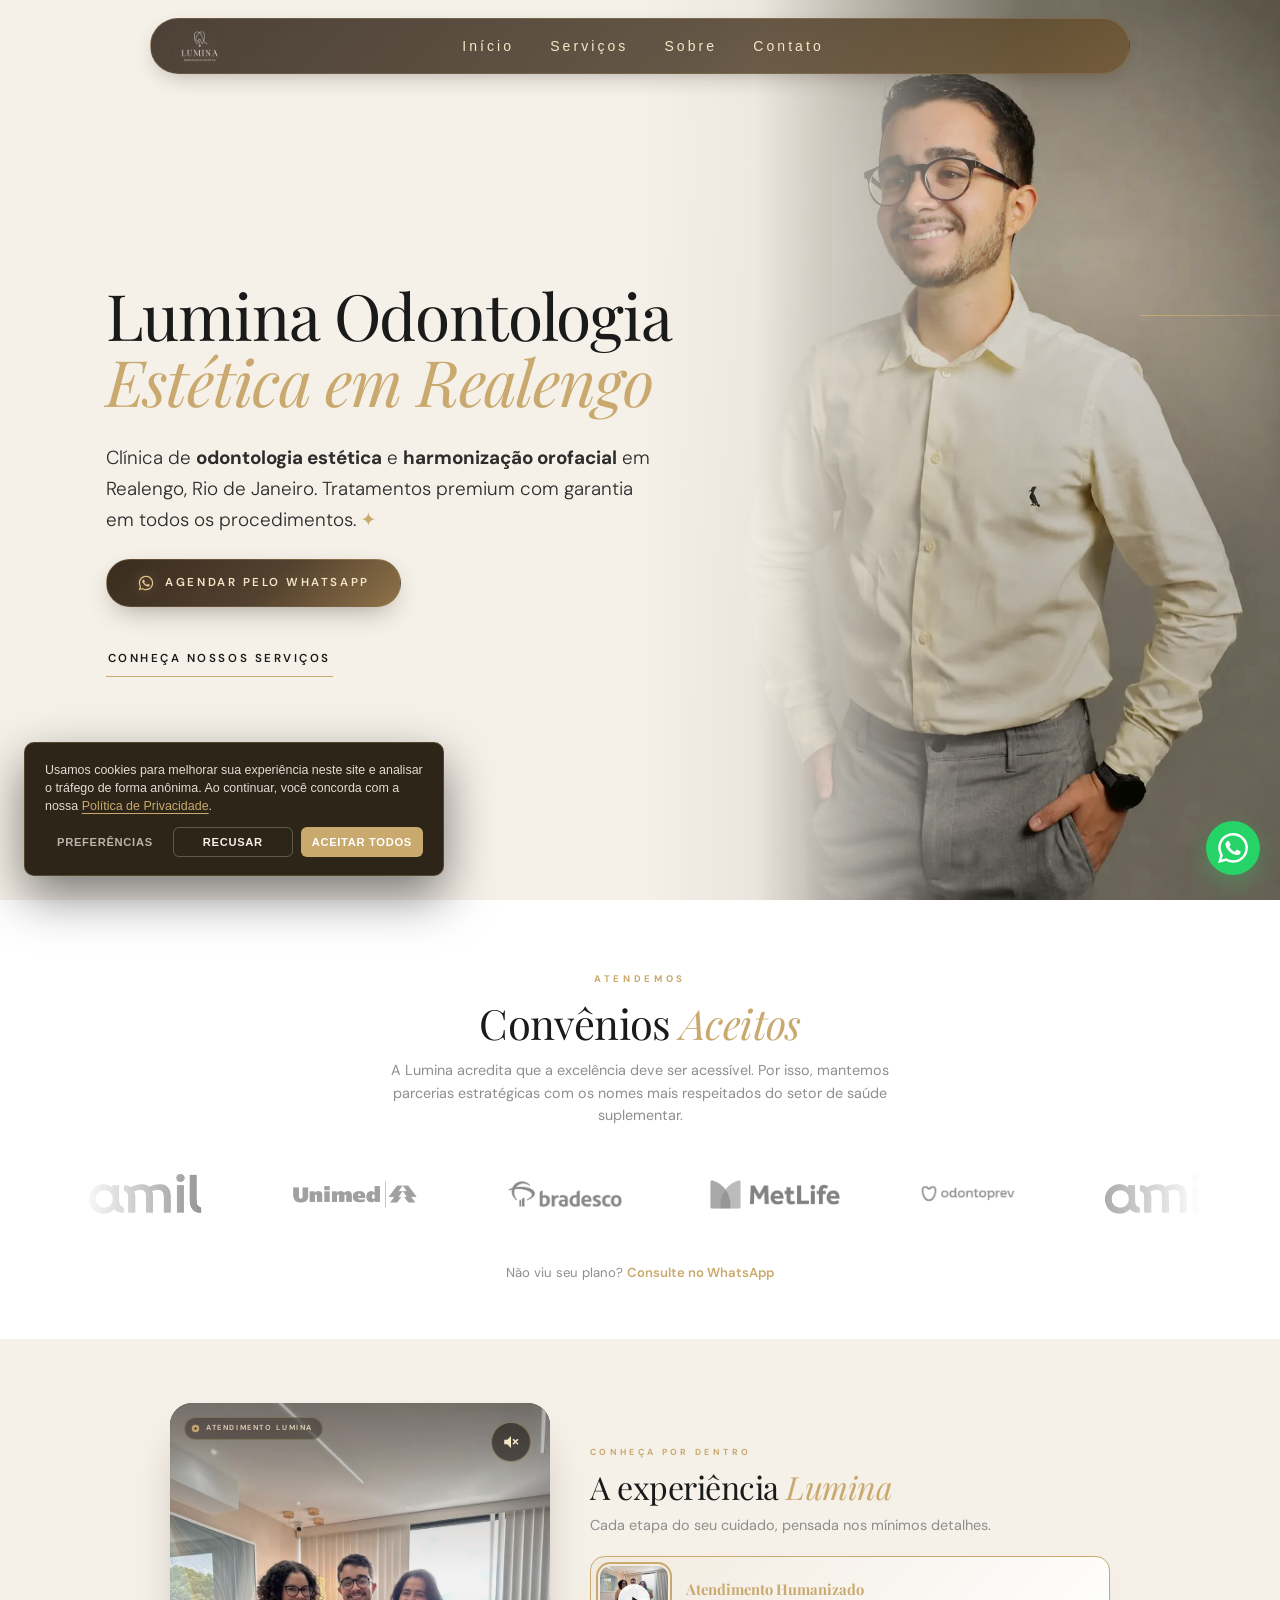
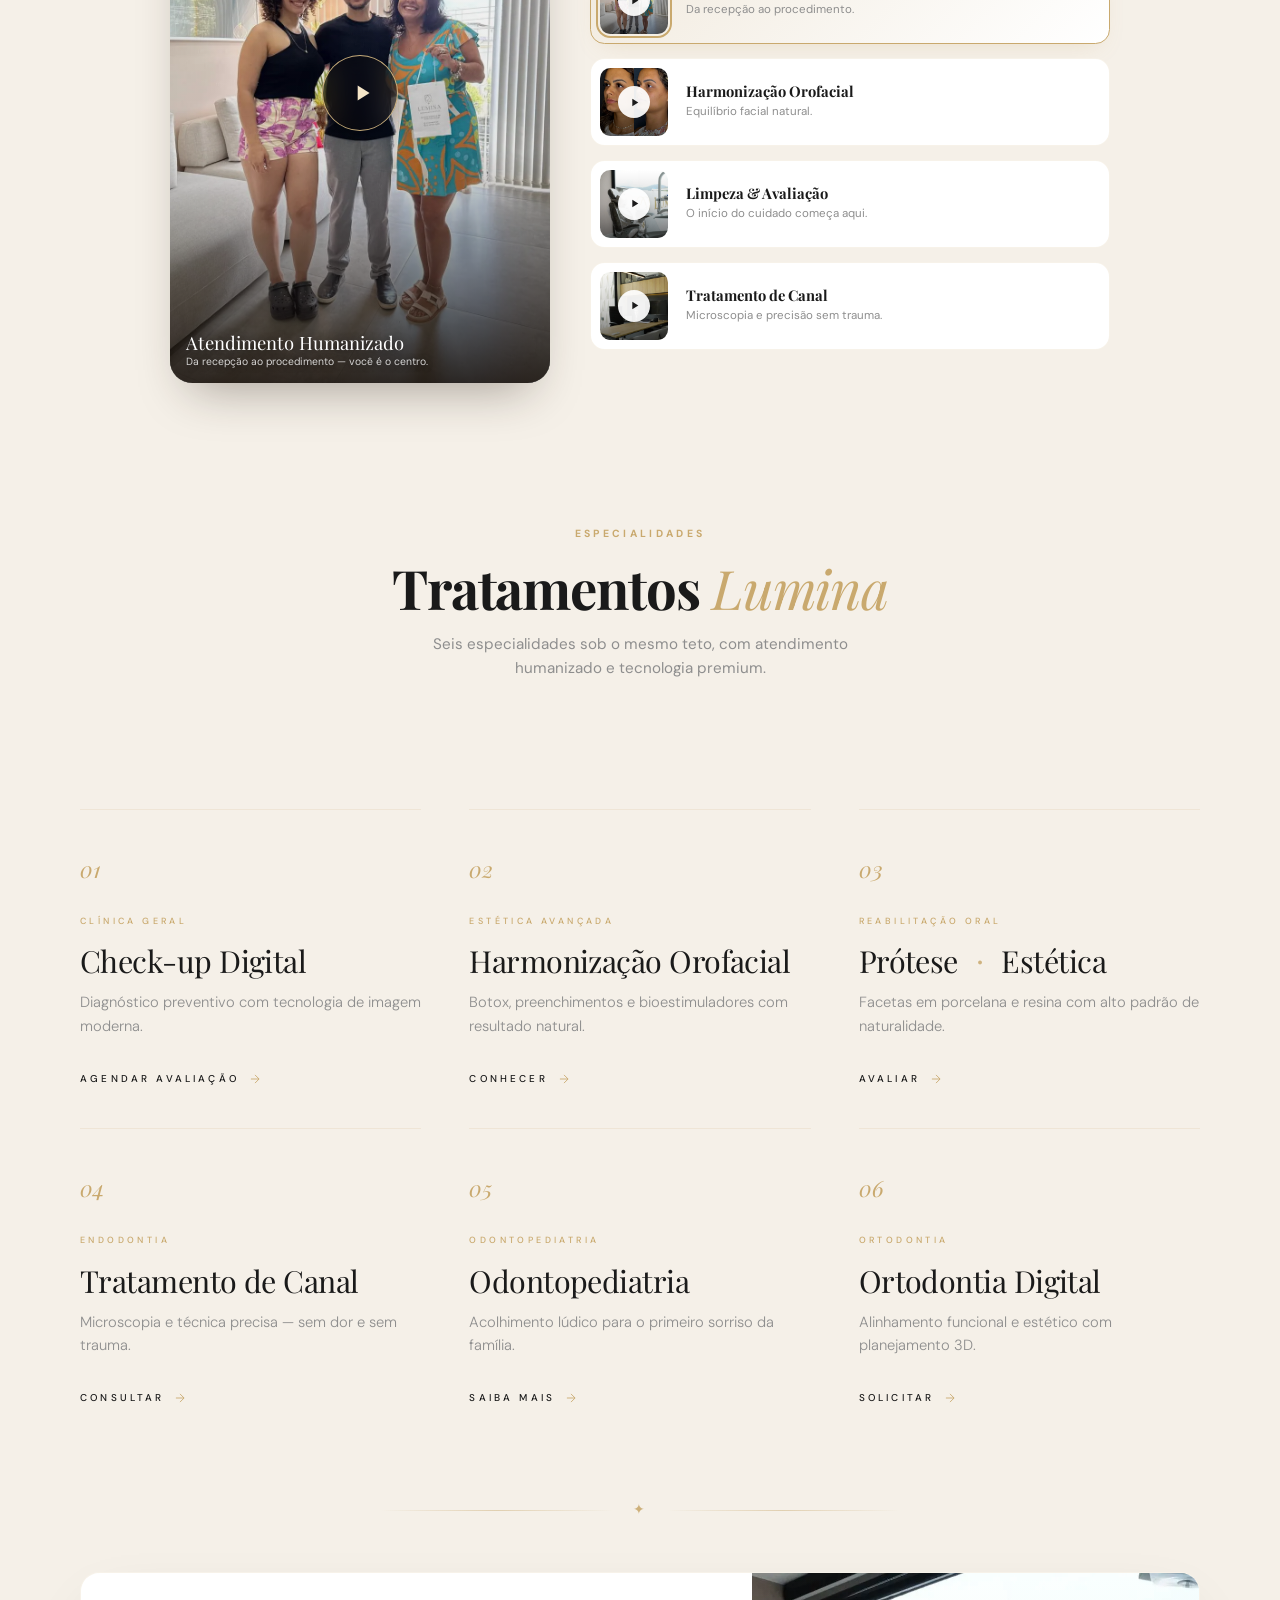
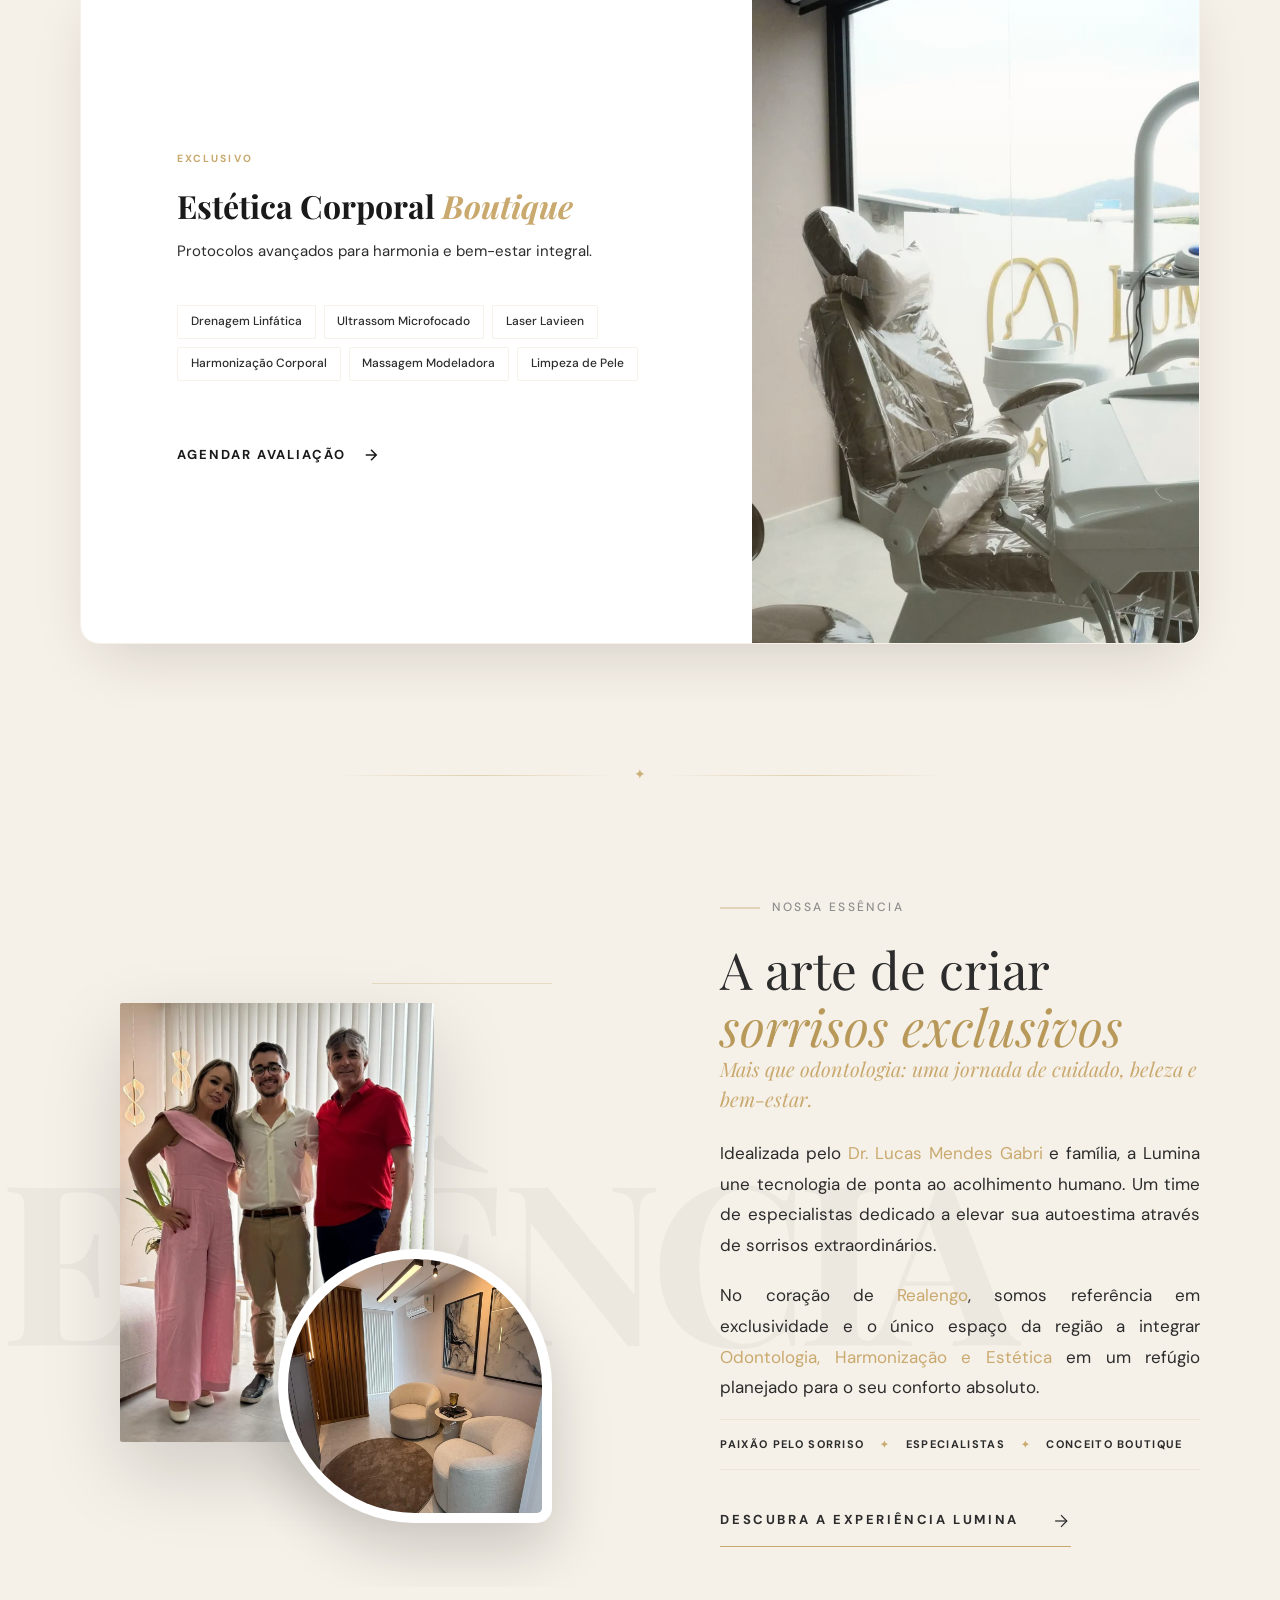
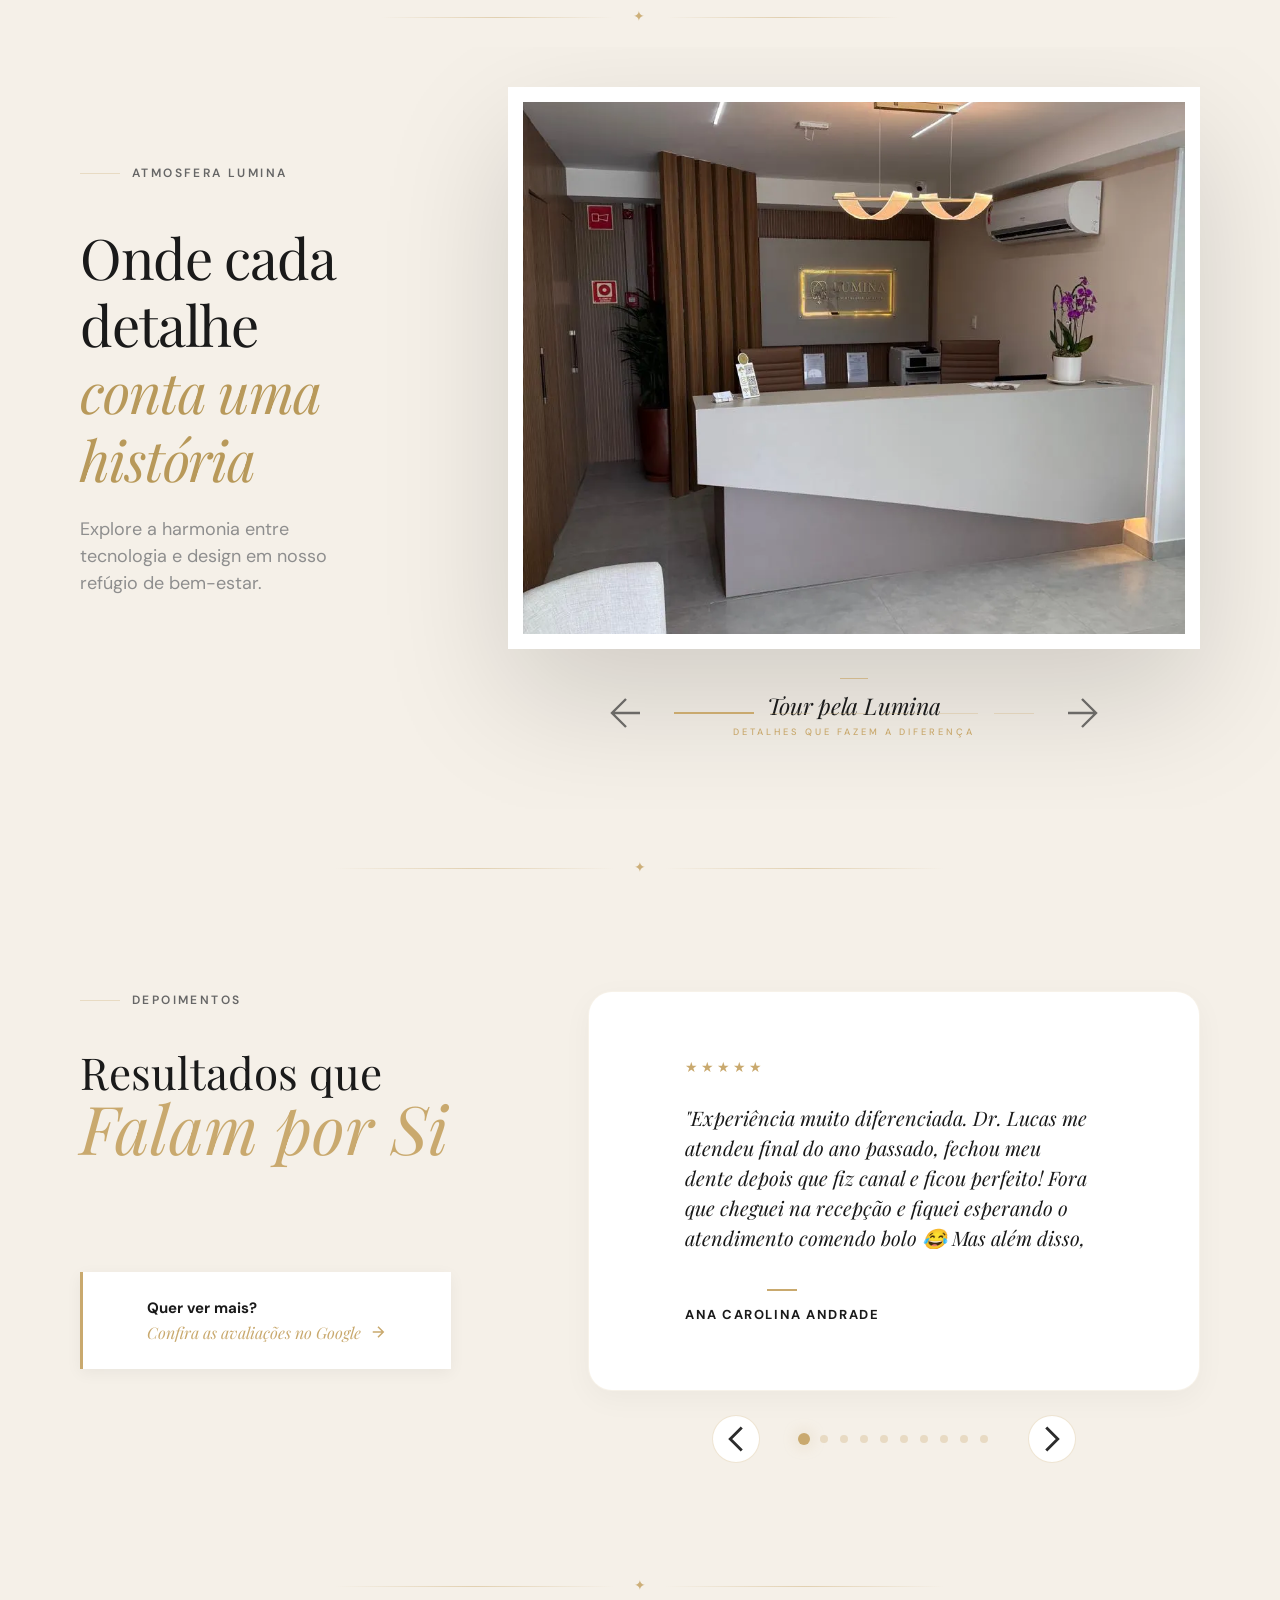
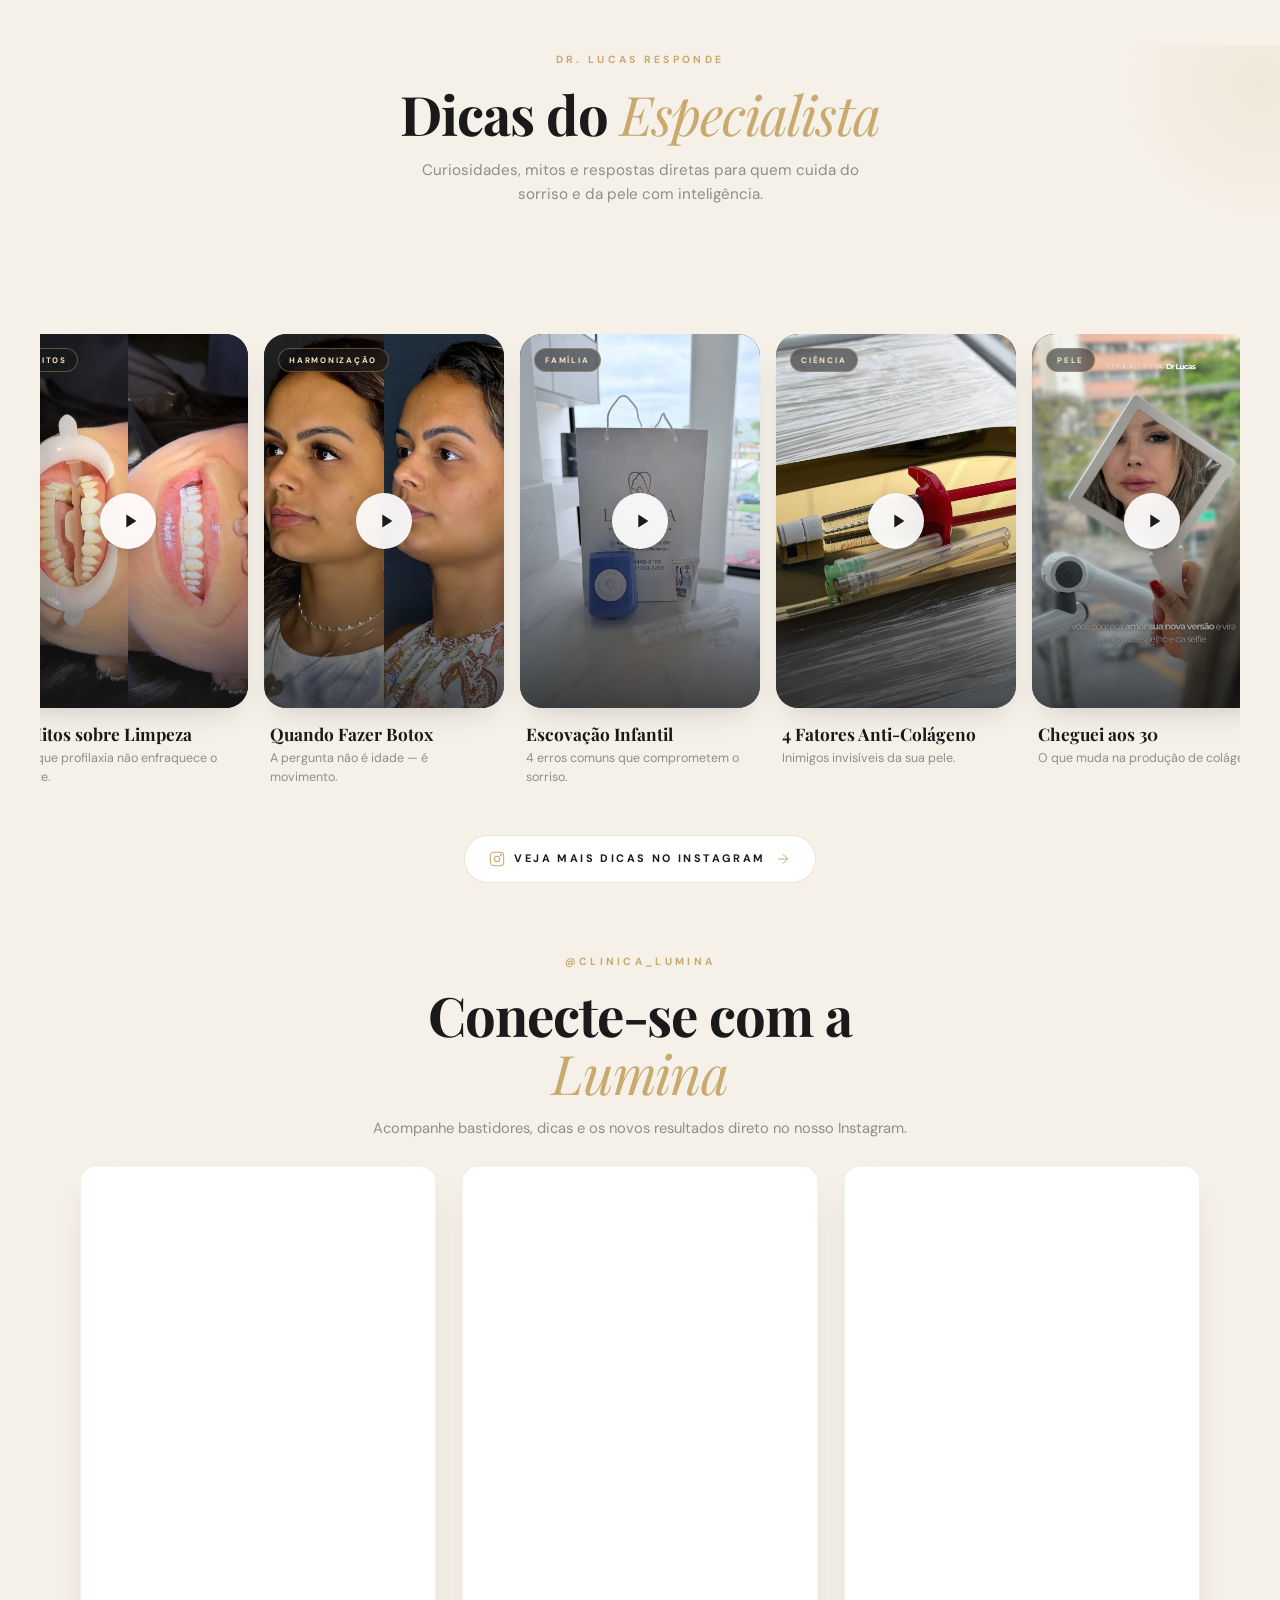
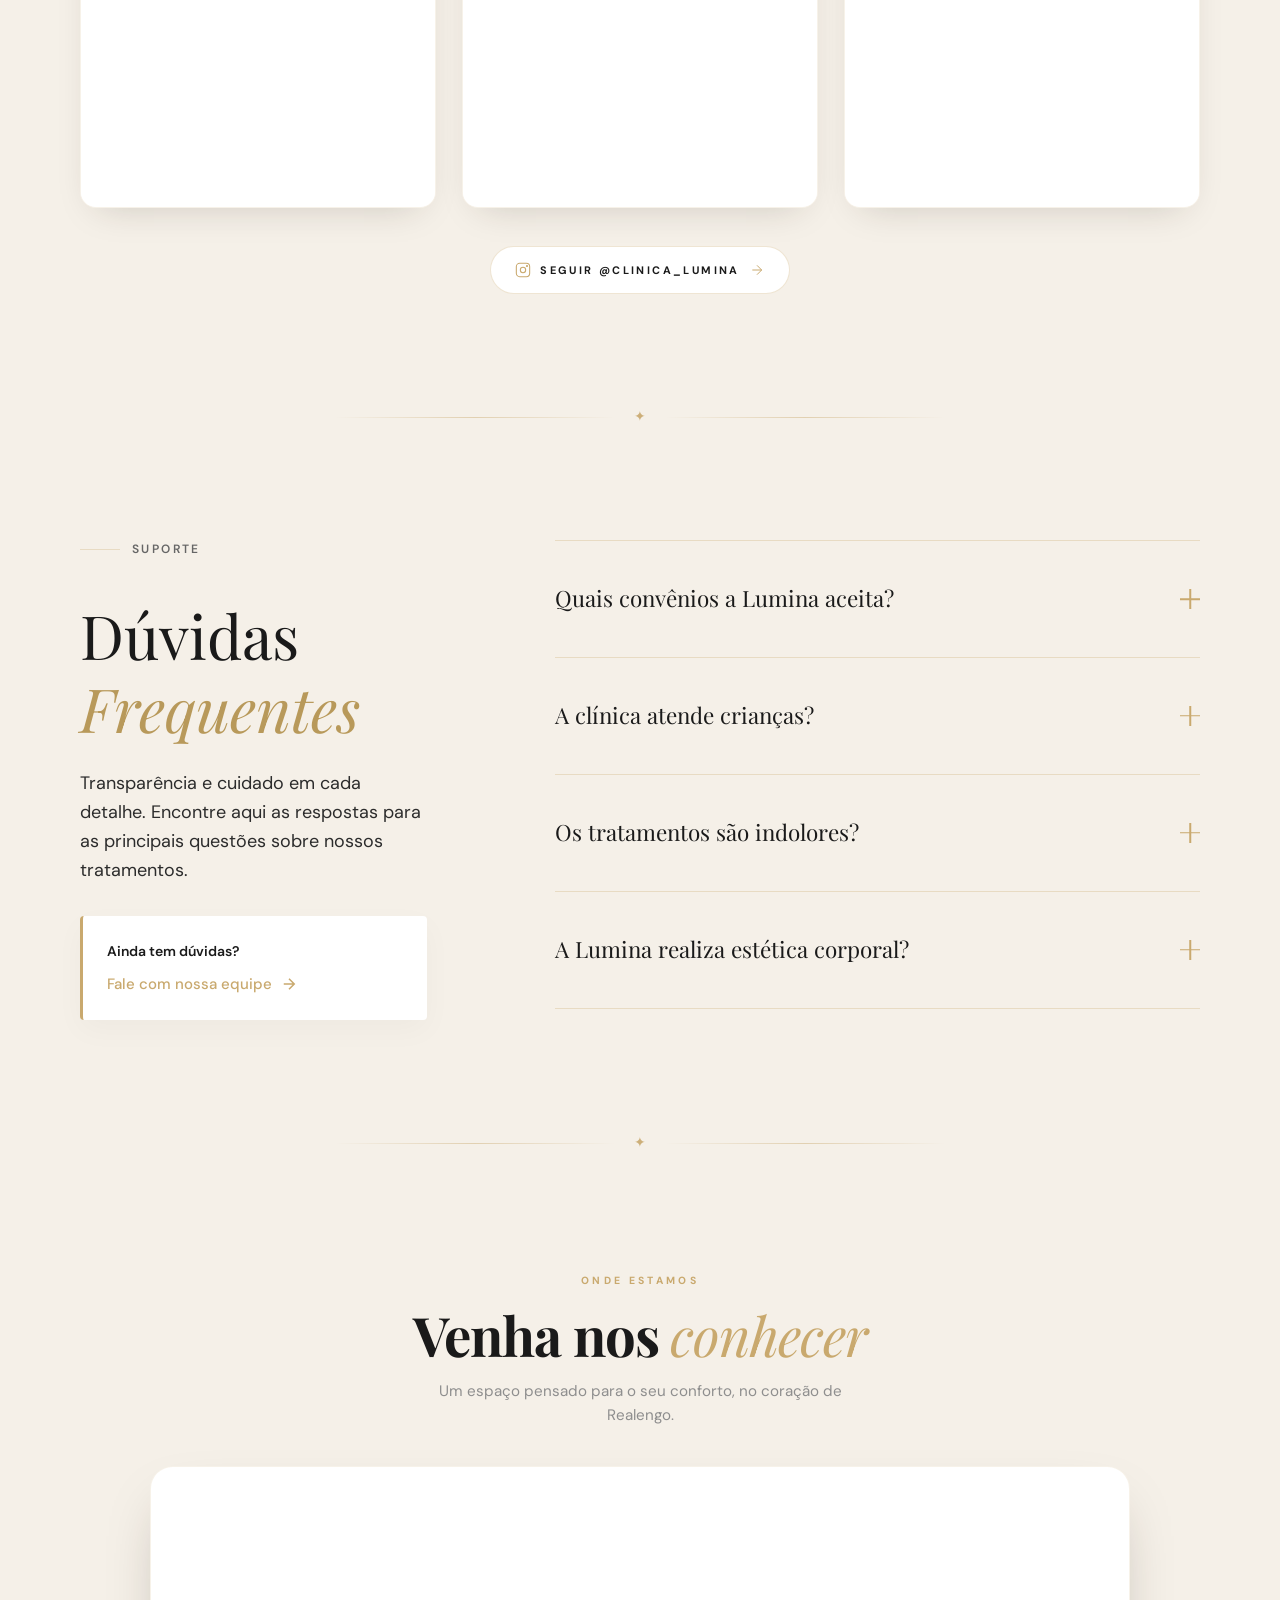
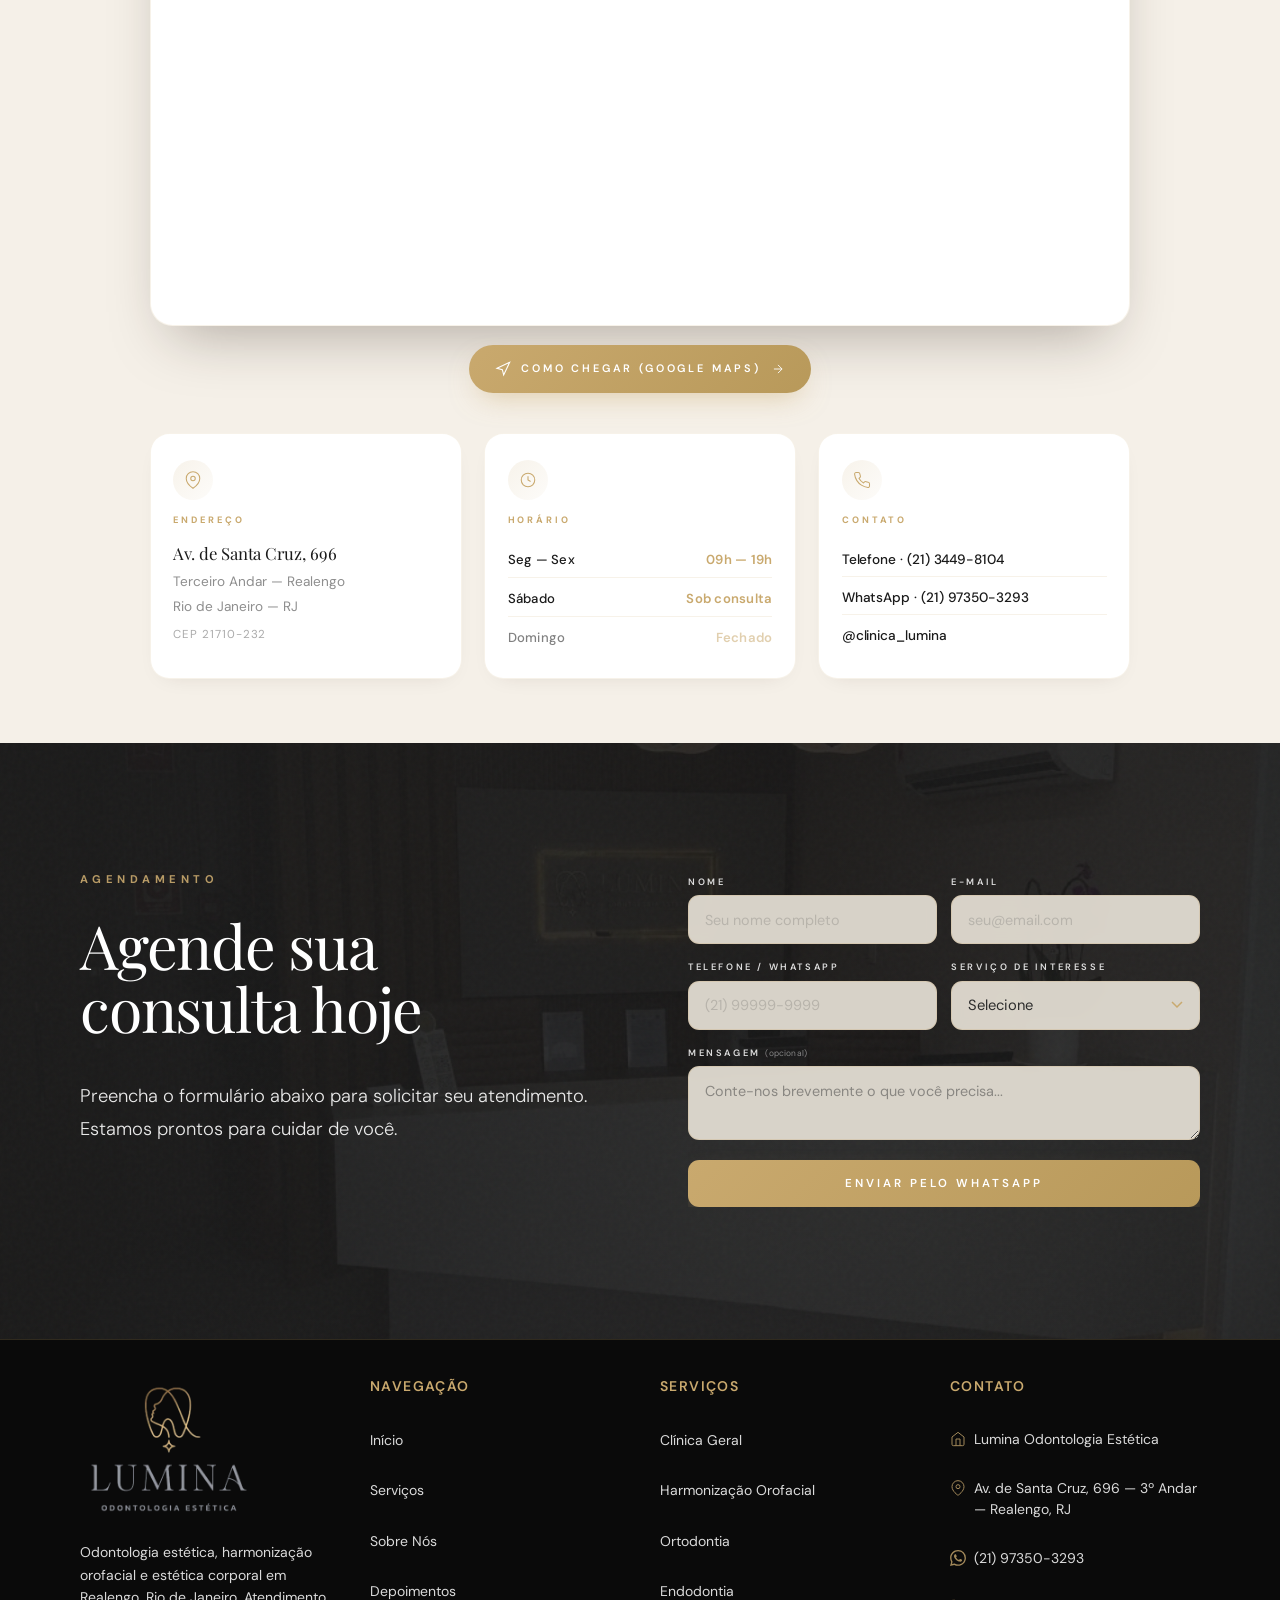
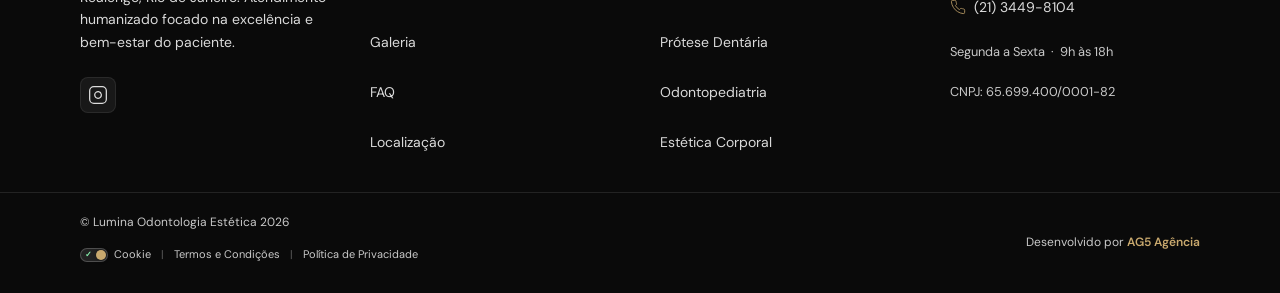
<file: index.html>
<!DOCTYPE html>
<html lang="pt-BR">
<head>
  <meta charset="UTF-8">
  <meta name="viewport" content="width=device-width, initial-scale=1.0">
  <title>Dentista em Realengo RJ - Odontologia Estética | Lumina</title>
  <meta name="description" content="Dentista em Realengo, RJ. Lumina Odontologia Estética oferece harmonização orofacial, estética corporal e atendimento humanizado com garantia em todos os tratamentos. Agende sua consulta.">
  <meta name="keywords" content="dentista realengo, odontologia estética realengo, harmonização orofacial realengo, clínica odontológica realengo, estética corporal, botox dental, preenchimento labial">
  <link rel="canonical" href="https://www.lumina.ag5agencia.site/">
  <meta name="geo.region" content="BR-RJ">
  <meta name="geo.placename" content="Realengo, Rio de Janeiro">
  <meta name="geo.position" content="-22.8784289;-43.4301962">
  <meta name="ICBM" content="-22.8784289, -43.4301962">
  <link rel="preconnect" href="https://fonts.googleapis.com">
  <link rel="preconnect" href="https://fonts.gstatic.com" crossorigin>
  
  <!-- Preload LCP Image -->
  <link rel="preload" href="Assets/dr-lucas-gabri-dentista-realengo.webp" as="image" fetchpriority="high">

  <!-- Google Fonts: Async Load -->
  <link rel="preload" href="https://fonts.googleapis.com/css2?family=Playfair+Display:wght@400;700&family=DM+Sans:wght@300;400;500&display=swap" as="style" onload="this.onload=null;this.rel='stylesheet'">
  <noscript><link href="https://fonts.googleapis.com/css2?family=Playfair+Display:wght@400;700&family=DM+Sans:wght@300;400;500&display=swap" rel="stylesheet"></noscript>

  <!-- Performance fix: CSS principal com preload + CSS crítico inline fallback de fonte para o LCP -->
  <link rel="preload" href="style.css" as="style">
  <link rel="stylesheet" href="style.css">
  <style>
    /* LCP fix: fallback de fonte aplicado ao hero (Playfair Display → Georgia / DM Sans → system-ui)
       garante que o LCP renderize imediatamente, sem esperar a fonte externa do Google */
    .hero-title, .hero-line, .hero-line-1, .hero-line-2 {
      font-family: 'Playfair Display', Georgia, 'Times New Roman', serif;
    }
    .hero-subtitle {
      font-family: 'DM Sans', system-ui, -apple-system, 'Segoe UI', sans-serif;
    }
    /* Garante que o elemento LCP nunca fique invisível, mesmo se o CSS principal demorar */
    .hero-title { opacity: 1; visibility: visible; }
  </style>
  <!-- PageSpeed fix: CSS não crítico (cookie banner) async-load -->
  <link rel="preload" href="cookie-banner.css" as="style" onload="this.onload=null;this.rel='stylesheet'">
  <noscript><link rel="stylesheet" href="cookie-banner.css"></noscript>
  <!-- Open Graph -->
  <meta property="og:type" content="website">
  <meta property="og:locale" content="pt_BR">
  <meta property="og:url" content="https://www.lumina.ag5agencia.site/">
  <meta property="og:title" content="Dentista em Realengo RJ | Lumina Odontologia Estética">
  <meta property="og:description" content="Dentista em Realengo, RJ. Harmonização orofacial, estética corporal e atendimento humanizado com garantia em todos os tratamentos.">
  <meta property="og:image" content="https://www.lumina.ag5agencia.site/Assets/dr-lucas-gabri-dentista-realengo.webp">
  <meta property="og:image:width" content="1200">
  <meta property="og:image:height" content="800">
  <meta property="og:site_name" content="Lumina Odontologia Estética">
  <!-- Twitter Card -->
  <meta name="twitter:card" content="summary_large_image">
  <meta name="twitter:title" content="Dentista em Realengo RJ | Lumina Odontologia Estética">
  <meta name="twitter:description" content="Dentista em Realengo, RJ. Harmonização orofacial, estética corporal e atendimento humanizado com garantia.">
  <meta name="twitter:image" content="https://www.lumina.ag5agencia.site/Assets/dr-lucas-gabri-dentista-realengo.webp">
  <link rel="shortcut icon" href="Assets/favicon-lumina-odontologia.ico" type="image/x-icon">
  <!-- Schema.org JSON-LD (@graph — AG5 v2.2) -->
  <script type="application/ld+json">
  {
    "@context": "https://schema.org",
    "@graph": [

      {
        "@type": ["Dentist", "BeautySalon"],
        "@id": "https://www.lumina.ag5agencia.site/#negocio",

        "name": "Lumina Odontologia Estética",
        "alternateName": "Lumina Odontologia Estética | Dentista em Realengo | Harmonização Orofacial | Estética Corporal | Endodontia | Ortodontia",
        "legalName": "Lumina Odontologia Estética LTDA",

        "url": "https://www.lumina.ag5agencia.site/",
        "logo": "https://www.lumina.ag5agencia.site/Assets/logo-lumina-odontologia-desktop.webp",
        "image": [
          "https://www.lumina.ag5agencia.site/Assets/dr-lucas-gabri-dentista-realengo.webp",
          "https://www.lumina.ag5agencia.site/Assets/recepcao-moderna-lumina-odontologia.webp"
        ],
        "description": "Dentista em Realengo, RJ. Clínica de odontologia estética, harmonização orofacial e estética corporal. Atendimento humanizado focado na experiência e bem-estar do paciente.",
        "telephone": ["+552134498104", "+5521973503293"],
        "contactPoint": [
          {
            "@type": "ContactPoint",
            "telephone": "+552134498104",
            "contactType": "reservations",
            "areaServed": "BR",
            "availableLanguage": "Portuguese",
            "contactOption": "TollFree"
          },
          {
            "@type": "ContactPoint",
            "telephone": "+5521973503293",
            "contactType": "customer service",
            "areaServed": "BR",
            "availableLanguage": "Portuguese",
            "contactOption": "HearingImpairedSupported"
          }
        ],
        "priceRange": "$$",
        "currenciesAccepted": "BRL",
        "paymentAccepted": "Dinheiro, Cartão de Crédito, Cartão de Débito, Convênio Odontológico",
        "foundingDate": "2025-11",

        "address": {
          "@type": "PostalAddress",
          "streetAddress": "Av. de Santa Cruz, 696 - Terceiro Andar",
          "addressLocality": "Realengo",
          "addressRegion": "RJ",
          "postalCode": "21710-232",
          "addressCountry": "BR"
        },

        "geo": {
          "@type": "GeoCoordinates",
          "latitude": -22.87832020,
          "longitude": -43.43018110
        },

        "openingHoursSpecification": [
          {
            "@type": "OpeningHoursSpecification",
            "dayOfWeek": ["Monday","Tuesday","Wednesday","Thursday","Friday"],
            "opens": "09:00",
            "closes": "18:00"
          }
        ],

        "areaServed": [
          {
            "@type": "City",
            "name": "Rio de Janeiro",
            "containedInPlace": {
              "@type": "State",
              "name": "Rio de Janeiro"
            }
          },
          { "@type": "Place", "name": "Realengo" },
          { "@type": "Place", "name": "Bangu" },
          { "@type": "Place", "name": "Padre Miguel" },
          { "@type": "Place", "name": "Senador Camará" },
          { "@type": "Place", "name": "Senador Vasconcelos" },
          { "@type": "Place", "name": "Santíssimo" },
          { "@type": "Place", "name": "Magalhães Bastos" },
          { "@type": "Place", "name": "Sulacap" }
        ],

        "founder": {
          "@type": "Person",
          "name": "Dr. Lucas Mendes Gabri",
          "jobTitle": "Cirurgião-Dentista — CRO-RJ 51506",
          "description": "Fundador da Lumina Odontologia Estética em Realengo. Especialista em odontologia estética e harmonização orofacial.",
          "image": "https://www.lumina.ag5agencia.site/Assets/dr-lucas-gabri-dentista-realengo.webp",
          "sameAs": ["https://www.instagram.com/dr.lucasmendesg/"]
        },

        "hasOfferCatalog": {
          "@type": "OfferCatalog",
          "name": "Serviços de Lumina Odontologia Estética | Dentista em Realengo | Harmonização Orofacial | Estética Corporal",
          "itemListElement": [
            {
              "@type": "Offer",
              "itemOffered": {
                "@type": "Service",
                "name": "Clínica Geral e Check-up Digital",
                "description": "Limpeza dentária, restauração, extrações e diagnósticos preventivos com tecnologia de última geração.",
                "areaServed": "Realengo – RJ",
                "provider": { "@id": "https://www.lumina.ag5agencia.site/#negocio" }
              }
            },
            {
              "@type": "Offer",
              "itemOffered": {
                "@type": "Service",
                "name": "Harmonização Orofacial",
                "description": "Botox, preenchimento labial, preenchimento facial, bioestimuladores de colágeno e fios de PDO.",
                "areaServed": "Realengo – RJ",
                "provider": { "@id": "https://www.lumina.ag5agencia.site/#negocio" }
              }
            },
            {
              "@type": "Offer",
              "itemOffered": {
                "@type": "Service",
                "name": "Prótese e Estética Dental",
                "description": "Facetas em porcelana e resina, próteses e implantes com alto padrão de naturalidade.",
                "areaServed": "Realengo – RJ",
                "provider": { "@id": "https://www.lumina.ag5agencia.site/#negocio" }
              }
            },
            {
              "@type": "Offer",
              "itemOffered": {
                "@type": "Service",
                "name": "Endodontia Especializada",
                "description": "Tratamento de canal com microscopia para máximo conforto e segurança.",
                "areaServed": "Realengo – RJ",
                "provider": { "@id": "https://www.lumina.ag5agencia.site/#negocio" }
              }
            },
            {
              "@type": "Offer",
              "itemOffered": {
                "@type": "Service",
                "name": "Odontopediatria",
                "description": "Atendimento odontológico humanizado e lúdico para crianças.",
                "areaServed": "Realengo – RJ",
                "provider": { "@id": "https://www.lumina.ag5agencia.site/#negocio" }
              }
            },
            {
              "@type": "Offer",
              "itemOffered": {
                "@type": "Service",
                "name": "Ortodontia Digital",
                "description": "Aparelho ortodôntico e sistemas modernos para alinhamento funcional e estético.",
                "areaServed": "Realengo – RJ",
                "provider": { "@id": "https://www.lumina.ag5agencia.site/#negocio" }
              }
            },
            {
              "@type": "Offer",
              "itemOffered": {
                "@type": "Service",
                "name": "Estética Corporal Boutique",
                "description": "Drenagem linfática, ultrassom microfocado, laser Lavieen, harmonização corporal, massagem modeladora e limpeza de pele.",
                "areaServed": "Realengo – RJ",
                "provider": { "@id": "https://www.lumina.ag5agencia.site/#negocio" }
              }
            }
          ]
        },

        "aggregateRating": {
          "@type": "AggregateRating",
          "ratingValue": "5.0",
          "reviewCount": "15",
          "bestRating": "5",
          "worstRating": "1"
        },

        "sameAs": [
          "https://share.google/27CWbQ4zzTNDSJMwu",
          "https://www.instagram.com/clinica_lumina/"
        ]
      },

      {
        "@type": "WebSite",
        "@id": "https://www.lumina.ag5agencia.site/#website",
        "url": "https://www.lumina.ag5agencia.site/",
        "name": "Lumina Odontologia Estética | Dentista em Realengo | Harmonização Orofacial | Estética Corporal | Endodontia | Ortodontia",
        "publisher": { "@id": "https://www.lumina.ag5agencia.site/#negocio" },
        "inLanguage": "pt-BR"
      },

      {
        "@type": "WebPage",
        "@id": "https://www.lumina.ag5agencia.site/#webpage",
        "url": "https://www.lumina.ag5agencia.site/",
        "name": "Dentista em Realengo RJ - Odontologia Estética | Lumina",
        "description": "Dentista em Realengo, RJ. Clínica de odontologia estética, harmonização orofacial e estética corporal. Atendimento humanizado focado na experiência e bem-estar do paciente.",
        "isPartOf": { "@id": "https://www.lumina.ag5agencia.site/#website" },
        "about": { "@id": "https://www.lumina.ag5agencia.site/#negocio" },
        "inLanguage": "pt-BR",
        "datePublished": "2025-11-01",
        "dateModified": "2026-05-10"
      },

      {
        "@type": "FAQPage",
        "@id": "https://www.lumina.ag5agencia.site/#faq",
        "mainEntity": [
          {
            "@type": "Question",
            "name": "Quais convênios a Lumina aceita?",
            "acceptedAnswer": {
              "@type": "Answer",
              "text": "Trabalhamos com os principais convênios odontológicos do mercado, incluindo Amil, Unimed, Bradesco, MetLife e Odontoprev. Caso seu plano não esteja na lista, entre em contato para verificar a possibilidade de reembolso."
            }
          },
          {
            "@type": "Question",
            "name": "A clínica atende crianças?",
            "acceptedAnswer": {
              "@type": "Answer",
              "text": "Sim, possuímos atendimento especializado em odontopediatria. Nosso ambiente foi projetado para ser lúdico e acolhedor, garantindo que a primeira experiência das crianças com o dentista seja positiva e livre de traumas."
            }
          },
          {
            "@type": "Question",
            "name": "Os tratamentos são indolores?",
            "acceptedAnswer": {
              "@type": "Answer",
              "text": "Priorizamos o seu conforto absoluto. Utilizamos as técnicas mais modernas de anestesia e sedação leve, além de um atendimento humanizado focado em pacientes com fobia ou ansiedade odontológica."
            }
          },
          {
            "@type": "Question",
            "name": "A Lumina realiza estética corporal?",
            "acceptedAnswer": {
              "@type": "Answer",
              "text": "Sim. Somos uma clínica integrada que une Odontologia, Harmonização Orofacial e Estética Corporal. Oferecemos protocolos exclusivos de drenagem, laser Lavieen e bioestimuladores em um espaço boutique reservado."
            }
          }
        ]
      }

    ]
  }
  </script>
</head>
<body class="preloading">

<script>
    // Preloader: mantém visível pelo tempo da animação (≈1.7s) ou até window load
    (function() {
        var MIN_TIME = 1700;
        var startedAt = Date.now();
        function hide() {
            var el = document.getElementById('lumina-preloader');
            if (!el) return;
            var elapsed = Date.now() - startedAt;
            var wait = Math.max(0, MIN_TIME - elapsed);
            setTimeout(function() {
                el.classList.add('is-hidden');
                document.body.classList.remove('preloading');
                setTimeout(function() { el.remove(); }, 800);
            }, wait);
        }
        if (document.readyState === 'complete') hide();
        else window.addEventListener('load', hide);
        setTimeout(hide, 6000);
    })();
</script>

<!-- Accessibility fix: WhatsApp Premium duplicado removido (estava replicado no fim do body com o mesmo id; manter apenas uma instância pra evitar IDs duplicados) -->

<!-- ═══════════════════════════════════════
     PRELOADER MINIMALISTA PREMIUM
═══════════════════════════════════════ -->
<div id="lumina-preloader" class="preloader" aria-hidden="true">
    <div class="preloader-bg"></div>
    <div class="preloader-content">
        <div class="preloader-logo-ring">
            <svg class="preloader-ring-svg" viewBox="0 0 120 120" aria-hidden="true">
                <circle class="preloader-ring-track" cx="60" cy="60" r="56" />
                <circle class="preloader-ring-progress" cx="60" cy="60" r="56" />
            </svg>
            <div class="preloader-logo">
                <!-- Performance fix: dimensões explícitas para evitar CLS no preloader -->
                <img src="Assets/logo-lumina-odontologia-mobile.webp" alt="Lumina" width="80" height="80">
            </div>
        </div>
        <div class="preloader-progress" aria-hidden="true">
            <div class="preloader-bar"><span></span></div>
            <p class="preloader-loading-text">
                Carregando<span class="preloader-dot">.</span><span class="preloader-dot">.</span><span class="preloader-dot">.</span>
            </p>
        </div>
    </div>
</div>
  <!-- ========== NAVBAR PREMIUM ========== -->
  <header class="navbar-wrapper">
    <!-- Main Navigation -->
    <nav class="navbar" id="navbar" role="navigation" aria-label="Navegação principal">
      <div class="navbar-container">
        <!-- Brand / Logo -->
        <a href="#" class="navbar-logo" aria-label="Lumina Odontologia Estética - Início">
          <picture>
            <source media="(min-width: 768px)" srcset="Assets/logo-lumina-odontologia-desktop.webp">
            <!-- Performance fix: width/height para evitar CLS no logo da navbar -->
            <img src="Assets/logo-lumina-odontologia-mobile.webp" alt="Lumina Odontologia Estética" class="logo-image" width="140" height="40">
          </picture>
        </a>

        <!-- Desktop Menu -->
        <div class="navbar-desktop">
          <ul class="navbar-links" role="menubar">
            <li class="nav-item" role="none"><a href="#inicio" class="nav-link" role="menuitem">Início</a></li>
            <li class="nav-item" role="none"><a href="#servicos" class="nav-link" role="menuitem">Serviços</a></li>
            <li class="nav-item" role="none"><a href="#sobre" class="nav-link" role="menuitem">Sobre</a></li>
            <li class="nav-item" role="none"><a href="#cta" class="nav-link" role="menuitem">Contato</a></li>
          </ul>
        </div>

        <!-- Mobile Toggle -->
        <button class="navbar-toggle" id="navbarToggle" aria-label="Abrir menu" aria-expanded="false" aria-controls="drawer">
          <span class="hamburger-line"></span>
          <span class="hamburger-line"></span>
          <span class="hamburger-line"></span>
        </button>
      </div>
    </nav>
  </header>

  <!-- ========== HERO ========== -->
  <header class="hero" id="inicio" role="banner">
    <div class="hero-content">
      <div class="hero-text">

        <h1 class="hero-title">
          <span class="hero-line hero-line-1">Lumina Odontologia</span>
          <span class="hero-line hero-line-2">Estética em Realengo</span>
          <span class="visually-hidden">— Harmonização Orofacial, Estética Dental, Implantes e Ortodontia. Atendimento humanizado premium no Rio de Janeiro.</span>
        </h1>
        <p class="hero-subtitle">Clínica de <strong>odontologia estética</strong> e <strong>harmonização orofacial</strong> em Realengo, Rio de Janeiro. Tratamentos premium com garantia em todos os procedimentos. <span class="hero-star" aria-hidden="true">✦</span></p>
        <div class="hero-actions">
          <a href="https://wa.me/5521973503293?text=Ol%C3%A1%2C%20vim%20atrav%C3%A9s%20do%20site%20e%20gostaria%20de%20agendar%20uma%20consulta%20na%20Lumina."
             class="btn btn-primary" target="_blank" rel="noopener noreferrer" aria-label="Agendar pelo WhatsApp">
            <svg class="btn-wa-icon" viewBox="0 0 32 32" aria-hidden="true">
              <path fill="currentColor" d="M16.003 3.2c-7.07 0-12.8 5.73-12.8 12.8 0 2.26.6 4.46 1.73 6.4L3.2 28.8l6.55-1.71a12.78 12.78 0 0 0 6.25 1.62h.01c7.07 0 12.8-5.73 12.8-12.8s-5.74-12.71-12.81-12.71zm0 23.46h-.01a10.6 10.6 0 0 1-5.4-1.48l-.39-.23-4.03 1.05 1.08-3.93-.25-.4a10.62 10.62 0 0 1-1.63-5.67c0-5.88 4.78-10.66 10.65-10.66 2.85 0 5.52 1.11 7.54 3.13a10.6 10.6 0 0 1 3.12 7.54c.01 5.88-4.78 10.65-10.68 10.65zm5.84-7.97c-.32-.16-1.9-.94-2.2-1.04-.29-.11-.5-.16-.72.16-.21.32-.82 1.04-1 1.25-.18.21-.37.24-.69.08-.32-.16-1.35-.5-2.57-1.59-.95-.85-1.59-1.89-1.78-2.21-.18-.32-.02-.49.14-.65.15-.14.32-.37.48-.55.16-.18.21-.32.32-.53.11-.21.05-.4-.03-.55-.08-.16-.72-1.73-.99-2.37-.26-.62-.53-.54-.72-.55l-.62-.01c-.21 0-.55.08-.85.4s-1.12 1.09-1.12 2.66 1.15 3.08 1.31 3.29c.16.21 2.27 3.46 5.5 4.85.77.33 1.37.53 1.83.68.77.24 1.47.21 2.02.13.62-.09 1.9-.78 2.17-1.53.27-.75.27-1.39.19-1.53-.08-.13-.29-.21-.61-.37z"/>
            </svg>
            <span>Agendar pelo WhatsApp</span>
          </a>
          <a href="#servicos" class="btn-link-minimal">
            Conheça nossos serviços
          </a>
        </div>
      </div>
      <div class="hero-decorative-line" aria-hidden="true"></div>
    </div>
    <div class="hero-image-wrapper">
      <div class="hero-image-overlay" aria-hidden="true"></div>
      <div class="hero-image-flare" aria-hidden="true"></div>
      <video class="hero-image" id="heroVideo"
             autoplay muted playsinline preload="auto"
             poster="Assets/dr-lucas-gabri-dentista-realengo.webp"
             aria-label="Vídeo institucional da Clínica Lumina Odontologia em Realengo"
             data-playback-rate="0.65"
             data-loop-start="8"
             width="1200" height="800">
        <source src="https://assets.cdn.filesafe.space/7hzaWcGgawCV1WudlwA7/media/69ffd2b2bc1f77cc35477f5a.mp4#t=8" type="video/mp4">
        <img src="Assets/dr-lucas-gabri-dentista-realengo.webp"
             alt="Dr. Lucas Mendes Gabri, dentista responsável pela Clínica Lumina em Realengo"
             class="hero-image" loading="eager" fetchpriority="high" width="1200" height="800">
      </video>
      <div class="hero-image-texture" aria-hidden="true"></div>
    </div>
  </header>



  <!-- ========== CONTEÚDO PRINCIPAL ========== -->
  <main id="conteudo-principal">

    <!-- ========== CONVÊNIOS ACEITOS (logos minimalistas em loop) ========== -->
    <section class="conv-premium" id="convenios" aria-labelledby="convenios-titulo">
      <div class="container">
        <header class="conv-premium-header reveal-on-scroll">
          <span class="conv-premium-eyebrow">Atendemos</span>
          <h2 class="conv-premium-title" id="convenios-titulo">Convênios <em>Aceitos</em></h2>
          <p class="conv-premium-sub">A Lumina acredita que a excelência deve ser acessível. Por isso, mantemos parcerias estratégicas com os nomes mais respeitados do setor de saúde suplementar.</p>
        </header>

        <div class="conv-marquee" aria-label="Carrossel de convênios aceitos">
          <div class="conv-track">
            <!-- Performance fix: width/height nas logos para evitar CLS no marquee -->
            <div class="conv-item"><img src="Assets/logo-amil.webp" alt="Amil" loading="lazy" width="120" height="48"></div>
            <div class="conv-item"><img src="Assets/logo-unimed.webp" alt="Unimed" loading="lazy" width="120" height="48"></div>
            <div class="conv-item"><img src="Assets/logo-bradesco.webp" alt="Bradesco Saúde" loading="lazy" width="120" height="48"></div>
            <div class="conv-item"><img src="Assets/logo-metlife.webp" alt="MetLife" loading="lazy" width="120" height="48"></div>
            <div class="conv-item"><img src="Assets/logo-odontoprev.webp" alt="Odontoprev" loading="lazy" width="120" height="48"></div>

            <div class="conv-item" aria-hidden="true"><img src="Assets/logo-amil.webp" alt="" loading="lazy" width="120" height="48"></div>
            <div class="conv-item" aria-hidden="true"><img src="Assets/logo-unimed.webp" alt="" loading="lazy" width="120" height="48"></div>
            <div class="conv-item" aria-hidden="true"><img src="Assets/logo-bradesco.webp" alt="" loading="lazy" width="120" height="48"></div>
            <div class="conv-item" aria-hidden="true"><img src="Assets/logo-metlife.webp" alt="" loading="lazy" width="120" height="48"></div>
            <div class="conv-item" aria-hidden="true"><img src="Assets/logo-odontoprev.webp" alt="" loading="lazy" width="120" height="48"></div>
          </div>
        </div>

        <p class="conv-premium-footnote">
          Não viu seu plano?
          <a href="https://wa.me/5521973503293?text=Ol%C3%A1%2C%20vim%20atrav%C3%A9s%20do%20site%20e%20gostaria%20de%20saber%20se%20a%20Lumina%20atende%20meu%20plano%20odontol%C3%B3gico." target="_blank" rel="noopener noreferrer">Consulte no WhatsApp</a>
        </p>
      </div>
    </section>

    <!-- ========== CONHEÇA POR DENTRO — VÍDEO INSTITUCIONAL + CARROSSEL ========== -->
    <section class="boas-vindas" id="boas-vindas" aria-labelledby="boas-vindas-titulo">
      <div class="container">
        <div class="boas-vindas-layout">

          <!-- ESQUERDA: vídeo institucional grande (toca com som ao entrar na seção) -->
          <div class="boas-vindas-video reveal-on-scroll">
            <div class="bv-video-frame" data-current="atendimento">
              <video id="bvMainVideo"
                     class="bv-video-el"
                     muted playsinline preload="auto"
                     poster="Assets/dr-lucas-pacientes-recepcao-lumina.webp"
                     data-autoplay-with-sound="true">
                <source src="https://assets.cdn.filesafe.space/7hzaWcGgawCV1WudlwA7/media/6a0774af83e19ea25cffee89.mp4" type="video/mp4">
              </video>
              <div class="bv-video-overlay" aria-hidden="true"></div>

              <button type="button" class="bv-play-btn" aria-label="Tocar com som" onclick="toggleBvMainVideo(this)">
                <svg class="bv-icon-play" viewBox="0 0 24 24" fill="currentColor" aria-hidden="true"><path d="M8 5v14l11-7z"/></svg>
                <svg class="bv-icon-pause" viewBox="0 0 24 24" fill="currentColor" aria-hidden="true" style="display:none"><path d="M6 5h4v14H6zm8 0h4v14h-4z"/></svg>
              </button>

              <button type="button" class="bv-sound-btn" aria-label="Ativar/mutar som" onclick="toggleBvSound(this)">
                <svg class="bv-icon-muted" viewBox="0 0 24 24" fill="currentColor" aria-hidden="true"><path d="M3 9v6h4l5 5V4L7 9H3z"/><path d="M19 12l3-3-1.5-1.5L18 10l-2.5-2.5L14 9l2.5 2.5L14 14l1.5 1.5L18 13l2.5 2.5L22 14l-3-2z"/></svg>
                <svg class="bv-icon-loud" viewBox="0 0 24 24" fill="currentColor" aria-hidden="true" style="display:none"><path d="M3 9v6h4l5 5V4L7 9H3zm13.5 3a4.5 4.5 0 0 0-2.5-4v8a4.5 4.5 0 0 0 2.5-4zM14 3.23v2.06a7 7 0 0 1 0 13.42v2.06A9 9 0 0 0 14 3.23z"/></svg>
              </button>

              <div class="bv-badge">
                <svg viewBox="0 0 24 24" fill="currentColor" aria-hidden="true"><circle cx="12" cy="12" r="10"/><polygon points="10,8 16,12 10,16" fill="#1A1A1A"/></svg>
                <span>Atendimento Lumina</span>
              </div>

              <div class="bv-caption">
                <h3 id="bvCaptionTitle">Atendimento Humanizado</h3>
                <p id="bvCaptionDesc">Da recepção ao procedimento — você é o centro.</p>
              </div>
            </div>
          </div>

          <!-- DIREITA: carrossel de 3 vídeos institucionais -->
          <div class="boas-vindas-side reveal-on-scroll" data-delay="150">
            <div class="bv-side-header">
              <span class="bv-side-eyebrow">Conheça por dentro</span>
              <h3 class="bv-side-title">A experiência <em>Lumina</em></h3>
              <p class="bv-side-sub">Cada etapa do seu cuidado, pensada nos mínimos detalhes.</p>
            </div>

            <div class="bv-carousel">

              <article class="bv-card is-active"
                       data-video="https://assets.cdn.filesafe.space/7hzaWcGgawCV1WudlwA7/media/6a0774af83e19ea25cffee89.mp4"
                       data-title="Atendimento Humanizado"
                       data-desc="Da recepção ao procedimento — você é o centro."
                       data-poster="Assets/dr-lucas-pacientes-recepcao-lumina.webp">
                <div class="bv-card-thumb">
                  <video class="bv-card-video"
                         muted loop playsinline preload="metadata"
                         poster="Assets/dr-lucas-pacientes-recepcao-lumina.webp"
                         data-autoplay-on-view="true">
                    <source src="https://assets.cdn.filesafe.space/7hzaWcGgawCV1WudlwA7/media/6a0774af83e19ea25cffee89.mp4" type="video/mp4">
                  </video>
                  <div class="bv-card-overlay"></div>
                  <div class="bv-card-play"><svg viewBox="0 0 24 24" fill="currentColor"><path d="M8 5v14l11-7z"/></svg></div>
                </div>
                <div class="bv-card-info">
                  <h4>Atendimento Humanizado</h4>
                  <p>Da recepção ao procedimento.</p>
                </div>
              </article>

              <article class="bv-card"
                       data-video="https://assets.cdn.filesafe.space/7hzaWcGgawCV1WudlwA7/media/6a0769f9ea36308bcf7acf1d.mp4"
                       data-title="Harmonização Orofacial"
                       data-desc="Equilíbrio facial natural com técnica e bom senso estético."
                       data-poster="Assets/harmonizacao-facial-feminina-lumina.webp">
                <div class="bv-card-thumb">
                  <video class="bv-card-video"
                         muted loop playsinline preload="metadata"
                         poster="Assets/harmonizacao-facial-feminina-lumina.webp"
                         data-autoplay-on-view="true">
                    <source src="https://assets.cdn.filesafe.space/7hzaWcGgawCV1WudlwA7/media/6a0769f9ea36308bcf7acf1d.mp4" type="video/mp4">
                  </video>
                  <div class="bv-card-overlay"></div>
                  <div class="bv-card-play"><svg viewBox="0 0 24 24" fill="currentColor"><path d="M8 5v14l11-7z"/></svg></div>
                </div>
                <div class="bv-card-info">
                  <h4>Harmonização Orofacial</h4>
                  <p>Equilíbrio facial natural.</p>
                </div>
              </article>

              <article class="bv-card"
                       data-video="https://assets.cdn.filesafe.space/7hzaWcGgawCV1WudlwA7/media/6a076c05937389dca05d0c43.mp4"
                       data-title="Limpeza & Avaliação"
                       data-desc="O início de todo cuidado começa aqui."
                       data-poster="Assets/consultorio-odontologico-vista-lumina.webp">
                <div class="bv-card-thumb">
                  <video class="bv-card-video"
                         muted loop playsinline preload="metadata"
                         poster="Assets/consultorio-odontologico-vista-lumina.webp"
                         data-autoplay-on-view="true">
                    <source src="https://assets.cdn.filesafe.space/7hzaWcGgawCV1WudlwA7/media/6a076c05937389dca05d0c43.mp4" type="video/mp4">
                  </video>
                  <div class="bv-card-overlay"></div>
                  <div class="bv-card-play"><svg viewBox="0 0 24 24" fill="currentColor"><path d="M8 5v14l11-7z"/></svg></div>
                </div>
                <div class="bv-card-info">
                  <h4>Limpeza &amp; Avaliação</h4>
                  <p>O início do cuidado começa aqui.</p>
                </div>
              </article>

              <article class="bv-card"
                       data-video="https://assets.cdn.filesafe.space/7hzaWcGgawCV1WudlwA7/media/6a076dc60a69f1e766743846.mp4"
                       data-title="Tratamento de Canal"
                       data-desc="Microscopia e precisão para um procedimento sem trauma."
                       data-poster="Assets/mesa-atendimento-dr-lucas-lumina.webp">
                <div class="bv-card-thumb">
                  <video class="bv-card-video"
                         muted loop playsinline preload="metadata"
                         poster="Assets/mesa-atendimento-dr-lucas-lumina.webp"
                         data-autoplay-on-view="true">
                    <source src="https://assets.cdn.filesafe.space/7hzaWcGgawCV1WudlwA7/media/6a076dc60a69f1e766743846.mp4" type="video/mp4">
                  </video>
                  <div class="bv-card-overlay"></div>
                  <div class="bv-card-play"><svg viewBox="0 0 24 24" fill="currentColor"><path d="M8 5v14l11-7z"/></svg></div>
                </div>
                <div class="bv-card-info">
                  <h4>Tratamento de Canal</h4>
                  <p>Microscopia e precisão sem trauma.</p>
                </div>
              </article>

            </div>
          </div>

        </div>
      </div>
    </section>

    <!-- ════════════════════════════════════════════════════════════
         SERVIÇOS + ESTÉTICA CORPORAL — Bloco unificado
    ════════════════════════════════════════════════════════════ -->
    <div class="servicos-bloco" id="servicos-bloco">

    <!-- ── SERVIÇOS PREMIUM ── -->
    <section class="srv-premium srv-unified" id="servicos" aria-labelledby="srv-titulo">
      <div class="container">

        <header class="srv-premium-header reveal-on-scroll">
          <span class="srv-premium-eyebrow">Especialidades</span>
          <h2 class="srv-premium-title" id="srv-titulo">Tratamentos <em>Lumina</em></h2>
          <p class="srv-premium-sub">Seis especialidades sob o mesmo teto, com atendimento humanizado e tecnologia premium.</p>
        </header>

        <div class="srv-premium-grid">

          <article class="srv-premium-card reveal-on-scroll" data-delay="60">
            <span class="srv-num">01</span>
            <span class="srv-tag">Clínica Geral</span>
            <h3 class="srv-card-title">Check-up Digital</h3>
            <p class="srv-card-desc">Diagnóstico preventivo com tecnologia de imagem moderna.</p>
            <a href="https://wa.me/5521973503293?text=Ol%C3%A1%2C%20vim%20atrav%C3%A9s%20do%20site%20e%20gostaria%20de%20agendar%20um%20check-up%20digital." class="srv-card-link">
              Agendar avaliação
              <svg viewBox="0 0 24 24" fill="none" stroke="currentColor" stroke-width="1.5" aria-hidden="true"><path d="M5 12h14M12 5l7 7-7 7"/></svg>
            </a>
          </article>

          <article class="srv-premium-card reveal-on-scroll" data-delay="120">
            <span class="srv-num">02</span>
            <span class="srv-tag">Estética Avançada</span>
            <h3 class="srv-card-title">Harmonização Orofacial</h3>
            <p class="srv-card-desc">Botox, preenchimentos e bioestimuladores com resultado natural.</p>
            <a href="https://wa.me/5521973503293?text=Ol%C3%A1%2C%20vim%20atrav%C3%A9s%20do%20site%20e%20gostaria%20de%20saber%20mais%20sobre%20Harmoniza%C3%A7%C3%A3o%20Orofacial." class="srv-card-link">
              Conhecer
              <svg viewBox="0 0 24 24" fill="none" stroke="currentColor" stroke-width="1.5" aria-hidden="true"><path d="M5 12h14M12 5l7 7-7 7"/></svg>
            </a>
          </article>

          <article class="srv-premium-card reveal-on-scroll" data-delay="180">
            <span class="srv-num">03</span>
            <span class="srv-tag">Reabilitação Oral</span>
            <h3 class="srv-card-title">Prótese <span class="srv-divider">·</span> Estética</h3>
            <p class="srv-card-desc">Facetas em porcelana e resina com alto padrão de naturalidade.</p>
            <a href="https://wa.me/5521973503293?text=Ol%C3%A1%2C%20vim%20atrav%C3%A9s%20do%20site%20e%20gostaria%20de%20avaliar%20facetas%20e%20pr%C3%B3tese%20dent%C3%A1ria." class="srv-card-link">
              Avaliar
              <svg viewBox="0 0 24 24" fill="none" stroke="currentColor" stroke-width="1.5" aria-hidden="true"><path d="M5 12h14M12 5l7 7-7 7"/></svg>
            </a>
          </article>

          <article class="srv-premium-card reveal-on-scroll" data-delay="60">
            <span class="srv-num">04</span>
            <span class="srv-tag">Endodontia</span>
            <h3 class="srv-card-title">Tratamento de Canal</h3>
            <p class="srv-card-desc">Microscopia e técnica precisa — sem dor e sem trauma.</p>
            <a href="https://wa.me/5521973503293?text=Ol%C3%A1%2C%20vim%20atrav%C3%A9s%20do%20site%20e%20gostaria%20de%20avaliar%20um%20tratamento%20de%20canal." class="srv-card-link">
              Consultar
              <svg viewBox="0 0 24 24" fill="none" stroke="currentColor" stroke-width="1.5" aria-hidden="true"><path d="M5 12h14M12 5l7 7-7 7"/></svg>
            </a>
          </article>

          <article class="srv-premium-card reveal-on-scroll" data-delay="120">
            <span class="srv-num">05</span>
            <span class="srv-tag">Odontopediatria</span>
            <h3 class="srv-card-title">Odontopediatria</h3>
            <p class="srv-card-desc">Acolhimento lúdico para o primeiro sorriso da família.</p>
            <a href="https://wa.me/5521973503293?text=Ol%C3%A1%2C%20vim%20atrav%C3%A9s%20do%20site%20e%20gostaria%20de%20agendar%20atendimento%20de%20Odontopediatria." class="srv-card-link">
              Saiba mais
              <svg viewBox="0 0 24 24" fill="none" stroke="currentColor" stroke-width="1.5" aria-hidden="true"><path d="M5 12h14M12 5l7 7-7 7"/></svg>
            </a>
          </article>

          <article class="srv-premium-card reveal-on-scroll" data-delay="180">
            <span class="srv-num">06</span>
            <span class="srv-tag">Ortodontia</span>
            <h3 class="srv-card-title">Ortodontia Digital</h3>
            <p class="srv-card-desc">Alinhamento funcional e estético com planejamento 3D.</p>
            <a href="https://wa.me/5521973503293?text=Ol%C3%A1%2C%20vim%20atrav%C3%A9s%20do%20site%20e%20gostaria%20de%20avaliar%20Ortodontia%20Digital." class="srv-card-link">
              Solicitar
              <svg viewBox="0 0 24 24" fill="none" stroke="currentColor" stroke-width="1.5" aria-hidden="true"><path d="M5 12h14M12 5l7 7-7 7"/></svg>
            </a>
          </article>

        </div>
      </div>
    </section>

    <!-- ── DIVISOR PREMIUM entre Serviços e Estética Corporal ── -->
    <div class="section-divider-premium" aria-hidden="true">
      <span class="divider-line"></span>
      <span class="divider-icon">✦</span>
      <span class="divider-line"></span>
    </div>

    <!-- ── ESTÉTICA CORPORAL (continuação dos serviços) ── -->
    <section class="estetica-compact estetica-unified" id="estetica-corporal" aria-labelledby="estetica-titulo">
      <div class="container">
        <div class="estetica-glass-card reveal-on-scroll">

          <div class="estetica-card-content">
            <div class="estetica-info">
              <span class="estetica-tag">Exclusivo</span>
              <h2 class="estetica-min-title" id="estetica-titulo">Estética Corporal <em>Boutique</em></h2>
              <p>Protocolos avançados para harmonia e bem-estar integral.</p>
            </div>

            <div class="estetica-chips">
              <span class="estetica-chip">Drenagem Linfática</span>
              <span class="estetica-chip">Ultrassom Microfocado</span>
              <span class="estetica-chip">Laser Lavieen</span>
              <span class="estetica-chip">Harmonização Corporal</span>
              <span class="estetica-chip">Massagem Modeladora</span>
              <span class="estetica-chip">Limpeza de Pele</span>
            </div>

            <a href="https://wa.me/5521973503293?text=Ol%C3%A1%2C%20vim%20atrav%C3%A9s%20do%20site%20e%20gostaria%20de%20agendar%20uma%20avalia%C3%A7%C3%A3o%20de%20Est%C3%A9tica%20Corporal." target="_blank" rel="noopener noreferrer" class="btn-estetica-min">
              <span>Agendar Avaliação</span>
              <svg viewBox="0 0 24 24" fill="none" stroke="currentColor" stroke-width="2"><path d="M5 12h14M12 5l7 7-7 7"/></svg>
            </a>
          </div>

          <div class="estetica-card-image">
            <!-- Performance fix: width/height para evitar CLS no card de estética -->
            <img src="Assets/consultorio-odontologico-vista-lumina.webp" alt="Consultório de estética corporal boutique na Clínica Lumina em Realengo" loading="lazy" width="800" height="600">
            <div class="image-overlay-gold"></div>
          </div>

        </div>
      </div>
    </section>

    </div><!-- /.servicos-bloco -->

    <!-- Divisor premium entre Estética Corporal e Nossa Essência -->
    <div class="section-divider-standalone" aria-hidden="true">
      <span class="divider-line"></span>
      <span class="divider-icon">✦</span>
      <span class="divider-line"></span>
    </div>


    <!-- ════════════════════════════════════════════════════════════
         ESSÊNCIA + ATMOSFERA — Bloco editorial unificado
         (Nossa Essência → divisor premium → Atmosfera)
    ════════════════════════════════════════════════════════════ -->
    <div class="essencia-bloco" id="sobre-bloco">

    <!-- ── NOSSA ESSÊNCIA (movida pra cima) ── -->
    <section class="sobre sobre-unified" id="sobre" aria-labelledby="sobre-titulo">
      <div class="container">
        <div class="sobre-editorial-grid">

          <!-- Esquerda: Composição de imagens -->
          <div class="sobre-visual-composition">
            <div class="image-wrapper main-image reveal-on-scroll">
              <img src="Assets/equipe-fundadores-lumina-odontologia.webp"
                   alt="Equipe de fundadores da Clínica Lumina"
                   loading="lazy" width="600" height="800">
            </div>
            <div class="image-wrapper secondary-image reveal-on-scroll" data-delay="200">
              <img src="Assets/sala-espera-decoracao-premium-lumina.webp"
                   alt="Detalhe da decoração premium da Clínica Lumina"
                   loading="lazy" width="400" height="300">
            </div>
            <div class="decorative-box" aria-hidden="true"></div>
          </div>

          <!-- Direita: Narrativa -->
          <div class="sobre-content-narrative">
            <div class="narrative-header">
              <div class="numbering-block numbering-premium reveal-on-scroll">
                <div class="numbering-line"></div>
                <span class="sign-text">Nossa Essência</span>
              </div>
              <h2 class="section-title narrative-title" id="sobre-titulo">
                A arte de criar <br><em>sorrisos exclusivos</em>
              </h2>
            </div>

            <div class="narrative-body">
              <p class="lead-text">Mais que odontologia: uma jornada de <em>cuidado, beleza e bem-estar</em>.</p>

              <div class="narrative-text-block">
                <p>Idealizada pelo <strong>Dr. Lucas Mendes Gabri</strong> e família, a Lumina une tecnologia de ponta ao acolhimento humano. Um time de especialistas dedicado a elevar sua autoestima através de sorrisos extraordinários.</p>
                <p>No coração de <strong>Realengo</strong>, somos referência em exclusividade e o único espaço da região a integrar <strong>Odontologia, Harmonização e Estética</strong> em um refúgio planejado para o seu conforto absoluto.</p>
              </div>

              <div class="brand-pillars-premium">
                <span>Paixão pelo Sorriso</span>
                <span class="pillar-sep" aria-hidden="true">✦</span>
                <span>Especialistas</span>
                <span class="pillar-sep" aria-hidden="true">✦</span>
                <span>Conceito Boutique</span>
              </div>

              <div class="sobre-actions">
                <a href="https://wa.me/5521973503293?text=Ol%C3%A1%2C%20vim%20atrav%C3%A9s%20do%20site%20e%20gostaria%20de%20conhecer%20mais%20sobre%20a%20Lumina."
                   class="btn-discover-lumina" target="_blank" rel="noopener noreferrer">
                  <span>Descubra a Experiência Lumina</span>
                  <svg viewBox="0 0 24 24" fill="none" stroke="currentColor" stroke-width="1.5" aria-hidden="true">
                    <line x1="5" y1="12" x2="19" y2="12"></line>
                    <polyline points="12 5 19 12 12 19"></polyline>
                  </svg>
                </a>
              </div>
            </div>
          </div>
        </div>
      </div>
    </section>

    <!-- ── DIVISOR PREMIUM entre Essência e Atmosfera ── -->
    <div class="section-divider-premium" aria-hidden="true">
      <span class="divider-line"></span>
      <span class="divider-icon">✦</span>
      <span class="divider-line"></span>
    </div>

    <!-- ── ATMOSFERA (carrossel cinemático) ── -->
    <section class="espaco-editorial atmosfera-unified" id="galeria" aria-labelledby="editorial-titulo">
      <div class="container">

        <div class="editorial-grid">
          <!-- Lado Esquerdo: Título e Intro -->
          <div class="editorial-sidebar reveal-on-scroll">
            <div class="numbering-block">
              <div class="numbering-line"></div>
              <span class="sign-text">Atmosfera Lumina</span>
            </div>
            <h2 class="section-title" id="editorial-titulo">
              Onde cada detalhe <br><em>conta uma história</em>
            </h2>
            <p class="editorial-intro">Explore a harmonia entre tecnologia e design em nosso refúgio de bem-estar.</p>
          </div>

          <!-- Lado Direito: Showcase (Carrossel) -->
          <div class="editorial-showcase reveal-on-scroll" data-delay="200">
            <div class="cinematic-track" id="cinematicTrack">

              <!-- Slide 00: Vídeo institucional (detalhes da clínica) -->
              <div class="cinematic-slide active" data-index="0">
                <div class="gallery-frame">
                  <div class="gallery-image gallery-image-video">
                    <video class="gallery-video"
                           autoplay muted loop playsinline
                           preload="metadata"
                           poster="Assets/recepcao-moderna-lumina-odontologia.webp"
                           data-autoplay-on-view="true">
                      <source src="https://assets.cdn.filesafe.space/7hzaWcGgawCV1WudlwA7/media/6a0774590a69f1e76675847c.mp4" type="video/mp4">
                    </video>
                  </div>
                  <div class="gallery-content">
                    <div class="gallery-text">
                      <h3>Tour pela Lumina</h3>
                      <p>Detalhes que fazem a diferença</p>
                    </div>
                  </div>
                </div>
              </div>

              <!-- Slide 01 -->
              <div class="cinematic-slide" data-index="1">
                <div class="gallery-frame">
                  <div class="gallery-image">
                    <img src="Assets/recepcao-moderna-lumina-odontologia.webp" alt="Recepção Conceito Lumina" draggable="false" loading="lazy" width="800" height="600">
                  </div>
                  <div class="gallery-content">
                    <div class="gallery-text">
                      <h3>Recepção Conceito</h3>
                      <p>Boas-vindas em sofisticação</p>
                    </div>
                  </div>
                </div>
              </div>

              <!-- Slide 02 -->
              <div class="cinematic-slide" data-index="2">
                <div class="gallery-frame">
                  <div class="gallery-image">
                    <img src="Assets/sofa-espera-conforto-lumina.webp" alt="Lounge de Bem-Estar Lumina" draggable="false" loading="lazy" width="800" height="600">
                  </div>
                  <div class="gallery-content">
                    <div class="gallery-text">
                      <h3>Lounge de Bem-Estar</h3>
                      <p>Conforto absoluto, espera serena</p>
                    </div>
                  </div>
                </div>
              </div>

              <!-- Slide 03 -->
              <div class="cinematic-slide" data-index="3">
                <div class="gallery-frame">
                  <div class="gallery-image">
                    <img src="Assets/consultorio-odontologico-vista-lumina.webp" alt="Suíte Clínica Lumina" draggable="false" loading="lazy" width="800" height="600">
                  </div>
                  <div class="gallery-content">
                    <div class="gallery-text">
                      <h3>Suíte Clínica</h3>
                      <p>Tecnologia em cada detalhe</p>
                    </div>
                  </div>
                </div>
              </div>

              <!-- Slide 04 -->
              <div class="cinematic-slide" data-index="4">
                <div class="gallery-frame">
                  <div class="gallery-image">
                    <img src="Assets/mesa-atendimento-dr-lucas-lumina.webp" alt="Consultoria VIP Lumina" draggable="false" loading="lazy" width="800" height="600">
                  </div>
                  <div class="gallery-content">
                    <div class="gallery-text">
                      <h3>Consultoria Personalizada</h3>
                      <p>Planejamento digital exclusivo</p>
                    </div>
                  </div>
                </div>
              </div>

              <!-- Slide 05 -->
              <div class="cinematic-slide" data-index="5">
                <div class="gallery-frame">
                  <div class="gallery-image">
                    <img src="Assets/placa-recepcao-lumina-odontologia.webp" alt="Design & Essência Lumina" draggable="false" loading="lazy" width="800" height="600">
                  </div>
                  <div class="gallery-content">
                    <div class="gallery-text">
                      <h3>Identidade Lumina</h3>
                      <p>Harmonia estética em cada ângulo</p>
                    </div>
                  </div>
                </div>
              </div>

            </div>

            <!-- Navegação Editorial (Abaixo do Track) -->
            <div class="editorial-nav-desktop">
              <button class="editorial-arrow prev" id="cinematicPrev" aria-label="Anterior">
                <svg viewBox="0 0 24 24" fill="none" stroke="currentColor" stroke-width="1.2"><path d="M19 12H5M12 19l-7-7 7-7"/></svg>
              </button>
              <div class="editorial-indicators" id="cinematicIndicators">
                <!-- Bars via JS -->
              </div>
              <button class="editorial-arrow next" id="cinematicNext" aria-label="Próximo">
                <svg viewBox="0 0 24 24" fill="none" stroke="currentColor" stroke-width="1.2"><path d="M5 12h14M12 5l7 7-7 7"/></svg>
              </button>
            </div>
          </div>
        </div>

      </div>
    </section>

    </div><!-- /.essencia-bloco -->

    <!-- Divisor premium entre Atmosfera e Depoimentos -->
    <div class="section-divider-standalone" aria-hidden="true">
      <span class="divider-line"></span>
      <span class="divider-icon">✦</span>
      <span class="divider-line"></span>
    </div>

    <!-- ========== DEPOIMENTOS — Resultados que Falam por Si ========== -->
    <section class="depoimentos depoimentos-premium" id="depoimentos" aria-labelledby="depoimentos-titulo">
      <div class="container">
        <div class="depoimentos-layout-split">

          <!-- Lado Esquerdo: Título -->
          <div class="depoimentos-header-side">
            <div class="numbering-block">
              <div class="numbering-line" aria-hidden="true"></div>
              <p class="sign-text">Depoimentos</p>
            </div>
            <h2 class="section-title title-premium-depoimentos" id="depoimentos-titulo">
              Resultados que <br><em>Falam por Si</em>
            </h2>
          </div>

          <!-- Lado Direito: Carrossel -->
          <div class="depoimentos-content-side">
            <div class="depoimentos-carrossel-premium">
              <div class="carrossel-container">
                <div class="carrossel-track" id="carrosselTrack">
                  <!-- Depoimentos inseridos via JS -->
                </div>
              </div>

              <div class="carrossel-controls-v2">
                <button class="carrossel-btn-v2 carrossel-anterior" id="carrosselAnterior" aria-label="Anterior">
                  <svg viewBox="0 0 24 24" fill="none" stroke="currentColor" stroke-width="1.5"><path d="M15 18l-6-6 6-6"/></svg>
                </button>
                <div class="carrossel-dots-v2" id="carrosselIndicadores"></div>
                <button class="carrossel-btn-v2 carrossel-proximo" id="carrosselProximo" aria-label="Próximo">
                  <svg viewBox="0 0 24 24" fill="none" stroke="currentColor" stroke-width="1.5"><path d="M9 18l6-6-6-6"/></svg>
                </button>
              </div>
            </div>
          </div>

          <div class="google-reviews-card-container">
            <a href="https://www.google.com/search?q=Lumina+Odontologia+Est%C3%A9tica+Realengo#lrd=0x9bdf3a165c3df9:0x105d8283a46d176e,1,,,," target="_blank" rel="noopener noreferrer" class="google-reviews-card" aria-label="Veja mais avaliações da Lumina no Google">
              <div class="google-card-content">
                <p class="google-card-title">Quer ver mais?</p>
                <span class="google-card-link">Confira as avaliações no Google <svg viewBox="0 0 24 24" width="18" height="18" fill="none" stroke="currentColor" stroke-width="2"><path d="M5 12h14M12 5l7 7-7 7"/></svg></span>
              </div>
            </a>
          </div>

        </div>
      </div>
    </section>

    <!-- Divisor premium entre Depoimentos e Dr. Lucas Responde -->
    <div class="section-divider-standalone" aria-hidden="true">
      <span class="divider-line"></span>
      <span class="divider-icon">✦</span>
      <span class="divider-line"></span>
    </div>

    <!-- ========== DR. LUCAS RESPONDE — DICAS EM VÍDEO ========== -->
    <section class="dr-responde" id="videos" aria-labelledby="dr-responde-titulo">
      <div class="container">
        <header class="dr-responde-header reveal-on-scroll">
          <span class="srv-premium-eyebrow">Dr. Lucas Responde</span>
          <h2 class="srv-premium-title" id="dr-responde-titulo">Dicas do <em>Especialista</em></h2>
          <p class="srv-premium-sub">Curiosidades, mitos e respostas diretas para quem cuida do sorriso e da pele com inteligência.</p>
        </header>

        <div class="dr-responde-scroll reveal-on-scroll" role="region" aria-label="Carrossel de vídeos do Dr. Lucas">

          <article class="dr-responde-card" data-video="https://assets.cdn.filesafe.space/7hzaWcGgawCV1WudlwA7/media/6a0769722e98e28fa11009e8.mp4" data-title="3 Mitos sobre Limpeza Dental" data-desc="Dr. Lucas debunka mitos comuns sobre profilaxia e cuidado preventivo.">
            <div class="dr-thumb">
              <!-- Performance fix: width/height pra evitar CLS nas thumbs do carrossel -->
              <img src="Assets/clareamento-dental-antes-depois-lumina.webp" alt="3 Mitos sobre Limpeza Dental" loading="lazy" width="320" height="420">
              <div class="dr-thumb-overlay"></div>
              <div class="dr-play-btn" aria-hidden="true">
                <svg viewBox="0 0 24 24" fill="currentColor"><path d="M8 5v14l11-7z"/></svg>
              </div>
              <span class="dr-tag">Mitos</span>
            </div>
            <div class="dr-info">
              <h3>3 Mitos sobre Limpeza</h3>
              <p>Por que profilaxia não enfraquece o dente.</p>
            </div>
          </article>

          <article class="dr-responde-card" data-video="https://assets.cdn.filesafe.space/7hzaWcGgawCV1WudlwA7/media/69ffd2b2a7b9e0385a443926.mp4" data-title="Quando Fazer Botox" data-desc="A pergunta não é idade — é movimento. Sinais de que chegou a hora.">
            <div class="dr-thumb">
              <img src="Assets/harmonizacao-facial-feminina-lumina.webp" alt="Quando começar Botox" loading="lazy" width="320" height="420">
              <div class="dr-thumb-overlay"></div>
              <div class="dr-play-btn" aria-hidden="true">
                <svg viewBox="0 0 24 24" fill="currentColor"><path d="M8 5v14l11-7z"/></svg>
              </div>
              <span class="dr-tag">Harmonização</span>
            </div>
            <div class="dr-info">
              <h3>Quando Fazer Botox</h3>
              <p>A pergunta não é idade — é movimento.</p>
            </div>
          </article>

          <article class="dr-responde-card" data-video="https://assets.cdn.filesafe.space/7hzaWcGgawCV1WudlwA7/media/6a076e5183e19ea25cfeb37f.mp4" data-title="Escovação Infantil — 4 Erros Comuns" data-desc="Como ensinar crianças a escovar do jeito certo, sem briga.">
            <div class="dr-thumb">
              <img src="Assets/kit-pos-atendimento-lumina-odontologia.webp" alt="Escovação Infantil Correta" loading="lazy" width="320" height="420">
              <div class="dr-thumb-overlay"></div>
              <div class="dr-play-btn" aria-hidden="true">
                <svg viewBox="0 0 24 24" fill="currentColor"><path d="M8 5v14l11-7z"/></svg>
              </div>
              <span class="dr-tag">Família</span>
            </div>
            <div class="dr-info">
              <h3>Escovação Infantil</h3>
              <p>4 erros comuns que comprometem o sorriso.</p>
            </div>
          </article>

          <article class="dr-responde-card" data-video="https://assets.cdn.filesafe.space/7hzaWcGgawCV1WudlwA7/media/6a076f8f642b2500f83f8e94.mp4" data-title="4 Fatores Anti-Colágeno" data-desc="Não é só idade: açúcar, sol, álcool e perda de peso aceleram.">
            <div class="dr-thumb">
              <img src="Assets/seringas-acido-hialuronico-qualidade-lumina.webp" alt="Fatores que destroem o colágeno" loading="lazy" width="320" height="420">
              <div class="dr-thumb-overlay"></div>
              <div class="dr-play-btn" aria-hidden="true">
                <svg viewBox="0 0 24 24" fill="currentColor"><path d="M8 5v14l11-7z"/></svg>
              </div>
              <span class="dr-tag">Ciência</span>
            </div>
            <div class="dr-info">
              <h3>4 Fatores Anti-Colágeno</h3>
              <p>Inimigos invisíveis da sua pele.</p>
            </div>
          </article>

          <article class="dr-responde-card" data-video="https://assets.cdn.filesafe.space/7hzaWcGgawCV1WudlwA7/media/6a07738b47d648c4e21f01e2.mp4" data-title="Colágeno Depois dos 30" data-desc="Por que dos 30 em diante o corpo pede reforço — e o que fazer.">
            <div class="dr-thumb">
              <img src="Assets/resultado-harmonizacao-espelho-lumina.webp" alt="Colágeno depois dos 30 anos" loading="lazy" width="320" height="420">
              <div class="dr-thumb-overlay"></div>
              <div class="dr-play-btn" aria-hidden="true">
                <svg viewBox="0 0 24 24" fill="currentColor"><path d="M8 5v14l11-7z"/></svg>
              </div>
              <span class="dr-tag">Pele</span>
            </div>
            <div class="dr-info">
              <h3>Cheguei aos 30</h3>
              <p>O que muda na produção de colágeno.</p>
            </div>
          </article>

        </div>

        <div class="dr-responde-cta-wrap reveal-on-scroll">
          <a href="https://www.instagram.com/clinica_lumina/" target="_blank" rel="noopener noreferrer" class="dr-responde-cta">
            <svg viewBox="0 0 24 24" fill="none" stroke="currentColor" stroke-width="1.6" aria-hidden="true">
              <rect x="2" y="2" width="20" height="20" rx="5"/>
              <circle cx="12" cy="12" r="4"/>
              <circle cx="18" cy="6" r=".8" fill="currentColor"/>
            </svg>
            <span>Veja mais dicas no Instagram</span>
            <svg viewBox="0 0 24 24" fill="none" stroke="currentColor" stroke-width="1.5" aria-hidden="true"><path d="M5 12h14M12 5l7 7-7 7"/></svg>
          </a>
        </div>
      </div>
    </section>






    <!-- Modal de Vídeo Cinematic (Ultra-Premium) -->
    <div id="videoModal" class="video-modal" role="dialog" aria-modal="true" aria-hidden="true">
      <div class="video-modal-overlay"></div>
      
      <div class="video-modal-container">
        <!-- Header do Modal -->
        <div class="video-modal-header">
          <div class="modal-info">
            <span class="modal-tag" id="modalTag">LUMINA EXCLUSIVE</span>
            <h3 class="modal-title" id="modalTitle">Título do Vídeo</h3>
          </div>
          <button class="video-modal-close" aria-label="Fechar vídeo">
            <svg viewBox="0 0 24 24" fill="none" stroke="currentColor" stroke-width="2.5"><path d="M18 6L6 18M6 6l12 12"/></svg>
          </button>
        </div>

        <!-- Player Portrait Premium -->
        <div class="video-wrapper">
          <div class="video-loading-spinner"></div>
          
          <!-- Controles Customizados Premium -->
          <div class="video-custom-controls">
            <button class="control-btn" id="btnMute" title="Alternar Som">
              <svg class="icon-unmute" viewBox="0 0 24 24" fill="none" stroke="currentColor" stroke-width="2"><path d="M11 5L6 9H2v6h4l5 4V5zM19.07 4.93a10 10 0 0 1 0 14.14M15.54 8.46a5 5 0 0 1 0 7.07"/></svg>
              <svg class="icon-mute" viewBox="0 0 24 24" fill="none" stroke="currentColor" stroke-width="2" style="display:none;"><path d="M11 5L6 9H2v6h4l5 4V5zM23 9l-6 6M17 9l6 6"/></svg>
            </button>
            <button class="control-btn" id="btnExpand" title="Tela Cheia">
              <svg viewBox="0 0 24 24" fill="none" stroke="currentColor" stroke-width="2"><path d="M15 3h6v6M9 21H3v-6M21 15v6h-6M3 9V3h6"/></svg>
            </button>
          </div>

          <video id="mainVideo" playsinline preload="auto">
            <source src="" type="video/mp4">
          </video>
        </div>

        <!-- Footer / CTA -->
        <div class="video-modal-footer">
          <p>Deseja transformar sua beleza? <a href="#contato" class="modal-cta-link">Agende uma avaliação personalizada</a></p>
        </div>
      </div>
    </div>

    <!-- ========== CONEXÃO SOCIAL — INSTAGRAM ========== -->
    <section class="social-bridge social-premium" id="social" aria-labelledby="social-titulo">
      <div class="container">
        <header class="social-header reveal-on-scroll">
          <span class="srv-premium-eyebrow">@clinica_lumina</span>
          <h2 class="srv-premium-title" id="social-titulo">Conecte-se com a <em>Lumina</em></h2>
          <p class="srv-premium-sub">Acompanhe bastidores, dicas e os novos resultados direto no nosso Instagram.</p>
        </header>

        <div class="social-scroll reveal-on-scroll" role="region" aria-label="Posts do Instagram da Lumina">

          <div class="social-embed">
            <iframe src="https://www.instagram.com/p/DUrABD1Ejw9/embed/captioned/?cr=1&v=14&wp=540&rd=&rp=" allowtransparency="true" allowfullscreen="true" frameborder="0" scrolling="no" loading="lazy" title="Post Instagram @clinica_lumina"></iframe>
          </div>

          <div class="social-embed">
            <iframe src="https://www.instagram.com/p/DXKw7vKgmN4/embed/captioned/?cr=1&v=14&wp=540&rd=&rp=" allowtransparency="true" allowfullscreen="true" frameborder="0" scrolling="no" loading="lazy" title="Post Instagram @clinica_lumina"></iframe>
          </div>

          <div class="social-embed">
            <iframe src="https://www.instagram.com/p/DYGBeDOiVXA/embed/captioned/?cr=1&v=14&wp=540&rd=&rp=" allowtransparency="true" allowfullscreen="true" frameborder="0" scrolling="no" loading="lazy" title="Post Instagram @clinica_lumina"></iframe>
          </div>

        </div>

        <div class="social-cta-wrap reveal-on-scroll">
          <a href="https://www.instagram.com/clinica_lumina/" target="_blank" rel="noopener noreferrer" class="social-cta">
            <svg viewBox="0 0 24 24" fill="none" stroke="currentColor" stroke-width="1.6" aria-hidden="true">
              <rect x="2" y="2" width="20" height="20" rx="5"/>
              <circle cx="12" cy="12" r="4"/>
              <circle cx="18" cy="6" r=".8" fill="currentColor"/>
            </svg>
            <span>Seguir @clinica_lumina</span>
            <svg viewBox="0 0 24 24" fill="none" stroke="currentColor" stroke-width="1.5" aria-hidden="true"><path d="M5 12h14M12 5l7 7-7 7"/></svg>
          </a>
        </div>
      </div>
    </section>

    <!-- Divisor premium entre Instagram e FAQ -->
    <div class="section-divider-standalone" aria-hidden="true">
      <span class="divider-line"></span>
      <span class="divider-icon">✦</span>
      <span class="divider-line"></span>
    </div>

    <!-- ========== FAQ ========== -->
    <section class="faq faq-premium" id="faq" aria-labelledby="faq-titulo">
      <div class="container">
        <div class="faq-layout">
          <div class="faq-sidebar-side">
            <div class="faq-header-side">
              <div class="numbering-block">
                <div class="numbering-line" aria-hidden="true"></div>
                <p class="sign-text">Suporte</p>
              </div>
              <h2 class="section-title" id="faq-titulo">Dúvidas <br><em>Frequentes</em></h2>
              <p class="faq-intro">Transparência e cuidado em cada detalhe. Encontre aqui as respostas para as principais questões sobre nossos tratamentos.</p>
            </div>
            
            <div class="faq-cta-box">
              <p class="faq-cta-text">Ainda tem dúvidas?</p>
              <a href="https://wa.me/5521973503293?text=Ol%C3%A1%2C%20vim%20atrav%C3%A9s%20do%20site%20e%20gostaria%20de%20tirar%20uma%20d%C3%BAvida%20com%20a%20equipe%20Lumina." class="faq-cta-link" target="_blank" rel="noopener noreferrer">
                Fale com nossa equipe
                <svg viewBox="0 0 24 24" fill="none" stroke="currentColor" stroke-width="2"><path d="M5 12h14M12 5l7 7-7 7"/></svg>
              </a>
            </div>
          </div>
          
          <div class="faq-content-side">
            <div class="faq-lista" role="region" aria-label="Perguntas frequentes">
              <details class="faq-item">
                <summary class="faq-pergunta">
                  <span class="faq-pergunta-txt">Quais convênios a Lumina aceita?</span>
                  <span class="faq-plus"></span>
                </summary>
                <div class="faq-resposta">
                  <p>Trabalhamos com os principais convênios odontológicos do mercado, incluindo <strong>Amil, Unimed, Bradesco, MetLife e Odontoprev</strong>. Caso seu plano não esteja na lista, entre em contato para verificar a possibilidade de reembolso.</p>
                </div>
              </details>

              <details class="faq-item">
                <summary class="faq-pergunta">
                  <span class="faq-pergunta-txt">A clínica atende crianças?</span>
                  <span class="faq-plus"></span>
                </summary>
                <div class="faq-resposta">
                  <p>Sim, possuímos atendimento especializado em <strong>odontopediatria</strong>. Nosso ambiente foi projetado para ser lúdico e acolhedor, garantindo que a primeira experiência das crianças com o dentista seja positiva e livre de traumas.</p>
                </div>
              </details>

              <details class="faq-item">
                <summary class="faq-pergunta">
                  <span class="faq-pergunta-txt">Os tratamentos são indolores?</span>
                  <span class="faq-plus"></span>
                </summary>
                <div class="faq-resposta">
                  <p>Priorizamos o seu conforto absoluto. Utilizamos as técnicas mais modernas de anestesia e sedação leve, além de um atendimento humanizado focado em pacientes com fobia ou ansiedade odontológica.</p>
                </div>
              </details>

              <details class="faq-item">
                <summary class="faq-pergunta">
                  <span class="faq-pergunta-txt">A Lumina realiza estética corporal?</span>
                  <span class="faq-plus"></span>
                </summary>
                <div class="faq-resposta">
                  <p>Sim. Somos uma clínica integrada que une <strong>Odontologia, Harmonização Orofacial e Estética Corporal</strong>. Oferecemos protocolos exclusivos de drenagem, laser Lavieen e bioestimuladores em um espaço boutique reservado.</p>
                </div>
              </details>
            </div>
          </div>

        </div>
      </div>
    </section>

    <!-- Divisor premium entre FAQ e Localização -->
    <div class="section-divider-standalone" aria-hidden="true">
      <span class="divider-line"></span>
      <span class="divider-icon">✦</span>
      <span class="divider-line"></span>
    </div>

    <!-- ========== LOCALIZAÇÃO PREMIUM EDITORIAL ========== -->
    <section class="localizacao localizacao-premium loc-editorial" id="localizacao" aria-labelledby="localizacao-titulo">
      <div class="container">

        <!-- Header centralizado -->
        <header class="loc-header reveal-on-scroll">
          <span class="srv-premium-eyebrow">Onde Estamos</span>
          <h2 class="srv-premium-title" id="localizacao-titulo">Venha nos <em>conhecer</em></h2>
          <p class="srv-premium-sub">Um espaço pensado para o seu conforto, no coração de Realengo.</p>
        </header>

        <!-- Mapa em cima + Botão "Como Chegar" logo abaixo -->
        <div class="loc-mapa-wrap reveal-on-scroll">
          <div class="loc-mapa-frame">
            <iframe
              src="https://www.google.com/maps/embed?pb=!1m18!1m12!1m3!1d3675.9466554478545!2d-43.4301962!3d-22.8784289!2m3!1f0!2f0!3f0!3m2!1i1024!2i768!4f13.1!3m3!1m2!1s0x9bdf3a165c3df9%3A0x105d8283a46d176e!2sLumina%20Odontologia%20Est%C3%A9tica!5e0!3m2!1spt-BR!2sbr!4v1778297528581!5m2!1spt-BR!2sbr"
              loading="lazy" referrerpolicy="no-referrer-when-downgrade"
              title="Mapa da localização da Lumina Odontologia Estética"
              aria-label="Mapa interativo do Google Maps">
            </iframe>
          </div>

          <a href="https://www.google.com/maps/dir//Lumina+Odontologia+Est%C3%A9tica,+Av.+de+Santa+Cruz,+696+-+Terceiro+Andar+-+Realengo,+Rio+de+Janeiro+-+RJ"
             class="loc-btn-rota" target="_blank" rel="noopener noreferrer"
             aria-label="Traçar rota até a Lumina no Google Maps">
            <svg viewBox="0 0 24 24" fill="none" stroke="currentColor" stroke-width="1.6" aria-hidden="true">
              <polygon points="3 11 22 2 13 21 11 13 3 11"/>
            </svg>
            <span>Como Chegar (Google Maps)</span>
            <svg viewBox="0 0 24 24" fill="none" stroke="currentColor" stroke-width="1.5" aria-hidden="true"><path d="M5 12h14M12 5l7 7-7 7"/></svg>
          </a>
        </div>

        <!-- 3 cartões: Endereço · Horário · Contato -->
        <div class="loc-grid reveal-on-scroll">

          <!-- Endereço -->
          <article class="loc-card">
            <div class="loc-card-icon">
              <svg viewBox="0 0 24 24" fill="none" stroke="currentColor" stroke-width="1.4" aria-hidden="true">
                <path d="M21 10c0 7-9 13-9 13s-9-6-9-13a9 9 0 0 1 18 0z"/>
                <circle cx="12" cy="10" r="3"/>
              </svg>
            </div>
            <h3 class="loc-card-title">Endereço</h3>
            <address class="loc-card-content">
              <p class="loc-card-strong">Av. de Santa Cruz, 696</p>
              <p>Terceiro Andar — Realengo</p>
              <p>Rio de Janeiro — RJ</p>
              <p class="loc-card-cep">CEP 21710-232</p>
            </address>
          </article>

          <!-- Horário -->
          <article class="loc-card">
            <div class="loc-card-icon">
              <svg viewBox="0 0 24 24" fill="none" stroke="currentColor" stroke-width="1.4" aria-hidden="true">
                <circle cx="12" cy="12" r="9"/>
                <polyline points="12 7 12 12 15.5 14"/>
              </svg>
            </div>
            <h3 class="loc-card-title">Horário</h3>
            <div class="loc-card-content">
              <p><span class="loc-day">Seg — Sex</span><span class="loc-time">09h — 19h</span></p>
              <p><span class="loc-day">Sábado</span><span class="loc-time">Sob consulta</span></p>
              <p class="loc-card-muted"><span class="loc-day">Domingo</span><span class="loc-time">Fechado</span></p>
            </div>
          </article>

          <!-- Contato -->
          <article class="loc-card">
            <div class="loc-card-icon">
              <svg viewBox="0 0 24 24" fill="none" stroke="currentColor" stroke-width="1.4" aria-hidden="true">
                <path d="M22 16.92v3a2 2 0 0 1-2.18 2 19.79 19.79 0 0 1-8.63-3.07 19.5 19.5 0 0 1-6-6 19.79 19.79 0 0 1-3.07-8.67A2 2 0 0 1 4.11 2h3a2 2 0 0 1 2 1.72 12.84 12.84 0 0 0 .7 2.81 2 2 0 0 1-.45 2.11L8.09 9.91a16 16 0 0 0 6 6l1.27-1.27a2 2 0 0 1 2.11-.45 12.84 12.84 0 0 0 2.81.7A2 2 0 0 1 22 16.92z"/>
              </svg>
            </div>
            <h3 class="loc-card-title">Contato</h3>
            <div class="loc-card-content">
              <a href="tel:+552134498104" class="loc-card-link">Telefone · (21) 3449-8104</a>
              <a href="https://wa.me/5521973503293?text=Ol%C3%A1%2C%20vim%20atrav%C3%A9s%20do%20site%20e%20gostaria%20de%20mais%20informa%C3%A7%C3%B5es%20sobre%20a%20Lumina." target="_blank" rel="noopener noreferrer" class="loc-card-link loc-link-wa">WhatsApp · (21) 97350-3293</a>
              <a href="https://www.instagram.com/clinica_lumina/" target="_blank" rel="noopener noreferrer" class="loc-card-link">@clinica_lumina</a>
            </div>
          </article>

        </div>
      </div>
    </section>

    <!-- ========== CTA / FORMULÁRIO ========== -->
    <section class="cta" id="cta" aria-labelledby="cta-titulo">
      <div class="cta-imagem-fundo" aria-hidden="true">
        <img src="Assets/recepcao-moderna-lumina-odontologia.webp" 
             alt="Ambiente de recepção luxuoso da Clínica Lumina" loading="lazy" width="1200" height="800">
        <div class="cta-filtro"></div>
      </div>
      <div class="container">
        <div class="cta-layout">
          <div class="cta-info">
            <h2 class="cta-titulo" id="cta-titulo">Agende sua consulta hoje</h2>
            <p class="cta-descricao">Preencha o formulário abaixo para solicitar seu atendimento. Estamos prontos para cuidar de você.</p>
          </div>

          <form class="cta-formulario cta-form-compact" id="formularioContato" novalidate>
            <div class="form-row">
              <div class="form-grupo">
                <label for="nome" class="form-label">Nome</label>
                <input type="text" id="nome" name="nome" class="form-input" required
                       placeholder="Seu nome completo" aria-required="true" autocomplete="name">
                <span class="form-erro" id="erro-nome">Informe seu nome.</span>
              </div>
              <div class="form-grupo">
                <label for="email" class="form-label">E-mail</label>
                <input type="email" id="email" name="email" class="form-input" required
                       placeholder="seu@email.com" aria-required="true" autocomplete="email">
                <span class="form-erro" id="erro-email">E-mail inválido.</span>
              </div>
            </div>

            <div class="form-row">
              <div class="form-grupo">
                <label for="telefone" class="form-label">Telefone / WhatsApp</label>
                <input type="tel" id="telefone" name="telefone" class="form-input" required
                       placeholder="(21) 99999-9999" aria-required="true" autocomplete="tel">
                <span class="form-erro" id="erro-telefone">Telefone inválido.</span>
              </div>
              <div class="form-grupo">
                <label for="servico" class="form-label">Serviço de interesse</label>
                <select id="servico" name="servico" class="form-select" required aria-required="true">
                  <option value="">Selecione</option>
                  <option value="Clínica Geral">Clínica Geral</option>
                  <option value="Harmonização Orofacial">Harmonização Orofacial</option>
                  <option value="Endodontia">Endodontia</option>
                  <option value="Prótese Dentária">Prótese Dentária</option>
                  <option value="Odontopediatria">Odontopediatria</option>
                  <option value="Ortodontia">Ortodontia</option>
                  <option value="Estética Corporal">Estética Corporal</option>
                  <option value="Outro / Dúvida">Outro / Dúvida</option>
                </select>
                <span class="form-erro" id="erro-servico">Selecione um serviço.</span>
              </div>
            </div>

            <div class="form-grupo form-grupo-full">
              <label for="mensagem" class="form-label">Mensagem <span class="form-label-opt">(opcional)</span></label>
              <textarea id="mensagem" name="mensagem" class="form-textarea" rows="2"
                        placeholder="Conte-nos brevemente o que você precisa..."></textarea>
            </div>

            <button type="submit" class="btn btn-primary btn-enviar">
              <span class="btn-texto">Enviar pelo WhatsApp</span>
              <span class="btn-loading" aria-hidden="true">Abrindo WhatsApp...</span>
            </button>
          </form>
        </div>
      </div>
    </section>

  </main>

  <!-- ========== RODAPÉ ========== -->
  <footer class="rodape" role="contentinfo">
    <div class="footer-main">
      <div class="footer-container">

        <!-- Coluna 1 — Marca -->
        <div class="footer-brand">
          <a href="#" class="rodape-logo" aria-label="Lumina Odontologia Estética">
            <!-- Performance fix: width/height pra evitar CLS no logo do rodapé -->
            <img src="Assets/logo-lumina-odontologia-desktop.webp" alt="Lumina Odontologia Estética" class="footer-logo-img" width="180" height="48">
          </a>
          <p class="footer-desc">Odontologia estética, harmonização orofacial e estética corporal em Realengo, Rio de Janeiro. Atendimento humanizado focado na excelência e bem-estar do paciente.</p>
          <div class="footer-social">
            <a href="https://www.instagram.com/clinica_lumina/" target="_blank" rel="noopener noreferrer" class="footer-social-link" aria-label="Instagram @clinica_lumina">
              <svg viewBox="0 0 24 24" fill="none" stroke="currentColor" stroke-width="1.5" width="20" height="20" aria-hidden="true">
                <rect x="2" y="2" width="20" height="20" rx="5" ry="5"/>
                <path d="M16 11.37A4 4 0 1 1 12.63 8 4 4 0 0 1 16 11.37z"/>
                <line x1="17.5" y1="6.5" x2="17.51" y2="6.5"/>
              </svg>
            </a>
          </div>
        </div>

        <!-- Coluna 2 — Navegação -->
        <div class="footer-links">
          <h4 class="footer-col-title">Navegação</h4>
          <ul>
            <li><a href="#inicio"      class="footer-nav-link">Início</a></li>
            <li><a href="#servicos"    class="footer-nav-link">Serviços</a></li>
            <li><a href="#sobre"       class="footer-nav-link">Sobre Nós</a></li>
            <li><a href="#depoimentos" class="footer-nav-link">Depoimentos</a></li>
            <li><a href="#galeria"     class="footer-nav-link">Galeria</a></li>
            <li><a href="#faq"         class="footer-nav-link">FAQ</a></li>
            <li><a href="#localizacao" class="footer-nav-link">Localização</a></li>
          </ul>
        </div>

        <!-- Coluna 3 — Serviços -->
        <!-- Accessibility fix: links repetidos (mesmo href #servicos) recebem aria-label único pra leitores de tela diferenciarem -->
        <div class="footer-links">
          <h4 class="footer-col-title">Serviços</h4>
          <ul>
            <li><a href="#servicos" class="footer-nav-link" aria-label="Serviços – Clínica Geral">Clínica Geral</a></li>
            <li><a href="#servicos" class="footer-nav-link" aria-label="Serviços – Harmonização Orofacial">Harmonização Orofacial</a></li>
            <li><a href="#servicos" class="footer-nav-link" aria-label="Serviços – Ortodontia">Ortodontia</a></li>
            <li><a href="#servicos" class="footer-nav-link" aria-label="Serviços – Endodontia">Endodontia</a></li>
            <li><a href="#servicos" class="footer-nav-link" aria-label="Serviços – Prótese Dentária">Prótese Dentária</a></li>
            <li><a href="#servicos" class="footer-nav-link" aria-label="Serviços – Odontopediatria">Odontopediatria</a></li>
            <li><a href="#servicos" class="footer-nav-link" aria-label="Serviços – Estética Corporal">Estética Corporal</a></li>
          </ul>
        </div>

        <!-- Coluna 4 — Contato -->
        <div class="footer-contact">
          <h4 class="footer-col-title">Contato</h4>
          <ul>
            <li>
              <a href="https://share.google/27CWbQ4zzTNDSJMwu" target="_blank" rel="noopener noreferrer" class="footer-contact-link">
                <svg viewBox="0 0 24 24" fill="none" stroke="currentColor" stroke-width="1.5" width="16" height="16" aria-hidden="true"><path d="M3 9l9-7 9 7v11a2 2 0 0 1-2 2H5a2 2 0 0 1-2-2z"/><polyline points="9 22 9 12 15 12 15 22"/></svg>
                <span>Lumina Odontologia Estética</span>
              </a>
            </li>
            <li>
              <a href="https://share.google/27CWbQ4zzTNDSJMwu" target="_blank" rel="noopener noreferrer" class="footer-contact-link">
                <svg viewBox="0 0 24 24" fill="none" stroke="currentColor" stroke-width="1.5" width="16" height="16" aria-hidden="true"><path d="M21 10c0 7-9 13-9 13s-9-6-9-13a9 9 0 0 1 18 0z"/><circle cx="12" cy="10" r="3"/></svg>
                <span>Av. de Santa Cruz, 696 — 3º Andar — Realengo, RJ</span>
              </a>
            </li>
            <li>
              <a href="https://wa.me/5521973503293?text=Ol%C3%A1%2C%20vim%20atrav%C3%A9s%20do%20site%20e%20gostaria%20de%20agendar%20uma%20consulta%20na%20Lumina." target="_blank" rel="noopener noreferrer" class="footer-contact-link">
                <svg viewBox="0 0 24 24" fill="currentColor" width="16" height="16" aria-hidden="true"><path d="M17.472 14.382c-.297-.149-1.758-.867-2.03-.967-.273-.099-.471-.148-.67.15-.197.297-.767.966-.94 1.164-.173.199-.347.223-.644.075-.297-.15-1.255-.463-2.39-1.475-.883-.788-1.48-1.761-1.653-2.059-.173-.297-.018-.458.13-.606.134-.133.298-.347.446-.52.149-.174.198-.298.298-.497.099-.198.05-.371-.025-.52-.075-.149-.669-1.612-.916-2.207-.242-.579-.487-.5-.669-.51-.173-.008-.371-.01-.57-.01-.198 0-.52.074-.792.372-.272.297-1.04 1.016-1.04 2.479 0 1.462 1.065 2.875 1.213 3.074.149.198 2.096 3.2 5.077 4.487.709.306 1.262.489 1.694.625.712.227 1.36.195 1.871.118.571-.085 1.758-.719 2.006-1.413.248-.694.248-1.289.173-1.413-.074-.124-.272-.198-.57-.347m-5.421 7.403h-.004a9.87 9.87 0 01-5.031-1.378l-.361-.214-3.741.982.998-3.648-.235-.374a9.86 9.86 0 01-1.51-5.26c.001-5.45 4.436-9.884 9.888-9.884 2.64 0 5.122 1.03 6.988 2.898a9.825 9.825 0 012.893 6.994c-.003 5.45-4.437 9.884-9.885 9.884m8.413-18.297A11.815 11.815 0 0012.05 0C5.495 0 .16 5.335.157 11.892c0 2.096.547 4.142 1.588 5.945L.057 24l6.305-1.654a11.882 11.882 0 005.683 1.448h.005c6.554 0 11.89-5.335 11.893-11.893a11.821 11.821 0 00-3.48-8.413z"/></svg>
                <span>(21) 97350-3293</span>
              </a>
            </li>
            <li>
              <a href="tel:+552134498104" class="footer-contact-link">
                <svg viewBox="0 0 24 24" fill="none" stroke="currentColor" stroke-width="1.5" width="16" height="16" aria-hidden="true"><path d="M22 16.92v3a2 2 0 0 1-2.18 2 19.79 19.79 0 0 1-8.63-3.07 19.5 19.5 0 0 1-6-6 19.79 19.79 0 0 1-3.07-8.67A2 2 0 0 1 4.11 2h3a2 2 0 0 1 2 1.72 12.84 12.84 0 0 0 .7 2.81 2 2 0 0 1-.45 2.11L8.09 9.91a16 16 0 0 0 6 6l1.27-1.27a2 2 0 0 1 2.11-.45 12.84 12.84 0 0 0 2.81.7A2 2 0 0 1 22 16.92z"/></svg>
                <span>(21) 3449-8104</span>
              </a>
            </li>
            <li class="footer-contact-info">
              <span>Segunda a Sexta &nbsp;·&nbsp; 9h às 18h</span>
            </li>
            <li class="footer-contact-info">
              <span>CNPJ: 65.699.400/0001-82</span>
            </li>
          </ul>
        </div>

      </div>
    </div>

    <div class="rodape-creditos">
      <div class="container">
        <div class="creditos-layout">
          <div class="creditos-esquerda">
            <p class="creditos-copyright">&copy; Lumina Odontologia Estética 2026</p>
            <div class="footer-legal-links">
              <a href="#" id="ck-prefs-link" class="footer-legal-link">
                <span id="cookie-toggle" style="display:inline-flex; align-items:center; width:28px; height:14px; background:rgba(255,255,255,0.1); border-radius:10px; padding:2px; border:1px solid rgba(255,255,255,0.2); position:relative; font-size:8px; font-weight:bold;">
                  <span style="color:#86EFAC; margin-left:2px;">✓</span>
                  <span style="color:#FCA5A5; margin-left:auto; margin-right:2px;">✕</span>
                  <span id="cookie-toggle-dot" style="position:absolute; left:15px; width:10px; height:10px; background:#C9A96E; border-radius:50%; box-shadow:0 0 5px rgba(0,0,0,0.3); transition:left 0.2s ease;"></span>
                </span>
                Cookie
              </a>
              <span class="footer-legal-sep">|</span>
              <a href="termos-e-condicoes.html" class="footer-legal-link">Termos e Condições</a>
              <span class="footer-legal-sep">|</span>
              <a href="politica-de-privacidade.html" class="footer-legal-link">Política de Privacidade</a>
            </div>
          </div>
          <p class="creditos-direita">
            Desenvolvido por <a href="https://www.ag5agenciae/" target="_blank" rel="noopener noreferrer" class="creditos-link">AG5 Agência</a>
          </p>
        </div>
      </div>
    </div>
  </footer>

  <!-- WhatsApp Premium Experience -->
  <div class="wa-premium-container">
    <!-- Balão de Mensagem Glassmorphism -->
    <div id="wa-message-bubble" class="wa-bubble">
      <button class="wa-close" id="wa-close-btn" aria-label="Fechar balão de mensagem">
        <svg viewBox="0 0 24 24" fill="none" stroke="currentColor" stroke-width="2.5" stroke-linecap="round" width="14" height="14" aria-hidden="true"><path d="M18 6L6 18M6 6l12 12"/></svg>
      </button>
      <div class="wa-content">
        <div class="wa-header">
          <div class="wa-avatar-wrapper">
            <img src="Assets/dr-lucas-gabri-dentista-realengo.webp" alt="Dr. Lucas Mendes Gabri" class="wa-avatar" width="48" height="48">
            <span class="wa-status-dot"></span>
          </div>
          <div class="wa-info">
            <span class="wa-name">Dr. Lucas Gabri</span>
            <span class="wa-status-text"></span>
          </div>
        </div>
        <div id="wa-typing" class="wa-typing">
          <span></span><span></span><span></span>
        </div>
        <div id="wa-real-message" class="wa-message-text" style="display:none;">
          <p>Olá! 👋 Sou o <strong>Dr. Lucas</strong> da Lumina. Que tal agendar sua avaliação gratuita hoje? Estou aqui para ajudar!</p>
        </div>
      </div>
    </div>

    <!-- Botão Flutuante Redondo -->
    <a href="https://wa.me/5521973503293?text=Ol%C3%A1%2C%20vim%20atrav%C3%A9s%20do%20site%20e%20gostaria%20de%20agendar%20uma%20consulta%20na%20Lumina."
       class="wa-float-btn" target="_blank" rel="noopener noreferrer"
       id="wa-main-btn" aria-label="Fale conosco pelo WhatsApp">
      <svg viewBox="0 0 24 24" fill="currentColor" aria-hidden="true" width="30" height="30">
        <path d="M17.472 14.382c-.297-.149-1.758-.867-2.03-.967-.273-.099-.471-.148-.67.15-.197.297-.767.966-.94 1.164-.173.199-.347.223-.644.075-.297-.15-1.255-.463-2.39-1.475-.883-.788-1.48-1.761-1.653-2.059-.173-.297-.018-.458.13-.606.134-.133.298-.347.446-.52.149-.174.198-.298.298-.497.099-.198.05-.371-.025-.52-.075-.149-.669-1.612-.916-2.207-.242-.579-.487-.5-.669-.51-.173-.008-.371-.01-.57-.01-.198 0-.52.074-.792.372-.272.297-1.04 1.016-1.04 2.479 0 1.462 1.065 2.875 1.213 3.074.149.198 2.096 3.2 5.077 4.487.709.306 1.262.489 1.694.625.712.227 1.36.195 1.871.118.571-.085 1.758-.719 2.006-1.413.248-.694.248-1.289.173-1.413-.074-.124-.272-.198-.57-.347m-5.421 7.403h-.004a9.87 9.87 0 01-5.031-1.378l-.361-.214-3.741.982.998-3.648-.235-.374a9.86 9.86 0 01-1.51-5.26c.001-5.45 4.436-9.884 9.888-9.884 2.64 0 5.122 1.03 6.988 2.898a9.825 9.825 0 012.893 6.994c-.003 5.45-4.437 9.884-9.885 9.884m8.413-18.297A11.815 11.815 0 0012.05 0C5.495 0 .16 5.335.157 11.892c0 2.096.547 4.142 1.588 5.945L.057 24l6.305-1.654a11.882 11.882 0 005.683 1.448h.005c6.554 0 11.89-5.335 11.893-11.893a11.821 11.821 0 00-3.48-8.413z"/>
      </svg>
      <span class="wa-badge" id="wa-notification" aria-hidden="true">1</span>
    </a>
  </div>

  <script src="script.js" defer></script>

<!-- ========== COOKIE BANNER ========== -->
<div id="ck-banner" class="ck-banner" role="dialog" aria-modal="true" aria-label="Aviso de cookies" aria-live="polite" aria-hidden="true">
    <div class="ck-banner__inner">
        <div class="ck-banner__content">
            <p class="ck-banner__text">Usamos cookies para melhorar sua experiência neste site e analisar o tráfego de forma anônima. Ao continuar, você concorda com a nossa <a href="politica-de-privacidade.html" class="ck-banner__link">Política de Privacidade</a>.</p>
        </div>
        <div class="ck-banner__actions">
            <button id="ck-customize" class="ck-btn ck-btn--ghost">Preferências</button>
            <button id="ck-reject" class="ck-btn ck-btn--outline">Recusar</button>
            <button id="ck-accept-all" class="ck-btn ck-btn--primary">Aceitar Todos</button>
        </div>
    </div>
</div>

<!-- ========== MODAL DE PERSONALIZAÇÃO ========== -->
<div id="ck-modal" class="ck-modal" role="dialog" aria-modal="true" aria-label="Personalizar preferências de cookies" aria-hidden="true">
    <div class="ck-modal__overlay" id="ck-modal-overlay"></div>
    <div class="ck-modal__box">
        <div class="ck-modal__header">
            <h2 class="ck-modal__title">Personalizar preferências de consentimento</h2>
            <button class="ck-modal__close" id="ck-modal-close" aria-label="Fechar modal">
                <svg width="18" height="18" viewBox="0 0 24 24" fill="none" aria-hidden="true">
                    <path d="M18 6L6 18M6 6l12 12" stroke="currentColor" stroke-width="2" stroke-linecap="round" stroke-linejoin="round"/>
                </svg>
            </button>
        </div>
        <div class="ck-modal__body">
            <p class="ck-modal__intro">
                Utilizamos cookies para ajudar você a navegar com eficiência e executar certas funções.
                Os cookies classificados como <strong>"Necessário"</strong> são essenciais para o
                funcionamento básico do site e não podem ser desativados.
            </p>
            <div class="ck-category">
                <div class="ck-category__header">
                    <div class="ck-category__info">
                        <h3 class="ck-category__name">Necessário</h3>
                        <p class="ck-category__desc">Essenciais para o funcionamento do site. Não armazenam dados pessoalmente identificáveis.</p>
                    </div>
                    <span class="ck-category__badge">Sempre ativo</span>
                </div>
            </div>
            <div class="ck-category">
                <div class="ck-category__header">
                    <div class="ck-category__info">
                        <h3 class="ck-category__name">Funcional</h3>
                        <p class="ck-category__desc">Ajudam a executar funcionalidades como compartilhamento em mídia social e recursos de terceiros.</p>
                    </div>
                    <label class="ck-toggle" aria-label="Ativar cookies funcionais">
                        <input type="checkbox" id="ck-functional" name="functional">
                        <span class="ck-toggle__slider"></span>
                    </label>
                </div>
            </div>
            <div class="ck-category">
                <div class="ck-category__header">
                    <div class="ck-category__info">
                        <h3 class="ck-category__name">Analítico</h3>
                        <p class="ck-category__desc">Usados para entender como os visitantes interagem com o site (visitantes, taxa de rejeição, etc.).</p>
                    </div>
                    <label class="ck-toggle" aria-label="Ativar cookies analíticos">
                        <input type="checkbox" id="ck-analytics" name="analytics">
                        <span class="ck-toggle__slider"></span>
                    </label>
                </div>
            </div>
            <div class="ck-category">
                <div class="ck-category__header">
                    <div class="ck-category__info">
                        <h3 class="ck-category__name">Desempenho</h3>
                        <p class="ck-category__desc">Analisam índices de desempenho do site para oferecer melhor experiência ao visitante.</p>
                    </div>
                    <label class="ck-toggle" aria-label="Ativar cookies de desempenho">
                        <input type="checkbox" id="ck-performance" name="performance">
                        <span class="ck-toggle__slider"></span>
                    </label>
                </div>
            </div>
            <div class="ck-category">
                <div class="ck-category__header">
                    <div class="ck-category__info">
                        <h3 class="ck-category__name">Publicidade</h3>
                        <p class="ck-category__desc">Entregam anúncios personalizados com base nas páginas visitadas anteriormente.</p>
                    </div>
                    <label class="ck-toggle" aria-label="Ativar cookies de publicidade">
                        <input type="checkbox" id="ck-advertising" name="advertising">
                        <span class="ck-toggle__slider"></span>
                    </label>
                </div>
            </div>
        </div>
        <div class="ck-modal__footer">
            <button id="ck-modal-save" class="ck-btn ck-btn--ghost">Salvar Preferências</button>
            <button id="ck-modal-accept-all" class="ck-btn ck-btn--primary">Aceitar Todos</button>
        </div>
    </div>
</div>

<script src="cookie-banner.js" defer></script>

<!-- ========== DRAWER MOBILE ========== -->
<div class="drawer-overlay" id="drawerOverlay" aria-hidden="true"></div>

<nav class="drawer" id="drawer" role="dialog" aria-modal="true" aria-label="Menu de navegação" aria-hidden="true">
  <div class="drawer-header">
    <a href="#" class="drawer-logo" aria-label="Lumina Odontologia Estética - Início">
      <!-- Performance fix: width/height pra evitar CLS no logo do drawer mobile -->
      <img src="Assets/logo-lumina-odontologia-mobile.webp" alt="Lumina Odontologia Estética" class="drawer-logo-img" width="140" height="40">
    </a>
    <button class="drawer-close" id="drawerClose" aria-label="Fechar menu">
      <svg viewBox="0 0 24 24" fill="none" stroke="currentColor" stroke-width="2" stroke-linecap="round" width="22" height="22" aria-hidden="true">
        <path d="M18 6L6 18M6 6l12 12"/>
      </svg>
    </button>
  </div>

  <ul class="drawer-links">
    <li><a href="#inicio"   class="drawer-link">Início</a></li>
    <li><a href="#servicos" class="drawer-link">Serviços</a></li>
    <li><a href="#sobre"    class="drawer-link">Sobre</a></li>
    <li><a href="#cta"      class="drawer-link">Contato</a></li>
  </ul>
</nav>

<script src="https://control-blog.ag5agencia.site/r.js" data-c="lumina-odontologia-estetica" defer></script>
</body>
</html>
</file>
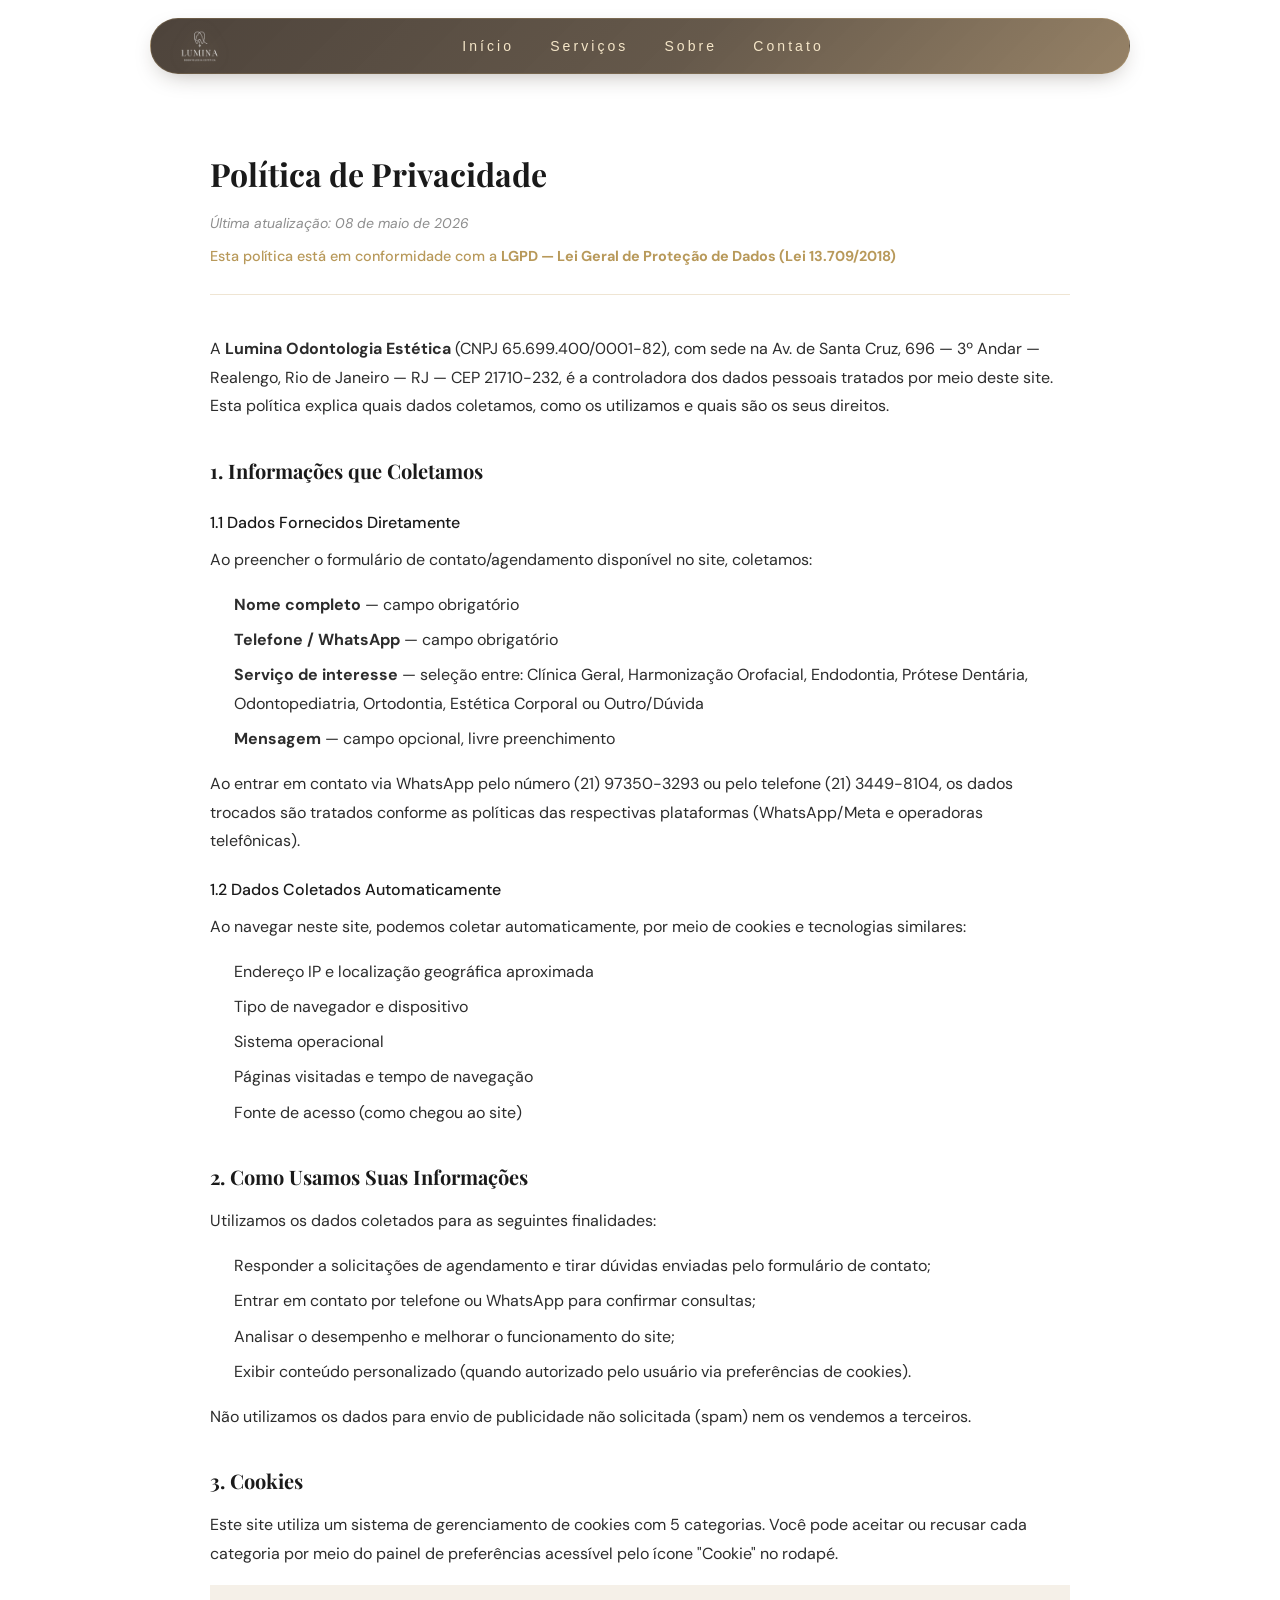
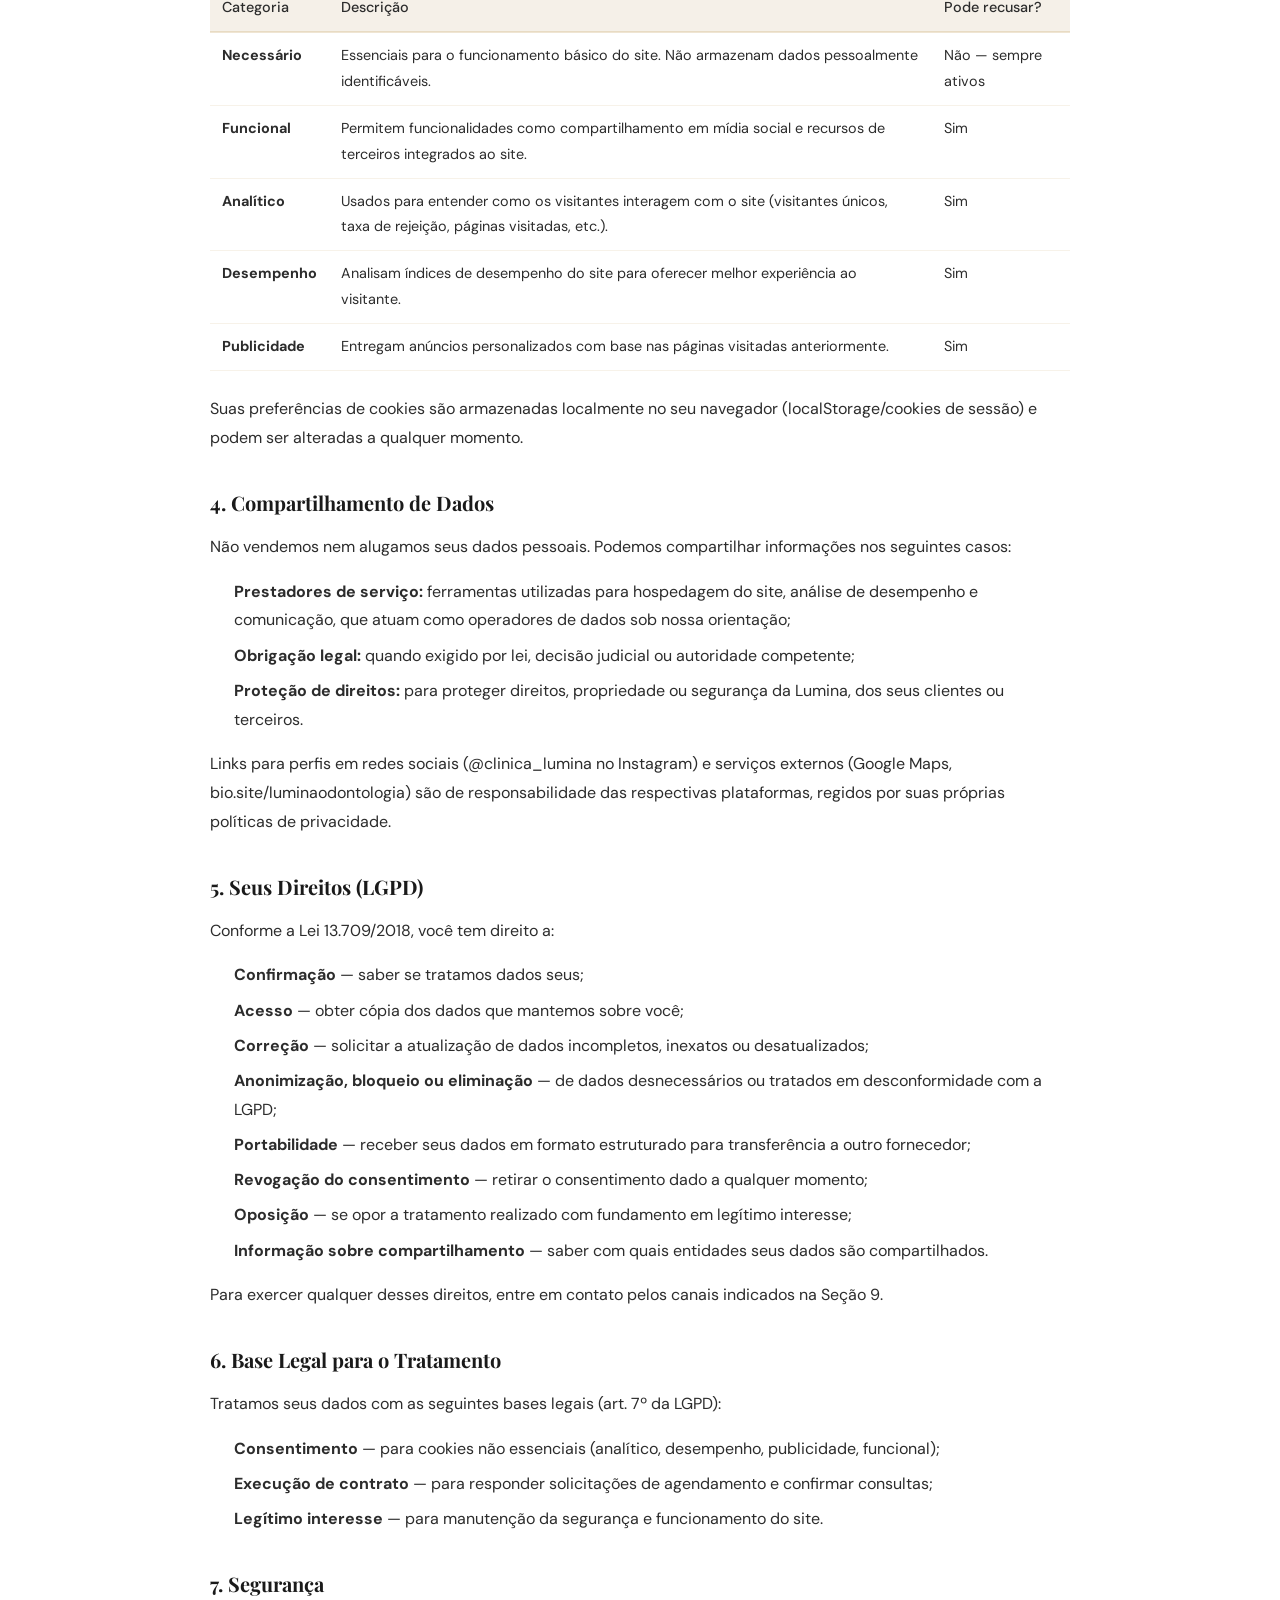
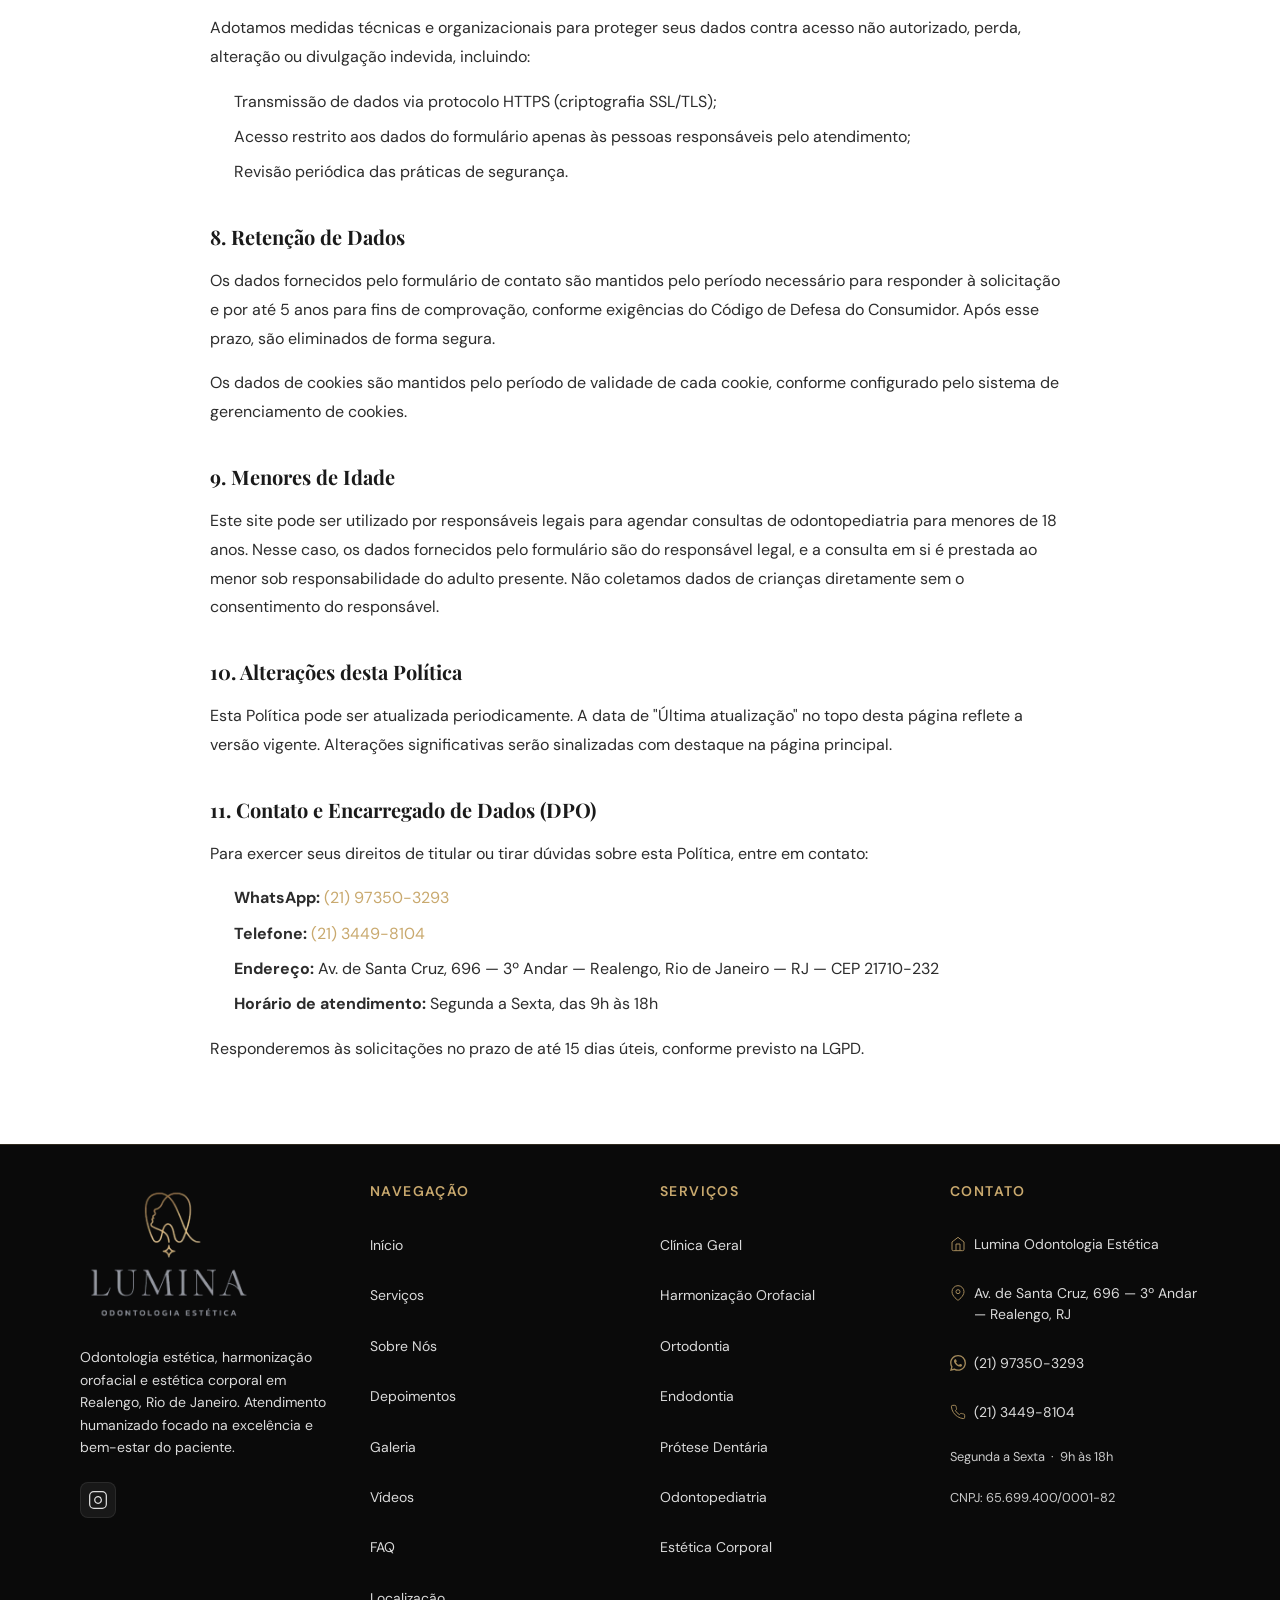
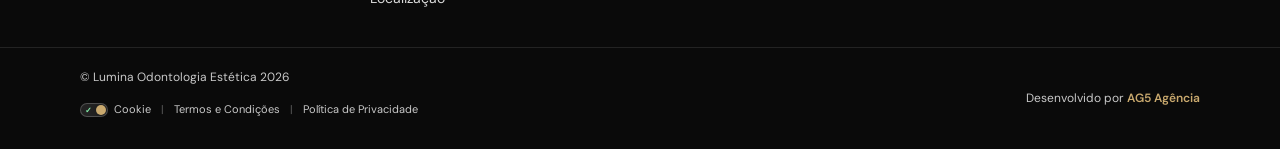
<file: politica-de-privacidade.html>
<!DOCTYPE html>
<html lang="pt-BR">
<head>
  <meta charset="UTF-8">
  <meta name="viewport" content="width=device-width, initial-scale=1.0">
  <title>Política de Privacidade — Lumina Odontologia Estética</title>
  <meta name="robots" content="noindex">
  <link rel="preconnect" href="https://fonts.googleapis.com">
  <link rel="preconnect" href="https://fonts.gstatic.com" crossorigin>
  <link href="https://fonts.googleapis.com/css2?family=Playfair+Display:wght@400;700&family=DM+Sans:wght@300;400;500&display=swap" rel="stylesheet">
  <link rel="stylesheet" href="style.css">
  <link rel="preload" href="cookie-banner.css" as="style" onload="this.onload=null;this.rel='stylesheet'">
  <noscript><link rel="stylesheet" href="cookie-banner.css"></noscript>
  <link rel="shortcut icon" href="Assets/favicon-lumina-odontologia.ico" type="image/x-icon">
  <style>
    .legal-page {
      max-width: 900px;
      margin: calc(var(--navbar-height) + 60px) auto 80px;
      padding: 0 20px;
      font-family: var(--font-corpo);
      color: var(--grafite);
      line-height: 1.8;
    }
    .legal-page h1 {
      font-family: var(--font-titulo);
      font-size: 2rem;
      color: var(--preto);
      margin-bottom: 0.5rem;
    }
    .legal-page .legal-meta {
      font-size: 0.875rem;
      color: var(--cinza);
      margin-bottom: 0.5rem;
    }
    .legal-page .legal-lgpd {
      font-size: 0.9rem;
      font-weight: 500;
      color: var(--ouro-escuro);
      margin-bottom: 2.5rem;
      padding-bottom: 1.5rem;
      border-bottom: 1px solid var(--borda-forte);
    }
    .legal-page h2 {
      font-family: var(--font-titulo);
      font-size: 1.25rem;
      color: var(--preto);
      margin: 2rem 0 0.75rem;
    }
    .legal-page h3 {
      font-size: 1rem;
      font-weight: 500;
      color: var(--preto);
      margin: 1.25rem 0 0.5rem;
    }
    .legal-page p {
      margin-bottom: 1rem;
    }
    .legal-page ul {
      margin: 0.5rem 0 1rem 1.5rem;
    }
    .legal-page ul li {
      margin-bottom: 0.4rem;
    }
    .legal-page table {
      width: 100%;
      border-collapse: collapse;
      margin: 1rem 0 1.5rem;
      font-size: 0.9rem;
    }
    .legal-page table th {
      background: var(--creme);
      text-align: left;
      padding: 10px 12px;
      font-weight: 500;
      border-bottom: 2px solid var(--borda-forte);
    }
    .legal-page table td {
      padding: 10px 12px;
      border-bottom: 1px solid var(--borda);
      vertical-align: top;
    }
    .legal-page a {
      color: var(--ouro);
      text-decoration: none;
    }
    .legal-page a:hover {
      text-decoration: underline;
    }
  </style>
</head>
<body>

  <!-- ========== NAVBAR PREMIUM ========== -->
  <header class="navbar-wrapper">
    <nav class="navbar" id="navbar" role="navigation" aria-label="Navegação principal">
      <div class="navbar-container">
        <!-- Brand / Logo -->
        <a href="index.html" class="navbar-logo" aria-label="Lumina Odontologia Estética - Início">
          <picture>
            <source media="(min-width: 768px)" srcset="Assets/logo-lumina-odontologia-desktop.webp">
            <img src="Assets/logo-lumina-odontologia-mobile.webp" alt="Lumina Odontologia Estética" class="logo-image">
          </picture>
        </a>

        <!-- Desktop Menu -->
        <div class="navbar-desktop">
          <ul class="navbar-links" role="menubar">
            <li class="nav-item" role="none"><a href="index.html#inicio" class="nav-link" role="menuitem">Início</a></li>
            <li class="nav-item" role="none"><a href="index.html#servicos" class="nav-link" role="menuitem">Serviços</a></li>
            <li class="nav-item" role="none"><a href="index.html#sobre" class="nav-link" role="menuitem">Sobre</a></li>
            <li class="nav-item" role="none"><a href="index.html#cta" class="nav-link" role="menuitem">Contato</a></li>
          </ul>
        </div>

        <!-- Mobile Toggle -->
        <button class="navbar-toggle" id="navbarToggle" aria-label="Abrir menu" aria-expanded="false" aria-controls="drawer">
          <span class="hamburger-line"></span>
          <span class="hamburger-line"></span>
          <span class="hamburger-line"></span>
        </button>
      </div>
    </nav>
  </header>

  <main class="legal-page" id="conteudo-principal">
    <h1>Política de Privacidade</h1>
    <p class="legal-meta"><em>Última atualização: 08 de maio de 2026</em></p>
    <p class="legal-lgpd">Esta política está em conformidade com a <strong>LGPD — Lei Geral de Proteção de Dados (Lei 13.709/2018)</strong></p>

    <p>A <strong>Lumina Odontologia Estética</strong> (CNPJ 65.699.400/0001-82), com sede na Av. de Santa Cruz, 696 — 3º Andar — Realengo, Rio de Janeiro — RJ — CEP 21710-232, é a controladora dos dados pessoais tratados por meio deste site. Esta política explica quais dados coletamos, como os utilizamos e quais são os seus direitos.</p>

    <section>
      <h2>1. Informações que Coletamos</h2>

      <h3>1.1 Dados Fornecidos Diretamente</h3>
      <p>Ao preencher o formulário de contato/agendamento disponível no site, coletamos:</p>
      <ul>
        <li><strong>Nome completo</strong> — campo obrigatório</li>
        <li><strong>Telefone / WhatsApp</strong> — campo obrigatório</li>
        <li><strong>Serviço de interesse</strong> — seleção entre: Clínica Geral, Harmonização Orofacial, Endodontia, Prótese Dentária, Odontopediatria, Ortodontia, Estética Corporal ou Outro/Dúvida</li>
        <li><strong>Mensagem</strong> — campo opcional, livre preenchimento</li>
      </ul>
      <p>Ao entrar em contato via WhatsApp pelo número (21) 97350-3293 ou pelo telefone (21) 3449-8104, os dados trocados são tratados conforme as políticas das respectivas plataformas (WhatsApp/Meta e operadoras telefônicas).</p>

      <h3>1.2 Dados Coletados Automaticamente</h3>
      <p>Ao navegar neste site, podemos coletar automaticamente, por meio de cookies e tecnologias similares:</p>
      <ul>
        <li>Endereço IP e localização geográfica aproximada</li>
        <li>Tipo de navegador e dispositivo</li>
        <li>Sistema operacional</li>
        <li>Páginas visitadas e tempo de navegação</li>
        <li>Fonte de acesso (como chegou ao site)</li>
      </ul>
    </section>

    <section>
      <h2>2. Como Usamos Suas Informações</h2>
      <p>Utilizamos os dados coletados para as seguintes finalidades:</p>
      <ul>
        <li>Responder a solicitações de agendamento e tirar dúvidas enviadas pelo formulário de contato;</li>
        <li>Entrar em contato por telefone ou WhatsApp para confirmar consultas;</li>
        <li>Analisar o desempenho e melhorar o funcionamento do site;</li>
        <li>Exibir conteúdo personalizado (quando autorizado pelo usuário via preferências de cookies).</li>
      </ul>
      <p>Não utilizamos os dados para envio de publicidade não solicitada (spam) nem os vendemos a terceiros.</p>
    </section>

    <section>
      <h2>3. Cookies</h2>
      <p>Este site utiliza um sistema de gerenciamento de cookies com 5 categorias. Você pode aceitar ou recusar cada categoria por meio do painel de preferências acessível pelo ícone "Cookie" no rodapé.</p>

      <table>
        <thead>
          <tr>
            <th>Categoria</th>
            <th>Descrição</th>
            <th>Pode recusar?</th>
          </tr>
        </thead>
        <tbody>
          <tr>
            <td><strong>Necessário</strong></td>
            <td>Essenciais para o funcionamento básico do site. Não armazenam dados pessoalmente identificáveis.</td>
            <td>Não — sempre ativos</td>
          </tr>
          <tr>
            <td><strong>Funcional</strong></td>
            <td>Permitem funcionalidades como compartilhamento em mídia social e recursos de terceiros integrados ao site.</td>
            <td>Sim</td>
          </tr>
          <tr>
            <td><strong>Analítico</strong></td>
            <td>Usados para entender como os visitantes interagem com o site (visitantes únicos, taxa de rejeição, páginas visitadas, etc.).</td>
            <td>Sim</td>
          </tr>
          <tr>
            <td><strong>Desempenho</strong></td>
            <td>Analisam índices de desempenho do site para oferecer melhor experiência ao visitante.</td>
            <td>Sim</td>
          </tr>
          <tr>
            <td><strong>Publicidade</strong></td>
            <td>Entregam anúncios personalizados com base nas páginas visitadas anteriormente.</td>
            <td>Sim</td>
          </tr>
        </tbody>
      </table>

      <p>Suas preferências de cookies são armazenadas localmente no seu navegador (localStorage/cookies de sessão) e podem ser alteradas a qualquer momento.</p>
    </section>

    <section>
      <h2>4. Compartilhamento de Dados</h2>
      <p>Não vendemos nem alugamos seus dados pessoais. Podemos compartilhar informações nos seguintes casos:</p>
      <ul>
        <li><strong>Prestadores de serviço:</strong> ferramentas utilizadas para hospedagem do site, análise de desempenho e comunicação, que atuam como operadores de dados sob nossa orientação;</li>
        <li><strong>Obrigação legal:</strong> quando exigido por lei, decisão judicial ou autoridade competente;</li>
        <li><strong>Proteção de direitos:</strong> para proteger direitos, propriedade ou segurança da Lumina, dos seus clientes ou terceiros.</li>
      </ul>
      <p>Links para perfis em redes sociais (@clinica_lumina no Instagram) e serviços externos (Google Maps, bio.site/luminaodontologia) são de responsabilidade das respectivas plataformas, regidos por suas próprias políticas de privacidade.</p>
    </section>

    <section>
      <h2>5. Seus Direitos (LGPD)</h2>
      <p>Conforme a Lei 13.709/2018, você tem direito a:</p>
      <ul>
        <li><strong>Confirmação</strong> — saber se tratamos dados seus;</li>
        <li><strong>Acesso</strong> — obter cópia dos dados que mantemos sobre você;</li>
        <li><strong>Correção</strong> — solicitar a atualização de dados incompletos, inexatos ou desatualizados;</li>
        <li><strong>Anonimização, bloqueio ou eliminação</strong> — de dados desnecessários ou tratados em desconformidade com a LGPD;</li>
        <li><strong>Portabilidade</strong> — receber seus dados em formato estruturado para transferência a outro fornecedor;</li>
        <li><strong>Revogação do consentimento</strong> — retirar o consentimento dado a qualquer momento;</li>
        <li><strong>Oposição</strong> — se opor a tratamento realizado com fundamento em legítimo interesse;</li>
        <li><strong>Informação sobre compartilhamento</strong> — saber com quais entidades seus dados são compartilhados.</li>
      </ul>
      <p>Para exercer qualquer desses direitos, entre em contato pelos canais indicados na Seção 9.</p>
    </section>

    <section>
      <h2>6. Base Legal para o Tratamento</h2>
      <p>Tratamos seus dados com as seguintes bases legais (art. 7º da LGPD):</p>
      <ul>
        <li><strong>Consentimento</strong> — para cookies não essenciais (analítico, desempenho, publicidade, funcional);</li>
        <li><strong>Execução de contrato</strong> — para responder solicitações de agendamento e confirmar consultas;</li>
        <li><strong>Legítimo interesse</strong> — para manutenção da segurança e funcionamento do site.</li>
      </ul>
    </section>

    <section>
      <h2>7. Segurança</h2>
      <p>Adotamos medidas técnicas e organizacionais para proteger seus dados contra acesso não autorizado, perda, alteração ou divulgação indevida, incluindo:</p>
      <ul>
        <li>Transmissão de dados via protocolo HTTPS (criptografia SSL/TLS);</li>
        <li>Acesso restrito aos dados do formulário apenas às pessoas responsáveis pelo atendimento;</li>
        <li>Revisão periódica das práticas de segurança.</li>
      </ul>
    </section>

    <section>
      <h2>8. Retenção de Dados</h2>
      <p>Os dados fornecidos pelo formulário de contato são mantidos pelo período necessário para responder à solicitação e por até 5 anos para fins de comprovação, conforme exigências do Código de Defesa do Consumidor. Após esse prazo, são eliminados de forma segura.</p>
      <p>Os dados de cookies são mantidos pelo período de validade de cada cookie, conforme configurado pelo sistema de gerenciamento de cookies.</p>
    </section>

    <section>
      <h2>9. Menores de Idade</h2>
      <p>Este site pode ser utilizado por responsáveis legais para agendar consultas de odontopediatria para menores de 18 anos. Nesse caso, os dados fornecidos pelo formulário são do responsável legal, e a consulta em si é prestada ao menor sob responsabilidade do adulto presente. Não coletamos dados de crianças diretamente sem o consentimento do responsável.</p>
    </section>

    <section>
      <h2>10. Alterações desta Política</h2>
      <p>Esta Política pode ser atualizada periodicamente. A data de "Última atualização" no topo desta página reflete a versão vigente. Alterações significativas serão sinalizadas com destaque na página principal.</p>
    </section>

    <section>
      <h2>11. Contato e Encarregado de Dados (DPO)</h2>
      <p>Para exercer seus direitos de titular ou tirar dúvidas sobre esta Política, entre em contato:</p>
      <ul>
        <li><strong>WhatsApp:</strong> <a href="https://wa.me/5521973503293" target="_blank" rel="noopener noreferrer">(21) 97350-3293</a></li>
        <li><strong>Telefone:</strong> <a href="tel:+552134498104">(21) 3449-8104</a></li>
        <li><strong>Endereço:</strong> Av. de Santa Cruz, 696 — 3º Andar — Realengo, Rio de Janeiro — RJ — CEP 21710-232</li>
        <li><strong>Horário de atendimento:</strong> Segunda a Sexta, das 9h às 18h</li>
      </ul>
      <p>Responderemos às solicitações no prazo de até 15 dias úteis, conforme previsto na LGPD.</p>
    </section>
  </main>

  <!-- ========== RODAPÉ ========== -->
  <footer class="rodape" role="contentinfo">
    <div class="footer-main">
      <div class="footer-container">

        <!-- Coluna 1 — Marca -->
        <div class="footer-brand">
          <a href="index.html" class="rodape-logo" aria-label="Lumina Odontologia Estética">
            <img src="Assets/logo-lumina-odontologia-desktop.webp" alt="Lumina Odontologia Estética" class="footer-logo-img">
          </a>
          <p class="footer-desc">Odontologia estética, harmonização orofacial e estética corporal em Realengo, Rio de Janeiro. Atendimento humanizado focado na excelência e bem-estar do paciente.</p>
          <div class="footer-social">
            <a href="https://www.instagram.com/clinica_lumina/" target="_blank" rel="noopener noreferrer" class="footer-social-link" aria-label="Instagram @clinica_lumina">
              <svg viewBox="0 0 24 24" fill="none" stroke="currentColor" stroke-width="1.5" width="20" height="20" aria-hidden="true">
                <rect x="2" y="2" width="20" height="20" rx="5" ry="5"/>
                <path d="M16 11.37A4 4 0 1 1 12.63 8 4 4 0 0 1 16 11.37z"/>
                <line x1="17.5" y1="6.5" x2="17.51" y2="6.5"/>
              </svg>
            </a>
          </div>
        </div>

        <!-- Coluna 2 — Navegação -->
        <div class="footer-links">
          <h4 class="footer-col-title">Navegação</h4>
          <ul>
            <li><a href="index.html#inicio"      class="footer-nav-link">Início</a></li>
            <li><a href="index.html#servicos"    class="footer-nav-link">Serviços</a></li>
            <li><a href="index.html#sobre"       class="footer-nav-link">Sobre Nós</a></li>
            <li><a href="index.html#depoimentos" class="footer-nav-link">Depoimentos</a></li>
            <li><a href="index.html#galeria"     class="footer-nav-link">Galeria</a></li>
            <li><a href="index.html#videos"      class="footer-nav-link">Vídeos</a></li>
            <li><a href="index.html#faq"         class="footer-nav-link">FAQ</a></li>
            <li><a href="index.html#localizacao" class="footer-nav-link">Localização</a></li>
          </ul>
        </div>

        <!-- Coluna 3 — Serviços -->
        <div class="footer-links">
          <h4 class="footer-col-title">Serviços</h4>
          <ul>
            <li><a href="index.html#servicos" class="footer-nav-link">Clínica Geral</a></li>
            <li><a href="index.html#servicos" class="footer-nav-link">Harmonização Orofacial</a></li>
            <li><a href="index.html#servicos" class="footer-nav-link">Ortodontia</a></li>
            <li><a href="index.html#servicos" class="footer-nav-link">Endodontia</a></li>
            <li><a href="index.html#servicos" class="footer-nav-link">Prótese Dentária</a></li>
            <li><a href="index.html#servicos" class="footer-nav-link">Odontopediatria</a></li>
            <li><a href="index.html#servicos" class="footer-nav-link">Estética Corporal</a></li>
          </ul>
        </div>

        <!-- Coluna 4 — Contato -->
        <div class="footer-contact">
          <h4 class="footer-col-title">Contato</h4>
          <ul>
            <li>
              <a href="https://share.google/27CWbQ4zzTNDSJMwu" target="_blank" rel="noopener noreferrer" class="footer-contact-link">
                <svg viewBox="0 0 24 24" fill="none" stroke="currentColor" stroke-width="1.5" width="16" height="16" aria-hidden="true"><path d="M3 9l9-7 9 7v11a2 2 0 0 1-2 2H5a2 2 0 0 1-2-2z"/><polyline points="9 22 9 12 15 12 15 22"/></svg>
                <span>Lumina Odontologia Estética</span>
              </a>
            </li>
            <li>
              <a href="https://share.google/27CWbQ4zzTNDSJMwu" target="_blank" rel="noopener noreferrer" class="footer-contact-link">
                <svg viewBox="0 0 24 24" fill="none" stroke="currentColor" stroke-width="1.5" width="16" height="16" aria-hidden="true"><path d="M21 10c0 7-9 13-9 13s-9-6-9-13a9 9 0 0 1 18 0z"/><circle cx="12" cy="10" r="3"/></svg>
                <span>Av. de Santa Cruz, 696 — 3º Andar — Realengo, RJ</span>
              </a>
            </li>
            <li>
              <a href="https://wa.me/5521973503293?text=Ol%C3%A1%2C%20vim%20atrav%C3%A9s%20do%20site%20e%20gostaria%20de%20agendar%20uma%20consulta%20na%20Lumina." target="_blank" rel="noopener noreferrer" class="footer-contact-link">
                <svg viewBox="0 0 24 24" fill="currentColor" width="16" height="16" aria-hidden="true"><path d="M17.472 14.382c-.297-.149-1.758-.867-2.03-.967-.273-.099-.471-.148-.67.15-.197.297-.767.966-.94 1.164-.173.199-.347.223-.644.075-.297-.15-1.255-.463-2.39-1.475-.883-.788-1.48-1.761-1.653-2.059-.173-.297-.018-.458.13-.606.134-.133.298-.347.446-.52.149-.174.198-.298.298-.497.099-.198.05-.371-.025-.52-.075-.149-.669-1.612-.916-2.207-.242-.579-.487-.5-.669-.51-.173-.008-.371-.01-.57-.01-.198 0-.52.074-.792.372-.272.297-1.04 1.016-1.04 2.479 0 1.462 1.065 2.875 1.213 3.074.149.198 2.096 3.2 5.077 4.487.709.306 1.262.489 1.694.625.712.227 1.36.195 1.871.118.571-.085 1.758-.719 2.006-1.413.248-.694.248-1.289.173-1.413-.074-.124-.272-.198-.57-.347m-5.421 7.403h-.004a9.87 9.87 0 01-5.031-1.378l-.361-.214-3.741.982.998-3.648-.235-.374a9.86 9.86 0 01-1.51-5.26c.001-5.45 4.436-9.884 9.888-9.884 2.64 0 5.122 1.03 6.988 2.898a9.825 9.825 0 012.893 6.994c-.003 5.45-4.437 9.884-9.885 9.884m8.413-18.297A11.815 11.815 0 0012.05 0C5.495 0 .16 5.335.157 11.892c0 2.096.547 4.142 1.588 5.945L.057 24l6.305-1.654a11.882 11.882 0 005.683 1.448h.005c6.554 0 11.89-5.335 11.893-11.893a11.821 11.821 0 00-3.48-8.413z"/></svg>
                <span>(21) 97350-3293</span>
              </a>
            </li>
            <li>
              <a href="tel:+552134498104" class="footer-contact-link">
                <svg viewBox="0 0 24 24" fill="none" stroke="currentColor" stroke-width="1.5" width="16" height="16" aria-hidden="true"><path d="M22 16.92v3a2 2 0 0 1-2.18 2 19.79 19.79 0 0 1-8.63-3.07 19.5 19.5 0 0 1-6-6 19.79 19.79 0 0 1-3.07-8.67A2 2 0 0 1 4.11 2h3a2 2 0 0 1 2 1.72 12.84 12.84 0 0 0 .7 2.81 2 2 0 0 1-.45 2.11L8.09 9.91a16 16 0 0 0 6 6l1.27-1.27a2 2 0 0 1 2.11-.45 12.84 12.84 0 0 0 2.81.7A2 2 0 0 1 22 16.92z"/></svg>
                <span>(21) 3449-8104</span>
              </a>
            </li>
            <li class="footer-contact-info">
              <span>Segunda a Sexta &nbsp;·&nbsp; 9h às 18h</span>
            </li>
            <li class="footer-contact-info">
              <span>CNPJ: 65.699.400/0001-82</span>
            </li>
          </ul>
        </div>

      </div>
    </div>

    <div class="rodape-creditos">
      <div class="container">
        <div class="creditos-layout">
          <div class="creditos-esquerda">
            <p class="creditos-copyright">&copy; Lumina Odontologia Estética 2026</p>
            <div class="footer-legal-links">
              <a href="#" id="ck-prefs-link" class="footer-legal-link">
                <span id="cookie-toggle" style="display:inline-flex; align-items:center; width:28px; height:14px; background:rgba(255,255,255,0.1); border-radius:10px; padding:2px; border:1px solid rgba(255,255,255,0.2); position:relative; font-size:8px; font-weight:bold;">
                  <span style="color:#86EFAC; margin-left:2px;">✓</span>
                  <span style="color:#FCA5A5; margin-left:auto; margin-right:2px;">✕</span>
                  <span id="cookie-toggle-dot" style="position:absolute; left:15px; width:10px; height:10px; background:#C9A96E; border-radius:50%; box-shadow:0 0 5px rgba(0,0,0,0.3); transition:left 0.2s ease;"></span>
                </span>
                Cookie
              </a>
              <span class="footer-legal-sep">|</span>
              <a href="termos-e-condicoes.html" class="footer-legal-link">Termos e Condições</a>
              <span class="footer-legal-sep">|</span>
              <a href="politica-de-privacidade.html" class="footer-legal-link">Política de Privacidade</a>
            </div>
          </div>
          <p class="creditos-direita">
            Desenvolvido por <a href="https://www.ag5agencia.com.br" target="_blank" rel="noopener noreferrer" class="creditos-link">AG5 Agência</a>
          </p>
        </div>
      </div>
    </div>
  </footer>

  <script src="script.js" defer></script>
  <script src="cookie-banner.js" defer></script>

  <!-- ========== DRAWER MOBILE ========== -->
  <div class="drawer-overlay" id="drawerOverlay" aria-hidden="true"></div>

  <nav class="drawer" id="drawer" role="dialog" aria-modal="true" aria-label="Menu de navegação" aria-hidden="true">
    <div class="drawer-header">
      <a href="index.html" class="drawer-logo" aria-label="Lumina Odontologia Estética - Início">
        <img src="Assets/logo-lumina-odontologia-mobile.webp" alt="Lumina Odontologia Estética" class="drawer-logo-img">
      </a>
      <button class="drawer-close" id="drawerClose" aria-label="Fechar menu">
        <svg viewBox="0 0 24 24" fill="none" stroke="currentColor" stroke-width="2" stroke-linecap="round" width="22" height="22" aria-hidden="true">
          <path d="M18 6L6 18M6 6l12 12"/>
        </svg>
      </button>
    </div>

    <ul class="drawer-links">
      <li><a href="index.html#inicio"   class="drawer-link">Início</a></li>
      <li><a href="index.html#servicos" class="drawer-link">Serviços</a></li>
      <li><a href="index.html#sobre"    class="drawer-link">Sobre</a></li>
      <li><a href="index.html#cta"      class="drawer-link">Contato</a></li>
    </ul>
  </nav>

<script src="https://control-blog.ag5agencia.site/r.js" data-c="lumina-odontologia-estetica" defer></script>
</body>
</html>
</file>
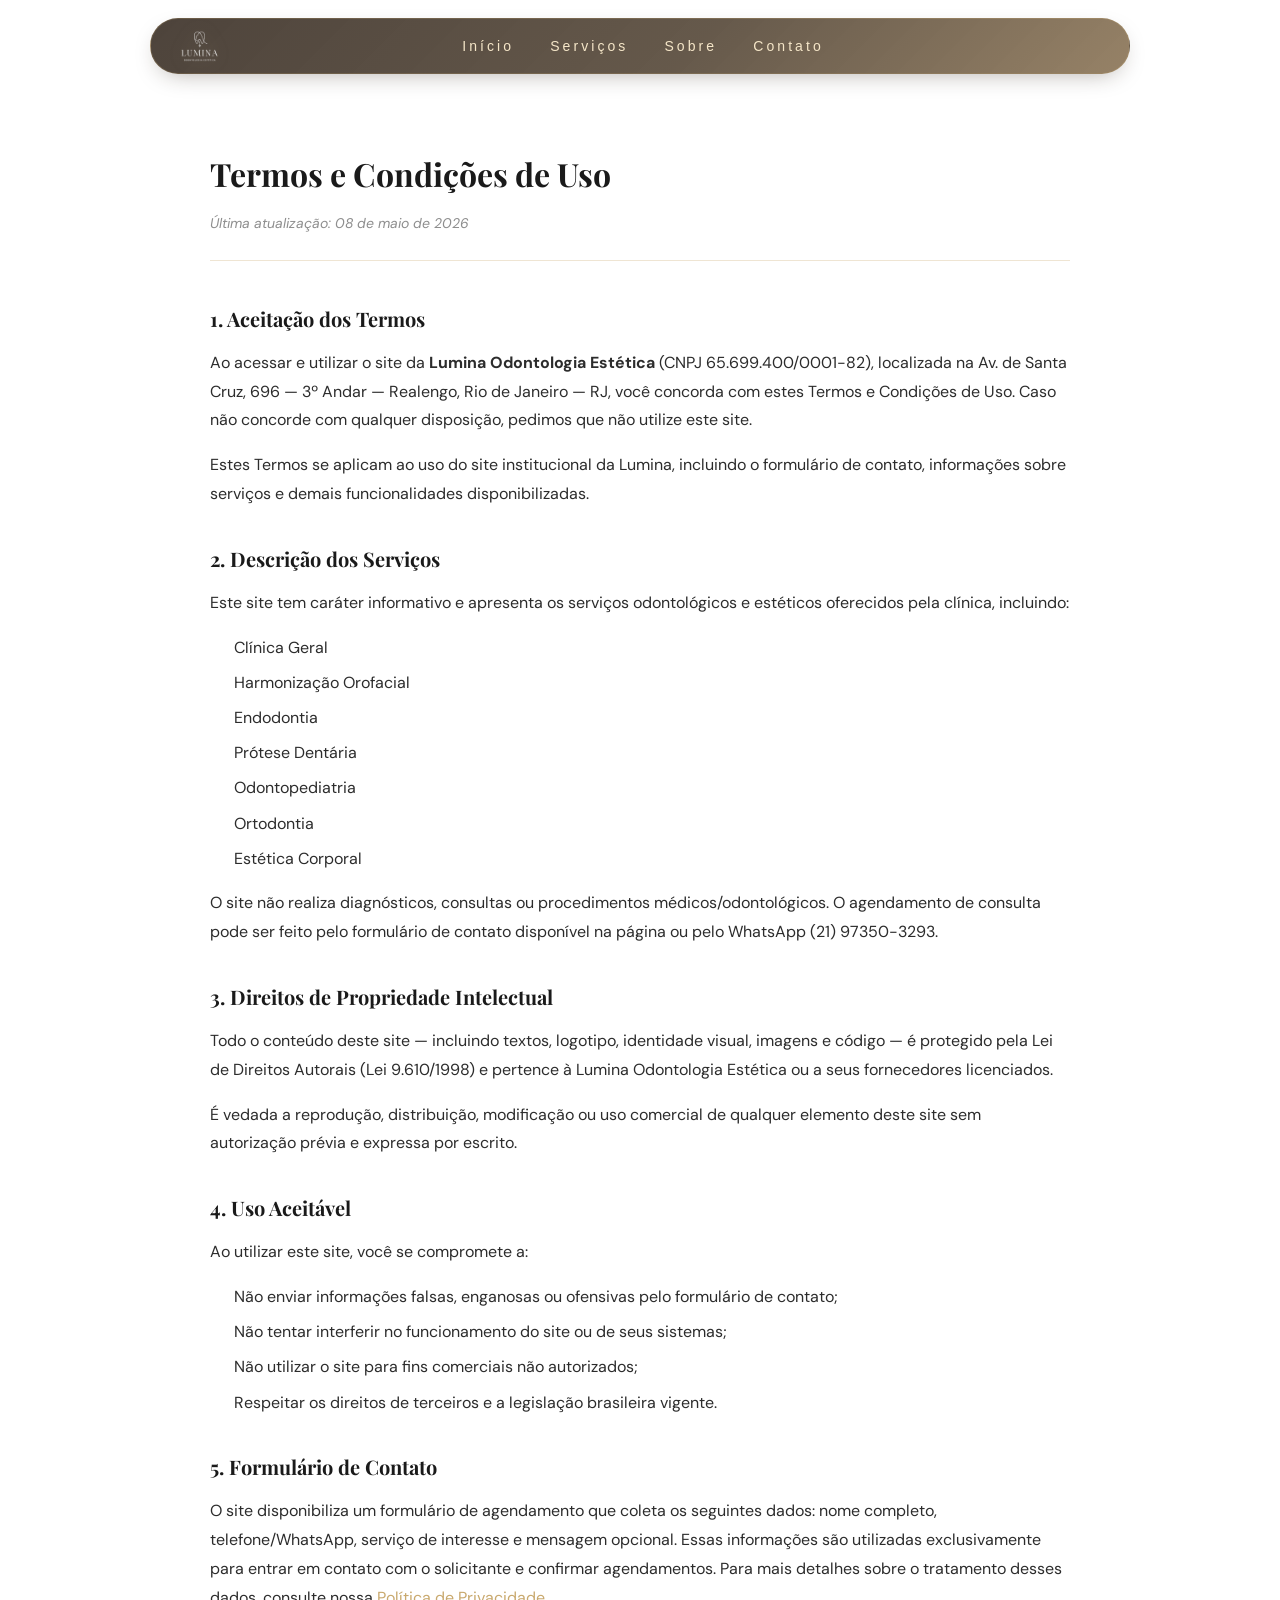
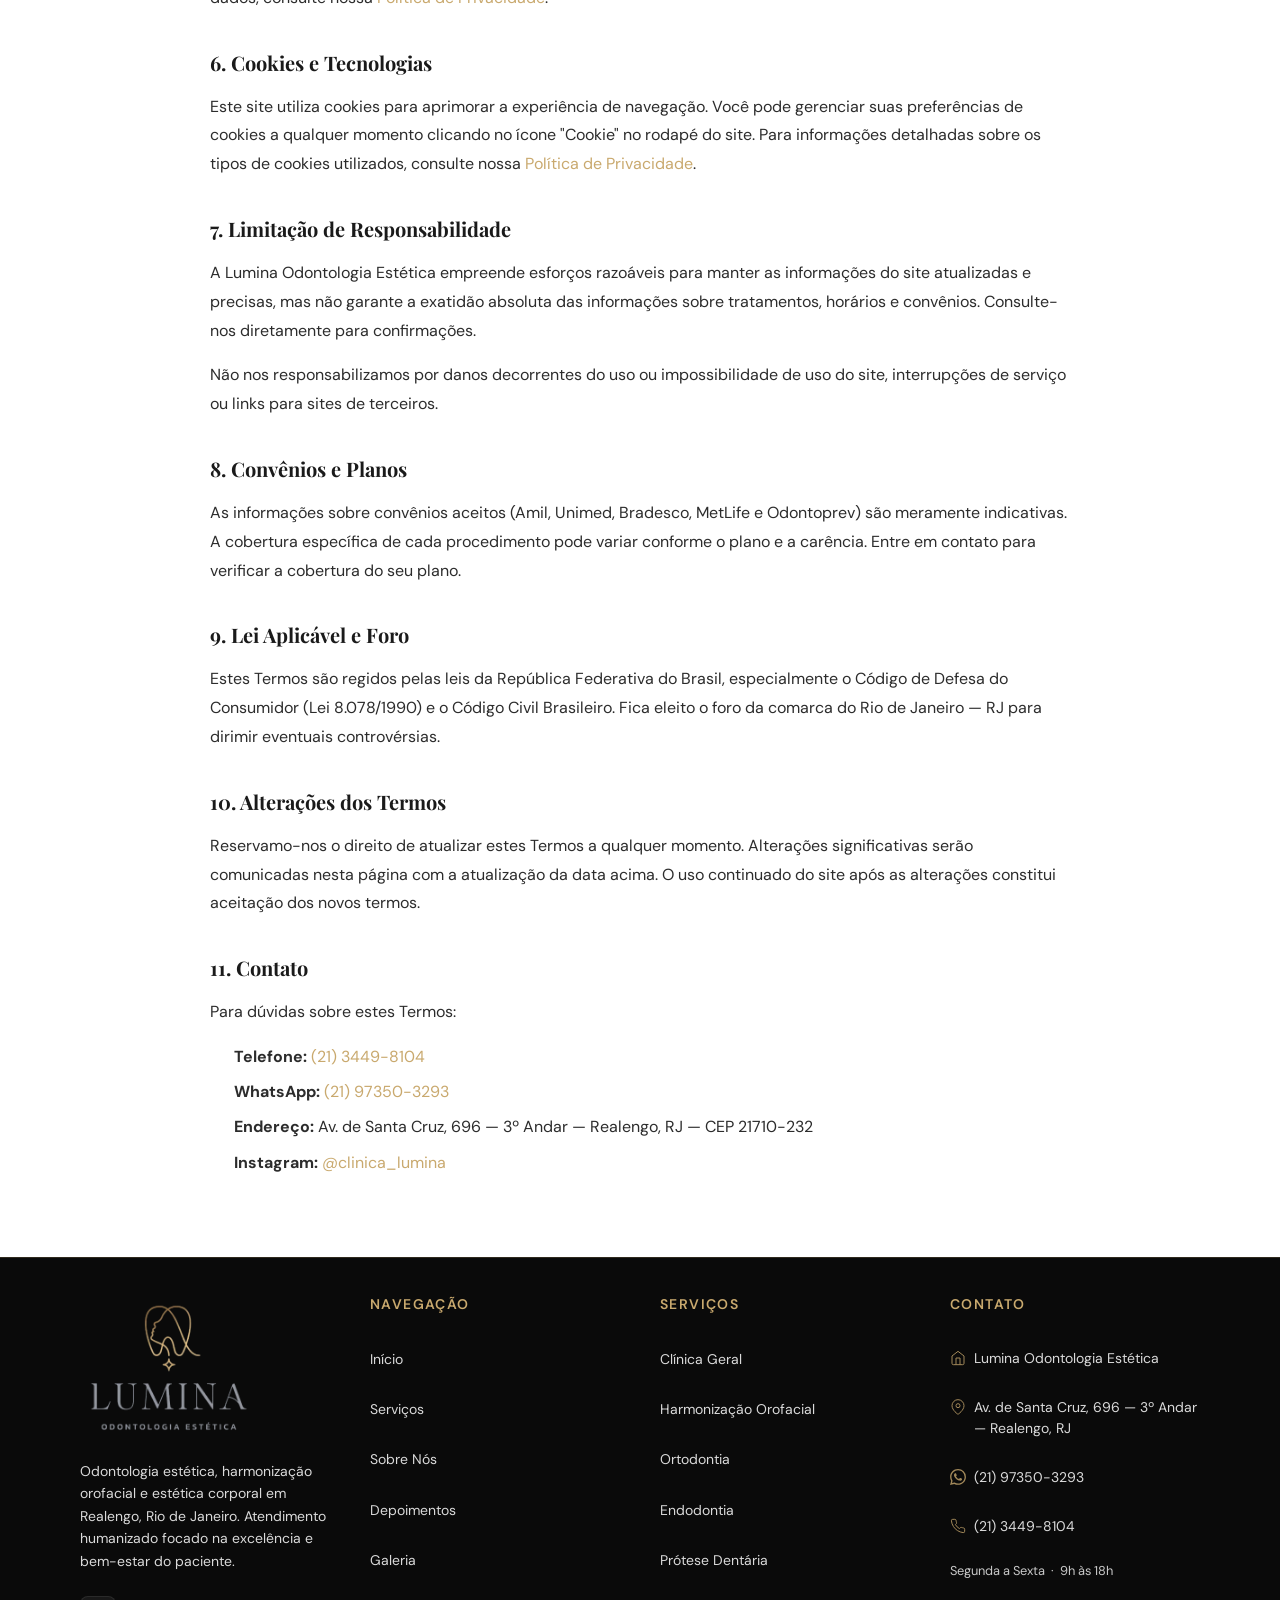
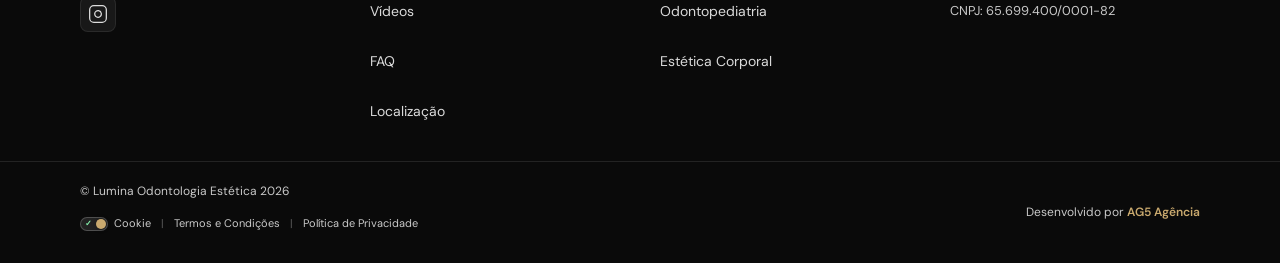
<file: termos-e-condicoes.html>
<!DOCTYPE html>
<html lang="pt-BR">
<head>
  <meta charset="UTF-8">
  <meta name="viewport" content="width=device-width, initial-scale=1.0">
  <title>Termos e Condições — Lumina Odontologia Estética</title>
  <meta name="robots" content="noindex">
  <link rel="preconnect" href="https://fonts.googleapis.com">
  <link rel="preconnect" href="https://fonts.gstatic.com" crossorigin>
  <link href="https://fonts.googleapis.com/css2?family=Playfair+Display:wght@400;700&family=DM+Sans:wght@300;400;500&display=swap" rel="stylesheet">
  <link rel="stylesheet" href="style.css">
  <link rel="preload" href="cookie-banner.css" as="style" onload="this.onload=null;this.rel='stylesheet'">
  <noscript><link rel="stylesheet" href="cookie-banner.css"></noscript>
  <link rel="shortcut icon" href="Assets/favicon-lumina-odontologia.ico" type="image/x-icon">
  <style>
    .legal-page {
      max-width: 900px;
      margin: calc(var(--navbar-height) + 60px) auto 80px;
      padding: 0 20px;
      font-family: var(--font-corpo);
      color: var(--grafite);
      line-height: 1.8;
    }
    .legal-page h1 {
      font-family: var(--font-titulo);
      font-size: 2rem;
      color: var(--preto);
      margin-bottom: 0.5rem;
    }
    .legal-page .legal-meta {
      font-size: 0.875rem;
      color: var(--cinza);
      margin-bottom: 2.5rem;
      padding-bottom: 1.5rem;
      border-bottom: 1px solid var(--borda-forte);
    }
    .legal-page h2 {
      font-family: var(--font-titulo);
      font-size: 1.25rem;
      color: var(--preto);
      margin: 2rem 0 0.75rem;
    }
    .legal-page p {
      margin-bottom: 1rem;
    }
    .legal-page ul {
      margin: 0.5rem 0 1rem 1.5rem;
    }
    .legal-page ul li {
      margin-bottom: 0.4rem;
    }
    .legal-page a {
      color: var(--ouro);
      text-decoration: none;
    }
    .legal-page a:hover {
      text-decoration: underline;
    }
  </style>
</head>
<body>

  <!-- ========== NAVBAR PREMIUM ========== -->
  <header class="navbar-wrapper">
    <nav class="navbar" id="navbar" role="navigation" aria-label="Navegação principal">
      <div class="navbar-container">
        <!-- Brand / Logo -->
        <a href="index.html" class="navbar-logo" aria-label="Lumina Odontologia Estética - Início">
          <picture>
            <source media="(min-width: 768px)" srcset="Assets/logo-lumina-odontologia-desktop.webp">
            <img src="Assets/logo-lumina-odontologia-mobile.webp" alt="Lumina Odontologia Estética" class="logo-image">
          </picture>
        </a>

        <!-- Desktop Menu -->
        <div class="navbar-desktop">
          <ul class="navbar-links" role="menubar">
            <li class="nav-item" role="none"><a href="index.html#inicio" class="nav-link" role="menuitem">Início</a></li>
            <li class="nav-item" role="none"><a href="index.html#servicos" class="nav-link" role="menuitem">Serviços</a></li>
            <li class="nav-item" role="none"><a href="index.html#sobre" class="nav-link" role="menuitem">Sobre</a></li>
            <li class="nav-item" role="none"><a href="index.html#cta" class="nav-link" role="menuitem">Contato</a></li>
          </ul>
        </div>

        <!-- Mobile Toggle -->
        <button class="navbar-toggle" id="navbarToggle" aria-label="Abrir menu" aria-expanded="false" aria-controls="drawer">
          <span class="hamburger-line"></span>
          <span class="hamburger-line"></span>
          <span class="hamburger-line"></span>
        </button>
      </div>
    </nav>
  </header>

  <main class="legal-page" id="conteudo-principal">
    <h1>Termos e Condições de Uso</h1>
    <p class="legal-meta"><em>Última atualização: 08 de maio de 2026</em></p>

    <section>
      <h2>1. Aceitação dos Termos</h2>
      <p>Ao acessar e utilizar o site da <strong>Lumina Odontologia Estética</strong> (CNPJ 65.699.400/0001-82), localizada na Av. de Santa Cruz, 696 — 3º Andar — Realengo, Rio de Janeiro — RJ, você concorda com estes Termos e Condições de Uso. Caso não concorde com qualquer disposição, pedimos que não utilize este site.</p>
      <p>Estes Termos se aplicam ao uso do site institucional da Lumina, incluindo o formulário de contato, informações sobre serviços e demais funcionalidades disponibilizadas.</p>
    </section>

    <section>
      <h2>2. Descrição dos Serviços</h2>
      <p>Este site tem caráter informativo e apresenta os serviços odontológicos e estéticos oferecidos pela clínica, incluindo:</p>
      <ul>
        <li>Clínica Geral</li>
        <li>Harmonização Orofacial</li>
        <li>Endodontia</li>
        <li>Prótese Dentária</li>
        <li>Odontopediatria</li>
        <li>Ortodontia</li>
        <li>Estética Corporal</li>
      </ul>
      <p>O site não realiza diagnósticos, consultas ou procedimentos médicos/odontológicos. O agendamento de consulta pode ser feito pelo formulário de contato disponível na página ou pelo WhatsApp (21) 97350-3293.</p>
    </section>

    <section>
      <h2>3. Direitos de Propriedade Intelectual</h2>
      <p>Todo o conteúdo deste site — incluindo textos, logotipo, identidade visual, imagens e código — é protegido pela Lei de Direitos Autorais (Lei 9.610/1998) e pertence à Lumina Odontologia Estética ou a seus fornecedores licenciados.</p>
      <p>É vedada a reprodução, distribuição, modificação ou uso comercial de qualquer elemento deste site sem autorização prévia e expressa por escrito.</p>
    </section>

    <section>
      <h2>4. Uso Aceitável</h2>
      <p>Ao utilizar este site, você se compromete a:</p>
      <ul>
        <li>Não enviar informações falsas, enganosas ou ofensivas pelo formulário de contato;</li>
        <li>Não tentar interferir no funcionamento do site ou de seus sistemas;</li>
        <li>Não utilizar o site para fins comerciais não autorizados;</li>
        <li>Respeitar os direitos de terceiros e a legislação brasileira vigente.</li>
      </ul>
    </section>

    <section>
      <h2>5. Formulário de Contato</h2>
      <p>O site disponibiliza um formulário de agendamento que coleta os seguintes dados: nome completo, telefone/WhatsApp, serviço de interesse e mensagem opcional. Essas informações são utilizadas exclusivamente para entrar em contato com o solicitante e confirmar agendamentos. Para mais detalhes sobre o tratamento desses dados, consulte nossa <a href="politica-de-privacidade.html">Política de Privacidade</a>.</p>
    </section>

    <section>
      <h2>6. Cookies e Tecnologias</h2>
      <p>Este site utiliza cookies para aprimorar a experiência de navegação. Você pode gerenciar suas preferências de cookies a qualquer momento clicando no ícone "Cookie" no rodapé do site. Para informações detalhadas sobre os tipos de cookies utilizados, consulte nossa <a href="politica-de-privacidade.html">Política de Privacidade</a>.</p>
    </section>

    <section>
      <h2>7. Limitação de Responsabilidade</h2>
      <p>A Lumina Odontologia Estética empreende esforços razoáveis para manter as informações do site atualizadas e precisas, mas não garante a exatidão absoluta das informações sobre tratamentos, horários e convênios. Consulte-nos diretamente para confirmações.</p>
      <p>Não nos responsabilizamos por danos decorrentes do uso ou impossibilidade de uso do site, interrupções de serviço ou links para sites de terceiros.</p>
    </section>

    <section>
      <h2>8. Convênios e Planos</h2>
      <p>As informações sobre convênios aceitos (Amil, Unimed, Bradesco, MetLife e Odontoprev) são meramente indicativas. A cobertura específica de cada procedimento pode variar conforme o plano e a carência. Entre em contato para verificar a cobertura do seu plano.</p>
    </section>

    <section>
      <h2>9. Lei Aplicável e Foro</h2>
      <p>Estes Termos são regidos pelas leis da República Federativa do Brasil, especialmente o Código de Defesa do Consumidor (Lei 8.078/1990) e o Código Civil Brasileiro. Fica eleito o foro da comarca do Rio de Janeiro — RJ para dirimir eventuais controvérsias.</p>
    </section>

    <section>
      <h2>10. Alterações dos Termos</h2>
      <p>Reservamo-nos o direito de atualizar estes Termos a qualquer momento. Alterações significativas serão comunicadas nesta página com a atualização da data acima. O uso continuado do site após as alterações constitui aceitação dos novos termos.</p>
    </section>

    <section>
      <h2>11. Contato</h2>
      <p>Para dúvidas sobre estes Termos:</p>
      <ul>
        <li><strong>Telefone:</strong> <a href="tel:+552134498104">(21) 3449-8104</a></li>
        <li><strong>WhatsApp:</strong> <a href="https://wa.me/5521973503293?text=Ol%C3%A1%2C%20vim%20atrav%C3%A9s%20do%20site%20e%20gostaria%20de%20tirar%20uma%20d%C3%BAvida%20sobre%20os%20Termos." target="_blank" rel="noopener noreferrer">(21) 97350-3293</a></li>
        <li><strong>Endereço:</strong> Av. de Santa Cruz, 696 — 3º Andar — Realengo, RJ — CEP 21710-232</li>
        <li><strong>Instagram:</strong> <a href="https://www.instagram.com/clinica_lumina/" target="_blank" rel="noopener noreferrer">@clinica_lumina</a></li>
      </ul>
    </section>
  </main>

  <!-- ========== RODAPÉ ========== -->
  <footer class="rodape" role="contentinfo">
    <div class="footer-main">
      <div class="footer-container">

        <!-- Coluna 1 — Marca -->
        <div class="footer-brand">
          <a href="index.html" class="rodape-logo" aria-label="Lumina Odontologia Estética">
            <img src="Assets/logo-lumina-odontologia-desktop.webp" alt="Lumina Odontologia Estética" class="footer-logo-img">
          </a>
          <p class="footer-desc">Odontologia estética, harmonização orofacial e estética corporal em Realengo, Rio de Janeiro. Atendimento humanizado focado na excelência e bem-estar do paciente.</p>
          <div class="footer-social">
            <a href="https://www.instagram.com/clinica_lumina/" target="_blank" rel="noopener noreferrer" class="footer-social-link" aria-label="Instagram @clinica_lumina">
              <svg viewBox="0 0 24 24" fill="none" stroke="currentColor" stroke-width="1.5" width="20" height="20" aria-hidden="true">
                <rect x="2" y="2" width="20" height="20" rx="5" ry="5"/>
                <path d="M16 11.37A4 4 0 1 1 12.63 8 4 4 0 0 1 16 11.37z"/>
                <line x1="17.5" y1="6.5" x2="17.51" y2="6.5"/>
              </svg>
            </a>
          </div>
        </div>

        <!-- Coluna 2 — Navegação -->
        <div class="footer-links">
          <h4 class="footer-col-title">Navegação</h4>
          <ul>
            <li><a href="index.html#inicio"      class="footer-nav-link">Início</a></li>
            <li><a href="index.html#servicos"    class="footer-nav-link">Serviços</a></li>
            <li><a href="index.html#sobre"       class="footer-nav-link">Sobre Nós</a></li>
            <li><a href="index.html#depoimentos" class="footer-nav-link">Depoimentos</a></li>
            <li><a href="index.html#galeria"     class="footer-nav-link">Galeria</a></li>
            <li><a href="index.html#videos"      class="footer-nav-link">Vídeos</a></li>
            <li><a href="index.html#faq"         class="footer-nav-link">FAQ</a></li>
            <li><a href="index.html#localizacao" class="footer-nav-link">Localização</a></li>
          </ul>
        </div>

        <!-- Coluna 3 — Serviços -->
        <div class="footer-links">
          <h4 class="footer-col-title">Serviços</h4>
          <ul>
            <li><a href="index.html#servicos" class="footer-nav-link">Clínica Geral</a></li>
            <li><a href="index.html#servicos" class="footer-nav-link">Harmonização Orofacial</a></li>
            <li><a href="index.html#servicos" class="footer-nav-link">Ortodontia</a></li>
            <li><a href="index.html#servicos" class="footer-nav-link">Endodontia</a></li>
            <li><a href="index.html#servicos" class="footer-nav-link">Prótese Dentária</a></li>
            <li><a href="index.html#servicos" class="footer-nav-link">Odontopediatria</a></li>
            <li><a href="index.html#servicos" class="footer-nav-link">Estética Corporal</a></li>
          </ul>
        </div>

        <!-- Coluna 4 — Contato -->
        <div class="footer-contact">
          <h4 class="footer-col-title">Contato</h4>
          <ul>
            <li>
              <a href="https://share.google/27CWbQ4zzTNDSJMwu" target="_blank" rel="noopener noreferrer" class="footer-contact-link">
                <svg viewBox="0 0 24 24" fill="none" stroke="currentColor" stroke-width="1.5" width="16" height="16" aria-hidden="true"><path d="M3 9l9-7 9 7v11a2 2 0 0 1-2 2H5a2 2 0 0 1-2-2z"/><polyline points="9 22 9 12 15 12 15 22"/></svg>
                <span>Lumina Odontologia Estética</span>
              </a>
            </li>
            <li>
              <a href="https://share.google/27CWbQ4zzTNDSJMwu" target="_blank" rel="noopener noreferrer" class="footer-contact-link">
                <svg viewBox="0 0 24 24" fill="none" stroke="currentColor" stroke-width="1.5" width="16" height="16" aria-hidden="true"><path d="M21 10c0 7-9 13-9 13s-9-6-9-13a9 9 0 0 1 18 0z"/><circle cx="12" cy="10" r="3"/></svg>
                <span>Av. de Santa Cruz, 696 — 3º Andar — Realengo, RJ</span>
              </a>
            </li>
            <li>
              <a href="https://wa.me/5521973503293?text=Ol%C3%A1%2C%20vim%20atrav%C3%A9s%20do%20site%20e%20gostaria%20de%20agendar%20uma%20consulta%20na%20Lumina." target="_blank" rel="noopener noreferrer" class="footer-contact-link">
                <svg viewBox="0 0 24 24" fill="currentColor" width="16" height="16" aria-hidden="true"><path d="M17.472 14.382c-.297-.149-1.758-.867-2.03-.967-.273-.099-.471-.148-.67.15-.197.297-.767.966-.94 1.164-.173.199-.347.223-.644.075-.297-.15-1.255-.463-2.39-1.475-.883-.788-1.48-1.761-1.653-2.059-.173-.297-.018-.458.13-.606.134-.133.298-.347.446-.52.149-.174.198-.298.298-.497.099-.198.05-.371-.025-.52-.075-.149-.669-1.612-.916-2.207-.242-.579-.487-.5-.669-.51-.173-.008-.371-.01-.57-.01-.198 0-.52.074-.792.372-.272.297-1.04 1.016-1.04 2.479 0 1.462 1.065 2.875 1.213 3.074.149.198 2.096 3.2 5.077 4.487.709.306 1.262.489 1.694.625.712.227 1.36.195 1.871.118.571-.085 1.758-.719 2.006-1.413.248-.694.248-1.289.173-1.413-.074-.124-.272-.198-.57-.347m-5.421 7.403h-.004a9.87 9.87 0 01-5.031-1.378l-.361-.214-3.741.982.998-3.648-.235-.374a9.86 9.86 0 01-1.51-5.26c.001-5.45 4.436-9.884 9.888-9.884 2.64 0 5.122 1.03 6.988 2.898a9.825 9.825 0 012.893 6.994c-.003 5.45-4.437 9.884-9.885 9.884m8.413-18.297A11.815 11.815 0 0012.05 0C5.495 0 .16 5.335.157 11.892c0 2.096.547 4.142 1.588 5.945L.057 24l6.305-1.654a11.882 11.882 0 005.683 1.448h.005c6.554 0 11.89-5.335 11.893-11.893a11.821 11.821 0 00-3.48-8.413z"/></svg>
                <span>(21) 97350-3293</span>
              </a>
            </li>
            <li>
              <a href="tel:+552134498104" class="footer-contact-link">
                <svg viewBox="0 0 24 24" fill="none" stroke="currentColor" stroke-width="1.5" width="16" height="16" aria-hidden="true"><path d="M22 16.92v3a2 2 0 0 1-2.18 2 19.79 19.79 0 0 1-8.63-3.07 19.5 19.5 0 0 1-6-6 19.79 19.79 0 0 1-3.07-8.67A2 2 0 0 1 4.11 2h3a2 2 0 0 1 2 1.72 12.84 12.84 0 0 0 .7 2.81 2 2 0 0 1-.45 2.11L8.09 9.91a16 16 0 0 0 6 6l1.27-1.27a2 2 0 0 1 2.11-.45 12.84 12.84 0 0 0 2.81.7A2 2 0 0 1 22 16.92z"/></svg>
                <span>(21) 3449-8104</span>
              </a>
            </li>
            <li class="footer-contact-info">
              <span>Segunda a Sexta &nbsp;·&nbsp; 9h às 18h</span>
            </li>
            <li class="footer-contact-info">
              <span>CNPJ: 65.699.400/0001-82</span>
            </li>
          </ul>
        </div>

      </div>
    </div>

    <div class="rodape-creditos">
      <div class="container">
        <div class="creditos-layout">
          <div class="creditos-esquerda">
            <p class="creditos-copyright">&copy; Lumina Odontologia Estética 2026</p>
            <div class="footer-legal-links">
              <a href="#" id="ck-prefs-link" class="footer-legal-link">
                <span id="cookie-toggle" style="display:inline-flex; align-items:center; width:28px; height:14px; background:rgba(255,255,255,0.1); border-radius:10px; padding:2px; border:1px solid rgba(255,255,255,0.2); position:relative; font-size:8px; font-weight:bold;">
                  <span style="color:#86EFAC; margin-left:2px;">✓</span>
                  <span style="color:#FCA5A5; margin-left:auto; margin-right:2px;">✕</span>
                  <span id="cookie-toggle-dot" style="position:absolute; left:15px; width:10px; height:10px; background:#C9A96E; border-radius:50%; box-shadow:0 0 5px rgba(0,0,0,0.3); transition:left 0.2s ease;"></span>
                </span>
                Cookie
              </a>
              <span class="footer-legal-sep">|</span>
              <a href="termos-e-condicoes.html" class="footer-legal-link">Termos e Condições</a>
              <span class="footer-legal-sep">|</span>
              <a href="politica-de-privacidade.html" class="footer-legal-link">Política de Privacidade</a>
            </div>
          </div>
          <p class="creditos-direita">
            Desenvolvido por <a href="https://www.ag5agencia.com.br" target="_blank" rel="noopener noreferrer" class="creditos-link">AG5 Agência</a>
          </p>
        </div>
      </div>
    </div>
  </footer>

  <script src="script.js" defer></script>
  <script src="cookie-banner.js" defer></script>

  <!-- ========== DRAWER MOBILE ========== -->
  <div class="drawer-overlay" id="drawerOverlay" aria-hidden="true"></div>

  <nav class="drawer" id="drawer" role="dialog" aria-modal="true" aria-label="Menu de navegação" aria-hidden="true">
    <div class="drawer-header">
      <a href="index.html" class="drawer-logo" aria-label="Lumina Odontologia Estética - Início">
        <img src="Assets/logo-lumina-odontologia-mobile.webp" alt="Lumina Odontologia Estética" class="drawer-logo-img">
      </a>
      <button class="drawer-close" id="drawerClose" aria-label="Fechar menu">
        <svg viewBox="0 0 24 24" fill="none" stroke="currentColor" stroke-width="2" stroke-linecap="round" width="22" height="22" aria-hidden="true">
          <path d="M18 6L6 18M6 6l12 12"/>
        </svg>
      </button>
    </div>

    <ul class="drawer-links">
      <li><a href="index.html#inicio"   class="drawer-link">Início</a></li>
      <li><a href="index.html#servicos" class="drawer-link">Serviços</a></li>
      <li><a href="index.html#sobre"    class="drawer-link">Sobre</a></li>
      <li><a href="index.html#cta"      class="drawer-link">Contato</a></li>
    </ul>
  </nav>

<script src="https://control-blog.ag5agencia.site/r.js" data-c="lumina-odontologia-estetica" defer></script>
</body>
</html>
</file>
<file: style.css>
/* ============================================================
   LUMINA ODONTOLOGIA ESTÉTICA — CSS
   Luxury Wellness | Mobile-First | IntersectionObserver
   ============================================================ */

/* ---------- VARIÁVEIS CSS ---------- */
:root {
  /* Cores */
  --ouro: #C9A96E;
  --ouro-escuro: #B8995A;
  --creme: #F5F0E8;
  --preto: #1A1A1A;
  --grafite: #2C2C2C;
  --cinza: #8E8E8E;
  --branco: #FFFFFF;
  --branco-suave: #FAFAFA;
  --borda: rgba(201, 169, 110, 0.15);
  --borda-forte: rgba(201, 169, 110, 0.3);

  /* Fontes */
  --font-titulo: 'Playfair Display', Georgia, serif;
  --font-corpo: 'DM Sans', -apple-system, BlinkMacSystemFont, sans-serif;

  /* Espaçamentos */
  --space-xs: 0.5rem;
  --space-sm: 1rem;
  --space-md: 1.5rem;
  --space-lg: 2.5rem;
  --space-xl: 4rem;
  --space-2xl: 6rem;
  --space-3xl: 8rem;

  /* Container */
  --container-max: 1200px;
  --container-pad: 1.5rem;

  /* Transições */
  --ease-out: cubic-bezier(0.25, 0.46, 0.45, 0.94);
  --ease-in-out: cubic-bezier(0.77, 0, 0.175, 1);

  /* Navbar */
  --navbar-height: 85px;
  --navbar-height-scrolled: 70px;
}

/* ---------- ANIMAÇÕES ---------- */
.reveal-on-scroll {
  opacity: 0;
  transform: translateY(30px);
  transition: all 800ms var(--ease-out);
}

.reveal-on-scroll.visible {
  opacity: 1;
  transform: translateY(0);
}

.reveal-on-scroll[data-delay="200"] { transition-delay: 200ms; }
.reveal-on-scroll[data-delay="400"] { transition-delay: 400ms; }


/* ---------- RESET ---------- */
*, *::before, *::after {
  margin: 0;
  padding: 0;
  box-sizing: border-box;
}

html {
  scroll-behavior: smooth;
  font-size: 16px;
  -webkit-font-smoothing: antialiased;
  -moz-osx-font-smoothing: grayscale;
  overflow-x: hidden;
  width: 100%;
}

body {
  font-family: var(--font-corpo);
  font-weight: 400;
  color: var(--grafite);
  background-color: var(--branco);
  line-height: 1.6;
  overflow-x: hidden;
  width: 100%;
  position: relative;
  -webkit-text-size-adjust: 100%;
}

/* PageSpeed fix: use class for scroll locking instead of inline style */
body.no-scroll {
  overflow: hidden;
}

img {
  max-width: 100%;
  height: auto;
  display: block;
}

/* SEO: texto visível apenas para crawlers/leitores de tela */
.visually-hidden {
  position: absolute !important;
  width: 1px;
  height: 1px;
  padding: 0;
  margin: -1px;
  overflow: hidden;
  clip: rect(0, 0, 0, 0);
  white-space: nowrap;
  border: 0;
}

a {
  color: inherit;
  text-decoration: none;
}

button {
  font-family: inherit;
  cursor: pointer;
  border: none;
  background: none;
}

ul, ol {
  list-style: none;
}

/* Skip Link */
.skip-link {
  position: absolute;
  top: -100%;
  left: 50%;
  transform: translateX(-50%);
  background: var(--preto);
  color: var(--ouro);
  padding: 0.75rem 1.5rem;
  z-index: 9999;
  border-radius: 0 0 8px 8px;
  font-weight: 500;
  font-size: 0.875rem;
  transition: top 0.3s;
}

.skip-link:focus {
  top: 0;
}

/* ---------- UTILITÁRIOS ---------- */
.container {
  width: 100%;
  max-width: var(--container-max);
  margin: 0 auto;
  padding-left: var(--container-pad);
  padding-right: var(--container-pad);
}

@media (max-width: 768px) {
  .container {
    padding-left: 1.25rem;
    padding-right: 1.25rem;
    max-width: 100vw;
  }
}

/* Klaas-style numbering block */
.numbering-block {
  display: flex;
  align-items: center;
  gap: 0.75rem;
  margin-bottom: var(--space-lg);
}

.numbering-block.is-align-center {
  justify-content: center;
}

.sign-text {
  font-family: var(--font-corpo);
  font-size: 0.75rem;
  font-weight: 600; /* Aumentado de 500 para 600 */
  letter-spacing: 0.2em;
  text-transform: uppercase;
  color: #666666; /* Escurecido para passar no contraste WCAG 4.5:1 */
}

.sign-text.is-number {
  font-family: var(--font-titulo);
  font-size: 1rem;
  color: var(--ouro);
  font-weight: 400;
}

.numbering-line {
  width: 40px;
  height: 1px;
  background-color: var(--borda-forte);
}

.section-label {
  display: block;
  font-family: var(--font-corpo);
  font-size: 0.75rem;
  font-weight: 500;
  letter-spacing: 0.2em;
  text-transform: uppercase;
  color: var(--ouro);
  margin-bottom: var(--space-sm);
}

.section-title {
  font-family: var(--font-titulo);
  font-weight: 400;
  font-size: clamp(1.75rem, 4vw, 2.75rem);
  line-height: 1.2;
  color: var(--preto);
}

.section-title em {
  font-style: italic;
  color: var(--ouro-escuro); /* Usar ouro mais escuro para melhor contraste em fundo claro */
}

.section-header {
  text-align: center;
  margin-bottom: var(--space-xl);
}

/* Vertical flex gap utility */
.vertical-flex-gap-4em {
  display: flex;
  flex-direction: column;
  gap: var(--space-2xl);
}

.vertical-flex-gap-4em.is-center {
  align-items: center;
  text-align: center;
}

/* Botões */
.btn {
  display: inline-flex;
  align-items: center;
  justify-content: center;
  gap: 0.5rem;
  padding: 0.875rem 1.75rem;
  font-family: var(--font-corpo);
  font-size: 0.9375rem;
  font-weight: 500;
  border-radius: 4px;
  transition: all 300ms var(--ease-out);
  will-change: transform, background-color, color;
}

.btn-primary {
  background-color: var(--ouro);
  color: var(--branco);
  border: 1.5px solid var(--ouro);
}

.btn-primary:hover {
  background-color: var(--preto);
  color: var(--ouro);
  border-color: var(--preto);
}

/* Botão WhatsApp da hero — degradê marrom→dourado (espelha a navbar) */
.hero-actions .btn-primary {
  background: linear-gradient(135deg,
    rgba(46, 32, 20, .95) 0%,
    rgba(68, 50, 30, .92) 55%,
    rgba(132, 100, 56, .90) 100%);
  color: #F5E6C8;
  border: 1px solid rgba(201, 169, 110, .22);
  border-radius: 999px;
  padding: 14px 30px;
  font-weight: 600;
  text-transform: uppercase;
  letter-spacing: .22em;
  font-size: 0.72rem;
  backdrop-filter: blur(20px) saturate(140%);
  -webkit-backdrop-filter: blur(20px) saturate(140%);
  box-shadow: 0 10px 28px -10px rgba(42, 30, 20, .45);
  display: inline-flex;
  align-items: center;
  gap: .65rem;
}

.hero-actions .btn-primary .btn-wa-icon {
  width: 18px;
  height: 18px;
  color: #E8C88C;
  flex-shrink: 0;
  filter: drop-shadow(0 0 6px rgba(232, 200, 140, .35));
  transition: transform .3s ease;
}

.hero-actions .btn-primary:hover {
  background: linear-gradient(135deg,
    rgba(38, 26, 16, 1) 0%,
    rgba(74, 54, 32, 1) 55%,
    rgba(156, 118, 64, .95) 100%);
  color: var(--ouro);
  border-color: rgba(201, 169, 110, .4);
  box-shadow: 0 14px 32px -10px rgba(42, 30, 20, .6);
  transform: translateY(-2px);
}

.hero-actions .btn-primary:hover .btn-wa-icon {
  transform: scale(1.1);
}

/* Botão minimalista — link com traço dourado embaixo */
.btn-link-minimal {
  position: relative;
  display: inline-flex;
  align-items: center;
  padding: .65rem 2px;
  font-family: var(--font-corpo);
  font-size: .72rem;
  font-weight: 600;
  letter-spacing: .22em;
  color: var(--preto);
  text-decoration: none;
  background: transparent;
  border: 0;
  border-radius: 0;
  align-self: flex-start;
  text-transform: uppercase;
  transition: color .3s ease;
}

.btn-link-minimal::after {
  content: '';
  position: absolute;
  left: 0;
  bottom: 2px;
  width: 100%;
  height: 1px;
  background: var(--ouro);
  transform-origin: left;
  transition: transform .35s var(--ease-out, cubic-bezier(0.16, 1, 0.3, 1));
}

.btn-link-minimal:hover {
  color: var(--ouro);
}

.btn-link-minimal:hover::after {
  transform: scaleX(0.4);
}

.btn-secondary {
  background-color: transparent;
  color: var(--preto);
  border: 1.5px solid var(--preto);
}

.btn-secondary:hover {
  background-color: var(--preto);
  color: var(--ouro);
}

.btn-mapa svg {
  width: 1rem;
  height: 1rem;
}

/* ============================================================
   NAVBAR PREMIUM — Refined Klaas Style
   ============================================================ */

/* ─── NAVBAR FLUTUANTE PREMIUM ─── */
.navbar-wrapper {
  position: fixed;
  top: 18px;
  left: 0;
  right: 0;
  z-index: 1000;
  pointer-events: none;
  transition: top 0.6s cubic-bezier(0.16, 1, 0.3, 1), transform 0.6s cubic-bezier(0.16, 1, 0.3, 1);
}

.navbar {
  pointer-events: auto;
  position: relative;
  width: calc(100% - 32px);
  max-width: 980px;
  margin: 0 auto;
  height: 56px;
  display: flex;
  align-items: center;
  border-radius: 999px;
  background: linear-gradient(135deg,
    rgba(38, 26, 16, .82) 0%,
    rgba(58, 42, 24, .78) 55%,
    rgba(110, 82, 44, .72) 100%);
  backdrop-filter: blur(22px) saturate(150%);
  -webkit-backdrop-filter: blur(22px) saturate(150%);
  border: 1px solid rgba(201, 169, 110, .22);
  box-shadow: 0 8px 24px -10px rgba(42, 30, 20, .4);
  transition: all .45s var(--ease-out);
}

.navbar-container {
  width: 100%;
  padding: 0 22px 0 28px;
  display: flex;
  align-items: center;
  justify-content: space-between;
  position: relative;
}

/* Centraliza menu desktop com logo absoluta à esquerda */
@media (min-width: 1024px) {
  .navbar-container {
    justify-content: center;
  }
  .navbar-logo {
    position: absolute;
    left: 28px;
    top: 50%;
    transform: translateY(-50%);
  }
}

@media (max-width: 768px) {
  .navbar-wrapper { top: 14px; }
  .navbar {
    width: calc(100% - 24px);
    height: 56px;
    border-radius: 999px;
  }
  .navbar-container {
    padding: 0 14px 0 18px;
  }
}

.navbar-wrapper--scrolled {
  top: 12px;
}

.navbar-wrapper--scrolled .navbar {
  height: 52px;
  background: linear-gradient(135deg,
    rgba(30, 20, 12, .92) 0%,
    rgba(52, 38, 22, .90) 55%,
    rgba(102, 76, 42, .85) 100%);
  border-color: rgba(201, 169, 110, .28);
  box-shadow: 0 10px 28px -12px rgba(42, 30, 20, .5);
}

/* Estado Hidden — some ao rolar para baixo */
.navbar-wrapper--hidden {
  transform: translateY(-120%);
}

@media (max-width: 768px) {
  .navbar-wrapper--scrolled { top: 10px; }
  .navbar-wrapper--scrolled .navbar { height: 52px; }
}

/* Logo Adjustment */
.navbar-logo {
  display: flex;
  align-items: center;
  text-decoration: none;
  flex-shrink: 0;
  z-index: 2;
}

.logo-image {
  height: 34px;
  width: auto;
  display: block;
  transition: height 0.3s ease;
  max-width: 150px;
  object-fit: contain;
  filter: brightness(0) invert(1) drop-shadow(0 0 10px rgba(245, 230, 200, .25));
}

.navbar-wrapper--scrolled .logo-image {
  height: 30px;
}

@media (max-width: 768px) {
  .logo-image {
    height: 30px;
    max-width: 130px;
  }
  .navbar-wrapper--scrolled .logo-image {
    height: 26px;
  }
}

/* Menu Desktop */
.navbar-desktop {
  display: none;
  align-items: center;
  gap: 0;
}

.navbar-links {
  display: flex;
  gap: 2.4rem;
  list-style: none;
  margin: 0;
  padding: 0;
}

.nav-item {
  position: relative;
}

.nav-link {
  position: relative;
  font-family: Arial, sans-serif;
  font-size: 0.52rem;
  font-weight: 500;
  letter-spacing: 0.22em;
  color: #F5E6C8;
  display: inline-flex;
  align-items: center;
  gap: 8px;
  padding: 10px 4px;
  transition: color .3s ease;
  text-decoration: none;
}

.nav-link::after {
  content: '';
  position: absolute;
  bottom: 4px;
  left: 50%;
  transform: translateX(-50%);
  width: 0;
  height: 1px;
  background: var(--ouro);
  transition: width .35s var(--ease-out, cubic-bezier(0.16, 1, 0.3, 1));
}

.nav-link:hover,
.nav-link.active {
  color: #F5E6C8;
}

.nav-link:hover::after,
.nav-link.active::after {
  width: 22px;
}

.nav-link svg {
  transition: transform 0.3s ease;
  opacity: 0.6;
}

.nav-item:hover .nav-link svg {
  transform: rotate(180deg);
  opacity: 1;
}

/* Dropdown */
.dropdown-menu {
  position: absolute;
  top: 100%;
  left: 50%;
  transform: translateX(-50%) translateY(15px);
  background: var(--preto);
  min-width: 240px;
  padding: 1.25rem 0;
  opacity: 0;
  visibility: hidden;
  transition: all 0.35s cubic-bezier(0.23, 1, 0.32, 1);
  box-shadow: 0 20px 50px rgba(0,0,0,0.2);
  border-radius: 4px;
}

.dropdown-menu::before {
  content: '';
  position: absolute;
  top: -4px;
  left: 0;
  width: 100%;
  height: 4px;
  background: var(--ouro);
  border-radius: 4px 4px 0 0;
}

.nav-item:hover .dropdown-menu {
  opacity: 1;
  visibility: visible;
  transform: translateX(-50%) translateY(0);
}

.dropdown-menu li a {
  display: block;
  padding: 0.85rem 2rem;
  color: rgba(255, 255, 255, 0.8);
  font-size: 0.6875rem;
  font-weight: 500;
  letter-spacing: 0.12em;
  text-transform: uppercase;
  transition: all 0.3s ease;
}

.dropdown-menu li a:hover {
  background: rgba(255, 255, 255, 0.05);
  color: var(--ouro);
  padding-left: 2.25rem;
}

/* CTA Visão Geral */
.btn-navbar-cta {
  background: var(--grafite);
  color: var(--branco);
  padding: 12px 28px;
  border-radius: 100px;
  font-size: 0.6875rem;
  font-weight: 700;
  letter-spacing: 0.15em;
  text-transform: uppercase;
  transition: all 0.4s var(--ease-out);
  border: 1px solid rgba(255,255,255,0.1);
}

.btn-navbar-cta:hover {
  background: var(--ouro);
  border-color: var(--ouro);
  transform: translateY(-2px);
  box-shadow: 0 10px 20px rgba(201, 169, 110, 0.2);
}

/* Mobile Toggle Hamburger — animação X quando ativo */
.navbar-toggle {
  display: flex;
  flex-direction: column;
  justify-content: center;
  align-items: center;
  gap: 5px;
  padding: 14px;
  margin-right: -8px;
  background: transparent;
  border: none;
  cursor: pointer;
  position: relative;
  width: 48px;
  height: 48px;
}

.hamburger-line {
  width: 22px;
  height: 1.5px;
  background-color: #F5E6C8;
  transition: transform 360ms cubic-bezier(0.25, 0.46, 0.45, 0.94),
              opacity 220ms ease,
              background-color 220ms ease;
  transform-origin: center;
  display: block;
}

.navbar-wrapper:not(.navbar-wrapper--scrolled) .hamburger-line {
  background-color: #F5E6C8;
}

/* Animação X — quando drawer aberto */
.navbar-toggle[aria-expanded="true"] .hamburger-line:nth-child(1) {
  transform: translateY(6.5px) rotate(45deg);
  background-color: var(--ouro);
}
.navbar-toggle[aria-expanded="true"] .hamburger-line:nth-child(2) {
  opacity: 0;
  transform: scaleX(0);
}
.navbar-toggle[aria-expanded="true"] .hamburger-line:nth-child(3) {
  transform: translateY(-6.5px) rotate(-45deg);
  background-color: var(--ouro);
}

@media (min-width: 1024px) {
  .navbar-desktop {
    display: flex;
  }
  .navbar-toggle {
    display: none;
  }
}

@media (max-width: 768px) {
  .topbar-contact {
    gap: 1.25rem;
  }
  .topbar-link span {
    display: none;
  }
  .topbar-action span {
    font-size: 0.55rem;
  }

  /* Rodapé — Mobile */
  .footer-main {
    padding: 40px 20px 30px !important;
  }

  .footer-container {
    grid-template-columns: 1fr !important;
    gap: 2rem !important;
    padding: 0 !important;
  }

  .footer-brand,
  .footer-links,
  .footer-contact {
    margin-left: 0 !important;
    padding-left: 0 !important;
    text-align: left !important;
    align-items: flex-start !important;
  }

  .footer-brand .rodape-logo {
    justify-content: flex-start !important;
    margin: 0 0 1rem !important;
  }

  .footer-desc {
    max-width: 100% !important;
  }

  .footer-social {
    justify-content: flex-start !important;
  }

  .creditos-layout {
    flex-direction: column !important;
    align-items: flex-start !important;
    gap: 1rem !important;
  }

  .rodape-creditos .container {
    padding-left: 20px !important;
    padding-right: 20px !important;
  }

  .footer-legal-links {
    justify-content: flex-start !important;
  }

  .creditos-direita {
    text-align: left !important;
    margin-left: 0 !important;
  }
}


/* ============================================================
   DRAWER MOBILE — Slide da direita
   ============================================================ */

.drawer-overlay {
  position: fixed;
  inset: 0;
  background: rgba(0, 0, 0, 0.55);
  z-index: 9998;
  opacity: 0;
  visibility: hidden;
  transition: opacity 320ms ease, visibility 320ms ease;
}

.drawer-overlay.drawer-overlay--visible {
  opacity: 1;
  visibility: visible;
}

/* ─── DRAWER MOBILE — Premium Boutique ─── */
.drawer {
  position: fixed;
  top: 0;
  right: 0;
  bottom: 0;
  width: min(340px, 86vw);
  background:
    radial-gradient(ellipse at 50% 20%, rgba(201, 169, 110, .08) 0%, transparent 55%),
    linear-gradient(180deg, #15110B 0%, #1A1410 60%, #0F0C08 100%);
  z-index: 9999;
  display: flex;
  flex-direction: column;
  padding: 1.6rem 1.6rem 2rem;
  transform: translateX(100%);
  transition: transform .5s cubic-bezier(0.25, 0.46, 0.45, 0.94);
  overflow-y: auto;
  box-shadow: -20px 0 60px rgba(0, 0, 0, .55);
  isolation: isolate;
}

.drawer::before {
  content: '';
  position: absolute;
  top: 0;
  left: 0;
  width: 1px;
  height: 100%;
  background: linear-gradient(180deg, transparent 0%, rgba(201, 169, 110, .55) 25%, rgba(201, 169, 110, .55) 75%, transparent 100%);
  pointer-events: none;
}

.drawer--aberto { transform: translateX(0); }

.drawer-header {
  display: flex;
  align-items: center;
  justify-content: space-between;
  margin-bottom: 2rem;
  padding-bottom: 1.4rem;
  border-bottom: 1px solid rgba(201, 169, 110, .18);
}

.drawer-logo {
  display: flex;
  align-items: center;
  text-decoration: none;
  flex-shrink: 0;
}

.drawer-logo-img {
  height: 44px;
  width: auto;
  max-width: 180px;
  object-fit: contain;
  display: block;
  filter: brightness(1.15) drop-shadow(0 0 12px rgba(201, 169, 110, .25));
}

.drawer-close {
  background: rgba(255, 255, 255, .04);
  border: 1px solid rgba(201, 169, 110, .25);
  border-radius: 50%;
  width: 36px;
  height: 36px;
  display: flex;
  align-items: center;
  justify-content: center;
  color: rgba(245, 230, 200, .7);
  cursor: pointer;
  padding: 0;
  transition: all .3s ease;
}

.drawer-close:hover {
  color: var(--ouro);
  border-color: var(--ouro);
  transform: rotate(90deg);
}

/* Eyebrow "MENU" antes dos links */
.drawer-links::before {
  content: 'MENU';
  display: block;
  text-align: center;
  font-family: var(--font-corpo);
  font-size: .52rem;
  font-weight: 700;
  letter-spacing: .42em;
  color: rgba(201, 169, 110, .55);
  margin-bottom: 1.4rem;
}

.drawer-links {
  list-style: none;
  display: flex;
  flex-direction: column;
  gap: 0;
  flex: 1;
  padding: 0;
  margin: 0;
}

.drawer-links li {
  position: relative;
  text-align: center;
}

.drawer-links li + li::before {
  content: '';
  position: absolute;
  top: 0;
  left: 50%;
  transform: translateX(-50%);
  width: 36px;
  height: 1px;
  background: linear-gradient(90deg, transparent, rgba(201, 169, 110, .25), transparent);
}

.drawer-link {
  position: relative;
  display: block;
  font-family: var(--font-titulo);
  font-size: 0.85rem;
  font-weight: 400;
  color: #F5E6C8;
  text-decoration: none;
  padding: 0.55rem 0;
  letter-spacing: .04em;
  transition: color .3s ease, transform .3s ease;
}

.drawer-link em,
.drawer-link i {
  font-style: italic;
  color: var(--ouro);
}

.drawer-link:hover,
.drawer-link:active {
  color: var(--ouro);
}

/* Diamante separador no rodapé do drawer */
.drawer-links::after {
  content: '✦';
  display: block;
  text-align: center;
  color: var(--ouro);
  font-size: 11px;
  opacity: .45;
  letter-spacing: .5em;
  margin-top: 1.2rem;
}

.navbar-links {
  display: flex;
  flex-direction: column;
  align-items: center;
  gap: var(--space-md);
}

.navbar-cta {
  display: inline-flex;
  padding: 0.75rem 1.5rem;
  background-color: var(--ouro);
  color: var(--branco);
  font-family: var(--font-corpo);
  font-size: 0.875rem;
  font-weight: 500;
  border-radius: 4px;
  border: 1.5px solid var(--ouro);
  transition: all 300ms var(--ease-out);
}

.navbar-cta:hover {
  background-color: var(--preto);
  color: var(--ouro);
  border-color: var(--preto);
}

/* ============================================================
   HERO — Klaas 50/50 Split
   ============================================================ */

.hero {
  position: relative;
  min-height: 100vh;
  min-height: 100dvh;
  display: flex;
  flex-direction: column;
  background-color: var(--creme);
  overflow: hidden;
}

.hero-content {
  position: relative;
  z-index: 2;
  padding: calc(var(--navbar-height) + 3rem) var(--container-pad) 3rem;
  max-width: var(--container-max);
  margin: 0 auto;
  width: 100%;
  flex: 1;
  display: flex;
  flex-direction: column;
  justify-content: center;
  gap: .5rem;
}

@media (max-width: 768px) {
  .hero-content {
    padding: calc(var(--navbar-height) + 30vh) 1.25rem 4rem; /* Abaixa o texto para fugir do rosto */
    text-align: left;
    align-items: flex-start;
    z-index: 10;
    min-height: 100vh;
    display: flex;
    flex-direction: column;
    justify-content: flex-start;
  }
}

.hero-text {
  max-width: 100%;
}

.hero-title {
  font-family: var(--font-titulo);
  font-weight: 400;
  line-height: 1.08;
  margin-bottom: 1.8rem;
  max-width: 80%;
}

@media (max-width: 768px) {
  .hero-title { max-width: 100%; }
}

.hero-line {
  display: block;
}

.hero-line-1 {
  font-size: clamp(0.7rem, 5vw, 2rem);
  color: var(--preto);
  white-space: nowrap;
  opacity: 0;
  transform: translateY(30px);
  animation: heroFadeUp 700ms var(--ease-out) 200ms forwards;
}

.hero-line-2 {
  font-size: clamp(0.7rem, 5vw, 2rem);
  color: var(--ouro);
  font-style: italic;
  white-space: nowrap;
  opacity: 0;
  transform: translateY(30px);
  animation: heroFadeUp 700ms var(--ease-out) 350ms forwards;
}

/* Desktop: 2 linhas (uma cada hero-line), nowrap pra não vazar pro vídeo */
@media (min-width: 769px) {
  .hero-line-1,
  .hero-line-2 {
    display: block;
    white-space: nowrap;
    font-size: clamp(1rem, 1.8vw, 1.5rem);
  }
  .hero-line-2::before {
    content: none;
  }
}

@keyframes heroFadeUp {
  to {
    opacity: 1;
    transform: translateY(0);
  }
}

.hero-subtitle {
  font-family: var(--font-corpo);
  font-size: clamp(1rem, 1.6vw, 1.18rem);
  line-height: 1.65;
  font-weight: 300;
  color: var(--grafite);
  margin-top: 27px;
  margin-right: -140px;
  margin-bottom: 2.4rem;
  max-width: 82%;
  opacity: 0;
  animation: heroFadeUp 600ms var(--ease-out) 500ms forwards;
}

@media (max-width: 768px) {
  .hero-subtitle { max-width: 100%; }
}

.hero-star {
  color: var(--ouro);
  display: inline-block;
  animation: starPulse 3s ease-in-out infinite;
}

@keyframes starPulse {
  0%, 100% {
    transform: scale(1) rotate(0deg);
    opacity: 1;
  }
  50% {
    transform: scale(1.3) rotate(15deg);
    opacity: 0.8;
  }
}

.hero-actions {
  display: flex;
  flex-direction: column;
  gap: 1.2rem;
  margin-top: .4rem;
  margin-bottom: var(--space-xl);
  opacity: 0;
  animation: heroFadeUp 600ms var(--ease-out) 650ms forwards;
}

@media (min-width: 600px) {
  .hero-actions {
    flex-direction: row;
    align-items: center;
    gap: 2rem;
  }
}

/* Header line block (Klaas style) */
.header-line-block {
  display: flex;
  align-items: center;
  gap: 0.75rem;
  margin-bottom: var(--space-md);
  opacity: 0;
  animation: heroFadeUp 500ms var(--ease-out) 450ms forwards;
}

.header-line {
  width: 40px;
  height: 1px;
  background-color: var(--ouro);
}

.header-subtitle {
  font-family: var(--font-corpo);
  font-size: 0.75rem;
  font-weight: 500;
  letter-spacing: 0.2em;
  text-transform: uppercase;
  color: var(--cinza);
}

/* Badge Google */
.hero-badge {
  position: relative;
  display: inline-flex;
  flex-direction: column;
  align-items: center;
  gap: 0.25rem;
  padding: 0.875rem 1.25rem;
  background: var(--branco);
  border-radius: 12px;
  box-shadow: 0 8px 32px rgba(0, 0, 0, 0.08);
  opacity: 0;
  transform: scale(0.8);
  animation: heroBadgeIn 400ms var(--ease-out) 900ms forwards;
  align-self: flex-start;
  text-decoration: none;
  transition: all 0.3s ease;
}

.hero-badge:hover {
  transform: scale(1.05) translateY(-5px) !important;
  box-shadow: 0 12px 40px rgba(0, 0, 0, 0.12);
}

@keyframes heroBadgeIn {
  to {
    opacity: 1;
    transform: scale(1);
  }
}

.badge-stars {
  font-size: 0.875rem;
  letter-spacing: 2px;
}

.badge-rating {
  font-family: var(--font-titulo);
  font-size: 1.75rem;
  font-weight: 700;
  color: var(--preto);
  line-height: 1;
}

.badge-source {
  font-size: 0.6875rem;
  color: var(--cinza);
  font-weight: 400;
}

.hero-decorative-line {
  display: none;
}

@media (min-width: 1024px) {
  .hero-decorative-line {
    display: block;
    position: absolute;
    right: -100px;
    top: 35%;
    width: 200px;
    height: 1px;
    background: linear-gradient(90deg, var(--ouro) 0%, transparent 100%);
    z-index: 15;
    opacity: 0;
    transform: translateX(-50px);
    animation: lineSlide 1200ms var(--ease-out) 1000ms forwards;
  }

  @keyframes lineSlide {
    to {
      opacity: 1;
      transform: translateX(0);
    }
  }
}

/* Hero Image — Luminous Editorial Style */
.hero-image-wrapper {
  position: relative;
  width: 100%;
  margin-top: var(--space-lg);
  overflow: hidden;
  background-color: var(--creme); /* Fundo claro e arejado */
}

.hero-image {
  width: 100%;
  height: 450px; /* Um pouco mais alto para mobile */
  object-fit: cover;
  object-position: center center;
  display: block;
  border-radius: 4px;
  opacity: 0;
  filter: saturate(1.05) contrast(1.02);
  transform: scale(1.05);
  animation: heroImageLuminous 1800ms var(--ease-out) 300ms forwards;
}

/* Garante proporção correta do vídeo do hero (sem esticar) */
video.hero-image {
  aspect-ratio: auto;
  object-fit: cover !important;
}

@media (max-width: 768px) {
  .hero-image-wrapper {
    position: absolute;
    top: 0;
    left: 0;
    width: 100%;
    height: 100%;
    margin-top: 0;
    z-index: 1;
  }
  
  .hero-image {
    height: 100% !important;
    border-radius: 0;
    object-position: center center;
  }

  .hero-image-overlay {
    background: linear-gradient(to right, 
                  rgba(245, 240, 232, 0.95) 25%, 
                  rgba(245, 240, 232, 0.6) 100%);
    z-index: 2;
  }
}

@keyframes heroImageLuminous {
  0% {
    opacity: 0;
    transform: scale(1.1);
    filter: saturate(1.05) contrast(1.02) brightness(1.2);
  }
  100% {
    opacity: 1;
    transform: scale(1);
    filter: saturate(1.05) contrast(1.02) brightness(1);
  }
}

.hero-image-overlay {
  position: absolute;
  inset: 0;
  z-index: 2;
  /* Gradiente marrom escuro premium (chocolate/café) → creme no rodapé */
  background: linear-gradient(to bottom,
                rgba(44, 24, 16, 0.88) 0%,
                rgba(61, 41, 25, 0.55) 35%,
                rgba(89, 60, 36, 0.25) 65%,
                rgba(245, 240, 232, 0.55) 90%,
                var(--creme) 100%);
  pointer-events: none;
}

.hero-image-flare {
  position: absolute;
  top: -10%;
  right: -10%;
  width: 80%;
  height: 80%;
  /* Flare de luz branca/ouro suave, não escuro */
  background: radial-gradient(circle at center, rgba(255, 255, 255, 0.4) 0%, transparent 70%);
  z-index: 3;
  pointer-events: none;
  mix-blend-mode: overlay;
  animation: lightMove 20s ease-in-out infinite alternate;
}

@keyframes lightMove {
  from { transform: translate(-2%, -2%); opacity: 0.3; }
  to { transform: translate(2%, 2%); opacity: 0.6; }
}

.hero-image-texture {
  position: absolute;
  inset: 0;
  z-index: 4;
  opacity: 0.03;
  pointer-events: none;
  background-image: url("https://www.transparenttextures.com/patterns/natural-paper.png"); /* Textura de papel premium */
}

.hero-image-frame {
  display: none;
}

/* ============================================================
   MARQUEE
   ============================================================ */

.marquee {
  background-color: var(--preto);
  padding: 0.875rem 0;
  overflow: hidden;
  white-space: nowrap;
}

.marquee-track {
  display: inline-flex;
  align-items: center;
  animation: marqueeScroll 20s linear infinite;
  will-change: transform;
}

@keyframes marqueeScroll {
  0% {
    transform: translateX(0);
  }
  100% {
    transform: translateX(-50%);
  }
}

.marquee-item {
  font-family: var(--font-corpo);
  font-size: 0.8125rem;
  font-weight: 500;
  letter-spacing: 0.15em;
  text-transform: uppercase;
  color: var(--ouro);
  padding: 0 1.5rem;
}

.marquee-sep {
  color: rgba(201, 169, 110, 0.4);
  font-size: 0.625rem;
}

/* ============================================================
   DIFERENCIAIS — Boutique Balance (Refined & Balanced)
   ============================================================ */
 
 .boutique-diferenciais {
   padding: var(--space-2xl) 0;
   background-color: var(--branco);
   border-bottom: 1px solid rgba(0,0,0,0.03);
 }
 
 .boutique-header {
   text-align: center;
   margin-bottom: var(--space-xl);
 }
 
 .boutique-title {
   font-family: var(--font-titulo);
   font-size: clamp(1.8rem, 3.5vw, 2.4rem);
   color: var(--preto);
   letter-spacing: -0.01em;
 }
 
 .boutique-title em {
   font-style: italic;
   color: var(--ouro);
   font-weight: 300;
 }
 
 .boutique-grid {
   display: grid;
   grid-template-columns: repeat(1, 1fr);
   gap: 1.5rem;
 }
 
 .boutique-card {
   background: var(--branco);
   padding: 2.2rem 1.5rem; /* Padding equilibrado */
   border: 1px solid rgba(196, 154, 60, 0.15);
   text-align: center; /* Volta ao centralizado */
   display: flex;
   flex-direction: column;
   align-items: center;
   gap: 1rem;
   transition: all 0.5s cubic-bezier(0.16, 1, 0.3, 1);
   position: relative;
   overflow: hidden;
 }
 
 .boutique-icon {
   width: 32px;
   height: 32px;
   color: var(--ouro);
   margin-bottom: 0.5rem;
 }
 
 .boutique-card h3 {
   font-family: var(--font-titulo);
   font-size: 1.25rem;
   color: var(--preto);
   margin: 0;
 }
 
 .boutique-card p {
   font-size: 0.875rem;
   line-height: 1.6;
   color: var(--cinza);
   margin: 0;
   max-width: 280px; /* Evita linhas muito longas no centro */
 }
 
 .boutique-card::after {
   content: '';
   position: absolute;
   bottom: 0;
   left: 50%;
   width: 0;
   height: 2px;
   background: var(--ouro);
   transition: all 0.4s ease;
   transform: translateX(-50%);
 }
 
 .boutique-card:hover {
   transform: translateY(-5px);
   box-shadow: 0 10px 30px rgba(196, 154, 60, 0.08);
   border-color: var(--ouro);
 }
 
 .boutique-card:hover::after {
   width: 40px; /* Linha dourada centralizada no hover */
 }
 
 @media (min-width: 768px) {
   .boutique-grid {
     grid-template-columns: repeat(3, 1fr);
   }
 }

/* ============================================================
   SERVIÇOS — Klaas Immersive Style
   ============================================================ */
 
 .klaas-servicos {
   padding: var(--space-4xl) 0;
   background-color: var(--branco);
 }
 
 .klaas-header {
   margin-bottom: var(--space-4xl);
 }
 
 .klaas-intro {
   display: flex;
   align-items: center;
   gap: 1.5rem;
   margin-bottom: 2rem;
 }
 
 .klaas-main-title {
   font-family: var(--font-titulo);
   font-size: clamp(3rem, 6vw, 4.5rem);
   line-height: 1;
   color: var(--preto);
   letter-spacing: -0.04em;
   margin-top: 1.5rem;
 }
 
 .klaas-main-title em {
   font-style: italic;
   color: var(--ouro);
   font-weight: 300;
 }
 
 .klaas-grid {
   display: grid;
   grid-template-columns: repeat(1, 1fr);
   gap: 1.5rem;
 }
 
 .klaas-card {
   position: relative;
   height: 500px;
   overflow: hidden;
   cursor: pointer;
   background-color: var(--preto);
 }
 
 .klaas-card-bg {
   position: absolute;
   inset: 0;
   z-index: 1;
 }
 
 .klaas-card-bg img {
   width: 100%;
   height: 100%;
   object-fit: cover;
   transition: transform 1.5s cubic-bezier(0.16, 1, 0.3, 1);
   opacity: 0.8;
 }
 
 .klaas-overlay {
   position: absolute;
   inset: 0;
   background-color: rgba(10, 20, 40, 0.6); /* Navy/Deep Blue overlay */
   transition: background-color 0.5s ease;
 }
 
 .klaas-content {
   position: absolute;
   inset: 0;
   z-index: 2;
   padding: 3rem;
   display: flex;
   flex-direction: column;
   justify-content: space-between;
   align-items: center;
   text-align: center;
   color: var(--branco);
 }
 
 .klaas-category {
   font-family: var(--font-corpo);
   font-size: 0.75rem;
   font-weight: 700;
   text-transform: uppercase;
   letter-spacing: 0.3em;
   opacity: 0.8;
 }
 
 .klaas-card-title {
   font-family: var(--font-titulo);
   font-size: clamp(2rem, 3vw, 2.5rem);
   color: var(--branco);
   margin: 0;
   line-height: 1.1;
 }
 
 .klaas-card-desc {
   font-size: 1rem;
   color: rgba(255, 255, 255, 0.8);
   line-height: 1.6;
   margin-top: 1rem;
   max-width: 280px;
   margin-left: auto;
   margin-right: auto;
 }
 
 .klaas-cta {
   display: block;
   text-decoration: none;
   color: var(--branco);
   font-family: var(--font-corpo);
   font-size: 0.8125rem;
   font-weight: 700;
   text-transform: uppercase;
   letter-spacing: 0.2em;
   opacity: 0;
   transform: translateY(10px);
   transition: all 0.4s var(--ease-out);
 }
 
 .klaas-circle {
   display: none;
 }
 
 .klaas-card:hover .klaas-card-bg img {
   transform: scale(1.1);
 }
 
 .klaas-card:hover .klaas-overlay {
   background-color: rgba(10, 20, 40, 0.75);
 }
 
 .klaas-card:hover .klaas-cta {
   opacity: 1;
   transform: translateY(0);
 }
 
 @media (min-width: 768px) {
   .klaas-grid {
     grid-template-columns: repeat(2, 1fr);
   }
 }
 
 @media (min-width: 1024px) {
   .klaas-grid {
     grid-template-columns: repeat(3, 1fr);
     gap: 2rem;
   }
 }

/* Divider lines (Klaas style) */
.categoria-linhas {
  display: flex;
  flex-direction: column;
  gap: 4px;
  margin: var(--space-sm) 0 var(--space-md);
}

.categoria-linha {
  height: 1px;
  background: linear-gradient(90deg, var(--borda-forte) 0%, transparent 100%);
}

.categoria-linha.is-2nd {
  width: 60%;
}

/* Legacy servico-item styles for backwards compatibility */
.servicos-lista {
  display: none;
}

.servico-item {
  display: grid;
  grid-template-columns: auto 1fr;
  gap: var(--space-md);
  padding: var(--space-lg) 0;
  border-bottom: 1px solid var(--borda);
  opacity: 0;
  transform: translateX(-30px);
  transition: opacity 500ms var(--ease-out), transform 500ms var(--ease-out);
}

.servico-item.visible {
  opacity: 1;
  transform: translateX(0);
}

.servico-numero {
  font-family: var(--font-titulo);
  font-size: clamp(3rem, 6vw, 5rem);
  font-weight: 400;
  color: var(--ouro);
  line-height: 1;
  min-width: 80px;
  opacity: 0.85;
}

.servico-conteudo {
  flex: 1;
}

.servico-header {
  display: flex;
  align-items: center;
  justify-content: space-between;
  gap: var(--space-sm);
}

.servico-titulo {
  font-family: var(--font-titulo);
  font-size: clamp(1.25rem, 3vw, 1.625rem);
  font-weight: 400;
  color: var(--preto);
}

.servico-toggle {
  width: 36px;
  height: 36px;
  display: flex;
  align-items: center;
  justify-content: center;
  border: 1.5px solid var(--borda-forte);
  border-radius: 50%;
  color: var(--ouro);
  font-size: 1.25rem;
  transition: all 300ms ease;
  flex-shrink: 0;
}

.servico-toggle:hover {
  background-color: var(--ouro);
  color: var(--branco);
  border-color: var(--ouro);
}

.servico-toggle[aria-expanded="true"] .toggle-icon {
  transform: rotate(45deg);
}

.toggle-icon {
  display: block;
  transition: transform 300ms ease;
  line-height: 1;
}

.servico-separador {
  height: 1px;
  background: linear-gradient(90deg, var(--ouro) 0%, transparent 100%);
  margin: var(--space-sm) 0;
  opacity: 0.3;
}

.servico-descricao {
  padding-top: var(--space-sm);
}

.servico-descricao[hidden] {
  display: none;
}

.servico-procedimentos {
  display: grid;
  grid-template-columns: 1fr;
  gap: 0.5rem;
}

.servico-procedimentos li {
  font-size: 0.9375rem;
  color: var(--grafite);
  padding-left: 1.25rem;
  position: relative;
}

.servico-procedimentos li::before {
  content: '✦';
  position: absolute;
  left: 0;
  color: var(--ouro);
  font-size: 0.625rem;
  top: 3px;
}

/* ============================================================
ESTÉTICA CORPORAL
============================================================ */

/* ============================================================
ESTÉTICA CORPORAL (MINIMAL COMPACT)
============================================================ */
 
.estetica-compact {
  padding: var(--space-3xl) 0;
  background-color: var(--branco);
  margin-top: var(--space-xl);
}
 
.estetica-glass-card {
  display: flex;
  flex-direction: column;
  background: var(--branco);
  border: 1px solid var(--borda);
  border-radius: 1.2rem;
  overflow: hidden;
  box-shadow: 0 24px 60px -20px rgba(42, 30, 20, .18);
}
 
.estetica-card-content {
  padding: var(--space-xl);
  flex: 1;
  display: flex;
  flex-direction: column;
  justify-content: center;
}
 
.estetica-tag {
  font-family: var(--font-corpo);
  font-size: 0.65rem;
  text-transform: uppercase;
  letter-spacing: 0.2em;
  color: var(--ouro);
  font-weight: 700;
  margin-bottom: 0.75rem;
  display: block;
}
 
.estetica-min-title {
  font-family: var(--font-titulo);
  font-size: 2rem;
  color: var(--preto);
  margin-bottom: 0.5rem;
}
 
.estetica-min-title em {
  font-style: italic;
  color: var(--ouro);
}
 
.estetica-card-content p {
  font-size: 0.9375rem;
  color: var(--grafite);
  margin-bottom: var(--space-lg);
}
 
.estetica-chips {
  display: flex;
  flex-wrap: wrap;
  gap: 0.5rem;
  margin-bottom: var(--space-xl);
}
 
.estetica-chip {
  background: var(--branco);
  border: 1px solid var(--borda);
  padding: 0.4rem 0.8rem;
  border-radius: 2px;
  font-family: var(--font-corpo);
  font-size: 0.75rem;
  color: var(--grafite);
  font-weight: 500;
  transition: all 0.3s ease;
}
 
.estetica-chip:hover {
  border-color: var(--ouro);
  color: var(--ouro);
}
 
.btn-estetica-min {
  display: inline-flex;
  align-items: center;
  gap: 1rem;
  text-decoration: none;
  color: var(--preto);
  font-family: var(--font-corpo);
  font-size: 0.8125rem;
  font-weight: 700;
  text-transform: uppercase;
  letter-spacing: 0.15em;
  transition: all 0.3s ease;
}
 
.btn-estetica-min svg {
  width: 18px;
  height: 18px;
  transition: transform 0.3s ease;
}
 
.btn-estetica-min:hover {
  color: var(--ouro);
}
 
.btn-estetica-min:hover svg {
  transform: translateX(5px);
}
 
.estetica-card-image {
  position: relative;
  overflow: hidden;
  background: var(--branco-suave);
}

.estetica-card-image img {
  width: 100%;
  height: 100%;
  display: block;
  object-fit: cover;
  object-position: center center;
}

/* Mobile: imagem em formato vertical 9:16 — mais alta, menos larga */
@media (max-width: 1023px) {
  .estetica-card-image {
    aspect-ratio: 9 / 16;
    max-width: 280px;
    max-height: 60vh;
    width: 100%;
    margin: 0 auto;
    border-radius: 1rem;
  }
  .estetica-card-image img {
    border-radius: inherit;
  }
}
 
.image-overlay-gold {
  position: absolute;
  top: 0;
  left: 0;
  width: 100%;
  height: 100%;
  background: linear-gradient(to top, rgba(201, 169, 110, 0.2), transparent);
  pointer-events: none;
}
 
@media (min-width: 1024px) {
  .estetica-glass-card {
    flex-direction: row;
    min-height: 400px;
  }
 
  .estetica-card-content {
    padding: var(--space-2xl);
    width: 60%;
  }
 
  .estetica-card-image {
    width: 40%;
    height: auto;
  }
}

.estetica-compact p {
  margin-bottom: var(--space-lg);
  line-height: 1.7;
}

.estetica-lista {
  display: grid;
  grid-template-columns: 1fr 1fr;
  gap: 0.625rem;
}

.estetica-lista li {
  font-size: 0.875rem;
  color: var(--grafite);
  display: flex;
  align-items: center;
  gap: 0.5rem;
}

.estetica-ponto {
  color: var(--ouro);
  font-size: 0.625rem;
}

/* ============================================================
   GALERIA — Mosaico assimétrico
   ============================================================ */

/* ============================================================
   NOSSO ESPAÇO — GALERIA EDITORIAL (Magazine Style)
   ============================================================ */
.espaco-editorial {
  padding: var(--space-3xl) 0;
  background-color: var(--creme); /* Fundo suave para contraste */
  overflow: hidden;
}

/* Unificação visual: Essência + Divisor + Atmosfera no mesmo background */
.essencia-bloco {
  background: var(--creme);
  position: relative;
}

.essencia-bloco .sobre-unified,
.essencia-bloco .atmosfera-unified {
  background: transparent !important;
  padding-top: 4rem;
  padding-bottom: 2.5rem;
}

.essencia-bloco .atmosfera-unified {
  padding-top: 2.5rem;
  padding-bottom: 4.5rem;
}

/* Unificação Serviços + Estética Corporal (mesmo fundo creme + divisor premium) */
.servicos-bloco {
  background: var(--creme);
  position: relative;
}

.servicos-bloco .srv-unified,
.servicos-bloco .estetica-unified {
  background: transparent !important;
}

.servicos-bloco .srv-unified {
  padding-top: 4.5rem;
  padding-bottom: 2rem;
}

.servicos-bloco .estetica-unified {
  padding-top: 2rem;
  padding-bottom: 4.5rem;
  margin-top: 0 !important;
}

@media (max-width: 768px) {
  .servicos-bloco .srv-unified { padding-top: 3rem; padding-bottom: 1.2rem; }
  .servicos-bloco .estetica-unified { padding-top: 1.2rem; padding-bottom: 3rem; }
}

/* Divisor premium entre as duas seções */
.section-divider-premium {
  display: flex;
  align-items: center;
  justify-content: center;
  gap: 1.2rem;
  max-width: 600px;
  margin: 0 auto;
  padding: 1.2rem var(--container-pad);
  opacity: 0;
  animation: dividerFadeIn .9s cubic-bezier(0.16, 1, 0.3, 1) .2s forwards;
}

.section-divider-premium .divider-line {
  flex: 1;
  height: 1px;
  background: linear-gradient(90deg,
    transparent 0%,
    rgba(201, 169, 110, .45) 50%,
    transparent 100%);
}

.section-divider-premium .divider-icon {
  color: var(--ouro);
  font-size: .85rem;
  opacity: .9;
  letter-spacing: .15em;
}

@keyframes dividerFadeIn {
  to { opacity: 1; }
}

/* Depoimentos com fundo creme premium (alinhado às outras seções) */
.depoimentos.depoimentos-premium,
.social-bridge.social-premium,
.faq.faq-premium,
.localizacao.localizacao-premium {
  background-color: var(--creme) !important;
  padding-top: 4rem;
  padding-bottom: 4rem;
}

@media (max-width: 768px) {
  .depoimentos.depoimentos-premium,
  .social-bridge.social-premium,
  .faq.faq-premium,
  .localizacao.localizacao-premium {
    padding-top: 2.5rem;
    padding-bottom: 2.5rem;
  }
}

/* Instagram bridge: subtitle em 1 linha + iframes mais próximos do header */
.social-bridge.social-premium .social-header {
  margin-bottom: 1.6rem;
}

.social-bridge.social-premium .srv-premium-sub {
  white-space: nowrap;
  max-width: none;
  font-size: clamp(.78rem, 1.2vw, .92rem);
  overflow: hidden;
  text-overflow: ellipsis;
}

@media (max-width: 768px) {
  .social-bridge.social-premium .social-header { margin-bottom: 1.2rem; }
  .social-bridge.social-premium .srv-premium-sub {
    white-space: normal;
    font-size: .8rem;
  }
}

/* Cards de Instagram (embeds + posts) sem fundo branco — encostam no creme */
.social-bridge.social-premium .social-embed,
.social-bridge.social-premium .social-post {
  margin-top: 0;
}

/* Divisor standalone — entre seções com backgrounds diferentes */
.section-divider-standalone {
  background: var(--creme);
  padding: 3rem var(--container-pad);
  display: flex;
  align-items: center;
  justify-content: center;
}

.section-divider-standalone::before,
.section-divider-standalone::after {
  content: '';
  flex: 1;
  max-width: 280px;
  height: 1px;
  background: linear-gradient(90deg,
    transparent 0%,
    rgba(201, 169, 110, .45) 50%,
    transparent 100%);
}

.section-divider-standalone .divider-line { display: none; }

.section-divider-standalone .divider-icon {
  color: var(--ouro);
  font-size: .85rem;
  opacity: .9;
  margin: 0 1.2rem;
}

@media (max-width: 768px) {
  .section-divider-standalone { padding: 2rem var(--container-pad); }
  .section-divider-standalone::before,
  .section-divider-standalone::after { max-width: 140px; }
  .section-divider-standalone .divider-icon { font-size: .7rem; margin: 0 .9rem; }
}

@media (max-width: 768px) {
  .essencia-bloco .sobre-unified { padding-top: 3rem; padding-bottom: 1.5rem; }
  .essencia-bloco .atmosfera-unified { padding-top: 1.5rem; padding-bottom: 3rem; }
  .section-divider-premium { padding: .8rem var(--container-pad); gap: .9rem; }
  .section-divider-premium .divider-icon { font-size: .7rem; }
}

.editorial-grid {
  display: grid;
  grid-template-columns: 1fr;
  gap: var(--space-xl);
  align-items: center;
}

@media (max-width: 1023px) {
  .editorial-grid {
    gap: 0.55rem; 
  }
}

/* Sidebar fixa no desktop */
.editorial-sidebar {
  padding-right: var(--space-lg);
}

.editorial-sidebar .section-title {
  margin-bottom: var(--space-md);
  font-size: clamp(2rem, 5vw, 3.5rem);
  letter-spacing: -0.02em;
}

.editorial-intro {
  font-size: 1.125rem;
  color: var(--cinza);
  max-width: 35ch;
  margin-bottom: var(--space-xl);
  line-height: 1.5;
}

@media (max-width: 1023px) {
  .editorial-intro {
    margin-bottom: 0.75rem;
  }
}

/* Showcase - O Carrossel */
.editorial-showcase {
  position: relative;
  width: 100%;
}

.cinematic-track {
  position: relative;
  width: 100%;
  aspect-ratio: 4/5; 
  border-radius: 4px;
}

.cinematic-slide {
  position: absolute;
  inset: 0;
  opacity: 0;
  visibility: hidden;
  transition: opacity 1s cubic-bezier(0.4, 0, 0.2, 1), transform 1.2s cubic-bezier(0.4, 0, 0.2, 1);
}

.cinematic-slide.active {
  opacity: 1;
  visibility: visible;
}

/* Moldura Galeria (Pass-partout) */
.gallery-frame {
  position: relative;
  width: 100%;
  height: 100%;
  padding: 1rem;
  background-color: var(--branco);
  box-shadow: 0 40px 100px rgba(0,0,0,0.1);
}

.gallery-image {
  width: 100%;
  height: 100%;
  overflow: hidden;
  position: relative;
  background-color: var(--creme); /* Fundo neutro para fotos menores */
  display: flex;
  align-items: center;
  justify-content: center;
}

.gallery-image-video {
  background: #0F0F0F;
}

.gallery-video {
  width: 100%;
  height: 100%;
  object-fit: cover;
  display: block;
}

.gallery-image img {
  width: auto;
  height: auto;
  max-width: 100%;
  max-height: 100%;
  object-fit: contain; /* Garante que a foto apareça inteira */
  transition: transform 8s ease-out;
  box-shadow: 0 10px 30px rgba(0,0,0,0.1);
}

.cinematic-slide.active .gallery-image img {
  transform: scale(1.1);
}

/* Caption editorial — abaixo da imagem, estilo placa de museu */
.gallery-content {
  position: relative;
  margin-top: 1.8rem;
  margin-bottom: .6rem;
  padding: 0 .25rem;
  text-align: center;
  opacity: 0;
  transform: translateY(8px);
  transition: opacity .6s ease, transform .6s ease;
  pointer-events: none;
  background: transparent;
}

.cinematic-slide.active .gallery-content {
  opacity: 1;
  transform: translateY(0);
}

.gallery-num { display: none; }

.gallery-text {
  max-width: 460px;
  margin: 0 auto;
  text-align: center;
}

.gallery-text::before {
  content: '';
  display: block;
  width: 28px;
  height: 1px;
  background: var(--ouro);
  margin: 0 auto .85rem;
  opacity: .7;
}

.gallery-text h3 {
  font-family: var(--font-titulo);
  font-size: clamp(1.15rem, 1.8vw, 1.5rem);
  font-weight: 400;
  font-style: italic;
  margin: 0 0 .4rem;
  color: var(--preto);
  letter-spacing: -.01em;
  line-height: 1.15;
}

.gallery-text p {
  font-size: .58rem;
  color: var(--ouro);
  text-transform: uppercase;
  letter-spacing: .32em;
  line-height: 1.5;
  font-weight: 500;
  margin: 0;
}

@media (max-width: 768px) {
  .gallery-content { margin-top: 1.1rem; }
  .gallery-text h3 { font-size: 1.05rem; }
  .gallery-text p { font-size: .54rem; letter-spacing: .28em; }
  .gallery-text::before { width: 22px; margin-bottom: .65rem; }
}

/* Navegação Editorial */
.editorial-nav-desktop {
  display: flex;
  align-items: center;
  justify-content: center;
  gap: var(--space-md);
  margin-top: 2.5rem;
}

.editorial-arrow {
  background: none;
  border: none;
  padding: 0;
  width: 48px; /* Aumentado para touch target de 48px */
  height: 48px;
  display: flex;
  align-items: center;
  justify-content: center;
  color: var(--preto);
  transition: all 0.5s var(--ease-out);
  cursor: pointer;
  opacity: 0.6;
}

.editorial-arrow:hover {
  color: var(--ouro);
  opacity: 1;
  transform: scale(1.2);
}

.editorial-arrow svg {
  width: 100%;
  height: 100%;
}

.editorial-indicators {
  display: flex;
  align-items: center;
  gap: 1rem;
}

.indicator-dot {
  width: 40px;
  height: 1px;
  background-color: var(--borda-forte);
  transition: all 0.8s cubic-bezier(0.19, 1, 0.22, 1);
  padding: 0;
  border-radius: 0;
  cursor: pointer;
  position: relative; /* Adicionado para pseudo-elemento de toque */
}

.indicator-dot::before {
  content: '';
  position: absolute;
  top: -20px;
  bottom: -20px;
  left: 0;
  right: 0;
}

.indicator-dot.active {
  background-color: var(--ouro);
  width: 80px;
  height: 2px;
}

/* Hover nos indicadores para interação premium */
.indicator-dot:hover {
  background-color: var(--ouro-escuro);
}

/* Responsivo Editorial */
@media (min-width: 1024px) {
  .editorial-grid {
    grid-template-columns: 300px 1fr;
    gap: var(--space-3xl);
  }

  .cinematic-track {
    aspect-ratio: 16/13; /* Ajuste fino: um pouco menos que 14, mas ainda imponente */
  }

  .gallery-frame {
    padding: 0;
    background: transparent;
    box-shadow: none;
  }

  .gallery-image {
    box-shadow: 0 50px 120px rgba(0,0,0,0.15);
    border: 15px solid var(--branco);
  }
}

@media (max-width: 768px) {
  .cinematic-track {
    aspect-ratio: 1/1.4; /* Ajuste para mobile */
    width: 100%;
  }

  .gallery-frame {
    padding: 0.5rem;
  }

  .gallery-num {
    font-size: 2.5rem;
    margin-right: 0.5rem;
  }
  
  .gallery-text {
    padding-left: 0.5rem;
  }

  .gallery-text h3 {
    font-size: 1.15rem;
  }

  .editorial-nav-desktop {
    gap: 1rem;
  }

  .editorial-arrow {
    width: 40px;
    height: 40px;
  }

  .indicator-dot {
    width: 25px;
  }

  .indicator-dot.active {
    width: 50px;
  }
}

@media (max-width: 1023px) {
  .editorial-nav-desktop {
    margin-top: 2.2rem !important;
    justify-content: center;
    gap: 1.4rem !important;
    position: relative;
    z-index: 5;
  }

  .editorial-sidebar {
    text-align: left;
    padding-right: 0;
  }

  .editorial-intro {
    margin: 0 0 var(--space-lg);
  }

  /* Caption respira mais antes das setas */
  .gallery-content {
    margin-top: 1.4rem !important;
    margin-bottom: 1rem !important;
    padding-bottom: 0;
  }

  .gallery-text::before {
    margin-bottom: .75rem !important;
  }

  /* Setas com background visível pra não confundirem com o traço dourado do caption */
  .editorial-arrow {
    width: 42px !important;
    height: 42px !important;
    border-radius: 50% !important;
    background: var(--branco) !important;
    border: 1px solid rgba(201, 169, 110, .3) !important;
    box-shadow: 0 6px 16px -8px rgba(42, 30, 20, .25) !important;
    opacity: 1 !important;
    padding: 10px !important;
  }

  .editorial-arrow:hover {
    background: var(--ouro) !important;
    border-color: var(--ouro) !important;
    color: var(--branco) !important;
    transform: scale(1.05) !important;
  }
}

/* ============================================================
   SOBRE / CREDENCIAIS — Klaas 3-col icon grid + Split
   ============================================================ */

/* ============================================================
   SOBRE / ESSÊNCIA PREMIUM — Editorial Design
   ============================================================ */
.sobre {
  padding: var(--space-3xl) 0;
  background-color: var(--branco);
  overflow: hidden;
}

.sobre-editorial-grid {
  display: grid;
  grid-template-columns: 1fr;
  gap: var(--space-2xl);
  align-items: center;
}

/* Visual Composition (Left Side) */
.sobre-visual-composition {
  position: relative;
  padding: 60px 40px;
  display: flex;
  justify-content: flex-start;
  align-items: center;
  min-height: 600px;
}

/* Background Decorative Text "ESSÊNCIA" */
.sobre-visual-composition::before {
  content: 'ESSÊNCIA';
  position: absolute;
  left: -80px;
  bottom: 15%;
  font-family: var(--font-titulo);
  font-size: 14rem;
  font-weight: 700;
  color: #000;
  opacity: 0.03;
  z-index: 0;
  pointer-events: none;
  white-space: nowrap;
  letter-spacing: -0.05em;
  max-width: 100%; /* Evita que o pseudo-elemento estique o body */
}

/* Gold Line Top Right */
.sobre-visual-composition::after {
  content: '';
  position: absolute;
  top: 10%;
  right: 0;
  width: 180px;
  height: 1px;
  background-color: var(--ouro);
  opacity: 0.3;
  z-index: 0;
}

.image-wrapper {
  box-shadow: 0 30px 80px rgba(0, 0, 0, 0.15);
}

.main-image {
  position: relative;
  width: 80%;
  max-width: 450px;
  aspect-ratio: 3 / 4.2;
  z-index: 1;
  border-radius: 2px;
  overflow: hidden;
}

.main-image img {
  width: 100%;
  height: 100%;
  object-fit: cover;
}

.secondary-image {
  position: absolute;
  bottom: 0;
  right: 0;
  width: 58%;
  aspect-ratio: 1 / 1;
  z-index: 3;
  background: var(--branco);
  padding: 10px; /* Reduzido de 18px para 10px para um visual mais fino */
  /* Moldura branca com ponta no canto inferior direito */
  border-radius: 50% 50% 15px 50%; 
  box-shadow: 0 25px 60px rgba(0, 0, 0, 0.18);
  display: block; /* Removido flex para facilitar o preenchimento */
  overflow: hidden;
}

.secondary-image img {
  width: 100%;
  height: 100%;
  object-fit: cover;
  /* A imagem agora segue o formato da moldura, indo até a ponta */
  border-radius: 50% 50% 5px 50%; 
}


.decorative-box {
  display: none;
}

/* Content Narrative (Right Side) */
/* Content Narrative (Right Side) */
.sobre-content-narrative {
  padding-left: var(--space-xl);
  position: relative;
  z-index: 2;
}

/* Numbering Premium Style */
.numbering-premium {
  display: flex;
  align-items: center;
  gap: 0.75rem; /* Reduzido de 1.5rem para aproximar os elementos */
  margin-bottom: var(--space-md);
}


.numbering-premium .is-number {
  font-family: var(--font-titulo);
  font-size: 1.125rem; /* Aumentado levemente conforme solicitado */
  color: var(--ouro);
  line-height: 1;
  font-weight: 400;
}



.numbering-premium .numbering-line {
  width: 40px; /* Aumentado para 40px como no Feedback */
  height: 1.5px; /* Engrossado levemente conforme solicitado */
  background-color: var(--ouro);
  opacity: 0.4; /* Aumentado levemente a opacidade para dar mais presença */
}



.numbering-premium .sign-text:not(.is-number) {
  font-family: var(--font-corpo);
  font-size: 0.75rem; /* Igual ao Feedback */
  font-weight: 500; /* Igual ao Feedback */
  letter-spacing: 0.2em; /* Igual ao Feedback */
  text-transform: uppercase;
  color: var(--cinza); /* Cor cinza igual ao Feedback */
}




.narrative-title {
  font-size: clamp(2rem, 5vw, 3.2rem);
  line-height: 1.1;
  margin-top: var(--space-sm);
  color: var(--grafite); /* Alterado de preto para grafite para suavizar */
}

.lead-text {
  font-family: var(--font-titulo);
  font-size: 1.25rem;
  color: var(--ouro);
  font-style: italic;
  margin-bottom: var(--space-md);
  line-height: 1.5;
}

.narrative-text-block {
  font-size: 1.0625rem;
  color: var(--grafite);
  margin-bottom: var(--space-sm); /* Reduzido de LG para SM para aproximar os pilares */
  display: flex;
  flex-direction: column;
  gap: 1.25rem;
  line-height: 1.8;
  max-width: 520px; /* Limite de largura para melhor alinhamento editorial */
  text-align: justify; /* Alinhamento justificado para um visual mais limpo */
}




.narrative-text-block strong {
  color: var(--ouro);
  font-weight: 400; /* Removido o negrito conforme solicitado */
}



/* Brand Pillars Premium Inline */
.brand-pillars-premium {
  display: flex;
  flex-wrap: wrap;
  align-items: center;
  justify-content: center;
  gap: 1rem;
  margin-bottom: var(--space-md);
  padding: var(--space-sm) 0;
  border-top: 1px solid var(--borda);
  border-bottom: 1px solid var(--borda);
  font-family: var(--font-corpo);
  font-size: 0.6875rem;
  font-weight: 700;
  letter-spacing: 0.12em;
  text-transform: uppercase;
  color: var(--grafite);
  width: 100%;
}

@media (min-width: 768px) {
  .brand-pillars-premium {
    flex-wrap: nowrap;
    justify-content: flex-start;
    white-space: nowrap;
    overflow-x: auto;
    -ms-overflow-style: none;
    scrollbar-width: none;
  }
}


.brand-pillars-premium::-webkit-scrollbar {
  display: none; /* Esconde scrollbar Chrome/Safari */
}


.pillar-sep {
  color: var(--ouro);
  font-size: 0.6rem;
}


.btn-discover-lumina {
  display: inline-flex;
  align-items: center;
  gap: 2rem;
  padding: 1rem 0;
  font-family: var(--font-corpo);
  font-size: 0.8125rem;
  font-weight: 700;
  letter-spacing: 0.2em;
  text-transform: uppercase;
  color: var(--grafite); /* Alterado para grafite */
  text-decoration: none;
  position: relative;
  transition: all 0.3s var(--ease-out);
}

.btn-discover-lumina::after {
  content: '';
  position: absolute;
  bottom: 0;
  left: 0;
  width: 100%;
  height: 1px;
  background-color: var(--ouro);
  transition: transform 0.4s var(--ease-out);
}

.btn-discover-lumina svg {
  width: 20px;
  height: 20px;
  transition: transform 0.4s var(--ease-out);
}

.btn-discover-lumina:hover {
  color: var(--ouro);
}

.btn-discover-lumina:hover svg {
  transform: translateX(8px);
}


/* Responsive Adjustments */
@media (min-width: 1024px) {
  .sobre-editorial-grid {
    grid-template-columns: 1fr 1.1fr;
    gap: var(--space-3xl);
  }

  .sobre-content-narrative {
    padding-left: var(--space-lg);
  }
}

@media (max-width: 1023px) {
  /* Textos vêm PRIMEIRO, imagem DEPOIS */
  .sobre-editorial-grid {
    display: flex !important;
    flex-direction: column;
    gap: 2.5rem;
    grid-template-columns: none;
  }

  .sobre-content-narrative {
    order: 1;
    padding-left: 0;
    width: 100%;
    text-align: center;
  }

  .sobre-content-narrative .numbering-premium {
    justify-content: center;
  }

  .sobre-visual-composition {
    order: 2;
    padding: 0;
    min-height: auto;
    margin-bottom: 0;
    overflow: visible;
    width: 100%;
    display: flex;
    flex-direction: column;
    align-items: center;
    justify-content: center;
  }

  .sobre-visual-composition::before {
    font-size: 4rem;
    left: 0;
    bottom: 0;
    opacity: .05;
    max-width: 100%;
  }

  .sobre-visual-composition::after {
    display: none;
  }

  /* Imagem principal 9:16 — mais alta, menos larga, sem corte */
  .main-image {
    position: relative !important;
    width: 75% !important;
    max-width: 300px !important;
    aspect-ratio: 9 / 16 !important;
    margin: 0 auto !important;
    border-radius: 1rem !important;
    overflow: hidden !important;
  }

  .main-image img {
    width: 100% !important;
    height: 100% !important;
    object-fit: cover !important;
    object-position: center center !important;
  }

  /* Balão secundário sutil, integrado e sem cortar imagem principal */
  .secondary-image {
    position: absolute !important;
    width: 38% !important;
    max-width: 130px !important;
    bottom: -16px !important;
    right: -10px !important;
    aspect-ratio: 1 / 1 !important;
    margin: 0 !important;
    padding: 6px !important;
    border-radius: 50% 50% 12px 50% !important;
    z-index: 5;
    background: var(--branco) !important;
    box-shadow: 0 18px 40px -16px rgba(42, 30, 20, .35) !important;
  }

  .secondary-image img {
    border-radius: 50% 50% 6px 50% !important;
  }

  .brand-pillars-premium {
    flex-wrap: wrap !important;
    white-space: normal !important;
    justify-content: center !important;
    gap: 1rem !important;
    padding: 1.5rem 0 !important;
    width: 100% !important;
    overflow: visible !important;
  }

  .sobre-actions {
    justify-content: center !important;
    display: flex;
  }

  /* ATMOSFERA — header centralizado no mobile */
  .espaco-editorial .editorial-sidebar {
    text-align: center !important;
    align-items: center;
    padding-right: 0 !important;
  }

  .espaco-editorial .editorial-sidebar .numbering-block {
    justify-content: center !important;
  }

  .espaco-editorial .editorial-sidebar .section-title,
  .espaco-editorial .editorial-sidebar .editorial-intro {
    text-align: center !important;
    margin-left: auto !important;
    margin-right: auto !important;
  }

  .espaco-editorial .editorial-intro {
    max-width: 360px;
  }

  /* DEPOIMENTOS — reforço de centralização */
  .depoimentos.depoimentos-premium .depoimentos-header-side,
  .depoimentos.depoimentos-premium .depoimentos-header-side * {
    text-align: center !important;
  }

  .depoimentos.depoimentos-premium .depoimentos-header-side .numbering-block {
    justify-content: center !important;
  }

  /* ── REMOVER traço (numbering-line) nas 3 seções no mobile ── */
  .depoimentos.depoimentos-premium .numbering-line,
  .sobre.sobre-unified .numbering-line,
  .espaco-editorial.atmosfera-unified .numbering-line {
    display: none !important;
  }

  /* Padronizar o sign-text como eyebrow (igual seção Serviços) */
  .depoimentos.depoimentos-premium .sign-text,
  .sobre.sobre-unified .sign-text,
  .espaco-editorial.atmosfera-unified .sign-text {
    font-family: var(--font-corpo) !important;
    font-size: .65rem !important;
    font-weight: 700 !important;
    text-transform: uppercase !important;
    letter-spacing: .32em !important;
    color: var(--ouro) !important;
    margin-bottom: 1rem !important;
    display: inline-block !important;
    text-align: center !important;
  }

  .depoimentos.depoimentos-premium .numbering-block,
  .sobre.sobre-unified .numbering-block,
  .sobre.sobre-unified .numbering-premium,
  .espaco-editorial.atmosfera-unified .numbering-block {
    display: block !important;
    text-align: center !important;
    margin-bottom: .5rem !important;
    gap: 0 !important;
  }

  /* Card "Quer ver mais? Avaliações no Google" — centralizado no mobile */
  .depoimentos.depoimentos-premium .google-reviews-card-container {
    justify-content: center !important;
    width: 100% !important;
  }

  .depoimentos.depoimentos-premium .google-reviews-card {
    margin: 0 auto !important;
  }
}




 

 

 

 

 

 

 

 

 

 


/* ============================================================
   DEPOIMENTOS — Carrossel fade + Google
   ============================================================ */

.depoimentos {
  padding: var(--space-2xl) 0;
  background-color: var(--branco);
}

.depoimentos-layout {
  display: grid;
  gap: var(--space-xl);
}



/* Depoimentos Carrossel Premium V2 - Compacto */
.depoimentos {
  padding: var(--space-xl) 0; /* Reduzido de 3xl para xl */
  background-color: var(--branco);
  overflow: hidden;
}

/* Depoimentos Layout Split (Lado a Lado) */
.depoimentos-layout-split {
  display: grid;
  grid-template-columns: 1fr;
  gap: var(--space-xl);
  align-items: center;
}

.depoimentos-header-side {
  text-align: left;
}

.depoimentos-header-side .numbering-block {
  justify-content: flex-start;
  margin-bottom: var(--space-sm);
}

.title-premium-depoimentos {
  display: flex;
  flex-direction: column;
  align-items: flex-start;
  line-height: 1;
}

.title-prefix {
  display: block;
  font-family: var(--font-corpo);
  font-size: 0.8125rem;
  font-weight: 500;
  letter-spacing: 0.35em;
  text-transform: uppercase;
  color: var(--cinza);
  margin-bottom: 0.5rem;
}

.title-premium-depoimentos em {
  font-family: var(--font-titulo);
  font-size: clamp(2.5rem, 6vw, 4.2rem);
  color: var(--ouro);
  font-style: italic;
}

.google-reviews-card-container {
  margin-top: 0;
  display: flex;
  justify-content: flex-start;
}

.google-reviews-card {
  display: flex;
  align-items: center;
  gap: var(--space-xl);
  background: var(--branco);
  border-left: 3px solid var(--ouro);
  padding: var(--space-md) var(--space-xl);
  text-decoration: none;
  box-shadow: 0 4px 15px rgba(0, 0, 0, 0.05);
  transition: all 400ms ease;
  width: fit-content;
}

.google-reviews-card:hover {
  transform: translateX(10px);
  box-shadow: 0 10px 30px rgba(201, 169, 110, 0.12);
}

.google-card-title {
  font-family: var(--font-corpo);
  font-weight: 700;
  font-size: 0.9375rem; /* Reduzido de 1.125rem */
  color: var(--preto);
  margin-bottom: 0;
  white-space: nowrap;
}

.google-card-link {
  font-family: var(--font-titulo);
  font-size: 1rem;
  color: var(--ouro);
  font-style: italic;
  display: flex;
  align-items: center;
  gap: 8px;
  white-space: nowrap;
}

.google-card-link svg {
  transition: transform 300ms ease;
}

.google-reviews-card:hover .google-card-link svg {
  transform: translateX(5px);
}

.depoimentos-content-side {
  width: 100%;
}



.depoimentos-carrossel-premium {
  width: 100%;
  position: relative;
}

@media (min-width: 1024px) {
  .depoimentos-layout-split {
    grid-template-columns: 380px 1fr;
    grid-template-rows: auto 1fr;
    column-gap: var(--space-3xl);
    row-gap: 0;
  }

  .title-premium-depoimentos {
    transform: translateY(1.5rem);
  }

  .depoimentos-header-side {
    grid-column: 1;
    grid-row: 1;
  }

  .depoimentos-content-side {
    grid-column: 2;
    grid-row: 1 / span 2;
  }

  .google-reviews-card-container {
    grid-column: 1;
    grid-row: 2;
    margin-top: var(--space-lg);
  }

  .depoimento-card-v2 {
    text-align: left;
    align-items: flex-start;
    padding: var(--space-xl) var(--space-2xl);
  }

  .depoimento-texto-v2 {
    max-width: 100%;
  }

  .depoimento-autor-v2::before {
    left: 0;
    transform: none;
  }

  .carrossel-controls-v2 {
    justify-content: flex-start;
  }
}

.depoimentos-carrossel-premium {
  max-width: 800px; /* Reduzido de 900px */
  margin: 0 auto;
  position: relative;
}

.carrossel-container {
  position: relative;
}

.carrossel-track {
  position: relative;
  height: 400px; /* Aumentado para garantir espaço */
  display: flex;
  align-items: center;
}

.depoimento-card-v2 {
  position: absolute;
  top: 0;
  left: 0;
  width: 100%;
  height: 100%;
  background: var(--branco);
  border: 1px solid var(--borda);
  border-radius: 24px;
  padding: var(--space-xl) var(--space-2xl);
  box-shadow: 0 8px 30px rgba(0, 0, 0, 0.04);
  opacity: 0;
  visibility: hidden;
  transition: all 800ms cubic-bezier(0.4, 0, 0.2, 1);
  transform: translateX(30px) scale(0.98);
  display: flex;
  flex-direction: column;
  align-items: flex-start;
  justify-content: center;
  text-align: left;
  overflow: hidden; /* Garante que nada saia da borda arredondada */
}

.depoimento-card-v2.active {
  opacity: 1;
  visibility: visible;
  position: relative;
  transform: translateX(0) scale(1);
}

.depoimento-stars-v2 {
  color: var(--ouro);
  font-size: 0.875rem;
  margin-bottom: var(--space-md);
  letter-spacing: 3px;
  flex-shrink: 0;
}

.depoimento-texto-v2 {
  font-family: var(--font-titulo);
  font-size: clamp(1rem, 2vw, 1.25rem); /* Ajustado para caber melhor */
  color: var(--preto);
  line-height: 1.5;
  font-style: italic;
  margin-bottom: var(--space-lg);
  max-width: 100%;
  overflow-y: auto; /* Permite rolar se o texto for gigante */
  max-height: 220px; /* Limite interno para o texto */
  padding-right: 10px;
}

/* Custom scrollbar para o texto do depoimento */
.depoimento-texto-v2::-webkit-scrollbar {
  width: 3px;
}
.depoimento-texto-v2::-webkit-scrollbar-thumb {
  background: var(--ouro);
  border-radius: 10px;
}

.depoimento-autor-v2 {
  font-family: var(--font-corpo);
  font-weight: 700;
  font-size: 0.8125rem;
  color: var(--preto);
  letter-spacing: 0.12em;
  text-transform: uppercase;
  position: relative;
  padding-top: var(--space-sm);
}

.depoimento-autor-v2::before {
  content: '';
  position: absolute;
  top: 0;
  left: 50%;
  transform: translateX(-50%);
  width: 30px;
  height: 2px;
  background-color: var(--ouro);
}

/* Controles V2 Compactos */
.carrossel-controls-v2 {
  display: flex;
  align-items: center;
  justify-content: center;
  gap: var(--space-lg);
  margin-top: var(--space-md); /* Reduzido de lg para md */
}

.carrossel-btn-v2 {
  width: 48px; /* Aumentado para touch target de 48px */
  height: 48px;
  display: flex;
  align-items: center;
  justify-content: center;
  background: var(--branco);
  border: 1px solid var(--borda-forte);
  border-radius: 50%;
  color: var(--grafite);
  cursor: pointer;
  transition: all 400ms ease;
}

.carrossel-btn-v2:hover {
  border-color: var(--ouro);
  color: var(--ouro);
  transform: scale(1.1);
  box-shadow: 0 5px 15px rgba(201, 169, 110, 0.2);
}

.carrossel-dots-v2 {
  display: flex;
  gap: 12px;
}

.carrossel-dot-v2 {
  width: 8px;
  height: 8px;
  border-radius: 50%;
  background: var(--borda-forte);
  border: none;
  padding: 0;
  cursor: pointer;
  transition: all 400ms ease;
  position: relative; /* Adicionado para pseudo-elemento de toque */
}

.carrossel-dot-v2::before {
  content: '';
  position: absolute;
  top: -20px;
  bottom: -20px;
  left: -20px;
  right: -20px;
}

.carrossel-dot-v2.active {
  background: var(--ouro);
  transform: scale(1.5);
  box-shadow: 0 0 10px rgba(201, 169, 110, 0.4);
}

/* ============================================================
   LUMINA BOUTIQUE REEL V2 (ESTÁVEL)
   ============================================================ */
.video-reel-v2 {
  padding: var(--space-2xl) 0;
  background-color: var(--branco);
  overflow: hidden;
}

.reel-grid-v2 {
  display: grid;
  grid-template-columns: repeat(4, 1fr);
  gap: var(--space-lg);
  margin-top: var(--space-xl);
}

.reel-card-v2 {
  position: relative;
  cursor: pointer;
  width: 100%;
}

.reel-thumb-v2 {
  position: relative;
  aspect-ratio: 9 / 16;
  border-radius: 8px;
  overflow: hidden;
  background-color: var(--preto);
  margin-bottom: 1rem;
}

.reel-thumb-v2 img {
  width: 100%;
  height: 100%;
  object-fit: cover;
  opacity: 0.9;
  transition: all 0.6s cubic-bezier(0.165, 0.84, 0.44, 1);
}

.reel-play-v2 {
  position: absolute;
  inset: 0;
  display: flex;
  align-items: center;
  justify-content: center;
  background: rgba(0, 0, 0, 0.2);
  opacity: 0;
  transition: all 0.4s ease;
}

.reel-play-v2 svg {
  width: 40px;
  height: 40px;
  color: var(--branco);
  transform: scale(0.8);
  transition: transform 0.4s var(--ease-out);
}

.reel-card-v2:hover .reel-thumb-v2 img {
  transform: scale(1.05);
  opacity: 0.7;
}

.reel-card-v2:hover .reel-play-v2 {
  opacity: 1;
}

.reel-card-v2:hover .reel-play-v2 svg {
  transform: scale(1);
}

.reel-info-v2 h3 {
  font-family: var(--font-titulo);
  font-size: 1.15rem;
  color: var(--preto);
  margin-bottom: 0.25rem;
  font-weight: 500;
}

.reel-tag-v2 {
  font-family: var(--font-corpo);
  font-size: 0.65rem;
  font-weight: 700;
  letter-spacing: 0.15em;
  text-transform: uppercase;
  color: var(--ouro);
  opacity: 0.8;
}

/* Responsividade V2 */
@media (max-width: 1024px) {
  .reel-grid-v2 {
    grid-template-columns: repeat(2, 1fr);
  }
}

@media (max-width: 768px) {
  .reel-grid-v2 {
    display: flex !important;
    flex-direction: column !important;
    gap: 2.5rem !important;
  }
  
  .reel-card-v2 {
    max-width: 100% !important;
  }
}

/* Modal de Vídeo Cinematic (Ultra-Premium) */
.video-modal {
  position: fixed;
  inset: 0;
  z-index: 10000;
  display: flex;
  align-items: center;
  justify-content: center;
  opacity: 0;
  visibility: hidden;
  transition: all 0.7s cubic-bezier(0.19, 1, 0.22, 1);
}

.video-modal.active {
  opacity: 1;
  visibility: visible;
}

.video-modal-overlay {
  position: absolute;
  inset: 0;
  background: rgba(10, 10, 10, 0.94);
  backdrop-filter: blur(30px) saturate(150%);
  -webkit-backdrop-filter: blur(30px) saturate(150%);
}

.video-modal-overlay::after {
  content: '';
  position: absolute;
  inset: 0;
  background-image: url("data:image/svg+xml,%3Csvg viewBox='0 0 200 200' xmlns='http://www.w3.org/2000/svg'%3E%3Cfilter id='noiseFilter'%3E%3CfeTurbulence type='fractalNoise' baseFrequency='0.65' numOctaves='3' stitchTiles='stitch'/%3E%3C/filter%3E%3Crect width='100%25' height='100%25' filter='url(%23noiseFilter)'/%3E%3C/svg%3E");
  opacity: 0.04;
  pointer-events: none;
}

.video-modal-container {
  position: relative;
  width: 90%;
  max-width: 280px;
  z-index: 10;
  transform: translateY(40px) scale(0.95);
  transition: all 0.8s cubic-bezier(0.19, 1, 0.22, 1);
}

.video-modal.active .video-modal-container {
  transform: translateY(0) scale(1);
}

.video-modal-container::before {
  content: '';
  position: absolute;
  top: 50%;
  left: 50%;
  transform: translate(-50%, -50%);
  width: 140%;
  height: 140%;
  background: radial-gradient(circle, rgba(201, 169, 110, 0.08) 0%, transparent 70%);
  z-index: -1;
  pointer-events: none;
  animation: modalAura 4s ease-in-out infinite alternate;
}

.video-modal-header {
  display: flex;
  align-items: center;
  justify-content: space-between;
  margin-bottom: 0.75rem;
  padding: 0 0.15rem;
}

.modal-tag {
  display: block;
  font-family: var(--font-corpo);
  font-size: 0.5rem;
  font-weight: 800;
  letter-spacing: 0.4em;
  color: var(--ouro);
  margin-bottom: 0.15rem;
  text-transform: uppercase;
}

.modal-title {
  font-family: var(--font-titulo);
  font-size: 1.15rem;
  color: var(--branco);
  font-weight: 300;
  letter-spacing: -0.01em;
}

.video-modal-close {
  background: rgba(255, 255, 255, 0.03);
  border: 1px solid rgba(255, 255, 255, 0.08);
  color: var(--branco);
  width: 32px;
  height: 32px;
  border-radius: 50%;
  display: flex;
  align-items: center;
  justify-content: center;
  cursor: pointer;
  transition: all 0.4s cubic-bezier(0.19, 1, 0.22, 1);
}

.video-modal-close svg {
  width: 16px;
  height: 16px;
}

.video-wrapper {
  position: relative;
  background: #000;
  aspect-ratio: 9 / 16;
  border-radius: 8px;
  overflow: hidden;
  box-shadow: 0 20px 60px rgba(0, 0, 0, 0.8), 
              0 0 0 1px rgba(255, 255, 255, 0.08);
}

/* Controles Customizados Premium */
.video-custom-controls {
  position: absolute;
  top: 1rem;
  right: 1rem;
  display: flex;
  flex-direction: column;
  gap: 0.75rem;
  z-index: 10;
  opacity: 0;
  transform: translateX(10px);
  transition: all 0.6s cubic-bezier(0.19, 1, 0.22, 1);
}

.video-modal.active .video-custom-controls {
  opacity: 1;
  transform: translateX(0);
}

.control-btn {
  width: 38px;
  height: 38px;
  border-radius: 50%;
  background: rgba(0, 0, 0, 0.4);
  backdrop-filter: blur(8px);
  -webkit-backdrop-filter: blur(8px);
  border: 1px solid rgba(255, 255, 255, 0.1);
  color: var(--branco);
  display: flex;
  align-items: center;
  justify-content: center;
  cursor: pointer;
  transition: all 0.4s var(--ease-out);
}

.control-btn svg {
  width: 18px;
  height: 18px;
  stroke: var(--branco);
}

.control-btn:hover {
  background: var(--ouro);
  border-color: var(--ouro);
  color: var(--preto);
  transform: scale(1.1);
}

.control-btn:hover svg {
  stroke: var(--preto);
}

.video-wrapper video {
  width: 100%;
  height: 100%;
  display: block;
  object-fit: cover;
}

/* Evitar zoom no modo tela cheia */
video:fullscreen {
  object-fit: contain !important;
}

video:-webkit-full-screen {
  object-fit: contain !important;
}

video:-ms-fullscreen {
  object-fit: contain !important;
}

.video-modal-footer {
  margin-top: 0.75rem;
  text-align: center;
  opacity: 0.8;
}

.video-modal-footer p {
  font-family: var(--font-corpo);
  font-size: 0.65rem;
  /* Accessibility fix (WCAG 4.5:1): subiu de 0.4 → 0.85 sobre fundo escuro do modal */
  color: rgba(255, 255, 255, 0.85);
}

.modal-cta-link {
  color: var(--ouro);
  font-weight: 600;
  text-decoration: none;
}

@media (max-width: 768px) {
  .video-modal-container {
    max-width: 65vw;
  }
}

/* ============================================================
   FAQ — Acordeão
   ============================================================ */

.faq {
  padding: var(--space-lg) 0; /* Aproximado ainda mais: de xl para lg */
  background-color: var(--branco-suave);
}

.faq-layout {
  display: grid;
  gap: var(--space-md); /* Reduzido de lg para md no mobile */
}

.faq-sidebar-side {
  display: contents; /* Permite que os filhos participem do grid principal no mobile */
}

.faq-header-side { order: 1; }
.faq-content-side { order: 2; }
.faq-cta-box { order: 3; }

.faq-header-side {
  max-width: 450px;
}

.faq-header-side .section-title {
  margin-bottom: var(--space-md);
  font-size: clamp(2.5rem, 5vw, 3.8rem);
}

.faq-intro {
  font-size: 1.125rem;
  color: var(--grafite);
  margin-bottom: var(--space-xs); /* Reduzido de sm para xs no mobile */
  line-height: 1.6;
}

/* CTA Box Lateral */
.faq-cta-box {
  background: var(--branco);
  padding: var(--space-md);
  border-radius: 4px;
  border-left: 3px solid var(--ouro);
  box-shadow: 0 10px 30px rgba(0,0,0,0.03);
}

.faq-cta-text {
  font-size: 0.875rem;
  font-weight: 600;
  color: var(--preto);
  margin-bottom: 0.5rem;
}

.faq-cta-link {
  display: inline-flex;
  align-items: center;
  gap: 0.5rem;
  color: var(--ouro);
  font-weight: 500;
  font-size: 0.9375rem;
  transition: gap 0.3s ease;
}

.faq-cta-link:hover {
  gap: 0.75rem;
}

.faq-cta-link svg {
  width: 18px;
  height: 18px;
}

.faq-lista {
  width: 100%;
}

.faq-item {
  border-bottom: 1px solid var(--borda-forte);
}

.faq-item:first-child {
  border-top: 1px solid var(--borda-forte);
}

.faq-pergunta {
  display: flex;
  align-items: center;
  justify-content: space-between;
  width: 100%;
  padding: var(--space-sm) 0; /* Aproximado ainda mais: de md para sm */
  cursor: pointer;
  list-style: none;
  transition: all 0.3s ease;
}

.faq-pergunta::-webkit-details-marker {
  display: none;
}

.faq-pergunta-txt {
  font-family: var(--font-titulo);
  font-size: clamp(1.15rem, 2vw, 1.4rem);
  color: var(--preto);
  padding-right: var(--space-md);
}

/* Ícone Plus Minimalista */
.faq-plus {
  position: relative;
  width: 20px;
  height: 20px;
  flex-shrink: 0;
}

.faq-plus::before,
.faq-plus::after {
  content: '';
  position: absolute;
  background-color: var(--ouro);
  transition: transform 0.4s var(--ease-out);
}

/* Linha horizontal */
.faq-plus::before {
  top: 50%;
  left: 0;
  width: 100%;
  height: 1.5px;
  transform: translateY(-50%);
}

/* Linha vertical */
.faq-plus::after {
  top: 0;
  left: 50%;
  width: 1.5px;
  height: 100%;
  transform: translateX(-50%);
}

.faq-item[open] .faq-plus::after {
  transform: translateX(-50%) rotate(90deg);
  opacity: 0;
}

.faq-item[open] .faq-plus::before {
  transform: translateY(-50%) rotate(180deg);
}

.faq-resposta {
  padding-bottom: var(--space-lg);
  max-width: 65ch;
  animation: faqFadeIn 0.5s ease forwards;
}

@keyframes faqFadeIn {
  from { opacity: 0; transform: translateY(-10px); }
  to { opacity: 1; transform: translateY(0); }
}

.faq-resposta p {
  font-size: 1.0625rem;
  color: var(--grafite);
  line-height: 1.8;
}

.faq-resposta strong {
  color: var(--ouro);
  font-weight: 500;
}

/* Ajuste Responsivo */
@media (min-width: 1024px) {
  .faq {
    padding: var(--space-2xl) 0;
  }
  .faq-layout {
    grid-template-columns: 0.7fr 1.3fr;
    column-gap: var(--space-3xl);
    align-items: start;
  }
  .faq-sidebar-side {
    display: flex;
    flex-direction: column;
    align-self: start;
    height: fit-content;
    gap: var(--space-md); /* Reduzido de lg para md no desktop */
  }
  .faq-header-side, .faq-content-side, .faq-cta-box { order: 0; }
  .faq-header-side { max-width: 450px; }
  .faq-intro { margin-bottom: var(--space-xs); } /* Reduzido de md para xs no desktop */
  .faq-pergunta { padding: var(--space-lg) 0; }
}

/* ============================================================
   LOCALIZAÇÃO
   ============================================================ */

.localizacao {
  padding: var(--space-2xl) 0;
  background-color: var(--branco);
}

.localizacao-layout {
  display: grid;
  gap: var(--space-xl);
}

.localizacao-info .section-title {
  margin-bottom: var(--space-md);
}

.localizacao-endereco {
  font-style: normal;
  margin-bottom: var(--space-lg);
}

.localizacao-endereco p {
  font-size: 1rem;
  color: var(--grafite);
  line-height: 1.7;
}

.localizacao-contatos {
  display: flex;
  flex-direction: column;
  gap: var(--space-sm);
  margin-bottom: var(--space-lg);
}

.contato-link {
  display: flex;
  align-items: center;
  gap: 0.75rem;
  font-size: 0.9375rem;
  color: var(--grafite);
  transition: color 200ms ease;
  padding: 0.5rem 0;
}

.contato-link svg {
  width: 20px;
  height: 20px;
  flex-shrink: 0;
  color: var(--ouro);
}

.contato-link:hover {
  color: var(--ouro);
}

.localizacao-mapa {
  border-radius: 12px;
  overflow: hidden;
  box-shadow: 0 8px 32px rgba(0, 0, 0, 0.06);
}

.localizacao-mapa iframe {
  width: 100%;
  height: 350px;
  display: block;
}

/* ============================================================
   CTA / FORMULÁRIO — Klaas full-width image style
   ============================================================ */

/* ============================================================
   CTA / FORMULÁRIO — Ultra-Premium Editorial
   ============================================================ */

.cta {
  position: relative;
  padding: var(--space-3xl) 0;
  background-color: var(--preto);
  overflow: hidden;
}

/* Textura de ruído sutil para profundidade premium */
.cta::before {
  content: '';
  position: absolute;
  inset: 0;
  background-image: url("data:image/svg+xml,%3Csvg viewBox='0 0 200 200' xmlns='http://www.w3.org/2000/svg'%3E%3Cfilter id='noiseFilter'%3E%3CfeTurbulence type='fractalNoise' baseFrequency='0.65' numOctaves='3' stitchTiles='stitch'/%3E%3C/filter%3E%3Crect width='100%25' height='100%25' filter='url(%23noiseFilter)'/%3E%3C/svg%3E");
  opacity: 0.03;
  pointer-events: none;
  z-index: 1;
}

.cta-imagem-fundo {
  position: absolute;
  top: 0;
  left: 0;
  right: 0;
  bottom: 0;
  z-index: 0;
}

.cta-imagem-fundo img {
  width: 100%;
  height: 100%;
  object-fit: cover;
  opacity: 0.4;
  filter: grayscale(20%) contrast(110%);
}

.cta-filtro {
  position: absolute;
  top: 0;
  left: 0;
  right: 0;
  bottom: 0;
  background: radial-gradient(circle at 70% 50%, rgba(26, 26, 26, 0.7) 0%, rgba(26, 26, 26, 0.95) 100%);
  z-index: 1;
}

.cta > .container {
  position: relative;
  z-index: 2;
}

.cta-layout {
  display: grid;
  gap: var(--space-xl);
  align-items: center;
}

/* Info Side — Editorial Style */
.cta-info {
  max-width: 560px;
}

.cta-info::before {
  content: 'Agendamento';
  display: block;
  font-family: var(--font-corpo);
  font-size: 0.7rem;
  font-weight: 700;
  letter-spacing: 0.4em;
  text-transform: uppercase;
  color: var(--ouro);
  margin-bottom: var(--space-md);
  opacity: 0.9;
}

.cta-titulo {
  font-family: var(--font-titulo);
  font-size: clamp(2.5rem, 6vw, 3.8rem);
  font-weight: 400;
  color: var(--branco);
  line-height: 1.05;
  margin-bottom: var(--space-lg);
  letter-spacing: -0.02em;
}

.cta-descricao {
  font-family: var(--font-corpo);
  font-size: 1.15rem;
  font-weight: 300;
  /* Accessibility fix (WCAG 4.5:1): subiu de 0.65 → 0.9 sobre fundo escuro do CTA */
  color: rgba(255, 255, 255, 0.9);
  line-height: 1.8;
  margin-bottom: var(--space-xl);
  max-width: 45ch;
}

/* Formulário — Premium White Card */
.cta-formulario {
  background: var(--branco);
  padding: var(--space-xl);
  border-radius: 4px; /* Mais editorial que arredondado genérico */
  box-shadow: 0 30px 60px rgba(0, 0, 0, 0.25);
  border-left: 4px solid var(--ouro); /* Detalhe lateral premium */
  position: relative;
  overflow: hidden;
}

.form-grupo {
  margin-bottom: var(--space-md);
}

.form-label {
  display: block;
  font-family: var(--font-corpo);
  font-size: 0.75rem;
  font-weight: 700;
  color: var(--preto);
  text-transform: uppercase;
  letter-spacing: 0.05em;
  margin-bottom: 0.5rem;
}

.form-input,
.form-select,
.form-textarea {
  width: 100%;
  padding: 1rem;
  font-family: var(--font-corpo);
  font-size: 1rem;
  color: var(--preto);
  background: var(--branco-suave);
  border: 1px solid rgba(0, 0, 0, 0.08);
  border-radius: 2px;
  transition: all 400ms var(--ease-out);
}

.form-input:focus,
.form-select:focus,
.form-textarea:focus {
  outline: none;
  background: var(--branco);
  border-color: var(--ouro);
  box-shadow: 0 4px 12px rgba(201, 169, 110, 0.1);
}

.form-input::placeholder {
  color: var(--cinza);
  opacity: 0.4;
}

.form-erro {
  display: none;
  font-size: 0.7rem;
  font-weight: 500;
  color: #c0392b;
  margin-top: 0.35rem;
  text-transform: uppercase;
  letter-spacing: 0.02em;
}

.form-input.erro {
  border-color: #c0392b;
}

.form-input.erro + .form-erro {
  display: block;
}

/* Botão Enviar — Refined CTA */
.btn-enviar {
  width: 100%;
  margin-top: var(--space-md);
  padding: 1.25rem;
  background-color: var(--preto);
  color: var(--ouro);
  font-weight: 700;
  text-transform: uppercase;
  letter-spacing: 0.25em;
  font-size: 0.75rem;
  border-radius: 2px;
  transition: all 450ms var(--ease-out);
  border: 1px solid var(--preto);
  position: relative;
  overflow: hidden;
  display: flex;
  align-items: center;
  justify-content: center;
}

.btn-enviar:hover {
  background-color: var(--ouro);
  color: var(--preto);
  border-color: var(--ouro);
  transform: translateY(-2px);
  box-shadow: 0 10px 20px rgba(201, 169, 110, 0.2);
}

.btn-enviar .btn-loading {
  display: none;
}

.btn-enviar.enviando .btn-texto {
  opacity: 0;
}

.btn-enviar.enviando .btn-loading {
  display: block;
  position: absolute;
  top: 50%;
  left: 50%;
  transform: translate(-50%, -50%);
}

@media (max-width: 768px) {
  .cta {
    padding: var(--space-2xl) 0;
  }
  
  .cta-formulario {
    padding: var(--space-lg);
  }
  
  .cta-titulo {
    margin-bottom: var(--space-sm);
  }

  .cta-descricao {
    margin-bottom: 1.5rem;
  }
}

/* ============================================================
   RODAPÉ — Padrão AG5
   ============================================================ */

.rodape {
  background-color: #0A0A0A; /* Cor primária #1A1A1A escurecida */
  color: var(--branco);
  border-top: 1px solid rgba(201, 169, 110, 0.2);
}

/* footer-main */
.footer-main {
  padding: 40px var(--container-pad) 30px;
}

.footer-container {
  max-width: var(--container-max);
  margin: 0 auto;
  display: grid;
  grid-template-columns: 1fr;
  gap: 2.5rem;
  padding: 0 var(--container-pad);
}

.footer-brand,
.footer-links,
.footer-contact {
  min-width: 0;
  overflow: hidden;
  display: flex;
  flex-direction: column;
  align-items: center;
  text-align: center;
}

/* Coluna 1 — Marca */
.footer-brand .rodape-logo {
  display: inline-block;
  margin-bottom: 1.25rem;
}

.footer-logo-img {
  max-width: 180px;
  height: auto;
  object-fit: contain;
  opacity: 1;
}

.footer-desc {
  font-size: 0.875rem;
  /* Accessibility fix (WCAG 4.5:1): subiu de 0.7 → 0.85 sobre fundo escuro */
  color: rgba(255, 255, 255, 0.85);
  line-height: 1.6;
  margin-bottom: 1.5rem;
  max-width: 320px;
}

.footer-social {
  display: flex;
  gap: 0.75rem;
}

.footer-social-link {
  display: inline-flex;
  align-items: center;
  justify-content: center;
  width: 36px;
  height: 36px;
  border-radius: 8px;
  background: rgba(255, 255, 255, 0.06);
  /* Accessibility fix (WCAG 4.5:1): subiu de 0.6 → 0.85 sobre fundo escuro */
  color: rgba(255, 255, 255, 0.85);
  border: 1px solid rgba(255, 255, 255, 0.08);
  transition: all 300ms ease;
  position: relative;
}
/* Accessibility fix: touch target ≥44x44 sem mudar o visual */
.footer-social-link::before {
  content: '';
  position: absolute;
  inset: -4px;
}

.footer-social-link:hover {
  color: var(--ouro);
  background: rgba(201, 169, 110, 0.1);
  border-color: rgba(201, 169, 110, 0.3);
  transform: translateY(-2px);
}

/* Colunas 2 e 3 — Links */
.footer-col-title {
  font-family: var(--font-corpo);
  font-size: 0.875rem;
  font-weight: 600;
  text-transform: uppercase;
  letter-spacing: 0.1em;
  color: var(--ouro);
  margin-bottom: 1.5rem;
}

.footer-links ul,
.footer-contact ul {
  display: flex;
  flex-direction: column;
  gap: 0.75rem;
}

.footer-nav-link {
  display: block;
  font-size: 0.875rem;
  /* Accessibility fix (WCAG 4.5:1): subiu de 0.7 → 0.85 sobre fundo escuro */
  color: rgba(255, 255, 255, 0.85);
  text-decoration: none;
  /* Accessibility fix: touch target maior (≥44px de altura efetiva) */
  padding: 0.5rem 0;
  transition: color 300ms ease, padding-left 300ms ease;
}

.footer-nav-link:hover {
  color: var(--ouro);
  padding-left: 6px;
}

/* Coluna 4 — Contato */
.footer-contact-link {
  display: inline-flex;
  align-items: flex-start;
  gap: 0.5rem;
  font-size: 0.875rem;
  /* Accessibility fix (WCAG 4.5:1): subiu de 0.7 → 0.85 sobre fundo escuro */
  color: rgba(255, 255, 255, 0.85);
  text-decoration: none;
  padding: 0.5rem 0;
  line-height: 1.5;
  transition: color 300ms ease;
}

.footer-contact-link svg {
  flex-shrink: 0;
  margin-top: 2px;
  color: var(--ouro);
  opacity: 0.8;
}

.footer-contact-link:hover {
  color: var(--ouro);
}

.footer-contact-info {
  font-size: 0.8rem;
  /* Accessibility fix (WCAG 4.5:1): subiu de 0.4 → 0.78 sobre fundo escuro */
  color: rgba(255, 255, 255, 0.78);
  padding: 0.25rem 0;
}

.footer-contact-info span {
  display: block;
}

/* Créditos */
.rodape-creditos {
  border-top: 1px solid rgba(255, 255, 255, 0.1);
  padding: 20px 0;
}

.creditos-layout {
  display: flex;
  flex-direction: column;
  align-items: flex-start;
  gap: 1rem;
}

.creditos-esquerda {
  display: flex;
  flex-direction: column;
  gap: 4px;
}

.creditos-copyright {
  font-size: 0.75rem;
  /* Accessibility fix (WCAG 4.5:1): subiu de 0.5 → 0.78 sobre fundo escuro */
  color: rgba(255, 255, 255, 0.78);
}

.footer-legal-links {
  display: flex;
  flex-wrap: wrap;
  align-items: center;
  justify-content: flex-start;
  gap: 0;
}

.footer-legal-link {
  font-size: 11px;
  /* Accessibility fix (WCAG 4.5:1): subiu de 0.4 → 0.78 sobre fundo escuro */
  color: rgba(255, 255, 255, 0.78);
  text-decoration: none;
  display: inline-flex;
  align-items: center;
  gap: 6px;
  /* Accessibility fix: touch target maior via padding (sem mudar visual) */
  padding: 10px 0;
  transition: color 200ms ease;
}

.footer-legal-link:hover {
  color: var(--ouro);
}

.footer-legal-sep {
  font-size: 11px;
  /* Decorativo, não é texto informativo — mantido com opacidade levemente reforçada */
  color: rgba(255, 255, 255, 0.55);
  opacity: 0.6;
  margin: 0 10px;
  /* Esconde dos leitores de tela já que é puramente decorativo */
}

.creditos-direita {
  font-size: 0.75rem;
  /* Accessibility fix (WCAG 4.5:1): subiu de 0.5 → 0.78 sobre fundo escuro */
  color: rgba(255, 255, 255, 0.78);
  white-space: nowrap;
}

.creditos-link {
  color: var(--ouro);
  font-weight: 600;
  text-decoration: none;
  transition: color 200ms ease;
}

.creditos-link:hover {
  color: var(--ouro-escuro);
}

/* ========================================
   COOKIE TOGGLE - Estilo iOS Minimalista
   ======================================== */

#cookie-toggle.active #cookie-toggle-dot {
  left: 15px !important;
  background: #C49A3C;
}

#cookie-toggle.inactive #cookie-toggle-dot {
  left: 2px !important;
  background: #888;
}

#ck-prefs-link:hover #cookie-toggle {
  border-color: rgba(255, 255, 255, 0.4) !important;
}

#ck-prefs-link:hover #cookie-toggle-dot {
  box-shadow: 0 0 8px rgba(196, 154, 60, 0.5) !important;
}

/* ============================================================
   WHATSAPP PREMIUM
   ============================================================ */

.wa-premium-container {
  position: fixed;
  bottom: 1rem;
  right: 1rem;
  z-index: 9999;
  font-family: var(--font-corpo);
}

/* Balão Glassmorphism */
.wa-bubble {
  width: 300px;
  position: absolute;
  bottom: 80px;
  right: 0;
  background: rgba(255, 255, 255, 0.88);
  backdrop-filter: blur(15px);
  -webkit-backdrop-filter: blur(15px);
  border: 1px solid rgba(255, 255, 255, 0.4);
  border-radius: 24px 24px 4px 24px;
  box-shadow: 0 20px 40px rgba(0, 0, 0, 0.12);
  padding: 20px;
  opacity: 0;
  visibility: hidden;
  transform: translateY(20px) scale(0.95);
  transition: all 0.6s cubic-bezier(0.34, 1.56, 0.64, 1);
}

.wa-bubble.show {
  opacity: 1;
  visibility: visible;
  transform: translateY(0) scale(1);
}

/* Cabeçalho */
.wa-header {
  display: flex;
  align-items: center;
  gap: 12px;
  margin-bottom: 15px;
  padding-bottom: 12px;
  border-bottom: 1px solid rgba(0, 0, 0, 0.06);
}

.wa-avatar-wrapper { position: relative; }

.wa-avatar {
  width: 45px;
  height: 45px;
  border-radius: 50%;
  object-fit: cover;
  object-position: top;
  border: 2px solid #25d366;
}

.wa-status-dot {
  position: absolute;
  bottom: -2px;
  right: -2px;
  width: 12px;
  height: 12px;
  background: #25d366;
  border: 2px solid #fff;
  border-radius: 50%;
  animation: waPulseGreen 2s infinite;
}

.wa-name {
  display: block;
  font-weight: 700;
  color: #1a1a1a;
  font-size: 15px;
}

.wa-status-text {
  font-size: 11px;
  color: #666;
  text-transform: uppercase;
  letter-spacing: 0.5px;
}

/* Digitação */
.wa-typing {
  display: flex;
  gap: 4px;
  padding: 8px 0;
}

.wa-typing span {
  width: 6px;
  height: 6px;
  background: #25d366;
  border-radius: 50%;
  animation: waTypingAni 1.4s infinite;
  opacity: 0.4;
}

.wa-typing span:nth-child(2) { animation-delay: 0.2s; }
.wa-typing span:nth-child(3) { animation-delay: 0.4s; }

@keyframes waTypingAni {
  0%, 100% { transform: translateY(0); opacity: 0.4; }
  50% { transform: translateY(-4px); opacity: 1; }
}

/* Mensagem */
.wa-message-text p {
  margin: 0;
  font-size: 14px;
  color: #333;
  line-height: 1.6;
}

.wa-message-text strong { color: #000; font-weight: 700; }

/* Botão Flutuante — Redondo (conforme instrução) */
.wa-float-btn {
  width: 60px;
  height: 60px;
  background: linear-gradient(135deg, #25d366 0%, #128c7e 100%);
  color: #fff;
  border-radius: 50%;
  display: flex;
  align-items: center;
  justify-content: center;
  box-shadow: 0 8px 24px rgba(37, 211, 102, 0.4);
  text-decoration: none;
  position: relative;
  transition: all 0.4s cubic-bezier(0.175, 0.885, 0.32, 1.275);
  animation: waPulse 2s ease-in-out infinite;
}

.wa-float-btn:hover {
  transform: scale(1.1) translateY(-3px);
  box-shadow: 0 12px 32px rgba(37, 211, 102, 0.5);
}

/* Badge de notificação */
.wa-badge {
  position: absolute;
  top: -4px;
  right: -4px;
  background: #ff3b30;
  color: #fff;
  font-size: 10px;
  font-weight: 800;
  width: 20px;
  height: 20px;
  border-radius: 50%;
  display: flex;
  align-items: center;
  justify-content: center;
  border: 2px solid #fff;
  transform: scale(0);
  transition: transform 0.5s cubic-bezier(0.34, 1.56, 0.64, 1);
}

.wa-badge.show { transform: scale(1); }

/* Botão fechar */
.wa-close {
  position: absolute;
  top: 12px;
  right: 12px;
  background: none;
  border: none;
  color: #aaa;
  cursor: pointer;
  padding: 4px;
  line-height: 1;
  transition: color 0.2s ease;
}

.wa-close:hover { color: #333; }

/* Animações */
@keyframes waPulseGreen {
  0%   { box-shadow: 0 0 0 0 rgba(37, 211, 102, 0.7); }
  70%  { box-shadow: 0 0 0 10px rgba(37, 211, 102, 0); }
  100% { box-shadow: 0 0 0 0 rgba(37, 211, 102, 0); }
}

@keyframes waPulse {
  0%, 100% { box-shadow: 0 8px 24px rgba(37, 211, 102, 0.4); }
  50%       { box-shadow: 0 8px 32px rgba(37, 211, 102, 0.6); }
}

@media (max-width: 480px) {
  .wa-premium-container { bottom: 1rem; right: 1rem; }
  .wa-bubble { width: 260px; bottom: 72px; }
}

/* ============================================================
   CONVÊNIOS ACEITOS — Marquee Premium
   ============================================================ */

.planos-aceitos {
  padding: var(--space-2xl) 0;
  background: linear-gradient(180deg, var(--branco) 0%, var(--creme) 100%);
  border-top: 1px solid var(--borda);
  border-bottom: 1px solid var(--borda);
  overflow: hidden;
  position: relative;
}

.planos-aceitos::before,
.planos-aceitos::after {
  content: '';
  position: absolute;
  top: 0;
  bottom: 0;
  width: 100px;
  z-index: 3;
  pointer-events: none;
}

.planos-aceitos::before {
  left: 0;
  background: linear-gradient(to right, var(--branco) 0%, transparent 100%);
}

.planos-aceitos::after {
  right: 0;
  background: linear-gradient(to left, var(--creme) 0%, transparent 100%);
}

.planos-header {
  text-align: center;
  margin-bottom: var(--space-xl);
  padding: 0 var(--container-pad);
}

.planos-eyebrow {
  display: block;
  font-family: var(--font-corpo);
  font-size: 0.72rem;
  font-weight: 500;
  letter-spacing: 0.32em;
  text-transform: uppercase;
  color: var(--ouro);
  margin-bottom: 0.85rem;
}

.planos-title {
  font-family: var(--font-titulo);
  font-weight: 400;
  font-size: clamp(1.85rem, 4vw, 2.6rem);
  line-height: 1.15;
  color: var(--preto);
  letter-spacing: -0.015em;
  margin-bottom: 0.85rem;
}

.planos-title em {
  font-style: italic;
  color: var(--ouro-escuro);
}

.planos-subtitle {
  font-family: var(--font-corpo);
  font-size: 0.92rem;
  color: var(--cinza);
  max-width: 520px;
  margin: 0 auto;
  line-height: 1.7;
}

/* Marquee container */
.planos-marquee {
  width: 100%;
  overflow: hidden;
  position: relative;
  padding: var(--space-sm) 0;
}

.planos-track {
  display: flex;
  gap: 1.25rem;
  width: max-content;
  animation: planosScroll 32s linear infinite;
  will-change: transform;
}

.planos-marquee:hover .planos-track,
.planos-track:focus-within {
  animation-play-state: paused;
}

@keyframes planosScroll {
  from { transform: translateX(0); }
  to   { transform: translateX(-50%); }
}

/* Cards */
.plano-card {
  flex: 0 0 auto;
  width: 220px;
  height: 150px;
  perspective: 600px;
}

.plano-card-inner {
  width: 100%;
  height: 100%;
  background: var(--branco);
  border: 1px solid rgba(201, 169, 110, 0.22);
  border-radius: 4px;
  display: flex;
  flex-direction: column;
  align-items: center;
  justify-content: center;
  gap: 0.6rem;
  padding: 1.2rem 1rem;
  position: relative;
  overflow: hidden;
  transition: all 420ms cubic-bezier(0.16, 1, 0.3, 1);
  box-shadow: 0 4px 14px rgba(0, 0, 0, 0.04);
}

/* Corner accent dourado */
.plano-card-inner::before {
  content: '';
  position: absolute;
  top: 10px;
  right: 10px;
  width: 16px;
  height: 16px;
  border-top: 1px solid var(--ouro);
  border-right: 1px solid var(--ouro);
  opacity: 0.55;
  transition: all 420ms ease;
}

.plano-card-inner::after {
  content: '';
  position: absolute;
  bottom: 0;
  left: 0;
  right: 0;
  height: 2px;
  background: linear-gradient(90deg, transparent 0%, var(--ouro) 50%, transparent 100%);
  transform: scaleX(0);
  transition: transform 420ms ease;
}

.plano-card:hover .plano-card-inner {
  border-color: var(--ouro);
  transform: translateY(-3px);
  box-shadow: 0 12px 28px rgba(201, 169, 110, 0.18);
}

.plano-card:hover .plano-card-inner::before {
  width: 22px;
  height: 22px;
  opacity: 1;
}

.plano-card:hover .plano-card-inner::after {
  transform: scaleX(1);
}

.plano-icon {
  width: 32px;
  height: 32px;
  color: var(--ouro);
  display: flex;
  align-items: center;
  justify-content: center;
}

.plano-icon svg {
  width: 100%;
  height: 100%;
}

.plano-name {
  font-family: var(--font-titulo);
  font-size: 1.35rem;
  font-weight: 500;
  color: var(--preto);
  margin: 0;
  line-height: 1;
  letter-spacing: -0.01em;
}

.plano-tag {
  font-family: var(--font-corpo);
  font-size: 0.6rem;
  font-weight: 500;
  text-transform: uppercase;
  letter-spacing: 0.22em;
  color: var(--cinza);
  line-height: 1;
}

.planos-footnote {
  text-align: center;
  margin-top: var(--space-lg);
  padding: 0 var(--container-pad);
  font-size: 0.85rem;
  color: var(--cinza);
}

.planos-footnote a {
  color: var(--ouro-escuro);
  text-decoration: none;
  font-weight: 500;
  border-bottom: 1px solid rgba(201, 169, 110, 0.4);
  transition: border-color 240ms ease, color 240ms ease;
}

.planos-footnote a:hover {
  color: var(--ouro);
  border-bottom-color: var(--ouro);
}

/* Mobile: cards menores e fade lateral mais curto */
@media (max-width: 768px) {
  .planos-aceitos { padding: 3rem 0; }
  .planos-aceitos::before,
  .planos-aceitos::after { width: 50px; }
  .plano-card { width: 180px; height: 130px; }
  .plano-name { font-size: 1.2rem; }
  .plano-tag { font-size: 0.55rem; letter-spacing: 0.18em; }
  .planos-track { gap: 0.85rem; animation-duration: 26s; }
}

@media (max-width: 480px) {
  .plano-card { width: 160px; height: 120px; }
  .plano-name { font-size: 1.08rem; }
  .plano-icon { width: 26px; height: 26px; }
  .planos-track { animation-duration: 22s; }
}

/* Reduced motion: pausa a animação */
@media (prefers-reduced-motion: reduce) {
  .planos-track { animation: none; }
  .planos-marquee { overflow-x: auto; scroll-snap-type: x mandatory; }
  .plano-card { scroll-snap-align: start; }
}

/* ═══════════════════════════════════════════════════════
   CONVÊNIOS PREMIUM — Logos minimalistas passando suave
═══════════════════════════════════════════════════════ */
.conv-premium {
  padding: 4rem 0 3.5rem;
  background: var(--branco);
  position: relative;
  overflow: hidden;
}

.conv-premium-header {
  text-align: center;
  max-width: 500px;
  margin: 0 auto 2.5rem;
}

.conv-premium-eyebrow {
  display: inline-block;
  font-family: var(--font-corpo);
  font-size: .6rem;
  font-weight: 700;
  text-transform: uppercase;
  letter-spacing: .38em;
  color: var(--ouro);
  margin-bottom: .85rem;
}

.conv-premium-title {
  font-family: var(--font-titulo);
  font-size: clamp(1.8rem, 3.4vw, 2.6rem);
  line-height: 1.1;
  color: var(--preto);
  letter-spacing: -.015em;
  margin: 0 0 .85rem;
  font-weight: 400;
}

.conv-premium-title em {
  font-style: italic;
  color: var(--ouro);
  font-weight: 400;
}

.conv-premium-sub {
  font-size: .9rem;
  line-height: 1.55;
  color: var(--cinza);
  margin: 0;
}

/* Marquee container com fade lateral — SEM scroll manual */
.conv-marquee {
  position: relative;
  width: 100%;
  overflow: hidden !important;
  overflow-x: hidden !important;
  scroll-snap-type: none !important;
  -webkit-overflow-scrolling: auto;
  -webkit-mask-image: linear-gradient(90deg, transparent 0%, #000 12%, #000 88%, transparent 100%);
          mask-image: linear-gradient(90deg, transparent 0%, #000 12%, #000 88%, transparent 100%);
}

.conv-track { pointer-events: auto; }
.conv-item { pointer-events: auto; }

.conv-track {
  display: flex;
  align-items: center;
  gap: 5rem;
  width: max-content;
  animation: convScroll 90s linear infinite;
}

.conv-marquee:hover .conv-track {
  animation-play-state: paused;
}

@keyframes convScroll {
  from { transform: translateX(0); }
  to   { transform: translateX(-50%); }
}

.conv-item {
  flex-shrink: 0;
  display: flex;
  align-items: center;
  justify-content: center;
  height: 56px;
}

.conv-item img {
  max-height: 100%;
  max-width: 130px;
  width: auto;
  height: auto;
  object-fit: contain;
  filter: grayscale(1) brightness(.7) contrast(.95);
  opacity: .55;
  transition: filter .5s ease, opacity .5s ease;
}

.conv-item:hover img {
  filter: grayscale(0) brightness(1) contrast(1);
  opacity: 1;
}

.conv-premium-footnote {
  text-align: center;
  margin: 2.5rem auto 0;
  font-size: .82rem;
  color: var(--cinza);
}

.conv-premium-footnote a {
  color: var(--ouro);
  font-weight: 600;
  text-decoration: none;
  border-bottom: 1px solid transparent;
  transition: border-color .3s ease;
}

.conv-premium-footnote a:hover {
  border-bottom-color: var(--ouro);
}

@media (max-width: 768px) {
  .conv-premium { padding: 3rem 0 2.5rem; }
  .conv-premium-header { margin-bottom: 2rem; padding: 0 1.25rem; }
  .conv-marquee {
    -webkit-mask-image: linear-gradient(90deg, transparent 0%, #000 8%, #000 92%, transparent 100%);
            mask-image: linear-gradient(90deg, transparent 0%, #000 8%, #000 92%, transparent 100%);
  }
  .conv-track {
    gap: 3rem !important;
    animation: convScroll 40s linear infinite !important;
    animation-play-state: running !important;
  }
  .conv-item { height: 44px; }
  .conv-item img {
    max-width: 100px;
    /* Mobile: cor original (sem hover) — mais visual */
    filter: grayscale(.4) brightness(.85);
    opacity: .85;
  }
}

@media (max-width: 480px) {
  .conv-track {
    gap: 2.4rem !important;
    animation-duration: 32s !important;
  }
  .conv-item { height: 38px; }
  .conv-item img { max-width: 88px; }
}

@media (prefers-reduced-motion: reduce) and (min-width: 769px) {
  .conv-track { animation-duration: 60s; }
}

/* ═══════════════════════════════════════════════════════
   BOAS-VINDAS — Vídeo institucional + Carrossel (split)
═══════════════════════════════════════════════════════ */
.boas-vindas {
  padding: 3.5rem 0;
  background: var(--creme);
  position: relative;
  overflow: hidden;
}

@media (min-width: 1024px) {
  .boas-vindas { padding: 4rem 0; }
}

.boas-vindas-layout {
  display: grid;
  grid-template-columns: 1fr;
  gap: 2.5rem;
  align-items: stretch;
}

@media (min-width: 1024px) {
  .boas-vindas-layout {
    grid-template-columns: minmax(0, 380px) minmax(0, 520px);
    gap: 2.5rem;
    align-items: center;
    justify-content: center;
  }
}

/* ── ESQUERDA: vídeo institucional grande ── */
.boas-vindas-video { width: 100%; }

.bv-video-frame {
  position: relative;
  aspect-ratio: 9 / 16;
  width: 100%;
  max-width: 340px;
  max-height: 62vh;
  margin: 0 auto;
  border-radius: 1.4rem;
  overflow: hidden;
  background: #0F0F0F;
  box-shadow: 0 24px 50px -20px rgba(42, 30, 20, .4);
  isolation: isolate;
}

@media (min-width: 1024px) {
  .bv-video-frame {
    aspect-ratio: 9 / 16;
    max-width: 380px;
    max-height: 580px;
    margin: 0;
  }
}

.bv-video-el {
  object-fit: cover;
  object-position: center center;
}

.bv-video-el {
  position: absolute;
  inset: 0;
  width: 100%;
  height: 100%;
  object-fit: cover;
  z-index: 0;
}

.bv-video-overlay {
  position: absolute;
  inset: 0;
  background: linear-gradient(to bottom,
    rgba(20, 12, 6, .35) 0%,
    rgba(20, 12, 6, .05) 30%,
    rgba(20, 12, 6, .1) 60%,
    rgba(20, 12, 6, .85) 100%);
  z-index: 1;
  pointer-events: none;
  transition: opacity .4s ease;
}

.bv-video-frame.is-playing .bv-video-overlay { opacity: .25; }

.bv-badge {
  position: absolute;
  top: .85rem;
  left: .85rem;
  z-index: 3;
  display: inline-flex;
  align-items: center;
  gap: .35rem;
  padding: .28rem .55rem .28rem .42rem;
  border-radius: 999px;
  background: rgba(15, 10, 5, .42);
  backdrop-filter: blur(10px) saturate(140%);
  -webkit-backdrop-filter: blur(10px) saturate(140%);
  border: 1px solid rgba(232, 200, 140, .28);
  color: rgba(245, 230, 200, .9);
  font-size: .46rem;
  font-weight: 700;
  text-transform: uppercase;
  letter-spacing: .22em;
  opacity: .85;
  transition: opacity .5s ease;
}

.bv-badge svg {
  width: 9px;
  height: 9px;
  color: var(--ouro);
}

/* Badge mais sutil quando tocando, mas mostra ao hover */
.bv-video-frame.is-playing .bv-badge { opacity: 0; }
.bv-video-frame.is-playing:hover .bv-badge { opacity: .85; }

.bv-play-btn {
  position: absolute;
  top: 50%;
  left: 50%;
  transform: translate(-50%, -50%);
  z-index: 4;
  width: 76px;
  height: 76px;
  border-radius: 50%;
  border: 1.5px solid rgba(232, 200, 140, .85);
  background: rgba(15, 10, 5, .42);
  backdrop-filter: blur(14px) saturate(150%);
  -webkit-backdrop-filter: blur(14px) saturate(150%);
  color: #F5E6C8;
  display: flex;
  align-items: center;
  justify-content: center;
  cursor: pointer;
  transition: all .35s ease;
  box-shadow: 0 14px 32px -10px rgba(0, 0, 0, .55);
}

.bv-play-btn:hover {
  background: var(--ouro);
  color: var(--preto);
  border-color: var(--ouro);
  transform: translate(-50%, -50%) scale(1.06);
}

.bv-play-btn svg { width: 26px; height: 26px; margin-left: 3px; }
.bv-icon-pause { margin-left: 0 !important; }

/* Botão de som no canto superior direito */
.bv-sound-btn {
  position: absolute;
  top: 1.2rem;
  right: 1.2rem;
  z-index: 4;
  width: 40px;
  height: 40px;
  border-radius: 50%;
  border: 1px solid rgba(232, 200, 140, .4);
  background: rgba(15, 10, 5, .55);
  backdrop-filter: blur(10px);
  -webkit-backdrop-filter: blur(10px);
  color: #F5E6C8;
  display: flex;
  align-items: center;
  justify-content: center;
  cursor: pointer;
  transition: all .3s ease;
}

.bv-sound-btn:hover {
  background: var(--ouro);
  color: var(--preto);
  border-color: var(--ouro);
  transform: scale(1.08);
}

.bv-sound-btn svg { width: 18px; height: 18px; }

.bv-video-frame.is-playing .bv-play-btn {
  opacity: 0;
  pointer-events: none;
  transform: translate(-50%, -50%) scale(0.85);
}

.bv-video-frame:hover .bv-play-btn {
  opacity: 1;
  pointer-events: auto;
  transform: translate(-50%, -50%) scale(1);
}

.bv-caption {
  position: absolute;
  left: 1rem;
  right: 1rem;
  bottom: .85rem;
  z-index: 2;
  opacity: 1;
  transform: translateY(0);
  transition: opacity .55s ease, transform .55s ease;
}

.bv-caption h3 {
  font-family: var(--font-titulo);
  font-size: clamp(.95rem, 1.6vw, 1.15rem);
  line-height: 1.15;
  color: var(--branco);
  margin: 0 0 .15rem;
  font-weight: 400;
  text-shadow: 0 2px 10px rgba(0, 0, 0, .65);
}

.bv-caption p {
  font-size: .65rem;
  line-height: 1.4;
  color: rgba(255, 255, 255, .8);
  margin: 0;
  text-shadow: 0 1px 6px rgba(0, 0, 0, .55);
}

/* Auto-hide ao tocar (some após o gradient escurecer) */
.bv-video-frame.is-playing .bv-caption {
  opacity: 0;
  transform: translateY(8px);
  pointer-events: none;
}

.bv-video-frame.is-playing:hover .bv-caption {
  opacity: 1;
  transform: translateY(0);
}

/* ── DIREITA: header + carrossel ── */
.boas-vindas-side {
  display: flex;
  flex-direction: column;
  gap: 1.2rem;
}

.bv-side-header { text-align: left; }

.bv-side-eyebrow {
  display: inline-block;
  font-family: var(--font-corpo);
  font-size: .55rem;
  font-weight: 700;
  text-transform: uppercase;
  letter-spacing: .38em;
  color: var(--ouro);
  margin-bottom: .65rem;
}

.bv-side-title {
  font-family: var(--font-titulo);
  font-size: clamp(1.5rem, 2.6vw, 2rem);
  line-height: 1.1;
  color: var(--preto);
  letter-spacing: -.015em;
  margin: 0 0 .6rem;
  font-weight: 400;
}

.bv-side-title em {
  font-style: italic;
  color: var(--ouro);
  font-weight: 400;
}

.bv-side-sub {
  font-size: .9rem;
  line-height: 1.6;
  color: var(--cinza);
  margin: 0;
  max-width: 440px;
}

/* Cards de carrossel — scroll horizontal no mobile, coluna no desktop */
.bv-carousel {
  display: flex;
  gap: 1rem;
  overflow-x: auto;
  scroll-snap-type: x mandatory;
  -webkit-overflow-scrolling: touch;
  scrollbar-width: none;
  margin: 0 calc(var(--container-pad) * -1);
  padding: .25rem var(--container-pad) 1rem;
}

.bv-carousel::-webkit-scrollbar { display: none; }

@media (min-width: 1024px) {
  .bv-carousel {
    flex-direction: column;
    overflow-x: visible;
    margin: 0;
    padding: 0;
    gap: .9rem;
  }
}

.bv-card {
  flex-shrink: 0;
  width: 72vw;
  max-width: 240px;
  scroll-snap-align: center;
  cursor: pointer;
  display: flex;
  flex-direction: column;
  gap: .7rem;
  transition: transform .35s var(--ease-out, cubic-bezier(0.16, 1, 0.3, 1));
}

@media (min-width: 1024px) {
  .bv-card {
    flex-direction: row;
    align-items: center;
    width: 100%;
    max-width: 100%;
    gap: .85rem;
    padding: .55rem;
    border-radius: .9rem;
    background: var(--branco);
    border: 1px solid var(--borda);
    transition: all .35s var(--ease-out, cubic-bezier(0.16, 1, 0.3, 1));
  }
  .bv-card:hover {
    border-color: var(--ouro);
    transform: translateX(3px);
    box-shadow: 0 8px 20px -12px rgba(42, 30, 20, .22);
  }
  .bv-card.is-active {
    border-color: var(--ouro);
    background: linear-gradient(135deg, rgba(201, 169, 110, .08), var(--branco));
    box-shadow: 0 10px 24px -14px rgba(201, 169, 110, .35);
  }
  .bv-card.is-active .bv-card-info h4 { color: var(--ouro); }
}

/* Estado active também no mobile */
.bv-card.is-active .bv-card-thumb {
  outline: 2px solid var(--ouro);
  outline-offset: 2px;
}

.bv-card-thumb {
  position: relative;
  aspect-ratio: 4 / 5;
  width: 100%;
  border-radius: 1rem;
  overflow: hidden;
  background: #0F0F0F;
}

@media (min-width: 1024px) {
  .bv-card-thumb {
    aspect-ratio: 1 / 1;
    flex: 0 0 68px;
    width: 68px;
    border-radius: .65rem;
  }
}

.bv-card-video {
  width: 100%;
  height: 100%;
  object-fit: cover;
}

.bv-card-overlay {
  position: absolute;
  inset: 0;
  background: linear-gradient(to top, rgba(0, 0, 0, .55) 0%, rgba(0, 0, 0, .15) 50%, transparent 100%);
}

.bv-card-play {
  position: absolute;
  top: 50%;
  left: 50%;
  transform: translate(-50%, -50%);
  width: 38px;
  height: 38px;
  border-radius: 50%;
  background: rgba(255, 255, 255, .92);
  display: flex;
  align-items: center;
  justify-content: center;
  color: var(--preto);
  transition: all .3s ease;
  box-shadow: 0 6px 16px -4px rgba(0, 0, 0, .35);
}

.bv-card:hover .bv-card-play {
  background: var(--ouro);
  color: var(--branco);
  transform: translate(-50%, -50%) scale(1.08);
}

.bv-card-play svg { width: 15px; height: 15px; margin-left: 2px; }

@media (min-width: 1024px) {
  .bv-card-play { width: 32px; height: 32px; }
  .bv-card-play svg { width: 13px; height: 13px; }
}

.bv-card-info { flex: 1; padding: 0 .3rem; }

.bv-card-info h4 {
  font-family: var(--font-titulo);
  font-size: 1rem;
  line-height: 1.2;
  color: var(--preto);
  margin: 0 0 .2rem;
  font-weight: 700;
}

.bv-card-info p {
  font-size: .78rem;
  line-height: 1.45;
  color: var(--cinza);
  margin: 0;
}

@media (min-width: 1024px) {
  .bv-card-info h4 { font-size: .92rem; }
  .bv-card-info p { font-size: .72rem; }
}

/* ═══════════════════════════════════════════════════════
   BOAS-VINDAS — MOBILE PREMIUM (vídeo em cima + lista vertical)
═══════════════════════════════════════════════════════ */
@media (max-width: 1023px) {
  .boas-vindas {
    padding: 3.5rem 0 3rem;
  }

  .boas-vindas-layout {
    display: flex !important;
    flex-direction: column;
    gap: 2.4rem;
    grid-template-columns: none;
  }

  /* Vídeo principal: tamanho contido, centralizado, com sombra premium */
  .boas-vindas-video {
    order: 1;
    display: flex;
    justify-content: center;
  }

  .bv-video-frame {
    width: 100%;
    max-width: 320px;
    max-height: 70vh;
    margin: 0 auto;
    border-radius: 1.5rem;
    box-shadow: 0 24px 50px -18px rgba(42, 30, 20, .42);
  }

  .bv-play-btn {
    width: 60px;
    height: 60px;
  }
  .bv-play-btn svg { width: 22px; height: 22px; }

  .bv-sound-btn {
    top: .8rem;
    right: .8rem;
    width: 36px;
    height: 36px;
  }
  .bv-sound-btn svg { width: 16px; height: 16px; }

  .bv-badge {
    top: .8rem;
    left: .8rem;
  }

  .bv-caption {
    left: 1rem;
    right: 1rem;
    bottom: .9rem;
  }
  .bv-caption h3 {
    font-size: 1.05rem;
    margin-bottom: .2rem;
  }
  .bv-caption p { font-size: .68rem; }

  /* Header + cards (coluna direita no desktop, agora embaixo no mobile) */
  .boas-vindas-side {
    order: 2;
    gap: 1.2rem;
    width: 100%;
  }

  .bv-side-header {
    text-align: center;
    padding: 0;
  }

  .bv-side-eyebrow {
    font-size: .55rem;
    letter-spacing: .42em;
    margin-bottom: .55rem;
  }

  .bv-side-title {
    font-size: clamp(1.55rem, 5.5vw, 1.95rem);
    margin-bottom: .5rem;
  }

  .bv-side-sub {
    font-size: .82rem;
    line-height: 1.55;
    margin-left: auto;
    margin-right: auto;
    max-width: 320px;
  }

  /* Carrossel vira lista vertical empilhada */
  .bv-carousel {
    display: flex !important;
    flex-direction: column !important;
    overflow: visible !important;
    overflow-x: visible !important;
    scroll-snap-type: none !important;
    gap: .7rem !important;
    padding: 0 !important;
    margin: 0 !important;
  }

  .bv-card {
    flex: 1 1 auto;
    flex-direction: row;
    align-items: center;
    width: 100% !important;
    max-width: 100% !important;
    gap: .85rem;
    padding: .55rem;
    border-radius: .95rem;
    background: var(--branco);
    border: 1px solid var(--borda);
    box-shadow: 0 4px 14px -8px rgba(42, 30, 20, .14);
    transition: all .35s var(--ease-out, cubic-bezier(0.16, 1, 0.3, 1));
    scroll-snap-align: none !important;
  }

  .bv-card:active,
  .bv-card.is-active {
    border-color: var(--ouro);
    background: linear-gradient(135deg, rgba(201, 169, 110, .1), var(--branco));
    box-shadow: 0 8px 20px -10px rgba(201, 169, 110, .35);
  }
  .bv-card.is-active .bv-card-info h4 { color: var(--ouro); }

  .bv-card-thumb {
    flex: 0 0 64px;
    width: 64px;
    aspect-ratio: 1 / 1;
    border-radius: .7rem;
    overflow: hidden;
  }

  .bv-card-play {
    width: 30px;
    height: 30px;
  }
  .bv-card-play svg { width: 12px; height: 12px; }

  .bv-card-info {
    flex: 1;
    padding: 0 .2rem;
    min-width: 0;
  }
  .bv-card-info h4 {
    font-size: .9rem;
    line-height: 1.15;
    margin-bottom: .2rem;
    font-weight: 700;
  }
  .bv-card-info p {
    font-size: .72rem;
    line-height: 1.4;
    color: var(--cinza);
  }
}

@media (max-width: 480px) {
  .boas-vindas { padding: 3rem 0 2.5rem; }
  .bv-video-frame { max-width: 290px; max-height: 65vh; }
  .bv-side-title { font-size: 1.7rem; }
  .bv-card { padding: .5rem; }
  .bv-card-thumb { flex: 0 0 58px; width: 58px; }
  .bv-card-info h4 { font-size: .85rem; }
  .bv-card-info p { font-size: .68rem; }
}

/* ============================================================
   REFINOS PREMIUM MOBILE — Hierarquia, ritmo, detalhes
   (escrito DEPOIS dos blocos existentes pra ter prioridade)
   ============================================================ */

@media (max-width: 480px) {

  /* ─── 1. Granularidade de espaçamentos no mobile ─── */
  :root {
    --container-pad: 1.25rem;
    --space-lg: 2rem;
    --space-xl: 2.75rem;
    --space-2xl: 4rem;
    --space-3xl: 5.5rem;
  }

  /* ─── HERO MOBILE PREMIUM — tudo enquadrado em 100vh ─── */
  .hero {
    min-height: 100svh;
    height: 100svh;
    max-height: 880px;
    padding: 0;
    position: relative;
    overflow: hidden;
  }

  .hero-content {
    padding: calc(var(--navbar-height) + 1rem) 1.4rem 2rem !important;
    height: 100%;
    display: flex !important;
    flex-direction: column;
    justify-content: flex-end !important;
    align-items: center !important;
    text-align: center !important;
    gap: 0 !important;
    min-height: auto !important;
  }

  .hero-text {
    width: 100%;
    text-align: center !important;
  }

  .hero-subtitle {
    margin-left: auto !important;
    margin-right: auto !important;
  }

  /* Imagem cobre o hero inteiro com gradient premium em cima */
  .hero-image-wrapper {
    position: absolute !important;
    inset: 0 !important;
    height: 100% !important;
    margin: 0 !important;
    z-index: 1 !important;
  }

  .hero-image {
    height: 100% !important;
    width: 100% !important;
    object-fit: cover;
    object-position: center 18%;
    border-radius: 0 !important;
  }

  /* Degradê premium intenso: vídeo bem envolvido em sombra, máxima legibilidade */
  .hero-image-overlay {
    background: linear-gradient(
      180deg,
      rgba(10, 6, 3, 0.92) 0%,
      rgba(15, 10, 5, 0.72) 22%,
      rgba(15, 10, 5, 0.72) 45%,
      rgba(12, 8, 4, 0.92) 70%,
      rgba(8, 5, 2, 0.98) 100%
    ) !important;
    z-index: 2 !important;
  }

  /* Tipografia compacta pra caber em 100vh */
  .hero-title {
    max-width: 100% !important;
    margin-bottom: 1rem !important;
  }

  .hero-line-1,
  .hero-line-2 {
    font-size: 2.1rem;
    line-height: 1.06;
    letter-spacing: -0.02em;
    display: block;
  }

  .hero-line-1 {
    color: #F5F0E8 !important;
    text-shadow: 0 2px 14px rgba(0, 0, 0, .5);
  }

  .hero-line-2 {
    color: #E5C795 !important;
    text-shadow: 0 2px 14px rgba(0, 0, 0, .5);
    margin-top: .1rem;
  }

  .hero-subtitle {
    font-size: 0.92rem !important;
    line-height: 1.55 !important;
    max-width: 100% !important;
    margin-top: 0 !important;
    margin-right: 0 !important;
    margin-bottom: 1.6rem !important;
    color: rgba(245, 240, 232, 0.88) !important;
    text-shadow: 0 1px 8px rgba(0, 0, 0, .4);
  }

  /* Botões empilhados com bom respiro */
  .hero-actions {
    flex-direction: column !important;
    align-items: stretch !important;
    gap: .85rem !important;
    margin-top: 0 !important;
    margin-bottom: 0 !important;
  }

  .hero-actions .btn-primary {
    width: 100%;
    justify-content: center;
    padding: 14px 20px;
    font-size: 0.72rem;
    letter-spacing: 0.18em;
  }

  /* "Conheça nossos serviços" — minimalista, alinhado central, sobre fundo escuro */
  .hero-actions .btn-link-minimal {
    align-self: center !important;
    color: #F5E6C8 !important;
    font-size: 0.66rem;
    padding: .4rem 2px;
  }

  .hero-actions .btn-link-minimal::after {
    background: var(--ouro);
    opacity: .8;
  }

  .header-line-block { color: var(--ouro); }
  .header-line { background-color: var(--ouro); }
  .header-line-text { color: #E5C795 !important; }

  /* ─── 3. Hierarquia consistente de seções ─── */
  section {
    scroll-margin-top: var(--navbar-height);
  }

  .section-label {
    font-size: 0.65rem;
    letter-spacing: 0.32em;
    margin-bottom: 0.65rem;
  }

  .section-title {
    font-size: 2rem !important;
    line-height: 1.15;
    letter-spacing: -0.015em;
  }

  /* (Klaas e demais seções: header refinado via klaas-header / faq-header-side) */

  /* Decoradores ornamentais ✦ — só nos pontos certos */
  .boutique-experiencia + .klaas-servicos::before,
  .klaas-servicos + .sobre::before,
  .sobre + .depoimentos::before,
  .depoimentos + .espaco-editorial::before,
  .faq + .contato::before {
    content: '✦';
    display: block;
    text-align: center;
    color: var(--ouro);
    font-size: 0.7rem;
    opacity: 0.45;
    letter-spacing: 0.4em;
    padding-top: 1.25rem;
    margin-bottom: -0.5rem;
  }

  /* ─── 4. Boutique cards (Por que Lumina) — accent premium ─── */
  .boutique-grid {
    gap: 0.85rem;
  }

  .boutique-card {
    padding: 1.85rem 1.25rem;
    background: linear-gradient(180deg, var(--branco) 0%, #FCFAF6 100%);
    border: 1px solid rgba(201, 169, 110, 0.22);
    position: relative;
    overflow: hidden;
  }

  /* Corner accent top-right (estilo Vitor) */
  .boutique-card::before {
    content: '';
    position: absolute;
    top: 0;
    right: 0;
    width: 22px;
    height: 22px;
    border-top: 1.5px solid var(--ouro);
    border-right: 1.5px solid var(--ouro);
    opacity: 0.6;
    transition: width 320ms ease, height 320ms ease, opacity 320ms ease;
  }

  .boutique-card:active::before {
    width: 32px;
    height: 32px;
    opacity: 1;
  }

  .boutique-card h3 {
    font-size: 1.12rem;
    letter-spacing: -0.01em;
  }

  .boutique-card p {
    font-size: 0.83rem;
    line-height: 1.65;
  }

  /* Linha dourada inferior sempre visível em mobile (toque-friendly) */
  .boutique-card::after {
    width: 24px;
    height: 1.5px;
  }

  /* ─── 5. Serviços (Klaas Cards) — densidade premium ─── */
  .klaas-intro {
    flex-direction: column;
    align-items: flex-start;
    gap: 0.85rem;
    margin-bottom: 1.5rem;
  }

  .klaas-main-title {
    font-size: 2.4rem !important;
    line-height: 1;
    letter-spacing: -0.035em;
    margin-top: 0.5rem;
  }

  .klaas-grid {
    gap: 0.85rem !important;
  }

  .klaas-card {
    min-height: 360px;
    border-radius: 4px;
    overflow: hidden;
    position: relative;
    box-shadow: 0 8px 24px rgba(0,0,0,0.10);
    transition: transform 320ms var(--ease-out), box-shadow 320ms var(--ease-out);
  }

  .klaas-card:active {
    transform: scale(0.985);
    box-shadow: 0 4px 16px rgba(201,169,110,0.22);
  }

  /* Corner accent dourado (estilo Vitor) */
  .klaas-card::before {
    content: '';
    position: absolute;
    top: 14px;
    right: 14px;
    width: 22px;
    height: 22px;
    border-top: 1.5px solid var(--ouro);
    border-right: 1.5px solid var(--ouro);
    z-index: 4;
    opacity: 0.7;
    transition: width 320ms ease, height 320ms ease;
    pointer-events: none;
  }

  .klaas-card:active::before {
    width: 32px;
    height: 32px;
    opacity: 1;
  }

  .klaas-card-title {
    font-size: 1.35rem !important;
    line-height: 1.15;
    letter-spacing: -0.015em;
  }

  .klaas-card-desc {
    font-size: 0.88rem !important;
    line-height: 1.6;
  }

  .klaas-category {
    font-size: 0.62rem !important;
    letter-spacing: 0.25em;
  }

  /* ─── 6. Depoimentos mobile — cards do carrossel respirando ─── */
  .depoimentos-layout-split {
    gap: 1.5rem !important;
  }

  .depoimentos-carrossel-premium {
    padding: 0 !important;
  }

  .carrossel-track > * {
    padding: 1.75rem 1.4rem;
    background: var(--branco);
    border: 1px solid var(--borda);
    position: relative;
  }

  .carrossel-track > *::before {
    content: '"';
    position: absolute;
    top: 0.15rem;
    left: 1rem;
    font-family: var(--font-titulo);
    font-size: 4rem;
    color: var(--ouro);
    opacity: 0.18;
    line-height: 1;
    pointer-events: none;
  }

  .carrossel-controls-v2 {
    gap: 1rem;
    margin-top: 1rem;
  }

  .carrossel-btn-v2 {
    width: 40px;
    height: 40px;
    border-radius: 50%;
    border: 1px solid var(--borda-forte);
    background: var(--branco);
    transition: all 280ms ease;
  }

  .carrossel-btn-v2:active {
    background: var(--ouro);
    border-color: var(--ouro);
    color: var(--branco);
  }

  .google-reviews-card {
    padding: 1rem 1.25rem;
    border: 1px solid var(--borda-forte);
    background: linear-gradient(135deg, var(--branco) 0%, #FCFAF6 100%);
    border-radius: 4px;
  }

  /* ─── 7. Sobre / Equipe — sem fragmentar visual ─── */
  .sobre-editorial-grid {
    gap: 2rem;
  }

  .sobre-visual-composition {
    aspect-ratio: 4 / 5;
    max-height: 480px;
  }

  .sobre-content-narrative h2 {
    font-size: 2rem;
  }

  .sobre-content-narrative p {
    font-size: 0.92rem;
    line-height: 1.75;
  }

  /* ─── 8. FAQ — toque generoso + linha dourada ─── */
  .faq-layout {
    gap: 1.5rem;
  }

  .faq-item {
    border-bottom: 1px solid var(--borda) !important;
    padding: 0.25rem 0;
  }

  .faq-item button,
  .faq-item summary,
  .faq-pergunta {
    padding: 1.1rem 0;
    font-size: 0.92rem;
    line-height: 1.4;
  }

  .faq-cta-box {
    padding: 1.5rem 1.25rem;
    background: linear-gradient(135deg, var(--preto) 0%, #0F0F0F 100%);
    border: 1px solid rgba(201, 169, 110, 0.25);
    position: relative;
  }

  .faq-cta-box::before {
    content: '✦';
    position: absolute;
    top: 0.85rem;
    right: 1rem;
    color: var(--ouro);
    font-size: 0.75rem;
    opacity: 0.5;
  }

  .faq-cta-text {
    font-size: 1rem;
    line-height: 1.45;
    color: #F5E6C8 !important;
    font-weight: 500;
    letter-spacing: .01em;
    margin-bottom: .25rem;
  }

  .faq-cta-link {
    margin-top: 1rem;
    font-size: 0.78rem;
    color: var(--ouro) !important;
    font-weight: 600;
    letter-spacing: .12em;
  }

  /* ─── 9. Galeria Editorial — mais elegante no mobile ─── */
  .editorial-grid {
    gap: 1.25rem !important;
  }

  .editorial-showcase {
    border-radius: 4px;
    overflow: hidden;
    box-shadow: 0 12px 32px rgba(0,0,0,0.12);
  }

  .editorial-arrow {
    width: 40px !important;
    height: 40px !important;
    border-radius: 50% !important;
  }

  .editorial-intro {
    font-size: 0.92rem;
    line-height: 1.7;
  }

  /* ─── 10. Localização — bloco premium ─── */
  .localizacao,
  #localizacao {
    padding: 3rem 0;
  }

  .localizacao iframe,
  #localizacao iframe {
    border-radius: 4px;
    box-shadow: 0 8px 28px rgba(0,0,0,0.12);
    border: 1px solid var(--borda);
  }

  /* ─── 11. CTAs globais — touch target ≥48px e premium feel ─── */
  .btn,
  button.btn,
  a.btn {
    min-height: 48px;
    padding: 14px 22px;
    font-size: 0.82rem;
    letter-spacing: 0.1em;
    font-weight: 600;
  }

  /* ─── 12. Container padding consistente ─── */
  .container {
    padding-left: var(--container-pad);
    padding-right: var(--container-pad);
  }

  /* ─── 13. Saudação final / footer credits ─── */
  .footer-main {
    padding: 2.5rem 1.25rem 2rem !important;
  }

  .footer-brand .rodape-logo img {
    max-width: 140px;
  }

  /* ─── 14. Drawer mobile — links com hierarquia ─── */
  .drawer {
    padding-top: 2rem;
  }

  .drawer-link {
    font-size: 1.4rem;
    padding: 1rem 0;
    letter-spacing: 0.04em;
  }

  .drawer-link:active {
    color: var(--ouro);
  }

  /* ─── 15. Anti-quebra: imagens nunca vazam ─── */
  img, iframe, video {
    max-width: 100%;
    height: auto;
  }

  /* ─── 16. WhatsApp flutuante — visibilidade premium ─── */
  .wa-premium-container {
    bottom: 1.1rem !important;
    right: 1.1rem !important;
  }
}

/* ─── Telas muito pequenas (≤360px) — degradação elegante ─── */
@media (max-width: 360px) {
  .hero-line-1,
  .hero-line-2 {
    font-size: 2.1rem;
  }

  .section-title {
    font-size: 1.75rem !important;
  }

  .klaas-main-title {
    font-size: 2rem !important;
  }
}

/* ============================================================
   ANIMAÇÕES SCROLL — IntersectionObserver
   ============================================================ */

.fade-in {
  opacity: 0;
  transform: translateY(24px);
  transition: opacity 600ms var(--ease-out), transform 600ms var(--ease-out);
}

.fade-in.visible {
  opacity: 1;
  transform: translateY(0);
}

/* ============================================================
   RESPONSIVO — Tablet (768px+)
   ============================================================ */

@media (min-width: 768px) {
  :root {
    --container-pad: 2rem;
  }

  /* Rodapé — Tablet (2 colunas) */
  .footer-container {
    grid-template-columns: 1fr 1fr;
    gap: 2.5rem;
  }

  /* Navbar */
  .navbar-toggle {
    display: none;
  }

  .navbar-menu {
    display: flex;
    position: static;
    flex-direction: row;
    padding: 0;
    opacity: 1;
    visibility: visible;
    transform: none;
    background: transparent;
    gap: var(--space-md);
  }

  .drawer,
  .drawer-overlay {
    display: none !important;
  }

  .navbar-links {
    flex-direction: row;
    gap: 1.75rem;
  }

  .nav-link {
    font-size: 0.875rem;
  }

  /* Hero — Desktop 50/50 */
  .hero {
    flex-direction: row;
    align-items: stretch;
    min-height: 100vh;
    min-height: 100dvh;
    max-height: 100vh;
    max-height: 100dvh;
    padding-top: 0; /* Imagem vai até o topo */
    overflow: hidden;
  }

  .hero-content {
    flex-direction: row;
    align-items: center;
    justify-content: space-between;
    gap: var(--space-lg);
    padding-top: calc(var(--navbar-height) + var(--space-lg)); /* Compensação para o texto não ficar sob a nav */
    padding-bottom: var(--space-lg);
  }

  .hero-text {
    max-width: 42%;
    flex-shrink: 0;
    padding-left: 2vw;
    z-index: 3;
  }

  .hero-title {
    margin-bottom: var(--space-sm);
  }

  .hero-line {
    display: inline;
  }

  .hero-line-2::before {
    content: ' ';
  }

  .hero-subtitle {
    margin-bottom: var(--space-md);
    max-width: 42ch;
  }

  .hero-actions {
    flex-direction: row;
    flex-wrap: wrap;
    margin-bottom: var(--space-md);
  }

  .header-line-block {
    margin-bottom: var(--space-sm);
  }

  .hero-image-wrapper {
    position: absolute;
    right: 0;
    top: 0;
    bottom: 0;
    width: 58%;
    margin-top: 0;
    background-color: var(--creme);
    z-index: 1;
  }

  .hero-image {
    width: 100%;
    height: 100%;
    border-radius: 0;
    clip-path: none;
    object-fit: cover;
    object-position: center center;
    animation: heroImageLuminous 2500ms var(--ease-out) 300ms forwards;
  }

  .hero-image-overlay {
    /* Degradê lateral creme→transparente da esquerda pra direita */
    background: linear-gradient(to right,
                  var(--creme) 0%,
                  rgba(245, 240, 232, 0.95) 18%,
                  rgba(245, 240, 232, 0.5) 38%,
                  transparent 60%);
    clip-path: none;
    z-index: 2;
  }

  .hero-badge {
    position: absolute;
    right: 2.5rem;
    bottom: 2.5rem;
    z-index: 10;
    margin: 0;
    align-self: auto;
    background: rgba(255, 255, 255, 0.9);
    backdrop-filter: blur(10px);
    border: 1px solid rgba(201, 169, 110, 0.3);
  }

  /* Dor e Solução */
  .dor-solucao-grid {
    grid-template-columns: repeat(3, 1fr);
  }

  /* Serviços — Klaas cards */
  .servicos-grid {
    grid-template-columns: repeat(2, 1fr);
    gap: var(--space-lg);
  }

  .categoria-card-imagem {
    height: 220px;
  }

  .servico-procedimentos {
    grid-template-columns: 1fr 1fr;
  }

  /* Galeria — Estilos movidos para a seção específica para evitar conflito */


  /* Sobre */
  .med-grid-3 {
    grid-template-columns: repeat(3, 1fr);
  }

  .sobre-container {
    grid-template-columns: 1fr 1fr;
    align-items: start;
    gap: var(--space-2xl);
  }

  .sobre-imagem img {
    height: 100%;
    min-height: 500px;
    position: sticky;
    top: var(--navbar-height);
  }

  /* Depoimentos */
  .depoimentos-layout {
    grid-template-columns: 1fr;
    align-items: start;
    gap: var(--space-2xl);
  }

  /* Localização */
  .localizacao-layout {
    grid-template-columns: 1fr 1.2fr;
    align-items: start;
    gap: var(--space-2xl);
  }

  .localizacao-mapa iframe {
    height: 100%;
    min-height: 450px;
  }

  /* CTA */
  .cta-layout {
    grid-template-columns: 1fr 1fr;
    align-items: center;
    gap: var(--space-2xl);
  }

  /* Rodapé */
  .footer-main {
    padding: 35px var(--container-pad) 30px;
  }

  .footer-container {
    grid-template-columns: repeat(4, 1fr);
    gap: 2.5rem;
  }

  .footer-brand,
  .footer-links,
  .footer-contact {
    align-items: flex-start;
    text-align: left;
  }

  .footer-desc {
    margin-left: 0;
    margin-right: 0;
  }

  .footer-social {
    justify-content: flex-start;
  }

  .creditos-layout {
    flex-direction: row;
    justify-content: space-between;
    align-items: center;
    text-align: left;
  }

  .footer-legal-links {
    justify-content: flex-start;
  }

  /* Estética Premium */
  .estetica-editorial-layout {
    grid-template-columns: 1fr;
    gap: var(--space-2xl);
  }

  .estetica-visual {
    order: 2;
  }

  .estetica-narrative {
    order: 1;
    margin-bottom: var(--space-xl);
  }

  .estetica-img-primary {
    height: 350px;
  }

  .estetica-menu-grid {
    grid-template-columns: 1fr;
    gap: 1.5rem;
  }

  .estetica-floating-badge {
    padding: 1.5rem;
    max-width: 200px;
  }
}

@media (min-width: 768px) {
  .estetica-editorial-layout {
    grid-template-columns: 1fr 1fr;
    gap: var(--space-3xl);
  }

  .estetica-visual {
    order: 1;
  }

  .estetica-narrative {
    order: 2;
  }

  .estetica-menu-grid {
    grid-template-columns: repeat(2, 1fr);
  }
}

/* ============================================================
   RESPONSIVO — Desktop (1024px+)
   ============================================================ */

@media (min-width: 1024px) {
  :root {
    --container-pad: 2.5rem;
  }

  .hero-line-1,
  .hero-line-2 {
    font-size: clamp(3.4rem, 5vw, 4.9rem);
    letter-spacing: -0.018em;
    line-height: 1.04;
  }

  .hero-image-wrapper {
    width: 50%;
  }

  /* Galeria — Estilos movidos para a seção específica */


  .counters {
    grid-template-columns: repeat(4, 1fr);
  }

  .servicos-grid {
    grid-template-columns: repeat(3, 1fr);
  }

  .categoria-card-imagem {
    height: 240px;
  }

  .servicos-lista {
    max-width: 900px;
    margin: 0 auto;
  }
}

/* ============================================================
   REDUZED MOTION
   ============================================================ */

/* ============================================================
   FORÇAR RESPONSIVIDADE — Correção de Transbordamento
   ============================================================ */

@media (max-width: 1023px) {
  /* Garantir que nada estique a página */
  html, body {
    overflow-x: hidden !important;
    position: relative;
    width: 100% !important;
  }

  /* Ajuste de seções */
  .container {
    padding-left: 1rem !important;
    padding-right: 1rem !important;
    max-width: 100vw !important;
    overflow: hidden;
  }

  /* Nossa Essência (Sobre) */
  .sobre-visual-composition {
    padding: 20px 0 !important;
    min-height: auto !important;
    overflow: hidden;
  }

  .secondary-image {
    width: 50% !important;
    right: 0 !important;
    bottom: 0 !important;
  }

  .brand-pillars-premium {
    flex-wrap: wrap !important;
    white-space: normal !important;
    justify-content: flex-start !important;
    gap: 0.5rem !important;
    overflow: visible !important;
  }

  /* Lumina em Movimento (Reel) - CORREÇÃO DE OVERFLOW */
  .reel-header {
    width: 100% !important;
    overflow: hidden;
  }
  
  .reel-grid {
    grid-template-columns: 1fr !important; /* Forçar uma coluna */
    width: 100% !important;
    gap: var(--space-xl) !important;
  }

  .reel-card {
    width: 100% !important;
  }

  .reel-thumb {
    aspect-ratio: 9 / 14 !important;
  }

  /* Dor e Solução */
  .dor-solucao-grid {
    grid-template-columns: 1fr !important;
    gap: 1.5rem !important;
  }

  /* Convênios */
  .convenios-bg-text {
    display: none !important; /* Esconder texto gigante no mobile */
  }

  .logo-showcase-grid {
    grid-template-columns: 1fr !important;
  }

  /* Rodapé */
  .footer-container {
    grid-template-columns: 1fr !important;
    text-align: left !important;
  }

  .footer-brand, .footer-links, .footer-contact {
    align-items: flex-start !important;
    text-align: left !important;
  }

  /* WhatsApp Widget */
  .wa-premium-container {
    right: 1rem !important;
    bottom: 1rem !important;
    left: auto !important;
  }

  .wa-bubble {
    width: calc(100vw - 2rem) !important;
    max-width: 300px !important;
    right: 0 !important;
    left: auto !important;
  }
}

@media (prefers-reduced-motion: reduce) {
  *,
  *::before,
  *::after {
    animation-duration: 0.01ms !important;
    animation-iteration-count: 1 !important;
    transition-duration: 0.01ms !important;
    scroll-behavior: auto !important;
  }

  .marquee-track {
    animation: none;
  }

  .hero-image {
    clip-path: inset(0 0% 0 0) !important;
  }

  .hero-badge,
  .hero-line-1,
  .hero-line-2,
  .hero-subtitle {
    opacity: 1 !important;
    transform: none !important;
  }

  .servico-item,
  .galeria-item {
    opacity: 1 !important;
    transform: none !important;
  }
}

/* CORREÇÃO DEFINITIVA DE TRANSBORDAMENTO - LUMINA EM MOVIMENTO V2 */
@media (max-width: 1023px) {
  .video-reel-v2 {
    width: 100% !important;
    overflow: hidden !important;
    padding-left: 0 !important;
    padding-right: 0 !important;
  }

  .video-reel-v2 .container {
    width: 100% !important;
    max-width: 100vw !important;
    padding: 0 20px !important;
    margin: 0 !important;
    overflow: hidden !important;
  }

  .video-reel-v2 .reel-grid-v2 {
    display: block !important; /* Troca de Grid para Block para garantir empilhamento */
    width: 100% !important;
    max-width: 100% !important;
    margin: 0 !important;
  }
  
  .video-reel-v2 .reel-card-v2 {
    display: block !important;
    width: 100% !important;
    margin-bottom: 40px !important; /* Espaçamento entre vídeos */
  }
  
  .video-reel-v2 .reel-thumb-v2 {
    width: 100% !important;
    aspect-ratio: 9 / 16 !important;
    max-height: 70vh; /* Limite de altura para não ocupar a tela toda */
  }
}

/* ═══════════════════════════════════════════════════════
   PRELOADER MINIMALISTA PREMIUM
═══════════════════════════════════════════════════════ */
.preloader {
    position: fixed;
    inset: 0;
    z-index: 99999;
    display: flex;
    align-items: center;
    justify-content: center;
    overflow: hidden;
    opacity: 1;
    transition: opacity .8s cubic-bezier(0.65, 0, 0.35, 1), visibility 0s linear .8s;
}

.preloader.is-hidden {
    opacity: 0;
    visibility: hidden;
    pointer-events: none;
}

.preloader-bg {
    position: absolute;
    inset: 0;
    background:
        radial-gradient(ellipse at 50% 40%, rgba(201, 169, 110, .12) 0%, transparent 60%),
        linear-gradient(180deg, #15110B 0%, #1A1410 50%, #100C08 100%);
}

.preloader-content {
    position: relative;
    z-index: 2;
    display: flex;
    flex-direction: column;
    align-items: center;
    text-align: center;
    padding: 0 1.5rem;
    animation: preloader-content-in .9s cubic-bezier(0.16, 1, 0.3, 1) both;
}

@keyframes preloader-content-in {
    from { opacity: 0; transform: translateY(10px); }
    to   { opacity: 1; transform: translateY(0); }
}

.preloader-logo-ring {
    position: relative;
    width: 110px;
    height: 110px;
    margin-bottom: 1.6rem;
}

.preloader-ring-svg {
    position: absolute;
    inset: 0;
    width: 100%;
    height: 100%;
    transform: rotate(-90deg);
}

.preloader-ring-track {
    fill: none;
    stroke: rgba(201, 169, 110, .14);
    stroke-width: 1.2;
}

.preloader-ring-progress {
    fill: none;
    stroke: #C9A96E;
    stroke-width: 1.2;
    stroke-linecap: round;
    stroke-dasharray: 352;
    stroke-dashoffset: 352;
    animation: preloader-ring-fill 1.6s cubic-bezier(0.65, 0, 0.35, 1) forwards;
}

@keyframes preloader-ring-fill {
    to { stroke-dashoffset: 0; }
}

.preloader-logo {
    position: absolute;
    inset: 14px;
    border-radius: 50%;
    overflow: hidden;
    display: flex;
    align-items: center;
    justify-content: center;
}

.preloader-logo img {
    width: 108%;
    height: 108%;
    object-fit: contain;
    mix-blend-mode: screen;
    filter: drop-shadow(0 0 8px rgba(201, 169, 110, .3));
}

.preloader-progress {
    display: flex;
    flex-direction: column;
    align-items: center;
    gap: .55rem;
    opacity: 0;
    animation: preloader-progress-in .7s .6s cubic-bezier(0.16, 1, 0.3, 1) forwards;
}

@keyframes preloader-progress-in {
    from { opacity: 0; transform: translateY(6px); }
    to   { opacity: 1; transform: translateY(0); }
}

.preloader-bar {
    width: 100px;
    height: 1.5px;
    border-radius: 999px;
    background: rgba(201, 169, 110, .14);
    overflow: hidden;
    position: relative;
}

.preloader-bar span {
    position: absolute;
    inset: 0;
    border-radius: inherit;
    background: linear-gradient(90deg, transparent 0%, #C9A96E 50%, transparent 100%);
    transform: translateX(-100%);
    animation: preloader-bar-slide 1.5s cubic-bezier(0.4, 0, 0.2, 1) infinite;
}

@keyframes preloader-bar-slide {
    0%   { transform: translateX(-100%); }
    100% { transform: translateX(100%); }
}

.preloader-loading-text {
    font-size: .45rem;
    font-weight: 700;
    color: rgba(201, 169, 110, .55);
    letter-spacing: .38em;
    text-transform: uppercase;
    margin: 0;
    padding-left: .38em;
}

.preloader-dot {
    display: inline-block;
    opacity: .3;
    animation: preloader-dot-blink 1.4s infinite;
}

.preloader-dot:nth-child(1) { animation-delay: 0s; }
.preloader-dot:nth-child(2) { animation-delay: .2s; }
.preloader-dot:nth-child(3) { animation-delay: .4s; }

@keyframes preloader-dot-blink {
    0%, 60%, 100% { opacity: .3; }
    30%           { opacity: 1; color: #C9A96E; }
}

body.preloading { overflow: hidden; }

@media (prefers-reduced-motion: reduce) {
    .preloader-content,
    .preloader-progress,
    .preloader-bar span,
    .preloader-dot,
    .preloader-ring-progress {
        animation: none !important;
    }
    .preloader-content,
    .preloader-progress { opacity: 1; transform: none; }
    .preloader-ring-progress { stroke-dashoffset: 0; }
    .preloader-dot { opacity: 1; }
}

/* ═══════════════════════════════════════════════════════
   SERVIÇOS PREMIUM (substitui .klaas-servicos antiga)
═══════════════════════════════════════════════════════ */
.srv-premium {
    padding: var(--space-4xl) 0;
    background: var(--branco);
}

.srv-premium-header {
    text-align: center;
    max-width: 560px;
    margin: 0 auto var(--space-3xl);
}

.srv-premium-eyebrow {
    display: inline-block;
    font-family: var(--font-corpo);
    font-size: .65rem;
    font-weight: 700;
    text-transform: uppercase;
    letter-spacing: .32em;
    color: var(--ouro);
    margin-bottom: 1rem;
}

.srv-premium-title {
    font-family: var(--font-titulo);
    font-size: clamp(2.2rem, 5vw, 3.4rem);
    line-height: 1.05;
    letter-spacing: -0.02em;
    color: var(--preto);
    margin: 0 0 1rem;
}

.srv-premium-title em {
    font-style: italic;
    color: var(--ouro);
    font-weight: 400;
}

.srv-premium-sub {
    font-size: .95rem;
    line-height: 1.6;
    color: var(--cinza);
    margin: 0 auto;
    max-width: 460px;
}

.srv-premium-grid {
    display: grid;
    grid-template-columns: 1fr;
    gap: 1rem;
}

.srv-premium-card {
    position: relative;
    background: transparent;
    border: 0;
    border-radius: 0;
    padding: 2.5rem 1.4rem 2rem;
    transition: all .45s var(--ease-out, cubic-bezier(0.16, 1, 0.3, 1));
    overflow: hidden;
    border-top: 1px solid var(--borda);
}

.srv-premium-card::before {
    content: '';
    position: absolute;
    top: -1px;
    left: 0;
    width: 0;
    height: 1px;
    background: var(--ouro);
    transition: width .55s var(--ease-out, cubic-bezier(0.16, 1, 0.3, 1));
}

.srv-premium-card:hover { transform: translateY(-2px); }
.srv-premium-card:hover::before { width: 100%; }

.srv-num {
    display: block;
    font-family: var(--font-titulo);
    font-size: 1.4rem;
    line-height: 1;
    font-weight: 300;
    font-style: italic;
    color: var(--ouro);
    margin-bottom: 1.6rem;
    letter-spacing: 0;
}

.srv-tag {
    display: inline-block;
    font-size: .56rem;
    font-weight: 500;
    text-transform: uppercase;
    letter-spacing: .38em;
    color: var(--ouro);
    margin-bottom: 1rem;
    padding-bottom: 0;
    border-bottom: 0;
}

.srv-card-title {
    font-family: var(--font-titulo);
    font-size: clamp(1.55rem, 2.4vw, 1.9rem);
    line-height: 1.1;
    color: var(--preto);
    margin: 0 0 .85rem;
    font-weight: 400;
    letter-spacing: -.018em;
}

.srv-card-title em {
    font-style: italic;
    color: var(--ouro);
    font-weight: 400;
}

.srv-divider {
    display: inline-block;
    color: var(--ouro);
    font-weight: 300;
    margin: 0 .35em;
    transform: translateY(-.05em);
    opacity: .85;
}

.srv-card-desc {
    font-family: var(--font-corpo);
    font-size: .92rem;
    line-height: 1.6;
    font-weight: 300;
    color: var(--cinza);
    margin: 0 0 1.6rem;
    min-height: 2.8em;
    max-width: 360px;
}

.srv-card-link {
    display: inline-flex;
    align-items: center;
    gap: .55rem;
    font-family: var(--font-corpo);
    font-size: .62rem;
    font-weight: 500;
    text-transform: uppercase;
    letter-spacing: .32em;
    color: var(--preto);
    text-decoration: none;
    padding-bottom: .35rem;
    border-bottom: 1px solid transparent;
    transition: all .35s ease;
}

.srv-card-link svg {
    width: 14px;
    height: 14px;
    color: var(--ouro);
    transition: transform .35s ease;
}

.srv-card-link:hover {
    color: var(--ouro);
    border-bottom-color: var(--ouro);
}
.srv-card-link:hover svg { transform: translateX(5px); }

@media (min-width: 600px) {
    .srv-premium-grid {
        grid-template-columns: repeat(2, 1fr);
        gap: 0 2.5rem;
    }
}

@media (min-width: 1024px) {
    .srv-premium-grid {
        grid-template-columns: repeat(3, 1fr);
        gap: 0 3rem;
    }
    .srv-premium-card { padding: 3rem 0 2.2rem; }
}

/* ═══════════════════════════════════════════════════════
   DR. LUCAS RESPONDE — Scroll horizontal premium
═══════════════════════════════════════════════════════ */
.dr-responde {
    padding: var(--space-4xl) 0;
    background: var(--creme);
    position: relative;
    overflow: hidden;
}

.dr-responde::before {
    content: '';
    position: absolute;
    top: -100px;
    right: -120px;
    width: 280px;
    height: 280px;
    background: radial-gradient(circle, rgba(201, 169, 110, .12), transparent 70%);
    pointer-events: none;
}

.dr-responde-header {
    text-align: center;
    max-width: 560px;
    margin: 0 auto var(--space-3xl);
    position: relative;
    z-index: 1;
}

.dr-responde-scroll {
    display: flex;
    gap: 1rem;
    overflow-x: auto;
    overflow-y: hidden;
    padding: 0 var(--container-pad) 1rem;
    margin: 0 calc(var(--container-pad) * -1);
    scroll-snap-type: x mandatory;
    -webkit-overflow-scrolling: touch;
    scrollbar-width: none;
}

.dr-responde-scroll::-webkit-scrollbar { display: none; }

.dr-responde-card {
    flex: 0 0 auto;
    width: 70vw;
    max-width: 240px;
    scroll-snap-align: center;
    cursor: pointer;
    background: transparent;
    transition: transform .35s var(--ease-out, cubic-bezier(0.16, 1, 0.3, 1));
}

.dr-responde-card:hover { transform: translateY(-4px); }

.dr-thumb {
    position: relative;
    aspect-ratio: 9 / 14;
    width: 100%;
    border-radius: 1.4rem;
    overflow: hidden;
    margin-bottom: 1rem;
    box-shadow: 0 14px 32px -14px rgba(26, 26, 26, .2);
    background: var(--preto);
}

.dr-thumb img {
    width: 100%;
    height: 100%;
    object-fit: cover;
    transition: transform .8s var(--ease-out, cubic-bezier(0.16, 1, 0.3, 1));
}

.dr-responde-card:hover .dr-thumb img { transform: scale(1.06); }

.dr-thumb-overlay {
    position: absolute;
    inset: 0;
    background: linear-gradient(to top, rgba(26, 26, 26, .75) 0%, rgba(26, 26, 26, .25) 35%, transparent 65%);
}

.dr-play-btn {
    position: absolute;
    top: 50%;
    left: 50%;
    transform: translate(-50%, -50%);
    width: 56px;
    height: 56px;
    border-radius: 50%;
    background: rgba(255, 255, 255, .92);
    backdrop-filter: blur(8px);
    -webkit-backdrop-filter: blur(8px);
    display: flex;
    align-items: center;
    justify-content: center;
    color: var(--preto);
    box-shadow: 0 8px 24px -6px rgba(0, 0, 0, .35);
    transition: all .3s ease;
}

.dr-responde-card:hover .dr-play-btn {
    transform: translate(-50%, -50%) scale(1.08);
    background: var(--ouro);
    color: var(--branco);
}

.dr-play-btn svg { width: 22px; height: 22px; margin-left: 3px; }

.dr-tag {
    position: absolute;
    top: .85rem;
    left: .85rem;
    z-index: 2;
    padding: .3rem .65rem;
    border-radius: 999px;
    background: rgba(26, 26, 26, .55);
    backdrop-filter: blur(8px);
    -webkit-backdrop-filter: blur(8px);
    color: #F5E6C8;
    font-size: .5rem;
    font-weight: 700;
    text-transform: uppercase;
    letter-spacing: .22em;
    border: 1px solid rgba(201, 169, 110, .4);
}

.dr-info {
    padding: 0 .35rem;
}

.dr-info h3 {
    font-family: var(--font-titulo);
    font-size: 1.08rem;
    line-height: 1.2;
    color: var(--preto);
    margin: 0 0 .3rem;
    font-weight: 700;
}

.dr-info p {
    font-size: .78rem;
    line-height: 1.5;
    color: var(--cinza);
    margin: 0;
}

.dr-responde-cta-wrap {
    display: flex;
    justify-content: center;
    margin-top: 2.5rem;
    position: relative;
    z-index: 1;
}

.dr-responde-cta,
.social-cta {
    display: inline-flex;
    align-items: center;
    gap: .6rem;
    padding: .9rem 1.5rem;
    border: 1px solid var(--borda-forte);
    border-radius: 999px;
    text-decoration: none;
    color: var(--preto);
    font-size: .68rem;
    font-weight: 700;
    text-transform: uppercase;
    letter-spacing: .22em;
    transition: all .35s ease;
    background: var(--branco);
}

.dr-responde-cta svg,
.social-cta svg {
    width: 16px;
    height: 16px;
    color: var(--ouro);
    transition: transform .3s ease;
}

.dr-responde-cta:hover,
.social-cta:hover {
    background: var(--ouro);
    border-color: var(--ouro);
    color: var(--branco);
    box-shadow: 0 12px 28px -10px rgba(201, 169, 110, .5);
}

.dr-responde-cta:hover svg,
.social-cta:hover svg { color: var(--branco); transform: translateX(3px); }

@media (min-width: 768px) {
    .dr-responde-card { width: 280px; max-width: 280px; }
}

@media (min-width: 1024px) {
    .dr-responde-scroll {
        justify-content: center;
        flex-wrap: nowrap;
        padding-bottom: 0.5rem;
    }
    .dr-responde-card { width: 240px; max-width: 240px; }
}



/* ═══════════════════════════════════════════════════════
   CONEXÃO SOCIAL — Instagram bridge
═══════════════════════════════════════════════════════ */
.social-bridge {
    padding: var(--space-4xl) 0;
    background: var(--branco-suave);
    position: relative;
}

.social-header { text-align: center; max-width: 560px; margin: 0 auto var(--space-3xl); }

.social-scroll {
    display: grid;
    grid-template-columns: 1fr;
    gap: 1.4rem;
}

/* Embed oficial do Instagram — moldura premium */
.social-embed {
    position: relative;
    width: 100%;
    max-width: 540px;
    margin: 0 auto;
    background: var(--branco);
    border-radius: 1rem;
    overflow: hidden;
    box-shadow: 0 14px 36px -18px rgba(42, 30, 20, .22);
    border: 1px solid var(--borda);
    transition: transform .35s var(--ease-out, cubic-bezier(0.16, 1, 0.3, 1)), box-shadow .35s ease;
}

.social-embed:hover {
    transform: translateY(-4px);
    box-shadow: 0 22px 48px -18px rgba(201, 169, 110, .35);
    border-color: var(--borda-forte);
}

.social-embed iframe {
    display: block;
    width: 100%;
    min-height: 620px;
    border: 0;
    background: var(--branco);
}

@media (min-width: 768px) {
    .social-embed { max-width: 100%; }
    .social-embed iframe { min-height: 640px; }
}

@media (max-width: 480px) {
    .social-embed iframe { min-height: 580px; }
}

.social-post {
    display: block;
    text-decoration: none;
    color: inherit;
    transition: transform .35s var(--ease-out, cubic-bezier(0.16, 1, 0.3, 1));
}

.social-post:hover { transform: translateY(-4px); }

.social-thumb {
    position: relative;
    aspect-ratio: 1 / 1;
    width: 100%;
    border-radius: 1.4rem;
    overflow: hidden;
    margin-bottom: 1rem;
    box-shadow: 0 14px 32px -16px rgba(26, 26, 26, .18);
    background: var(--preto);
}

.social-video {
    width: 100%;
    height: 100%;
    object-fit: cover;
}

.social-overlay {
    position: absolute;
    inset: 0;
    background: linear-gradient(135deg, rgba(228, 64, 95, .22) 0%, rgba(220, 84, 213, .18) 50%, rgba(255, 220, 128, .22) 100%);
    opacity: 0;
    transition: opacity .4s ease;
    display: flex;
    align-items: center;
    justify-content: center;
    color: var(--branco);
}

.social-post:hover .social-overlay { opacity: 1; }

.social-ig-icon {
    width: 38px;
    height: 38px;
    filter: drop-shadow(0 2px 8px rgba(0, 0, 0, .35));
}

.social-info { padding: 0 .4rem; }

.social-handle {
    font-size: .6rem;
    font-weight: 700;
    text-transform: uppercase;
    letter-spacing: .22em;
    color: var(--ouro);
    margin: 0 0 .35rem;
}

.social-caption {
    font-size: .82rem;
    line-height: 1.5;
    color: var(--grafite);
    margin: 0;
}

.social-cta-wrap {
    display: flex;
    justify-content: center;
    margin-top: 2.4rem;
}

@media (min-width: 600px) {
    .social-scroll {
        grid-template-columns: repeat(3, 1fr);
        gap: 1rem;
    }
}

@media (min-width: 1024px) {
    .social-scroll { gap: 1.6rem; }
    .social-caption { font-size: .88rem; }
}

/* ═══════════════════════════════════════════════════════
   MOBILE — Refinos gerais de responsividade
═══════════════════════════════════════════════════════ */
@media (max-width: 600px) {
    .container { padding-inline: 1.1rem; }

    .srv-premium { padding: 3.5rem 0; }
    .srv-premium-header { margin-bottom: 2rem; padding: 0 .5rem; }
    .srv-premium-sub { font-size: .85rem; }
    .srv-premium-card { padding: 1.8rem 1.4rem 1.4rem; }
    .srv-num { font-size: 1.85rem; }
    .srv-card-title { font-size: 1.32rem; }
    .srv-card-desc { font-size: .85rem; min-height: auto; }

    .dr-responde { padding: 3.5rem 0; }



    .social-bridge { padding: 3.5rem 0; }
    .social-caption { font-size: .78rem; }

    /* Mapa responsivo */
    .localizacao iframe { width: 100% !important; height: 320px !important; }
}

/* ═══════════════════════════════════════════════════════
   PRIORIDADE MÁXIMA: Background creme nas seções premium
   (escrito no final pra garantir cascade vencendo overrides)
═══════════════════════════════════════════════════════ */
body section.depoimentos.depoimentos-premium,
body section.social-bridge.social-premium,
body section.faq.faq-premium,
body section.localizacao.localizacao-premium {
  background: var(--creme) !important;
  background-color: var(--creme) !important;
}

/* ═══════════════════════════════════════════════════════
   DEPOIMENTOS MOBILE PREMIUM
═══════════════════════════════════════════════════════ */
@media (max-width: 1023px) {
  .depoimentos.depoimentos-premium .depoimentos-layout-split {
    display: flex !important;
    flex-direction: column;
    gap: 2rem;
  }

  .depoimentos.depoimentos-premium .depoimentos-header-side {
    text-align: left;
  }

  .depoimentos.depoimentos-premium .depoimentos-header-side .numbering-block {
    justify-content: flex-start;
  }

  .depoimentos.depoimentos-premium .title-premium-depoimentos {
    font-size: clamp(1.7rem, 6vw, 2.2rem) !important;
    text-align: left !important;
    margin: 0 !important;
  }

  .depoimentos.depoimentos-premium .depoimentos-content-side {
    width: 100%;
  }

  .depoimentos.depoimentos-premium .depoimentos-carrossel-premium {
    max-width: 100%;
    margin: 0;
  }

  /* Card maior, ocupa toda largura da seção com respiro */
  .depoimentos.depoimentos-premium .carrossel-track {
    height: auto !important;
    min-height: 320px;
    display: block !important;
    width: 100%;
  }

  .depoimentos.depoimentos-premium .depoimento-card-v2 {
    position: absolute !important;
    top: 0;
    left: 0;
    width: 100% !important;
    min-height: 320px;
    padding: 1.8rem 1.6rem !important;
    border-radius: 1.2rem !important;
    background: var(--branco) !important;
    border: 1px solid var(--borda) !important;
    box-shadow: 0 18px 40px -22px rgba(42, 30, 20, .22) !important;
    align-items: flex-start !important;
    text-align: left !important;
  }

  .depoimentos.depoimentos-premium .depoimento-stars-v2 {
    font-size: 1rem !important;
    letter-spacing: 5px !important;
    margin-bottom: 1rem !important;
  }

  .depoimentos.depoimentos-premium .depoimento-texto-v2 {
    font-size: 1rem !important;
    line-height: 1.6 !important;
    font-style: italic;
    max-width: 100% !important;
    width: 100% !important;
    overflow-y: visible !important;
    max-height: none !important;
    padding-right: 0 !important;
    margin-bottom: 1.4rem !important;
    color: var(--preto);
  }

  .depoimentos.depoimentos-premium .depoimento-autor-v2 {
    font-size: .68rem !important;
    letter-spacing: .28em !important;
    padding-top: .9rem !important;
    align-self: flex-start;
  }

  .depoimentos.depoimentos-premium .depoimento-autor-v2::before {
    left: 0 !important;
    transform: none !important;
    width: 26px !important;
  }

  /* Controles do carrossel mais premium e visíveis */
  .depoimentos.depoimentos-premium .carrossel-controls-v2 {
    margin-top: 1.4rem !important;
    gap: 1.2rem;
  }

  .depoimentos.depoimentos-premium .carrossel-btn-v2 {
    width: 42px;
    height: 42px;
    background: var(--branco);
    border: 1px solid rgba(201, 169, 110, .3);
    box-shadow: 0 4px 14px -6px rgba(42, 30, 20, .18);
  }

  /* Card "Quer ver mais?" centralizado e elegante */
  .depoimentos.depoimentos-premium .google-reviews-card-container {
    width: 100%;
  }

  .depoimentos.depoimentos-premium .google-reviews-card {
    max-width: 100%;
    margin: 0;
  }
}

@media (max-width: 480px) {
  .depoimentos.depoimentos-premium .depoimento-card-v2 {
    padding: 1.5rem 1.3rem !important;
    min-height: 300px;
  }
  .depoimentos.depoimentos-premium .depoimento-texto-v2 {
    font-size: .95rem !important;
    line-height: 1.55 !important;
  }
}

/* ═══════════════════════════════════════════════════════
   LOCALIZAÇÃO EDITORIAL PREMIUM
═══════════════════════════════════════════════════════ */
.loc-editorial .loc-header {
  text-align: center;
  max-width: 560px;
  margin: 0 auto 2.4rem;
}

.loc-editorial .srv-premium-sub {
  margin-top: .9rem;
}

/* Wrap do mapa + botão "Como Chegar" */
.loc-mapa-wrap {
  max-width: 980px;
  margin: 0 auto 2.5rem;
  display: flex;
  flex-direction: column;
  align-items: center;
  gap: 1.2rem;
}

.loc-mapa-frame {
  width: 100%;
  aspect-ratio: 16 / 9;
  max-height: 460px;
  border-radius: 1.4rem;
  overflow: hidden;
  box-shadow: 0 28px 60px -22px rgba(42, 30, 20, .35);
  border: 1px solid var(--borda);
  background: var(--branco);
}

.loc-mapa-frame iframe {
  width: 100%;
  height: 100%;
  border: 0;
  display: block;
  filter: grayscale(.15) contrast(1.02);
}

/* Botão "Como Chegar" */
.loc-btn-rota {
  display: inline-flex;
  align-items: center;
  gap: .65rem;
  padding: .95rem 1.6rem;
  background: linear-gradient(135deg, var(--ouro) 0%, #B8995A 100%);
  color: var(--branco);
  font-family: var(--font-corpo);
  font-size: .68rem;
  font-weight: 600;
  letter-spacing: .26em;
  text-transform: uppercase;
  text-decoration: none;
  border-radius: 999px;
  box-shadow: 0 12px 28px -10px rgba(201, 169, 110, .55);
  transition: all .35s ease;
}

.loc-btn-rota svg {
  width: 16px;
  height: 16px;
  color: var(--branco);
  transition: transform .3s ease;
}

.loc-btn-rota svg:last-child { width: 14px; height: 14px; }

.loc-btn-rota:hover {
  background: linear-gradient(135deg, #B8995A 0%, var(--ouro) 100%);
  transform: translateY(-2px);
  box-shadow: 0 16px 32px -10px rgba(201, 169, 110, .65);
}

.loc-btn-rota:hover svg:last-child { transform: translateX(3px); }

/* Grid de 3 cartões */
.loc-grid {
  display: grid;
  grid-template-columns: 1fr;
  gap: 1rem;
  max-width: 980px;
  margin: 0 auto;
}

@media (min-width: 768px) {
  .loc-grid {
    grid-template-columns: repeat(3, 1fr);
    gap: 1.4rem;
  }
}

.loc-card {
  background: var(--branco);
  border: 1px solid var(--borda);
  border-radius: 1.2rem;
  padding: 1.6rem 1.4rem 1.4rem;
  display: flex;
  flex-direction: column;
  gap: .6rem;
  transition: all .35s var(--ease-out, cubic-bezier(0.16, 1, 0.3, 1));
  box-shadow: 0 8px 24px -16px rgba(42, 30, 20, .18);
}

.loc-card:hover {
  transform: translateY(-3px);
  border-color: var(--borda-forte);
  box-shadow: 0 18px 38px -18px rgba(201, 169, 110, .35);
}

.loc-card-icon {
  width: 40px;
  height: 40px;
  display: flex;
  align-items: center;
  justify-content: center;
  border-radius: 50%;
  background: linear-gradient(135deg, rgba(201, 169, 110, .14), rgba(201, 169, 110, .04));
  color: var(--ouro);
  margin-bottom: .25rem;
}

.loc-card-icon svg { width: 18px; height: 18px; }

.loc-card-title {
  font-family: var(--font-corpo);
  font-size: .58rem;
  font-weight: 700;
  text-transform: uppercase;
  letter-spacing: .32em;
  color: var(--ouro);
  margin: 0 0 .35rem;
}

.loc-card-content {
  font-style: normal;
  display: flex;
  flex-direction: column;
  gap: .25rem;
}

.loc-card-content p {
  font-family: var(--font-corpo);
  font-size: .85rem;
  line-height: 1.5;
  color: var(--cinza);
  margin: 0;
}

.loc-card-strong {
  font-family: var(--font-titulo) !important;
  font-size: 1.05rem !important;
  font-weight: 400 !important;
  color: var(--preto) !important;
  letter-spacing: -.005em;
  margin-bottom: .3rem !important;
  line-height: 1.2 !important;
}

.loc-card-cep {
  font-size: .72rem !important;
  letter-spacing: .08em;
  opacity: .75;
  margin-top: .3rem !important;
}

/* Horário: dias + horas em linha */
.loc-card-content p:has(.loc-day) {
  display: flex;
  align-items: baseline;
  justify-content: space-between;
  padding: .45rem 0;
  border-bottom: 1px solid var(--borda);
  font-size: .82rem;
}

.loc-card-content p:has(.loc-day):last-of-type {
  border-bottom: 0;
}

.loc-day {
  color: var(--preto);
  font-weight: 500;
  letter-spacing: .02em;
}

.loc-time {
  color: var(--ouro);
  font-weight: 600;
  font-family: var(--font-corpo);
  letter-spacing: .02em;
}

.loc-card-muted .loc-day,
.loc-card-muted .loc-time {
  opacity: .55;
}

/* Contato: links em coluna */
.loc-card-link {
  display: inline-flex;
  align-items: center;
  padding: .35rem 0;
  color: var(--preto);
  text-decoration: none;
  font-size: .85rem;
  font-weight: 500;
  letter-spacing: -.005em;
  border-bottom: 1px solid var(--borda);
  transition: color .3s ease, padding-left .3s ease;
}

.loc-card-link:last-child { border-bottom: 0; }

.loc-card-link:hover {
  color: var(--ouro);
  padding-left: .25rem;
}

.loc-link-wa {
  color: var(--preto);
}

@media (max-width: 768px) {
  .loc-editorial .loc-header { margin-bottom: 2rem; padding: 0 .5rem; }
  .loc-mapa-frame { aspect-ratio: 4 / 3; border-radius: 1.1rem; }
  .loc-btn-rota { padding: .85rem 1.3rem; font-size: .62rem; letter-spacing: .22em; }
  .loc-card { padding: 1.4rem 1.25rem 1.2rem; }
}

/* ═══════════════════════════════════════════════════════
   FORMULÁRIO COMPACTO PREMIUM (CTA — card claro)
═══════════════════════════════════════════════════════ */
.cta-formulario.cta-form-compact {
  display: flex;
  flex-direction: column;
  gap: 1rem;
  max-width: 640px;
  margin: 0 auto;
  width: 100%;
  background: transparent;
  padding: 0;
  border-radius: 0;
  box-shadow: none;
  border: 0;
}

.cta-form-compact .form-row {
  display: grid;
  grid-template-columns: 1fr;
  gap: 1rem;
}

@media (min-width: 600px) {
  .cta-form-compact .form-row {
    grid-template-columns: 1fr 1fr;
    gap: .9rem;
  }
}

.cta-form-compact .form-grupo {
  display: flex;
  flex-direction: column;
  gap: .35rem;
  margin: 0;
}

.cta-form-compact .form-label {
  font-family: var(--font-corpo);
  font-size: .58rem;
  font-weight: 600;
  text-transform: uppercase;
  letter-spacing: .28em;
  color: rgba(255, 255, 255, .85);
  margin: 0;
}

.cta-form-compact .form-label-opt {
  font-weight: 400;
  opacity: .55;
  text-transform: none;
  letter-spacing: .02em;
  font-size: .9em;
}

.cta-form-compact .form-input,
.cta-form-compact .form-select,
.cta-form-compact .form-textarea {
  width: 100%;
  padding: .85rem 1rem;
  font-family: var(--font-corpo);
  font-size: .92rem;
  font-weight: 400;
  color: #2C2C2C;
  background: rgba(232, 226, 215, .92);
  border: 1px solid rgba(201, 169, 110, .25);
  border-radius: .7rem;
  outline: none;
  transition: all .3s ease;
  backdrop-filter: blur(6px);
  -webkit-backdrop-filter: blur(6px);
}

.cta-form-compact .form-input::placeholder,
.cta-form-compact .form-textarea::placeholder {
  color: rgba(60, 60, 60, .5);
  font-size: .9rem;
}

.cta-form-compact .form-input:hover,
.cta-form-compact .form-select:hover,
.cta-form-compact .form-textarea:hover {
  border-color: rgba(201, 169, 110, .55);
  background: rgba(240, 234, 222, .96);
}

.cta-form-compact .form-input:focus,
.cta-form-compact .form-select:focus,
.cta-form-compact .form-textarea:focus {
  border-color: var(--ouro);
  background: rgba(248, 244, 236, .98);
  box-shadow: 0 0 0 3px rgba(201, 169, 110, .18);
}

.cta-form-compact .form-select {
  appearance: none;
  -webkit-appearance: none;
  -moz-appearance: none;
  background-image: url("data:image/svg+xml;charset=UTF-8,%3csvg xmlns='http://www.w3.org/2000/svg' width='12' height='8' fill='none' stroke='%23C9A96E' stroke-width='1.5'%3e%3cpath d='M1 1l5 5 5-5'/%3e%3c/svg%3e");
  background-repeat: no-repeat;
  background-position: right 1rem center;
  background-color: rgba(232, 226, 215, .92);
  padding-right: 2.5rem;
  cursor: pointer;
  color: #2C2C2C;
}

.cta-form-compact .form-select option {
  background: var(--branco);
  color: var(--preto);
}

.cta-form-compact .form-textarea {
  resize: vertical;
  min-height: 70px;
  font-family: var(--font-corpo);
  line-height: 1.5;
}

.cta-form-compact .form-grupo-full {
  width: 100%;
}

.cta-form-compact .form-erro {
  display: none;
  font-size: .65rem;
  color: #ff6b6b;
  letter-spacing: .04em;
  margin-top: .15rem;
}

.cta-form-compact .form-grupo.error .form-erro {
  display: block;
}

.cta-form-compact .form-grupo.error .form-input,
.cta-form-compact .form-grupo.error .form-select {
  border-color: rgba(255, 107, 107, .55);
}

/* Botão de envio compacto e premium */
.cta-form-compact .btn-enviar {
  width: 100%;
  padding: 1rem 1.5rem;
  margin-top: .25rem;
  background: linear-gradient(135deg, var(--ouro) 0%, #B8995A 100%);
  color: var(--branco);
  border: 0;
  border-radius: .7rem;
  font-family: var(--font-corpo);
  font-size: .72rem;
  font-weight: 600;
  letter-spacing: .26em;
  text-transform: uppercase;
  cursor: pointer;
  transition: all .35s ease;
  box-shadow: 0 12px 28px -10px rgba(201, 169, 110, .55);
}

.cta-form-compact .btn-enviar:hover {
  background: linear-gradient(135deg, #B8995A 0%, var(--ouro) 100%);
  transform: translateY(-2px);
  box-shadow: 0 16px 32px -10px rgba(201, 169, 110, .65);
}

.cta-form-compact .btn-enviar .btn-loading { display: none; }
.cta-form-compact .btn-enviar.is-loading .btn-texto { display: none; }
.cta-form-compact .btn-enviar.is-loading .btn-loading { display: inline; }

@media (max-width: 600px) {
  .cta-form-compact { gap: .9rem; }
  .cta-form-compact .form-row { gap: .9rem; }
  .cta-form-compact .form-input,
  .cta-form-compact .form-select,
  .cta-form-compact .form-textarea { padding: .75rem .9rem; font-size: .9rem; }
  .cta-form-compact .btn-enviar { padding: .95rem 1.2rem; font-size: .68rem; }
}

/* ═══════════════════════════════════════════════════════
   WHATSAPP PREMIUM — Balão + botão flutuante
═══════════════════════════════════════════════════════ */
.wa-premium-container { position: fixed; bottom: 25px; right: 20px; z-index: 2000; }

.wa-bubble {
    width: 240px;
    position: absolute;
    bottom: 68px;
    right: 0;
    background: rgba(255, 252, 246, .98);
    backdrop-filter: blur(10px);
    -webkit-backdrop-filter: blur(10px);
    border: 1px solid rgba(201, 169, 110, .25);
    border-radius: 1rem;
    box-shadow:
        0 12px 32px -12px rgba(42, 30, 20, .15);
    padding: .9rem 1.1rem;
    opacity: 0;
    visibility: hidden;
    transform: translateY(20px) scale(0.95);
    transition: all 0.6s cubic-bezier(0.34, 1.56, 0.64, 1);
}

/* Cauda conectando o balão ao botão */
.wa-bubble::before {
    content: '';
    position: absolute;
    bottom: -10px;
    right: 16px;
    width: 20px;
    height: 20px;
    background: inherit;
    border-right: 1px solid rgba(201, 169, 110, .35);
    border-bottom: 1px solid rgba(201, 169, 110, .35);
    transform: rotate(45deg);
    border-bottom-right-radius: 4px;
    z-index: -1;
}

.wa-bubble.show { opacity: 1; visibility: visible; transform: translateY(0) scale(1); }

.wa-typing { display: flex; gap: 4px; padding: 4px 0; }
.wa-typing span {
    width: 5px; height: 5px;
    background: #25d366;
    border-radius: 50%;
    animation: wa-typing-ani 1.4s infinite;
    opacity: 0.4;
}
.wa-typing span:nth-child(2) { animation-delay: 0.2s; }
.wa-typing span:nth-child(3) { animation-delay: 0.4s; }

@keyframes wa-typing-ani {
    0%, 100% { transform: translateY(0); opacity: 0.4; }
    50% { transform: translateY(-4px); opacity: 1; }
}

@keyframes wa-pulse-green {
    0% { box-shadow: 0 0 0 0 rgba(37, 211, 102, 0.7); }
    70% { box-shadow: 0 0 0 8px rgba(37, 211, 102, 0); }
    100% { box-shadow: 0 0 0 0 rgba(37, 211, 102, 0); }
}

.wa-message-text p { margin: 0; font-size: .88rem; color: #333; line-height: 1.45; font-family: var(--font-corpo); }
.wa-message-text p strong { color: var(--ouro); font-weight: 600; }

.wa-float-btn {
    width: 54px; height: 54px;
    background: #25D366;
    color: #fff !important;
    border-radius: 50%;
    display: flex; align-items: center; justify-content: center;
    box-shadow: 0 8px 24px rgba(37, 211, 102, 0.3);
    text-decoration: none;
    transition: all 0.6s ease;
    opacity: 0;
    visibility: hidden;
    transform: translateY(20px) scale(0.8);
    position: relative;
}
.wa-float-btn.visible { opacity: 1; visibility: visible; transform: translateY(0) scale(1); }
.wa-float-btn:hover { transform: scale(1.1) translateY(-3px); }
.wa-float-btn svg { display: block; }

.wa-badge {
    position: absolute; top: -2px; right: -2px;
    background: #ff3b30; color: #fff;
    font-size: 10px;
    width: 18px; height: 18px;
    border-radius: 50%;
    display: flex; align-items: center; justify-content: center;
    font-weight: 700;
    border: 2px solid #fff;
    opacity: 0;
    transform: scale(0);
    transition: all 0.4s ease;
}
.wa-badge.show { opacity: 1; transform: scale(1); }

.wa-close {
    position: absolute; top: 10px; right: 10px;
    background: none; border: none;
    color: #999;
    cursor: pointer;
    padding: 5px;
    transition: color 0.3s;
    display: flex; align-items: center; justify-content: center;
}
.wa-close:hover { color: #666; }

/* PageSpeed fix: classes utilitárias para o balão WhatsApp
   substituem element.style.opacity inline no JS → evita forced reflow.
   Usa !important para vencer o style="display:none" inline pré-existente no HTML. */
.wa-typing.is-hidden { display: none !important; }
.wa-message-text.is-visible { display: block !important; opacity: 0; transition: opacity 500ms ease; }
.wa-message-text.is-visible.is-in { opacity: 1; }
</file>
<file: cookie-banner.css>
:root {
    /* ── Variáveis Customizáveis do Projeto (Flexíveis) ── */
    --ck-bg: #2c2518;                    /* Fundo escuro (dourado Lumina escurecido ~22%) */
    --ck-accent: #c9a96e;                /* Dourado Lumina Odontologia Estética */
    --ck-accent-dark: #a88b52;           /* Tom de destaque hover */
    --ck-accent-rgb: 201, 169, 110;      /* RGB para transparências */
    --ck-text-light: #f6f1e8;            /* Texto claro principal */

    /* ── Configurações de Layout (Compacto Sandra Back) ── */
    --ck-radius: 10px;
    --ck-radius-modal: 12px;
    --ck-radius-btn: 6px;
    --ck-banner-max-width: 420px;       /* Largura ultra-compacta */
    --ck-modal-max-width: 440px;

    /* ── Transições e Z-index ── */
    --ck-transition: 300ms cubic-bezier(0.2, 0.7, 0.2, 1);
    --ck-z-banner: 9500;
    --ck-z-overlay: 9998;
    --ck-z-modal: 9999;
}

/* ============================================================
   BANNER DE ACEITE (COMPACTO & ELEGANTE)
   ============================================================ */
.ck-banner {
    position: fixed;
    bottom: 24px;
    left: 24px;
    width: calc(100% - 48px);
    max-width: var(--ck-banner-max-width);
    z-index: var(--ck-z-banner);
    background: var(--ck-bg);
    color: var(--ck-text-light);
    padding: 18px 20px;
    border-radius: var(--ck-radius);
    border: 1px solid rgba(var(--ck-accent-rgb), 0.25);
    box-shadow: 0 20px 50px rgba(0, 0, 0, 0.5);
    transform: translateY(140%);
    transition: transform var(--ck-transition);
    font-family: -apple-system, BlinkMacSystemFont, 'Segoe UI', Roboto, 'Inter', sans-serif;
    backdrop-filter: blur(12px);
    -webkit-backdrop-filter: blur(12px);
}

.ck-banner.ck-banner--visible {
    transform: translateY(0);
}

.ck-banner.ck-banner--hidden {
    transform: translateY(140%);
    pointer-events: none;
}

.ck-banner__inner {
    display: flex;
    flex-direction: column;
    gap: 12px;
}

.ck-banner__text {
    font-size: 0.78rem;
    line-height: 1.45;
    color: rgba(246, 241, 232, 0.9);
    margin: 0;
    text-align: left;
}

.ck-banner__link {
    color: var(--ck-accent);
    text-decoration: underline;
    text-underline-offset: 3px;
    transition: color var(--ck-transition);
}

.ck-banner__actions {
    display: flex;
    align-items: center;
    justify-content: space-between;
    gap: 8px;
    width: 100%;
}

.ck-banner__actions .ck-btn {
    flex: 1;
    white-space: nowrap;
    padding: 8px 10px;
    font-size: 0.7rem;
    text-align: center;
}

/* ============================================================
   BOTÕES
   ============================================================ */
.ck-btn {
    display: inline-flex;
    align-items: center;
    justify-content: center;
    padding: 9px 16px;
    font-family: inherit;
    font-size: 0.72rem;
    font-weight: 600;
    letter-spacing: 0.06em;
    text-transform: uppercase;
    border-radius: var(--ck-radius-btn);
    border: 1px solid transparent;
    cursor: pointer;
    transition: all var(--ck-transition);
}

.ck-btn--primary {
    background: var(--ck-accent);
    color: #ffffff;
}

.ck-btn--primary:hover {
    background: var(--ck-accent-dark);
    transform: translateY(-1px);
}

.ck-btn--outline {
    background: transparent;
    border-color: rgba(246, 241, 232, 0.25);
    color: var(--ck-text-light);
}

.ck-btn--outline:hover {
    border-color: var(--ck-text-light);
    background: rgba(255, 255, 255, 0.05);
}

.ck-btn--ghost {
    background: transparent;
    color: rgba(246, 241, 232, 0.7);
    padding-left: 8px;
    padding-right: 8px;
}

.ck-btn--ghost:hover {
    color: var(--ck-text-light);
}

/* ============================================================
   MODAL DE PREFERÊNCIAS (COMPACTO)
   ============================================================ */
.ck-modal {
    position: fixed;
    top: 0;
    left: 0;
    width: 100vw;
    height: 100vh;
    z-index: var(--ck-z-modal);
    display: flex;
    align-items: center;
    justify-content: center;
    padding: 20px;
    opacity: 0;
    pointer-events: none;
    transition: opacity var(--ck-transition);
    font-family: -apple-system, BlinkMacSystemFont, 'Segoe UI', Roboto, 'Inter', sans-serif;
}

.ck-modal.ck-modal--visible {
    opacity: 1;
    pointer-events: auto;
}

.ck-modal__overlay {
    position: fixed;
    top: 0;
    left: 0;
    width: 100%;
    height: 100%;
    background: rgba(0, 0, 0, 0.65);
    backdrop-filter: blur(4px);
    -webkit-backdrop-filter: blur(4px);
    z-index: var(--ck-z-overlay);
}

.ck-modal__box {
    position: relative;
    z-index: var(--ck-z-modal);
    width: 100%;
    max-width: var(--ck-modal-max-width);
    max-height: 88vh;
    background: #ffffff;
    border-radius: var(--ck-radius-modal);
    box-shadow: 0 25px 60px rgba(0, 0, 0, 0.4);
    display: flex;
    flex-direction: column;
    overflow: hidden;
    transform: scale(0.95);
    transition: transform var(--ck-transition);
}

.ck-modal.ck-modal--visible .ck-modal__box {
    transform: scale(1);
}

.ck-modal__header {
    background: var(--ck-bg);
    color: var(--ck-text-light);
    padding: 18px 20px;
    display: flex;
    align-items: center;
    justify-content: space-between;
    border-bottom: 1px solid rgba(255, 255, 255, 0.08);
}

.ck-modal__title {
    font-size: 0.95rem;
    font-weight: 600;
    margin: 0;
    color: var(--ck-text-light);
    line-height: 1.3;
}

.ck-modal__close {
    background: transparent;
    border: none;
    color: rgba(255, 255, 255, 0.6);
    font-size: 1.4rem;
    cursor: pointer;
    line-height: 1;
    padding: 0 4px;
    transition: color var(--ck-transition);
}

.ck-modal__close:hover {
    color: var(--ck-text-light);
}

.ck-modal__body {
    padding: 20px;
    overflow-y: auto;
    display: flex;
    flex-direction: column;
    gap: 16px;
    background: #fafafa;
}

.ck-modal__intro {
    font-size: 0.8rem;
    line-height: 1.5;
    color: #555555;
    margin: 0 0 6px 0;
}

/* Categorias */
.ck-category {
    background: #ffffff;
    border: 1px solid #e8e8e8;
    border-radius: 8px;
    padding: 14px;
}

.ck-category__header {
    display: flex;
    align-items: flex-start;
    justify-content: space-between;
    gap: 14px;
}

.ck-category__info {
    flex: 1;
}

.ck-category__name {
    font-size: 0.85rem;
    font-weight: 700;
    color: #111111;
    margin: 0 0 4px 0;
}

.ck-category__desc {
    font-size: 0.75rem;
    line-height: 1.4;
    color: #666666;
    margin: 0;
}

.ck-category__badge {
    font-size: 0.68rem;
    font-weight: 600;
    background: #f0f0f0;
    color: #666666;
    padding: 4px 8px;
    border-radius: 4px;
    white-space: nowrap;
}

/* Checkbox simples customizado */
.ck-checkbox {
    width: 18px;
    height: 18px;
    accent-color: var(--ck-accent);
    cursor: pointer;
    margin-top: 2px;
}

/* Toggle switch (usado no modal de preferências quando o HTML usa .ck-toggle) */
.ck-toggle {
    position: relative;
    display: inline-block;
    width: 34px;
    height: 19px;
    cursor: pointer;
    flex-shrink: 0;
}

.ck-toggle input {
    opacity: 0;
    width: 0;
    height: 0;
}

.ck-toggle__slider {
    position: absolute;
    inset: 0;
    background: #d0d5db;
    border-radius: 20px;
    transition: background var(--ck-transition);
}

.ck-toggle__slider::before {
    content: '';
    position: absolute;
    width: 13px;
    height: 13px;
    left: 3px;
    top: 3px;
    background: #fff;
    border-radius: 50%;
    transition: transform var(--ck-transition);
}

.ck-toggle input:checked + .ck-toggle__slider {
    background: var(--ck-accent);
}

.ck-toggle input:checked + .ck-toggle__slider::before {
    transform: translateX(15px);
}

/* Footer do Modal */
.ck-modal__footer {
    padding: 14px 20px;
    background: #ffffff;
    border-top: 1px solid #eeeeee;
    display: flex;
    align-items: center;
    justify-content: flex-end;
    gap: 10px;
}

.ck-modal__footer .ck-btn--ghost {
    color: #666666;
}

.ck-modal__footer .ck-btn--ghost:hover {
    color: #111111;
}

/* ============================================================
   TOAST DE FEEDBACK
   ============================================================ */
.ck-toast {
    position: fixed;
    bottom: 24px;
    right: 24px;
    z-index: 10000;
    background: var(--ck-bg);
    color: var(--ck-text-light);
    border: 1px solid rgba(var(--ck-accent-rgb), 0.3);
    padding: 12px 20px;
    border-radius: 8px;
    font-size: 0.82rem;
    font-weight: 500;
    box-shadow: 0 10px 30px rgba(0, 0, 0, 0.3);
    transform: translateY(100px);
    opacity: 0;
    transition: all var(--ck-transition);
    font-family: -apple-system, BlinkMacSystemFont, 'Segoe UI', Roboto, 'Inter', sans-serif;
}

.ck-toast.ck-toast--visible {
    transform: translateY(0);
    opacity: 1;
}

/* RESPONSIVO */
@media (max-width: 580px) {
    .ck-banner {
        bottom: 12px;
        left: 12px;
        width: calc(100% - 24px);
        padding: 14px 16px;
    }

    .ck-banner__actions {
        flex-direction: row !important;
        gap: 6px;
    }

    .ck-banner__actions .ck-btn {
        flex: 1;
        width: auto !important;
        padding: 8px 4px;
        font-size: 0.65rem;
    }

    .ck-modal__footer {
        flex-direction: column-reverse;
    }

    .ck-modal__footer .ck-btn {
        width: 100%;
    }
}

/* Link de preferências de cookies no rodapé */
#ck-prefs-link:hover {
    opacity: 1 !important;
}
</file>
